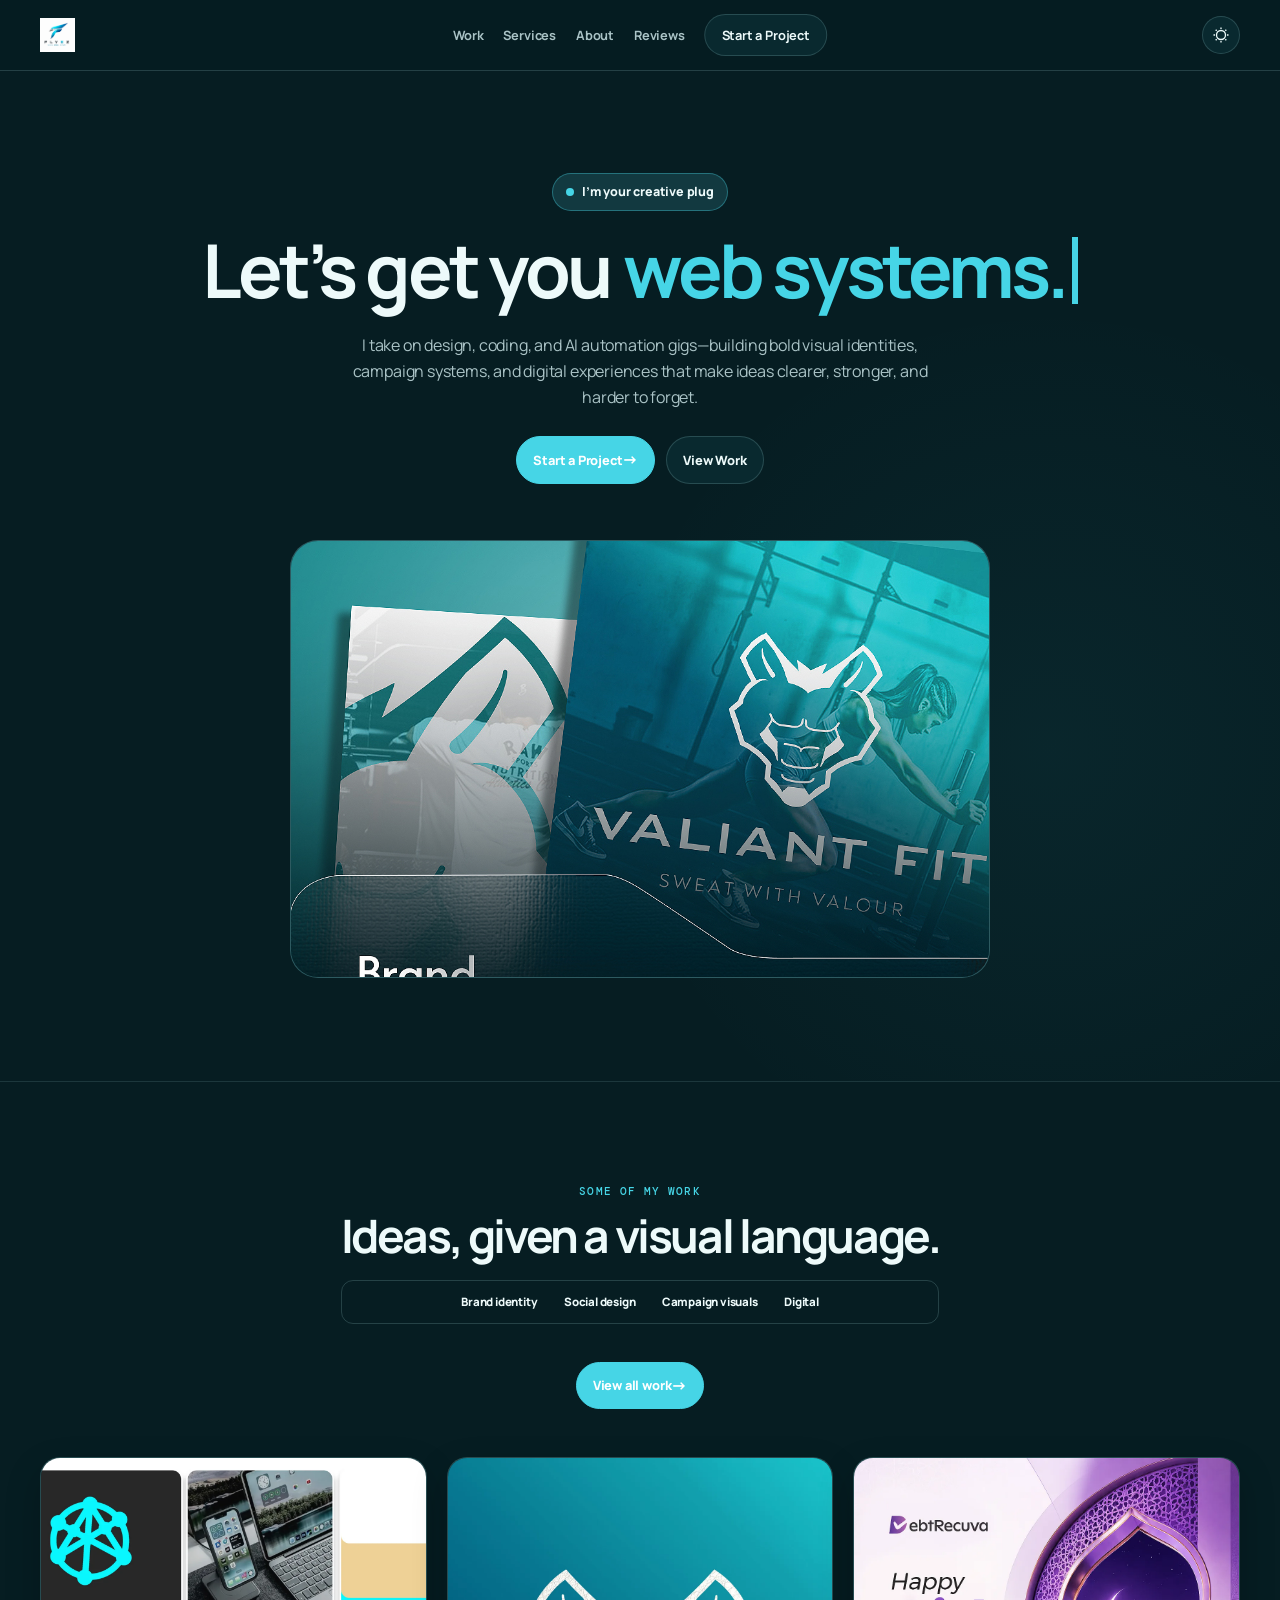
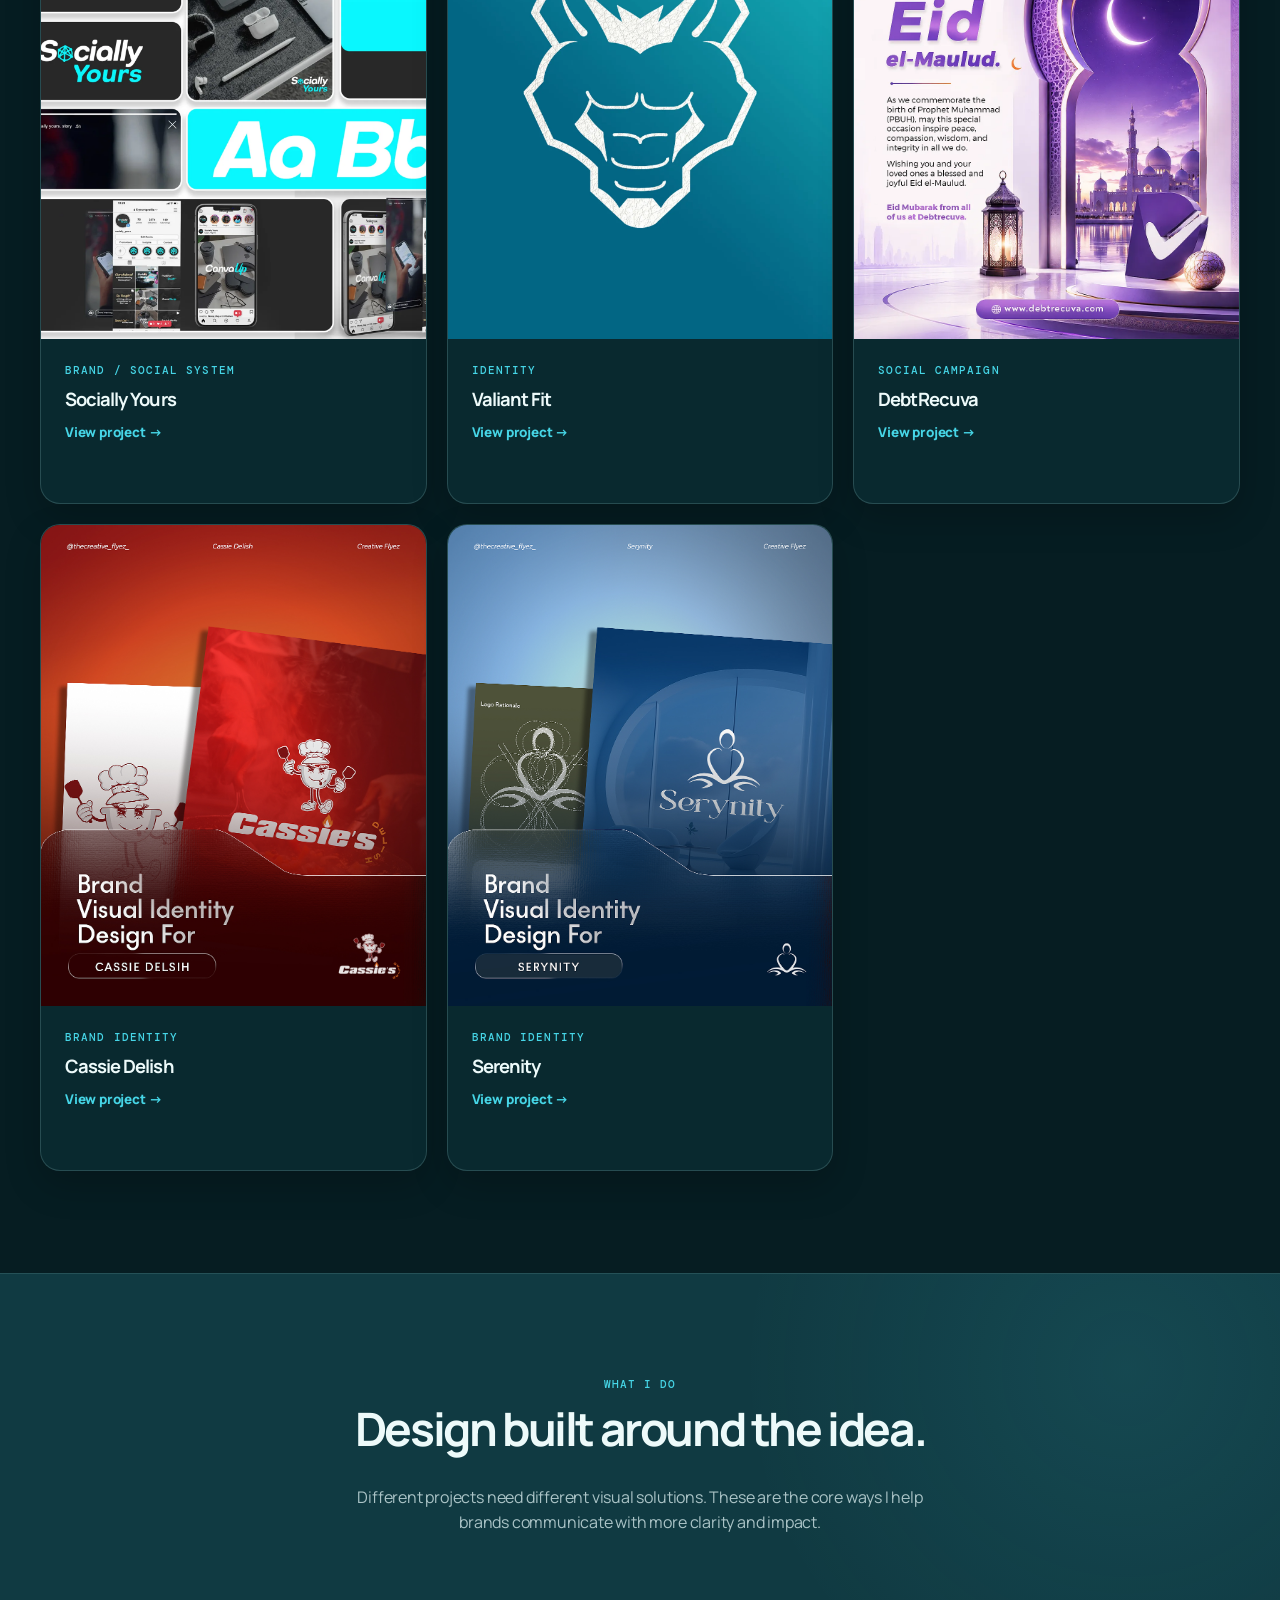
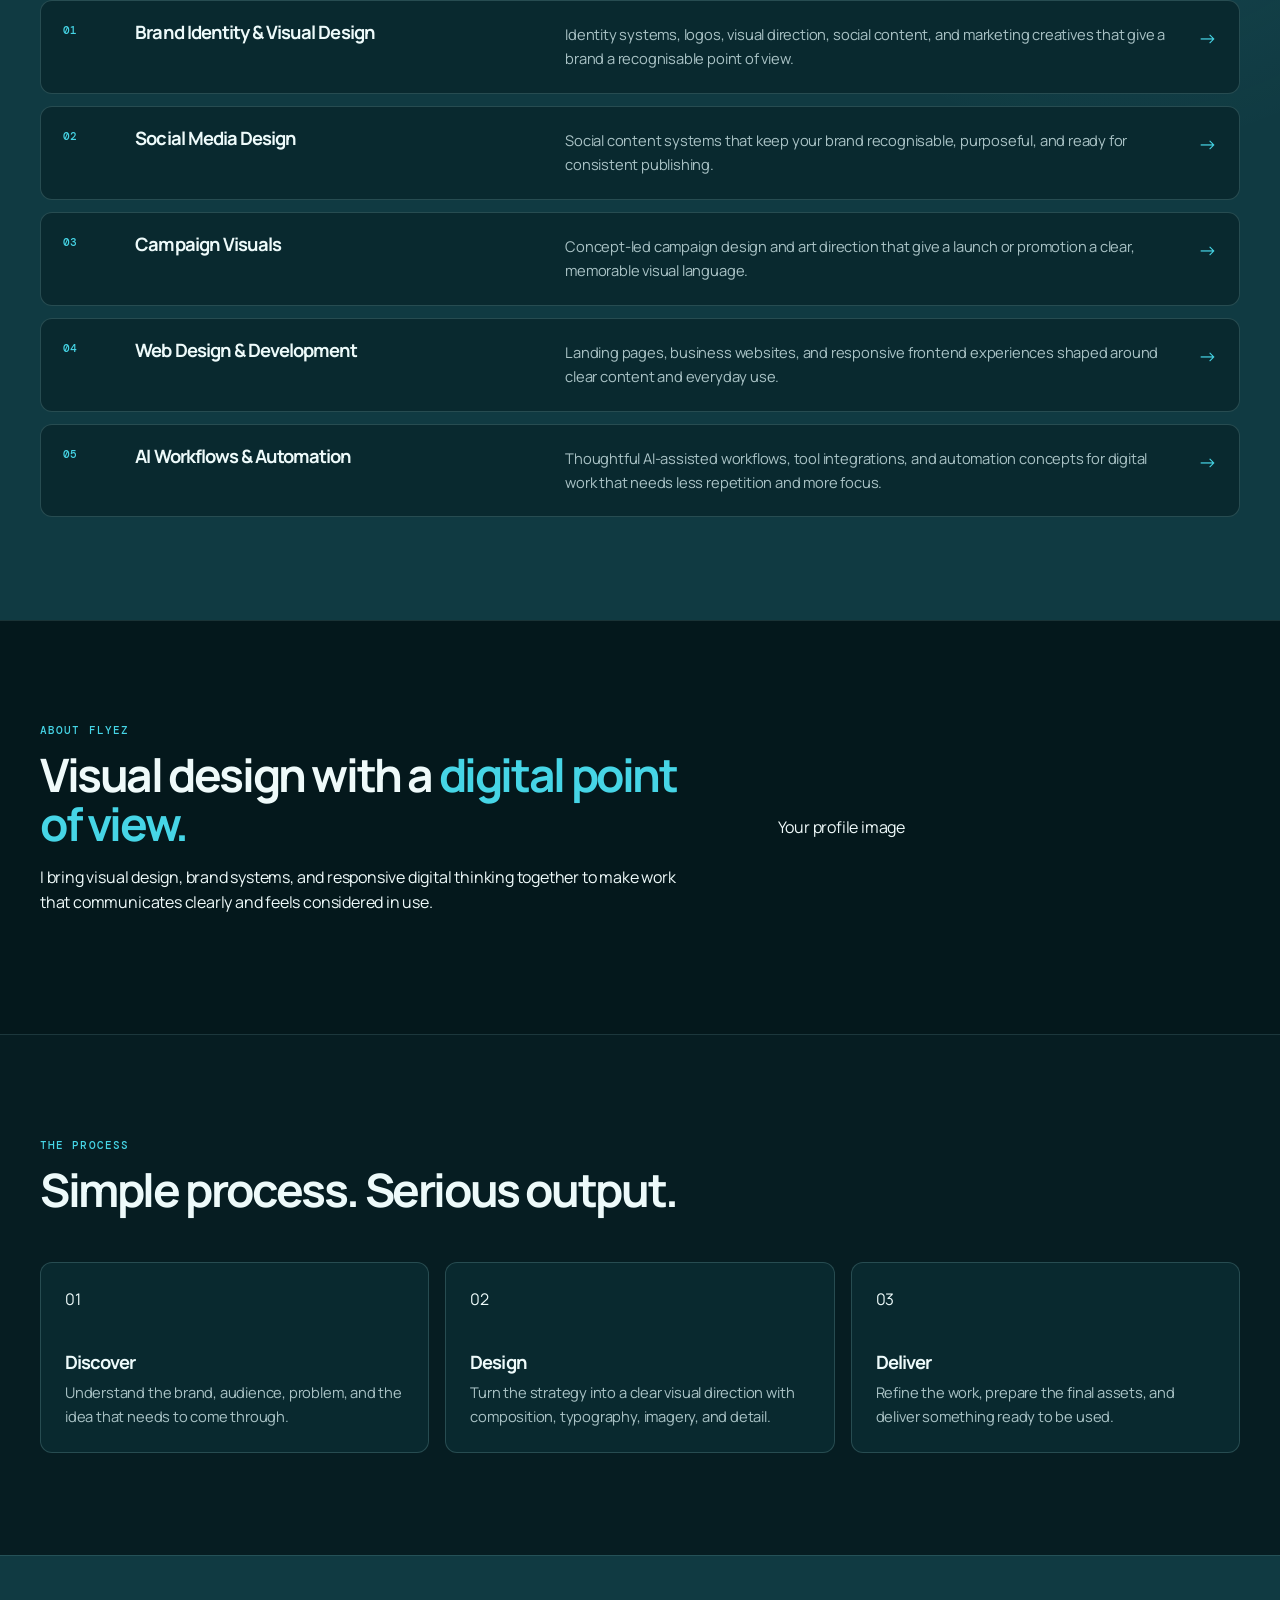
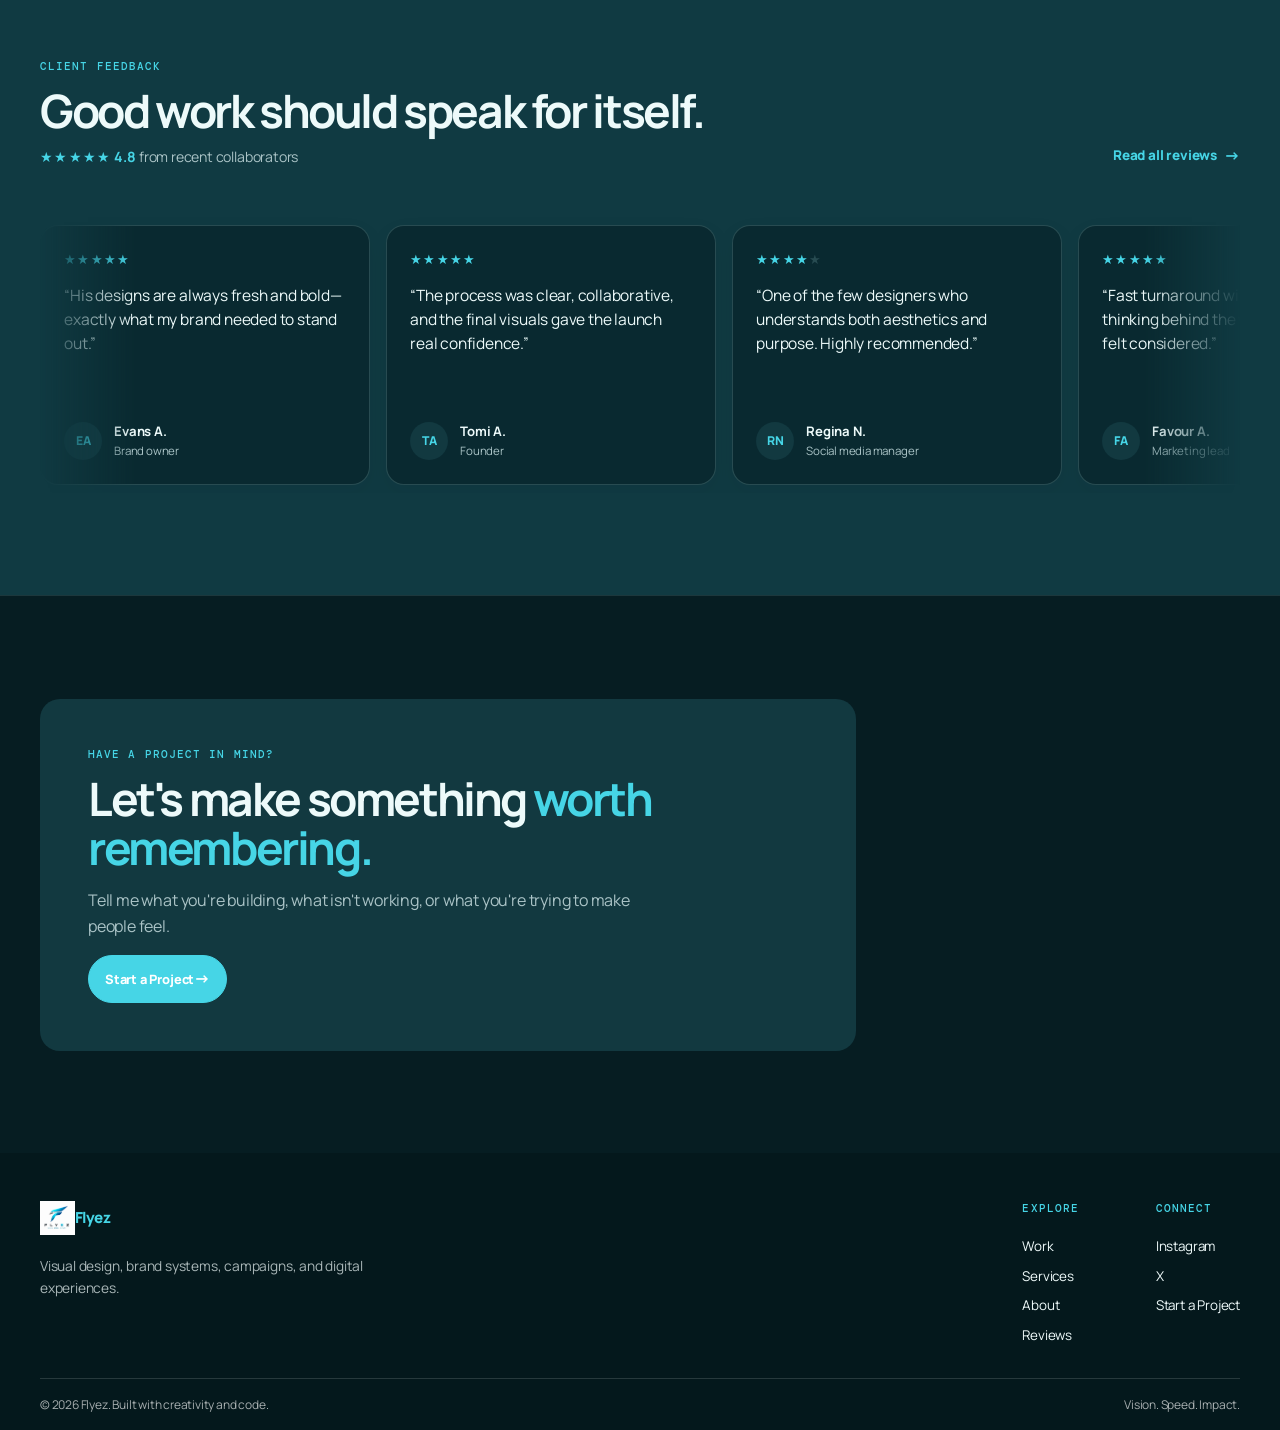
<file: index.html>
<!DOCTYPE html>
<html lang="en">
<head>
  <meta charset="UTF-8">
  <meta name="viewport" content="width=device-width, initial-scale=1.0">

  <title>Flyez | Creative Designer & Digital Creative</title>
  <meta name="description" content="Flyez creates bold brand identities, social media designs, campaign visuals, and digital experiences for brands that want to stand out.">
  <link rel="canonical" href="https://ace-flyez.github.io/my-portfolio/">
  <link rel="icon" href="site-assets/favicon.png" type="image/png">

  <meta property="og:type" content="website">
  <meta property="og:url" content="https://ace-flyez.github.io/my-portfolio/">
  <meta property="og:title" content="Flyez | Creative Designer & Digital Creative">
  <meta property="og:description" content="Bold visual identities, campaigns, social content, and digital experiences by Flyez.">
  <meta property="og:image" content="https://ace-flyez.github.io/my-portfolio/site-assets/social-preview.png">
  <meta name="twitter:card" content="summary_large_image">

  <link rel="stylesheet" href="styles.css">
  <script src="script.js" defer></script>
</head>

<body>

  <!--o NAVIGATION -->
  <nav class="navbar">
    <div class="container nav-content">

      <a class="brand" href="index.html" aria-label="Flyez home">
        <img src="optimized-images/Flyez New Logo.png" alt="">
      </a>

      <button
        class="nav-toggle"
        type="button"
        aria-expanded="false"
        aria-controls="primary-navigation"
      >
        <span class="visually-hidden">Toggle navigation</span>
        <span class="nav-toggle-bar"></span>
        <span class="nav-toggle-bar"></span>
        <span class="nav-toggle-bar"></span>
      </button>

      <button
        class="theme-toggle"
        type="button"
        aria-label="Switch to dark theme"
        aria-pressed="false"
      >
        <svg class="theme-icon icon-moon" aria-hidden="true" viewBox="0 0 24 24">
          <path d="M20.8 15.6A9 9 0 0 1 8.4 3.2 9 9 0 1 0 20.8 15.6Z"/>
        </svg>

        <svg class="theme-icon icon-sun" aria-hidden="true" viewBox="0 0 24 24">
          <path d="M12 18a6 6 0 1 0 0-12 6 6 0 0 0 0 12Zm0-16v2m0 16v2m10-10h-2M4 12H2m17.1-7.1-1.4 1.4M6.3 17.7l-1.4 1.4m14.2 0-1.4-1.4M6.3 6.3 4.9 4.9"/>
        </svg>
      </button>

      <ul class="nav-links" id="primary-navigation">
        <li><a href="work.html">Work</a></li>
        <li><a href="services.html">Services</a></li>
        <li><a href="about.html">About</a></li>
        <li><a href="testimonials.html">Reviews</a></li>
        <li><a class="nav-cta" href="contact.html">Start a Project</a></li>
      </ul>

    </div>
  </nav>


  <main>

    <!-- HERO -->
    <section class="hero">
      <div class="container hero-grid">

        <div class="hero-copy">

          <p class="hero-plug"><span aria-hidden="true"></span>I’m your creative plug</p>

          <h1><span class="hero-static">Let’s get you</span> <span class="hero-rotator" aria-live="polite">branded.</span></h1>

          <p class="hero-description">
            I take on design, coding, and AI automation gigs—building bold
            visual identities, campaign systems, and digital experiences that
            make ideas clearer, stronger, and harder to forget.
          </p>

          <div class="button-group hero-actions">
            <a href="contact.html" class="btn btn-primary">Start a Project <span aria-hidden="true">→</span></a>
            <a href="#work" class="btn btn-secondary">View Work</a>
          </div>

        </div>

        <div class="hero-visual">

          <div class="hero-image-frame">
            <img
              src="optimized-images/Valiant Fit Folder.jpg"
              alt="Socially Yours visual design project"
            >
          </div>

        </div>

      </div>
    </section>


    <!-- SELECTED WORK -->
    <section class="section work-section" id="work">

      <div class="container">

        <div class="section-heading">
          <div>
            <p class="eyebrow">SOME OF MY WORK</p>
            <h2>Ideas, given a visual language.</h2>
            <div class="work-filters" aria-label="Browse work by category">
              <a href="work.html#brand-identity">Brand identity</a>
              <a href="work.html#social-design">Social design</a>
              <a href="work.html#campaign-visuals">Campaign visuals</a>
              <a href="work.html#digital">Digital</a>
            </div>
          </div>

          <a class="btn view-all-work" href="work.html">
            View all work <span aria-hidden="true">↗</span>
          </a>
        </div>


        <div class="work-grid">

          <article class="project project-square">
            <a href="socially-yours.html" class="project-image">
              <img
                src="optimized-images/Presentatiion (Socially Yours).webp"
                alt="Socially Yours branding project"
                loading="lazy"
                decoding="async"
              >
            </a>

            <div class="project-info">
              <div>
                <p class="project-category">BRAND / SOCIAL SYSTEM</p>
                <h3>Socially Yours</h3>
              </div>

              <a href="socially-yours.html" class="project-arrow" aria-label="View Socially Yours project">
                ↗
              </a>
            </div>
          </article>


          <article class="project project-square">
            <a href="valiant-fit.html" class="project-image">
              <img
                src="optimized-images/Leather Print (Valinat Fit).webp"
                alt="Valiant Fit logo design"
                loading="lazy"
                decoding="async"
              >
            </a>

            <div class="project-info">
              <div>
                <p class="project-category">IDENTITY</p>
                <h3>Valiant Fit</h3>
              </div>

              <a href="valiant-fit.html" class="project-arrow" aria-label="View Valiant Fit project">
                ↗
              </a>
            </div>
          </article>


          <article class="project project-square">
            <a href="debtrecuva.html" class="project-image">
              <img
                src="optimized-images/Debtrecuva Wednesday, 26th August-Graphic.webp"
                alt="DebtRecuva social campaign design"
                loading="lazy"
                decoding="async"
              >
            </a>

            <div class="project-info">
              <div>
                <p class="project-category">SOCIAL CAMPAIGN</p>
                <h3>DebtRecuva</h3>
              </div>

              <a href="debtrecuva.html" class="project-arrow" aria-label="View DebtRecuva project">
                ↗
              </a>
            </div>
          </article>


          <article class="project project-portrait">
            <a href="cassie-delish.html" class="project-image">
              <img
                src="optimized-images/Cassie Folder.jpg"
                alt="Cassie Delish brand design"
                loading="lazy"
                decoding="async"
              >
            </a>

            <div class="project-info">
              <div>
                <p class="project-category">BRAND IDENTITY</p>
                <h3>Cassie Delish</h3>
              </div>

              <a href="cassie-delish.html" class="project-arrow" aria-label="View Cassie Delish project">
                ↗
              </a>
            </div>
          </article>

          <article class="project project-portrait">
            <a href="serenity.html" class="project-image">
              <img src="optimized-images/Serenity Folder.jpg" alt="Serenity brand identity project" loading="lazy" decoding="async">
            </a>
            <div class="project-info">
              <div>
                <p class="project-category">BRAND IDENTITY</p>
                <h3>Serenity</h3>
              </div>
              <a href="serenity.html" class="project-arrow" aria-label="View Serenity project">&#8599;</a>
            </div>
          </article>

        </div>

      </div>
    </section>


    <!-- SERVICES -->
    <section class="section services-section" id="services">

      <div class="container">

        <div class="section-heading">
          <div>
            <p class="eyebrow">WHAT I DO</p>
            <h2>Design built around the idea.</h2>
          </div>

          <p class="section-intro">
            Different projects need different visual solutions. These are the
            core ways I help brands communicate with more clarity and impact.
          </p>
        </div>


        <div class="services-list">

          <a class="service-row" href="services.html#brand-identity">
            <span class="service-number">01</span>

            <div class="service-main">
              <h3>Brand Identity &amp; Visual Design</h3>
              <p>Identity systems, logos, visual direction, social content, and marketing creatives that give a brand a recognisable point of view.</p>
            </div>

            <span class="service-arrow" aria-hidden="true">↗</span>
          </a>


          <a class="service-row" href="services.html#social-design">
            <span class="service-number">02</span>

            <div class="service-main">
              <h3>Social Media Design</h3>
              <p>Social content systems that keep your brand recognisable, purposeful, and ready for consistent publishing.</p>
            </div>

            <span class="service-arrow" aria-hidden="true">↗</span>
          </a>


          <a class="service-row" href="services.html#campaign-visuals">
            <span class="service-number">03</span>

            <div class="service-main">
              <h3>Campaign Visuals</h3>
              <p>Concept-led campaign design and art direction that give a launch or promotion a clear, memorable visual language.</p>
            </div>

            <span class="service-arrow" aria-hidden="true">↗</span>
          </a>


          <a class="service-row" href="services.html#web-design">
            <span class="service-number">04</span>

            <div class="service-main">
              <h3>Web Design &amp; Development</h3>
              <p>Landing pages, business websites, and responsive frontend experiences shaped around clear content and everyday use.</p>
            </div>

            <span class="service-arrow" aria-hidden="true">↗</span>
          </a>

          <a class="service-row" href="services.html#ai-automation">
            <span class="service-number">05</span>

            <div class="service-main">
              <h3>AI Workflows &amp; Automation</h3>
              <p>Thoughtful AI-assisted workflows, tool integrations, and automation concepts for digital work that needs less repetition and more focus.</p>
            </div>

            <span class="service-arrow" aria-hidden="true">â†—</span>
          </a>

        </div>

      </div>
    </section>


    <!-- ABOUT -->
    <section class="section philosophy-section">

      <div class="container">

        <div class="philosophy">

          <div class="about-home-copy">
            <p class="eyebrow">ABOUT FLYEZ</p>
            <h2>Visual design with a <span>digital point of view.</span></h2>
            <p>I bring visual design, brand systems, and responsive digital thinking together to make work that communicates clearly and feels considered in use.</p>
          </div>
          <div class="profile-placeholder" role="img" aria-label="Profile photo placeholder"><span>Your profile image</span></div>

        </div>

      </div>
    </section>


    <!-- PROCESS -->
    <section class="section process-section">

      <div class="container">

        <div class="section-heading">
          <div>
            <p class="eyebrow">THE PROCESS</p>
            <h2>Simple process. Serious output.</h2>
          </div>
        </div>


        <div class="process-grid">

          <article class="process-step">
            <span>01</span>
            <h3>Discover</h3>
            <p>
              Understand the brand, audience, problem, and the idea that
              needs to come through.
            </p>
          </article>


          <article class="process-step">
            <span>02</span>
            <h3>Design</h3>
            <p>
              Turn the strategy into a clear visual direction with
              composition, typography, imagery, and detail.
            </p>
          </article>


          <article class="process-step">
            <span>03</span>
            <h3>Deliver</h3>
            <p>
              Refine the work, prepare the final assets, and deliver
              something ready to be used.
            </p>
          </article>

        </div>

      </div>
    </section>


    <!-- PROOF -->
    <section class="section proof-section">

      <div class="container">

        <div class="section-heading">
          <div>
            <p class="eyebrow">CLIENT FEEDBACK</p>
            <h2>Good work should speak for itself.</h2>
            <p class="review-average"><span aria-hidden="true">★★★★★</span> <strong>4.8</strong> from recent collaborators</p>
          </div>

          <a class="text-link" href="testimonials.html">
            Read all reviews <span aria-hidden="true">↗</span>
          </a>
        </div>


        <div class="reviews-marquee" aria-label="Client feedback">
          <div class="reviews-track">
            <article class="review-card">
              <p class="review-stars" aria-label="Five out of five stars">★★★★★</p>
              <p>“His designs are always fresh and bold—exactly what my brand needed to stand out.”</p>
              <div class="review-card-author"><span>EA</span><div><strong>Evans A.</strong><small>Brand owner</small></div></div>
            </article>
            <article class="review-card">
              <p class="review-stars" aria-label="Five out of five stars">★★★★★</p>
              <p>“The process was clear, collaborative, and the final visuals gave the launch real confidence.”</p>
              <div class="review-card-author"><span>TA</span><div><strong>Tomi A.</strong><small>Founder</small></div></div>
            </article>
            <article class="review-card">
              <p class="review-stars" aria-label="Four out of five stars">★★★★<span>★</span></p>
              <p>“One of the few designers who understands both aesthetics and purpose. Highly recommended.”</p>
              <div class="review-card-author"><span>RN</span><div><strong>Regina N.</strong><small>Social media manager</small></div></div>
            </article>
            <article class="review-card">
              <p class="review-stars" aria-label="Five out of five stars">★★★★★</p>
              <p>“Fast turnaround without losing the thinking behind the work. Every detail felt considered.”</p>
              <div class="review-card-author"><span>FA</span><div><strong>Favour A.</strong><small>Marketing lead</small></div></div>
            </article>
            <article class="review-card" aria-hidden="true">
              <p class="review-stars">★★★★★</p>
              <p>“His designs are always fresh and bold—exactly what my brand needed to stand out.”</p>
              <div class="review-card-author"><span>EA</span><div><strong>Evans A.</strong><small>Brand owner</small></div></div>
            </article>
            <article class="review-card" aria-hidden="true">
              <p class="review-stars">★★★★★</p>
              <p>“The process was clear, collaborative, and the final visuals gave the launch real confidence.”</p>
              <div class="review-card-author"><span>TA</span><div><strong>Tomi A.</strong><small>Founder</small></div></div>
            </article>
            <article class="review-card" aria-hidden="true">
              <p class="review-stars">★★★★<span>★</span></p>
              <p>“One of the few designers who understands both aesthetics and purpose. Highly recommended.”</p>
              <div class="review-card-author"><span>RN</span><div><strong>Regina N.</strong><small>Social media manager</small></div></div>
            </article>
            <article class="review-card" aria-hidden="true">
              <p class="review-stars">★★★★★</p>
              <p>“Fast turnaround without losing the thinking behind the work. Every detail felt considered.”</p>
              <div class="review-card-author"><span>FA</span><div><strong>Favour A.</strong><small>Marketing lead</small></div></div>
            </article>
          </div>
        </div>

        <div class="featured-testimonial featured-testimonial-note">

          <div class="quote-mark" aria-hidden="true">“</div>

          <blockquote>
            His designs are always fresh and bold, exactly what my brand
            needed to stand out!
          </blockquote>

          <div class="testimonial-source">
            <strong>Evans A.</strong>
            <span>Brand Owner</span>
          </div>

        </div>

      </div>
    </section>


    <!-- FINAL CTA -->
    <section class="section final-cta-section">

      <div class="container">

        <div class="final-cta">

          <p class="eyebrow">HAVE A PROJECT IN MIND?</p>

          <h2>
            Let's make something
            <span>worth remembering.</span>
          </h2>

          <p>
            Tell me what you're building, what isn't working, or what
            you're trying to make people feel.
          </p>

          <a href="contact.html" class="btn">
            Start a Project <span aria-hidden="true">↗</span>
          </a>

        </div>

      </div>
    </section>

  </main>


  <!-- FOOTER -->
  <footer class="site-footer">
    <div class="container footer-inner">

      <div class="footer-brand">
        <a class="brand" href="index.html" aria-label="Flyez home">
          <img src="optimized-images/Flyez New Logo.png" alt="">
          <span>Flyez</span>
        </a>

        <p>
          Visual design, brand systems, campaigns, and digital experiences.
        </p>
      </div>


      <div class="footer-links">

        <div>
          <span class="footer-heading">Explore</span>
          <a href="services.html">Work</a>
          <a href="services.html#services">Services</a>
          <a href="about.html">About</a>
          <a href="testimonials.html">Reviews</a>
        </div>

        <div>
          <span class="footer-heading">Connect</span>
          <a href="https://www.instagram.com/flyez_designs/" target="_blank" rel="noopener noreferrer">
            Instagram
          </a>
          <a href="https://x.com/ace_flyezzz" target="_blank" rel="noopener noreferrer">
            X
          </a>
          <a href="contact.html">Start a Project</a>
        </div>

      </div>

    </div>


    <div class="container footer-bottom">
      <p>&copy; 2026 Flyez. Built with creativity and code.</p>
      <span>Vision. Speed. Impact.</span>
    </div>
  </footer>

</body>
</html>
</file>
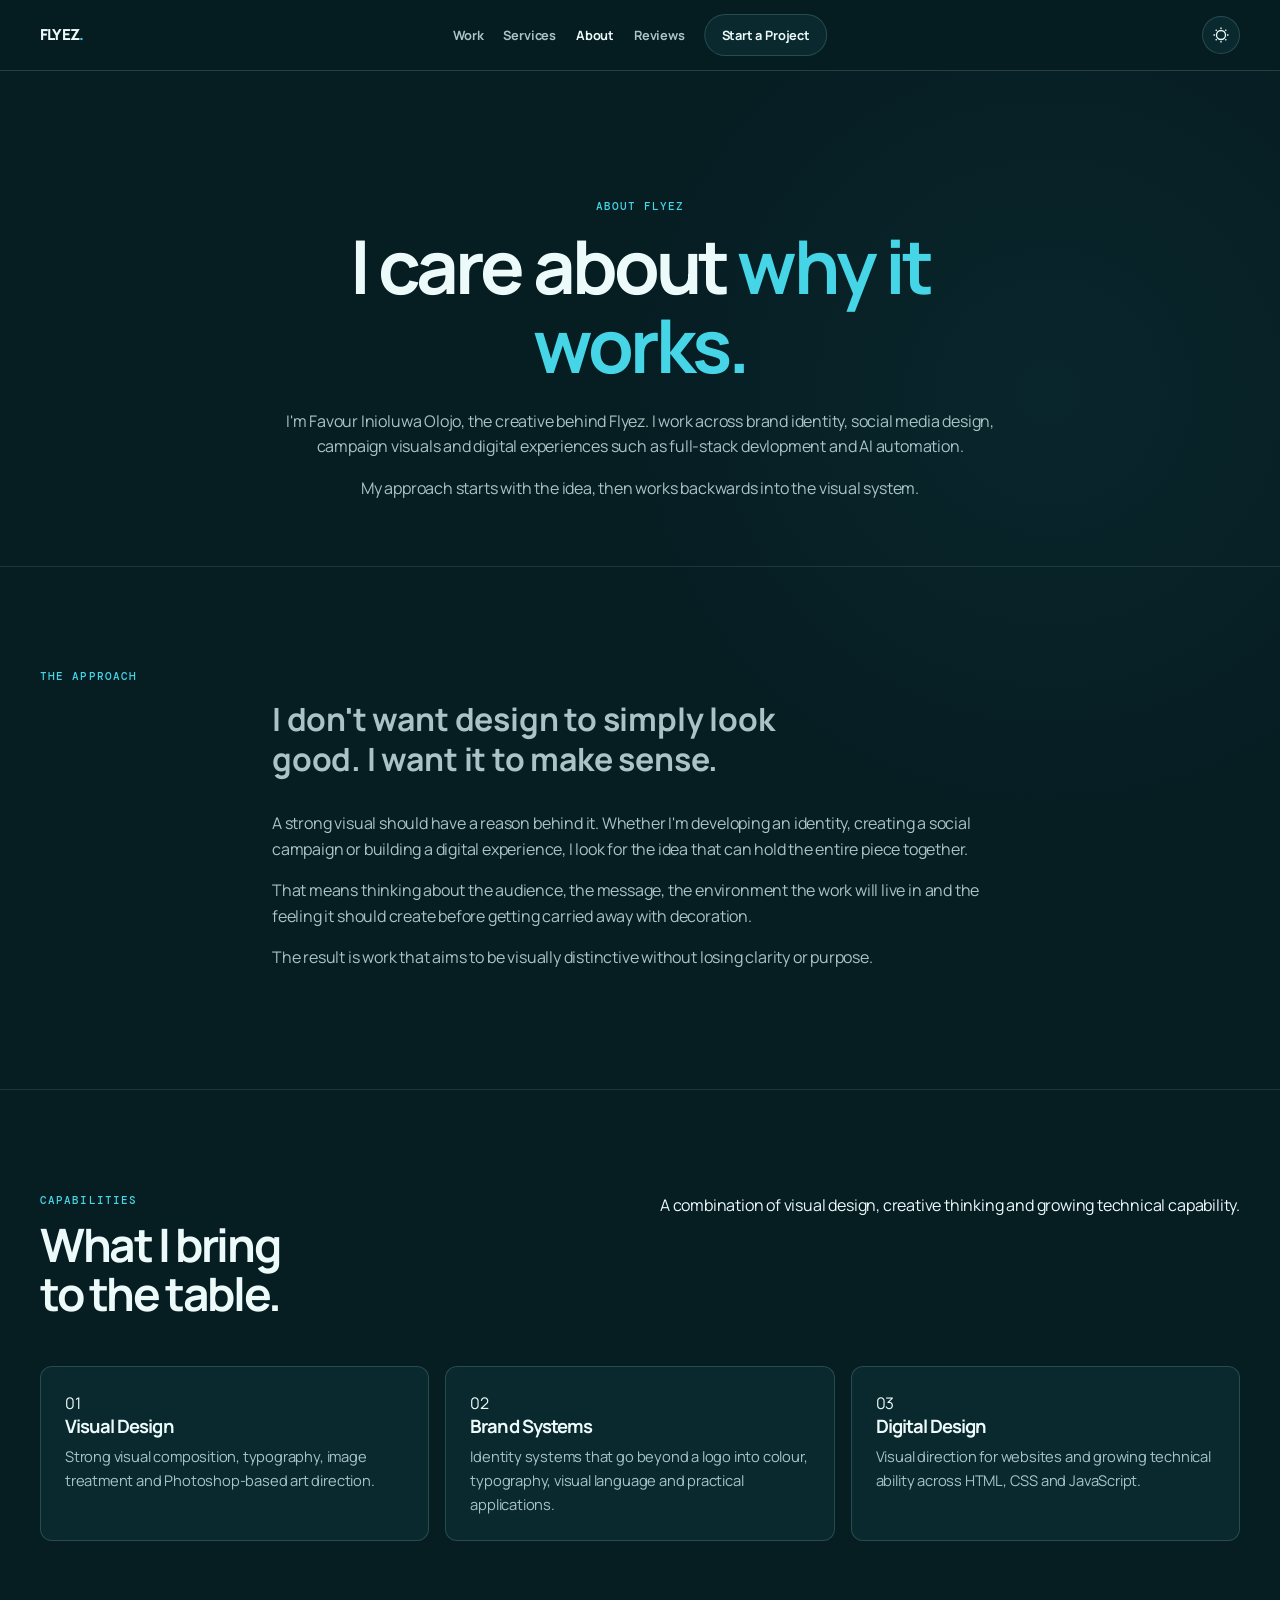
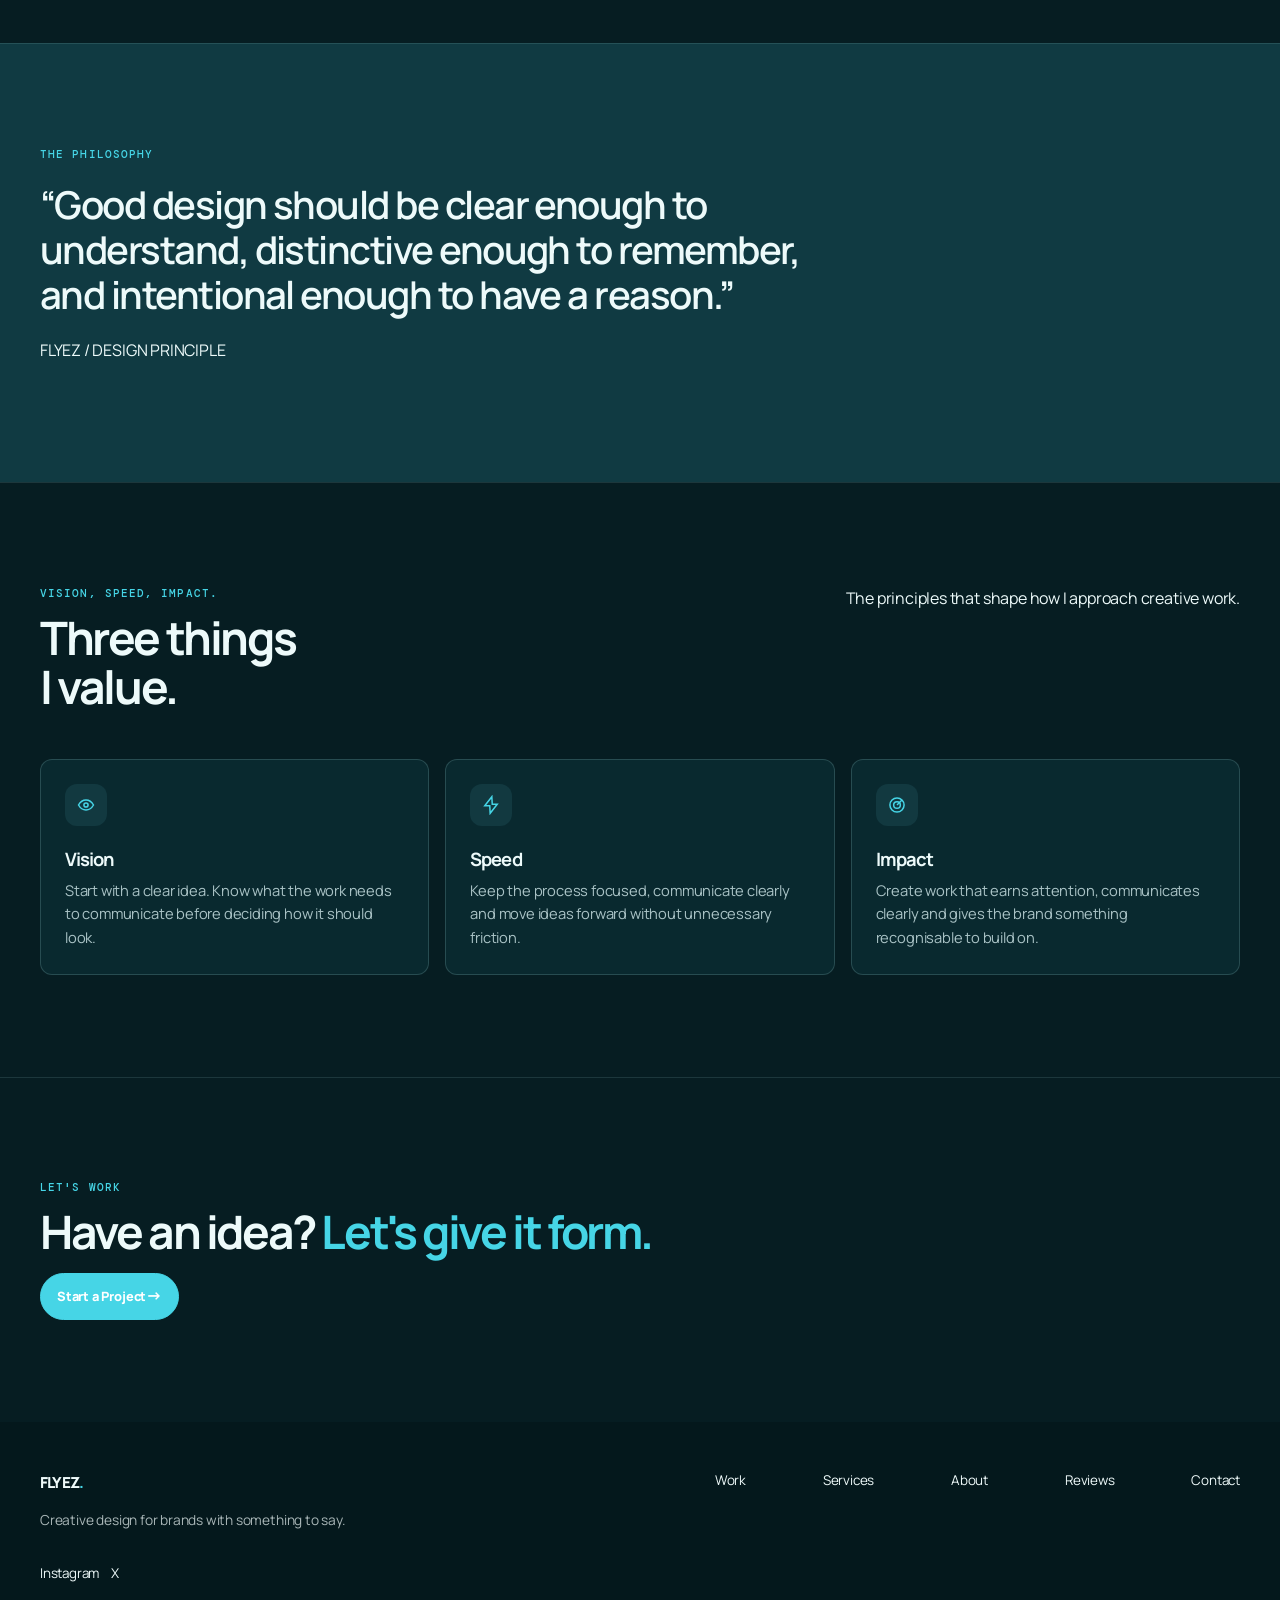
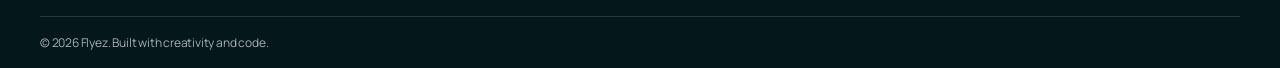
<file: about.html>
<!DOCTYPE html>
<html lang="en">
<head>
  <meta charset="UTF-8">
  <meta name="viewport" content="width=device-width, initial-scale=1.0">

  <title>About | Flyez</title>
  <meta
    name="description"
    content="Learn about Flyez, a creative designer focused on brand identity, social media design, campaign visuals and digital experiences."
  >

  <link rel="canonical" href="https://ace-flyez.github.io/my-portfolio/about.html">
  <link rel="icon" href="site-assets/favicon.png" type="image/png">

  <meta property="og:title" content="About Flyez">
  <meta
    property="og:description"
    content="The creative thinking, capabilities and approach behind Flyez."
  >
  <meta property="og:type" content="website">
  <meta property="og:url" content="https://ace-flyez.github.io/my-portfolio/about.html">
  <meta property="og:image" content="https://ace-flyez.github.io/my-portfolio/site-assets/social-preview.png">

  <link rel="stylesheet" href="styles.css">
  <script src="script.js" defer></script>
</head>

<body>

  <header class="navbar">
    <div class="container nav-content">

      <a href="index.html" class="brand" aria-label="Flyez home">
        FLYEZ<span>.</span>
      </a>

      <button
        class="nav-toggle"
        type="button"
        aria-label="Open navigation"
        aria-expanded="false"
      >
        <span></span>
        <span></span>
      </button>

      <nav class="nav-links" aria-label="Main navigation">
        <a href="work.html">Work</a>
        <a href="services.html">Services</a>
        <a href="about.html" class="active" aria-current="page">About</a>
        <a href="testimonials.html">Reviews</a>
        <a href="contact.html" class="nav-cta">Start a Project</a>
      </nav>

      <button
        class="theme-toggle"
        type="button"
        aria-label="Switch theme"
        aria-pressed="false"
      >
        <svg class="theme-icon icon-moon" aria-hidden="true" viewBox="0 0 24 24">
          <path d="M20.8 15.6A9 9 0 0 1 8.4 3.2 9 9 0 1 0 20.8 15.6Z"/>
        </svg>
        <svg class="theme-icon icon-sun" aria-hidden="true" viewBox="0 0 24 24">
          <path d="M12 18a6 6 0 1 0 0-12 6 6 0 0 0 0 12Zm0-16v2m0 16v2m10-10h-2M4 12H2m17.1-7.1-1.4 1.4M6.3 17.7l-1.4 1.4m14.2 0-1.4-1.4M6.3 6.3 4.9 4.9"/>
        </svg>
      </button>

    </div>
  </header>


  <main>

    <!-- INTRO -->
    <section class="about-hero">

      <div class="container about-intro-layout">

        <p class="eyebrow">ABOUT FLYEZ</p>

        <div class="about-hero-grid">

          <h1>
            I care about
            <span>why it works.</span>
          </h1>

          <div class="about-intro">
            <p>
              I'm Favour Inioluwa Olojo, the creative behind Flyez.
              I work across brand identity, social media design,
              campaign visuals and digital experiences such as full-stack devlopment and AI automation.
            </p>

            <p>
              My approach starts with the idea, then works backwards
              into the visual system.
            </p>
          </div>

        </div>

      </div>

    </section>


    <!-- STORY -->
    <section class="about-story">

      <div class="container about-approach-layout">

        <div class="about-story-grid">

          <div class="about-story-label">
            <p class="eyebrow">THE APPROACH</p>
          </div>

          <div class="about-story-content">

            <p class="about-lead">
              I don't want design to simply look good.
              I want it to make sense.
            </p>

            <p>
              A strong visual should have a reason behind it. Whether I'm
              developing an identity, creating a social campaign or building
              a digital experience, I look for the idea that can hold the
              entire piece together.
            </p>

            <p>
              That means thinking about the audience, the message, the
              environment the work will live in and the feeling it should
              create before getting carried away with decoration.
            </p>

            <p>
              The result is work that aims to be visually distinctive without
              losing clarity or purpose.
            </p>

          </div>

        </div>

      </div>

    </section>


    <!-- CAPABILITIES -->
    <section class="about-capabilities">

      <div class="container about-capabilities-layout">

        <div class="section-heading-row">

          <div>
            <p class="eyebrow">CAPABILITIES</p>
            <h2>What I bring<br>to the table.</h2>
          </div>

          <p>
            A combination of visual design, creative thinking and growing
            technical capability.
          </p>

        </div>


        <div class="capability-grid">

          <div class="capability-item">
            <span>01</span>
            <h3>Visual Design</h3>
            <p>
              Strong visual composition, typography, image treatment and
              Photoshop-based art direction.
            </p>
          </div>

          <div class="capability-item">
            <span>02</span>
            <h3>Brand Systems</h3>
            <p>
              Identity systems that go beyond a logo into colour, typography,
              visual language and practical applications.
            </p>
          </div>

          <div class="capability-item">
            <span>03</span>
            <h3>Digital Design</h3>
            <p>
              Visual direction for websites and growing technical ability
              across HTML, CSS and JavaScript.
            </p>
          </div>

        </div>

      </div>

    </section>


    <!-- PHILOSOPHY -->
    <section class="about-statement">

      <div class="container">

        <p class="eyebrow">THE PHILOSOPHY</p>

        <blockquote>
          “Good design should be clear enough to understand,
          distinctive enough to remember,
          and intentional enough to have a reason.”
        </blockquote>

        <p class="statement-credit">
          FLYEZ / DESIGN PRINCIPLE
        </p>

      </div>

    </section>


    <!-- VISION SPEED IMPACT -->
    <section class="about-values">

      <div class="container about-values-layout">

        <div class="section-heading-row">

          <div>
            <p class="eyebrow">VISION, SPEED, IMPACT.</p>
            <h2>Three things<br>I value.</h2>
          </div>

          <p>
            The principles that shape how I approach creative work.
          </p>

        </div>


        <div class="values-grid">

          <div class="value-item">
            <span class="value-icon" aria-hidden="true"><svg viewBox="0 0 24 24"><path d="M3 12s3.4-6 9-6 9 6 9 6-3.4 6-9 6-9-6-9-6Z"/><circle cx="12" cy="12" r="2.5"/></svg></span>
            <h3>Vision</h3>
            <p>
              Start with a clear idea. Know what the work needs to communicate
              before deciding how it should look.
            </p>
          </div>

          <div class="value-item">
            <span class="value-icon" aria-hidden="true"><svg viewBox="0 0 24 24"><path d="M13 2 4.5 13h6L11 22l8.5-11h-6L13 2Z"/></svg></span>
            <h3>Speed</h3>
            <p>
              Keep the process focused, communicate clearly and move ideas
              forward without unnecessary friction.
            </p>
          </div>

          <div class="value-item">
            <span class="value-icon" aria-hidden="true"><svg viewBox="0 0 24 24"><circle cx="12" cy="12" r="8.5"/><circle cx="12" cy="12" r="4"/><path d="m12 12 6-6"/></svg></span>
            <h3>Impact</h3>
            <p>
              Create work that earns attention, communicates clearly and gives
              the brand something recognisable to build on.
            </p>
          </div>

        </div>

      </div>

    </section>


    <!-- CTA -->
    <section class="about-cta">

      <div class="container">

        <p class="eyebrow">LET'S WORK</p>

        <h2>
          Have an idea?
          <span>Let's give it form.</span>
        </h2>

        <a href="contact.html" class="button button-primary">
          Start a Project <span>↗</span>
        </a>

      </div>

    </section>

  </main>


  <footer class="site-footer">

    <div class="container footer-inner">

      <div>
        <a href="index.html" class="brand">
          FLYEZ<span>.</span>
        </a>

        <p>
          Creative design for brands with something to say.
        </p>
      </div>

      <div class="footer-links">
        <a href="work.html">Work</a>
        <a href="services.html">Services</a>
        <a href="about.html">About</a>
        <a href="testimonials.html">Reviews</a>
        <a href="contact.html">Contact</a>
      </div>

      <div class="footer-socials">
        <a href="https://www.instagram.com/flyez_designs/" target="_blank" rel="noopener noreferrer">Instagram</a>
        <a href="https://x.com/ace_flyezzz" target="_blank" rel="noopener noreferrer">X</a>
      </div>

    </div>

    <div class="container footer-bottom">
      <p>© 2026 Flyez. Built with creativity and code.</p>
    </div>

  </footer>

</body>
</html>
</file>
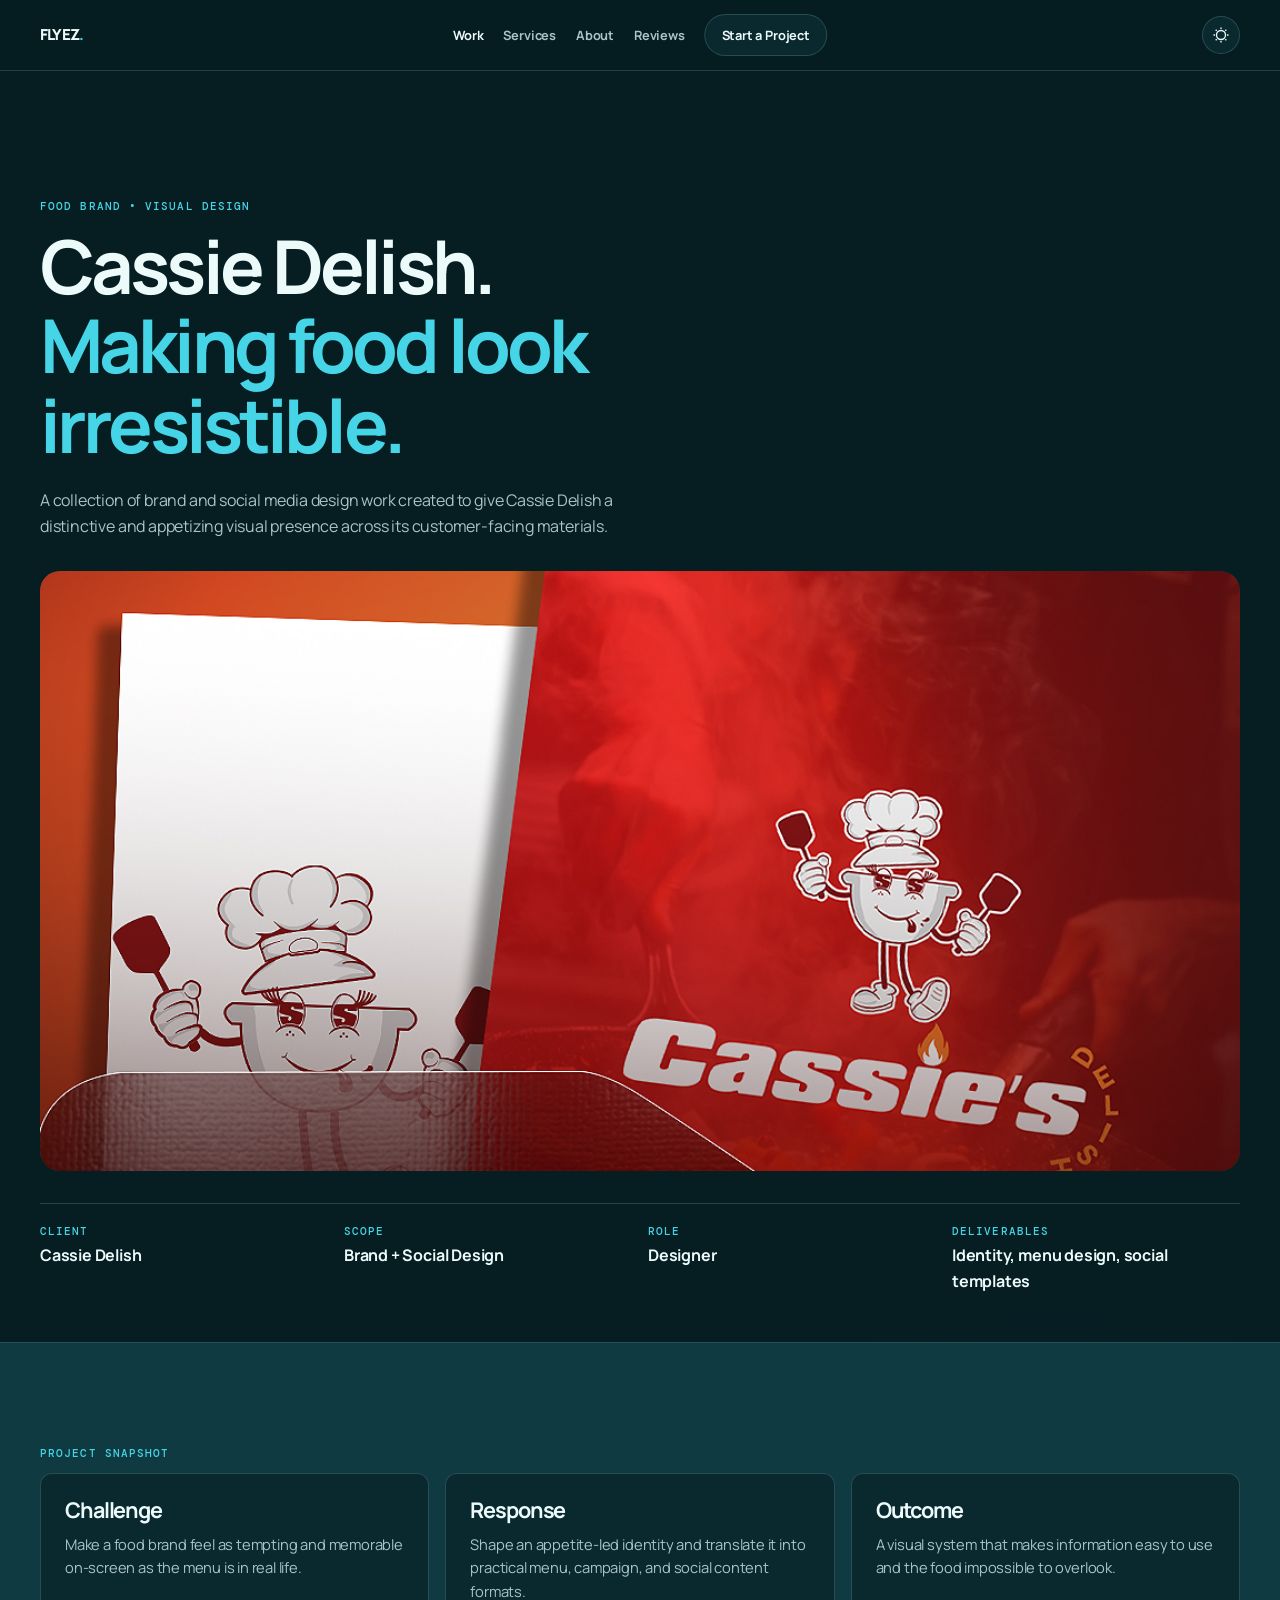
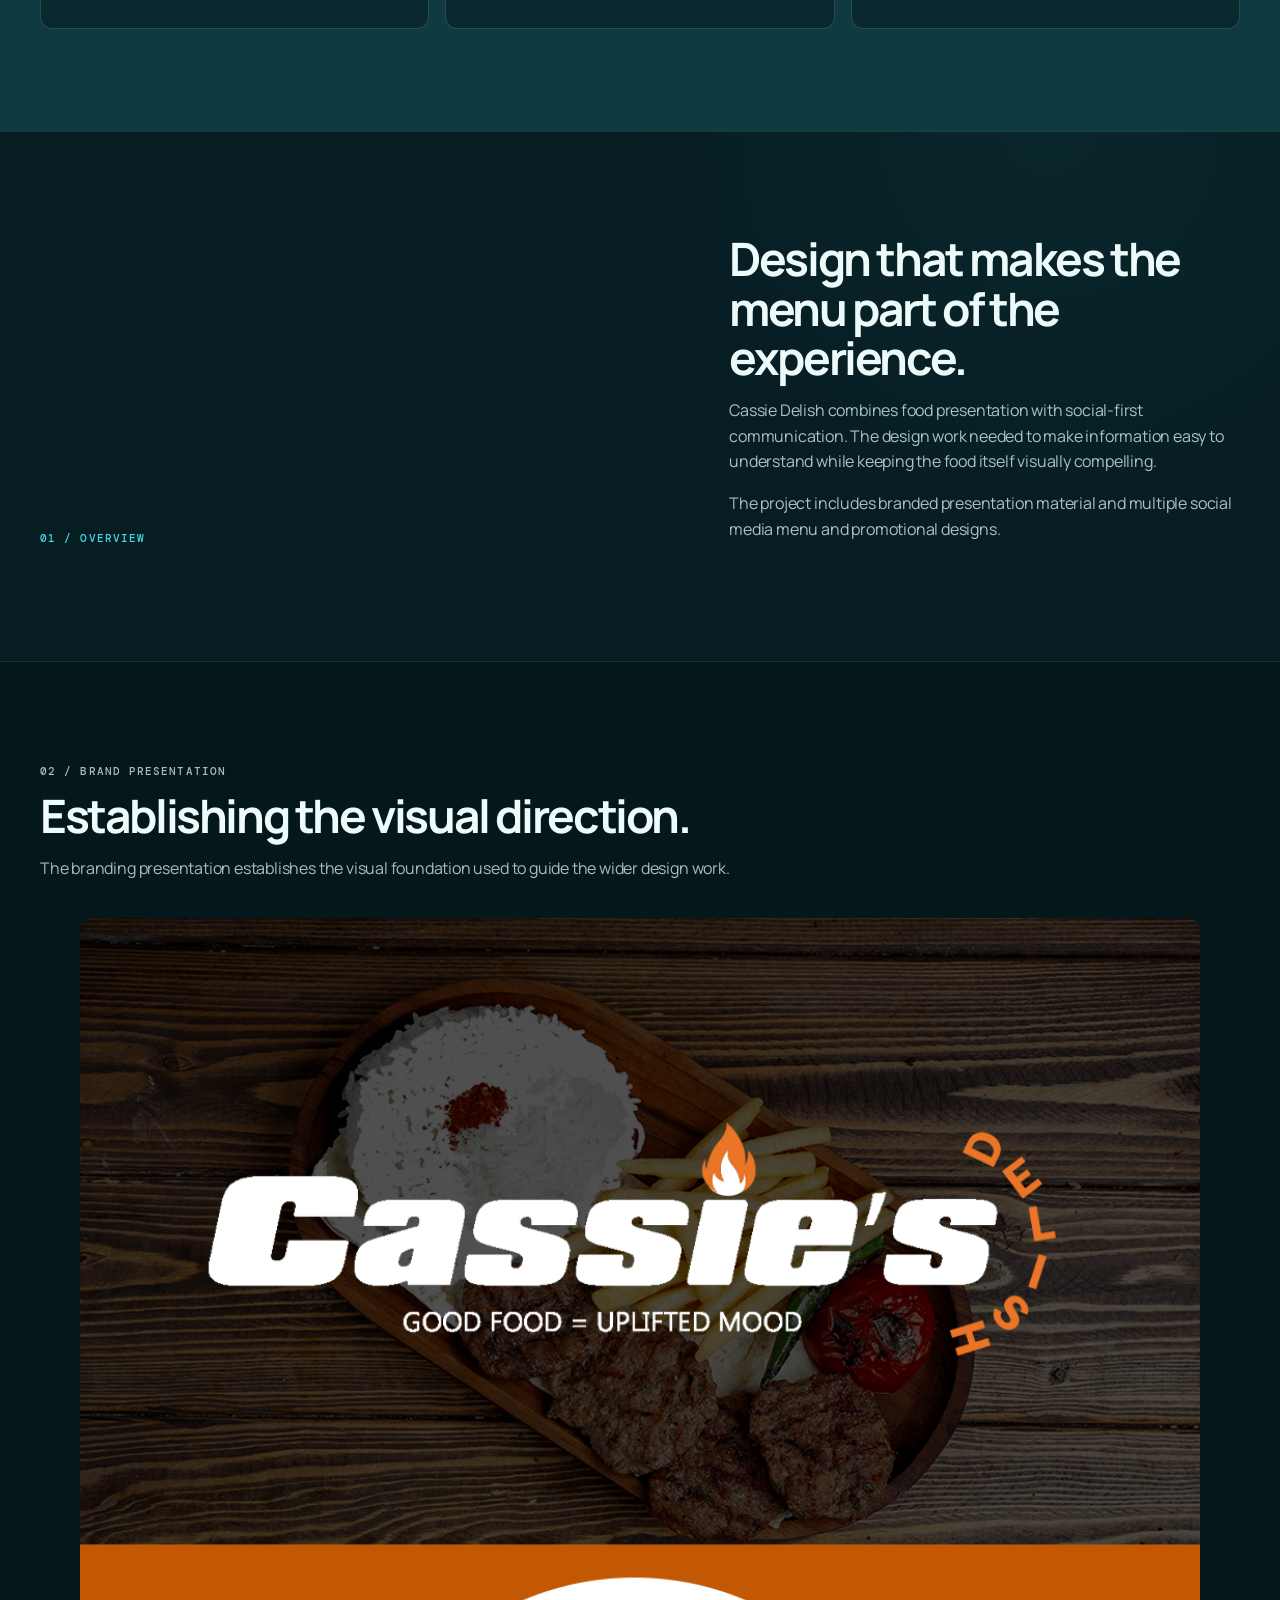
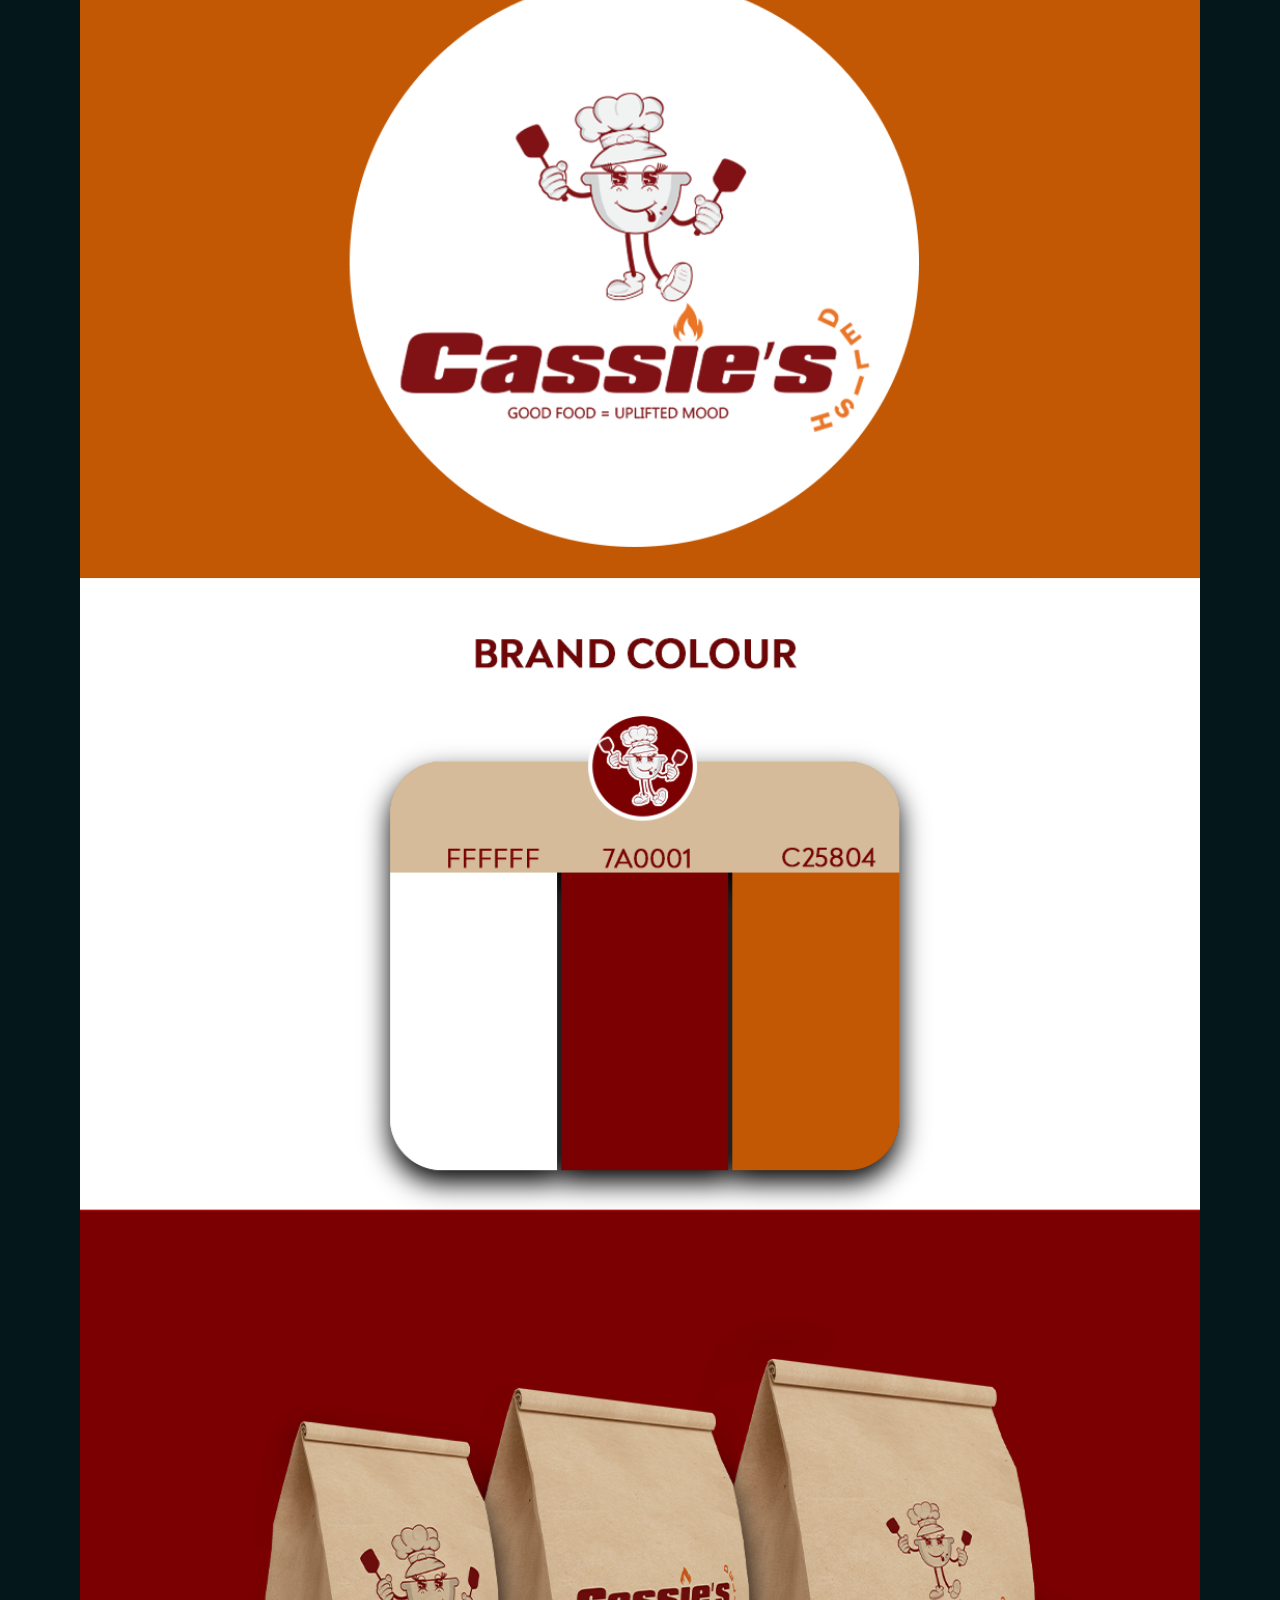
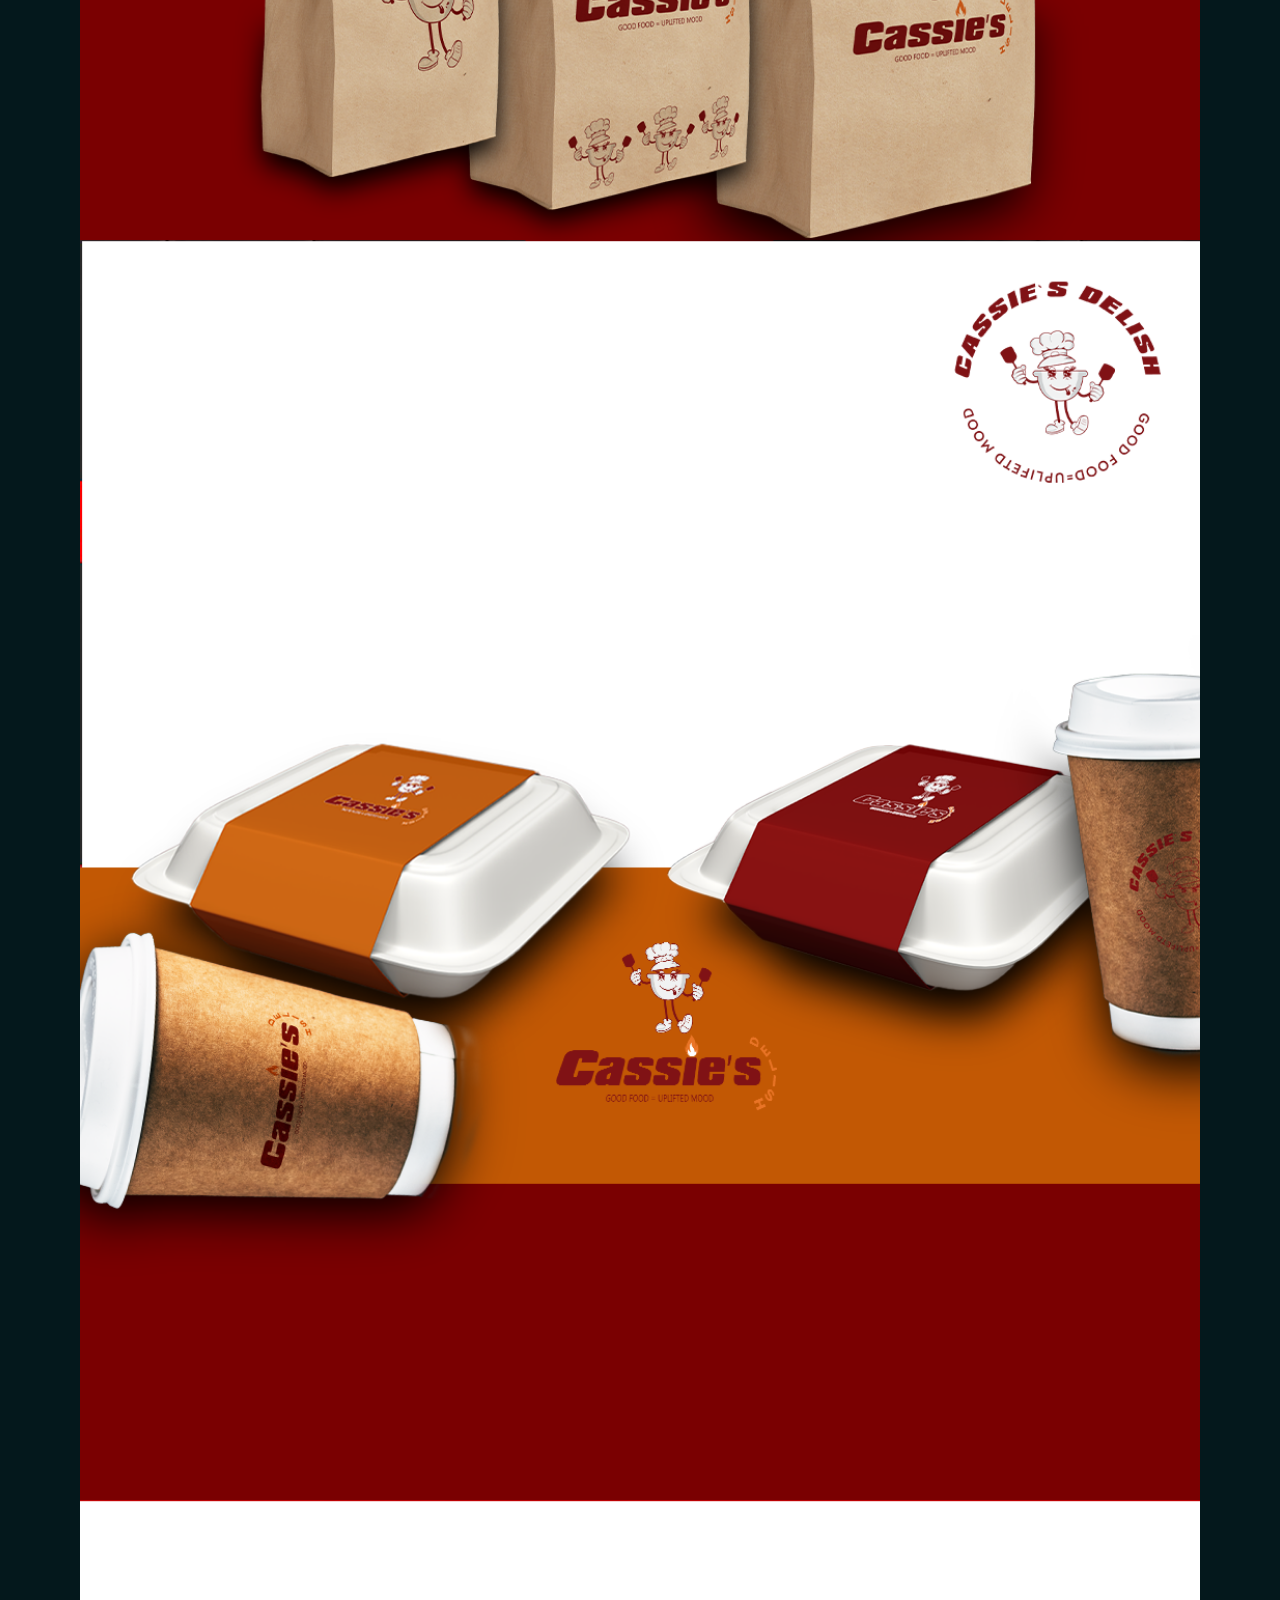
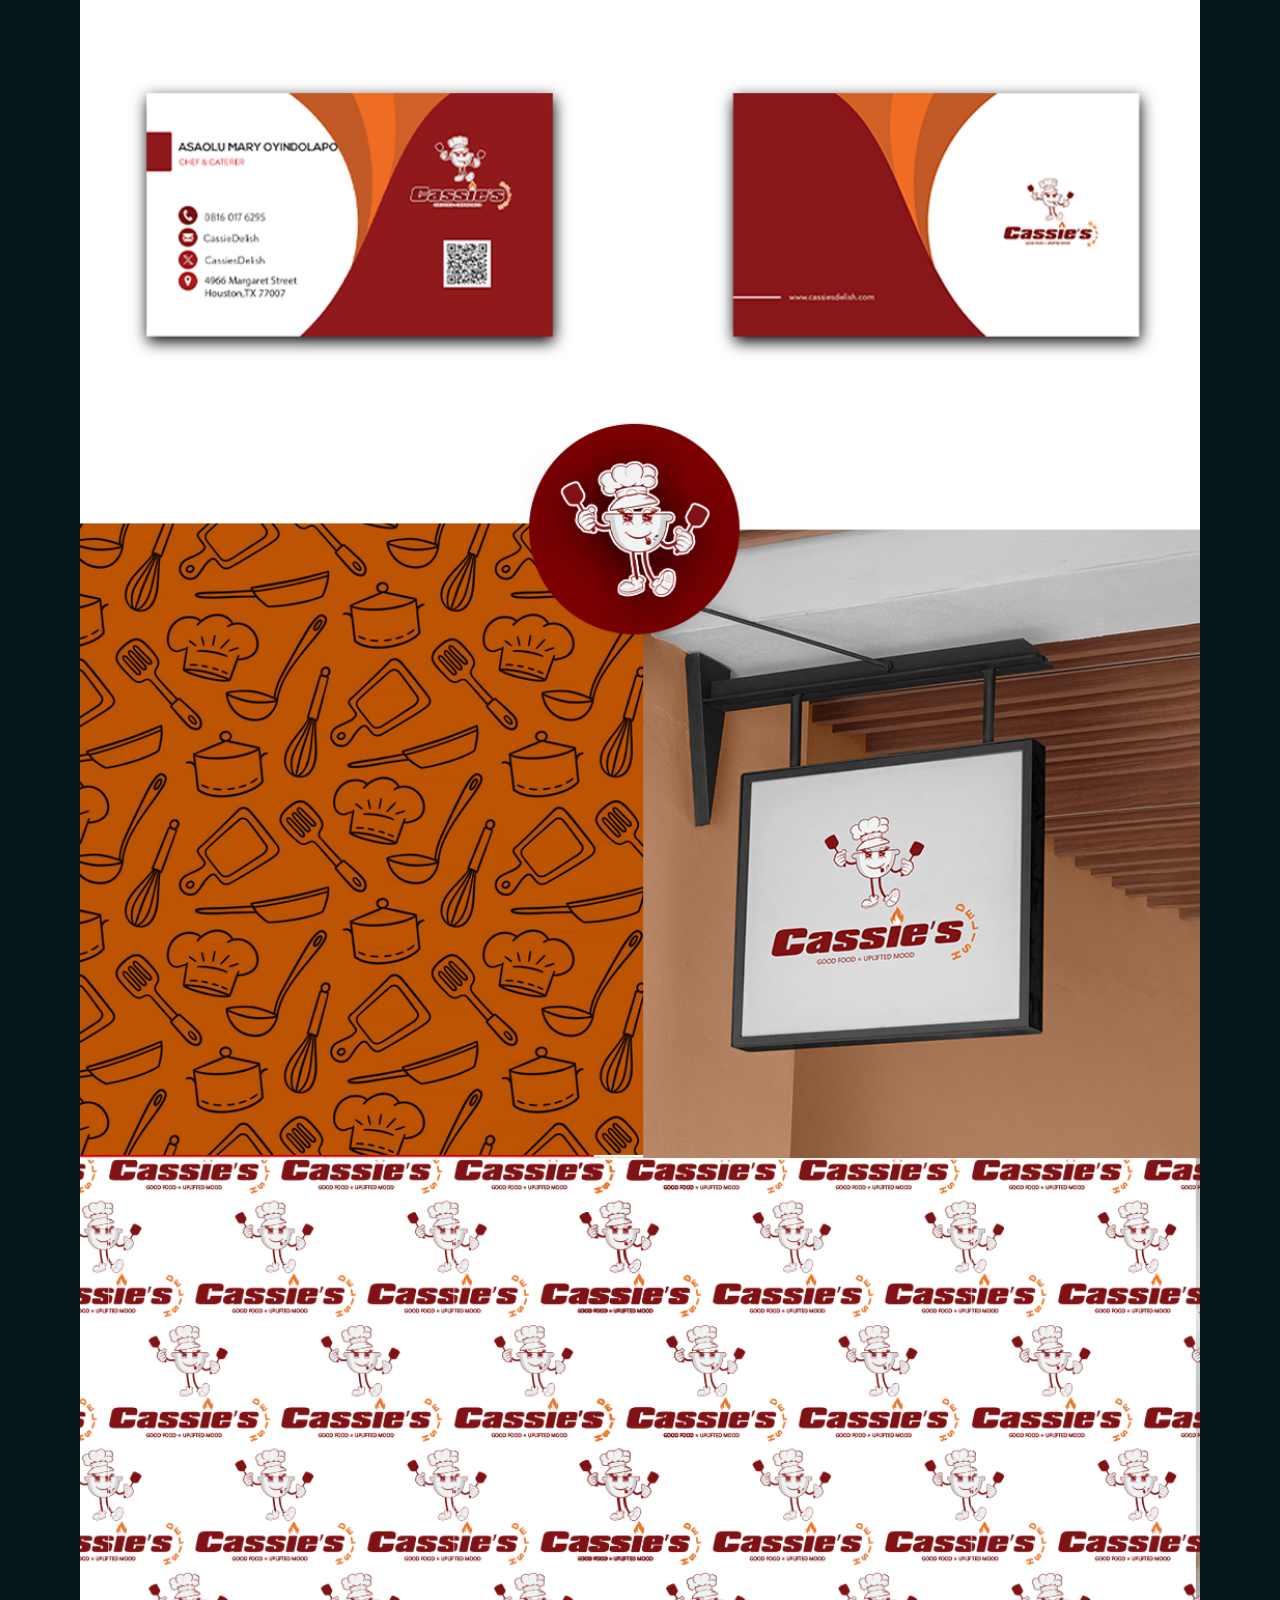
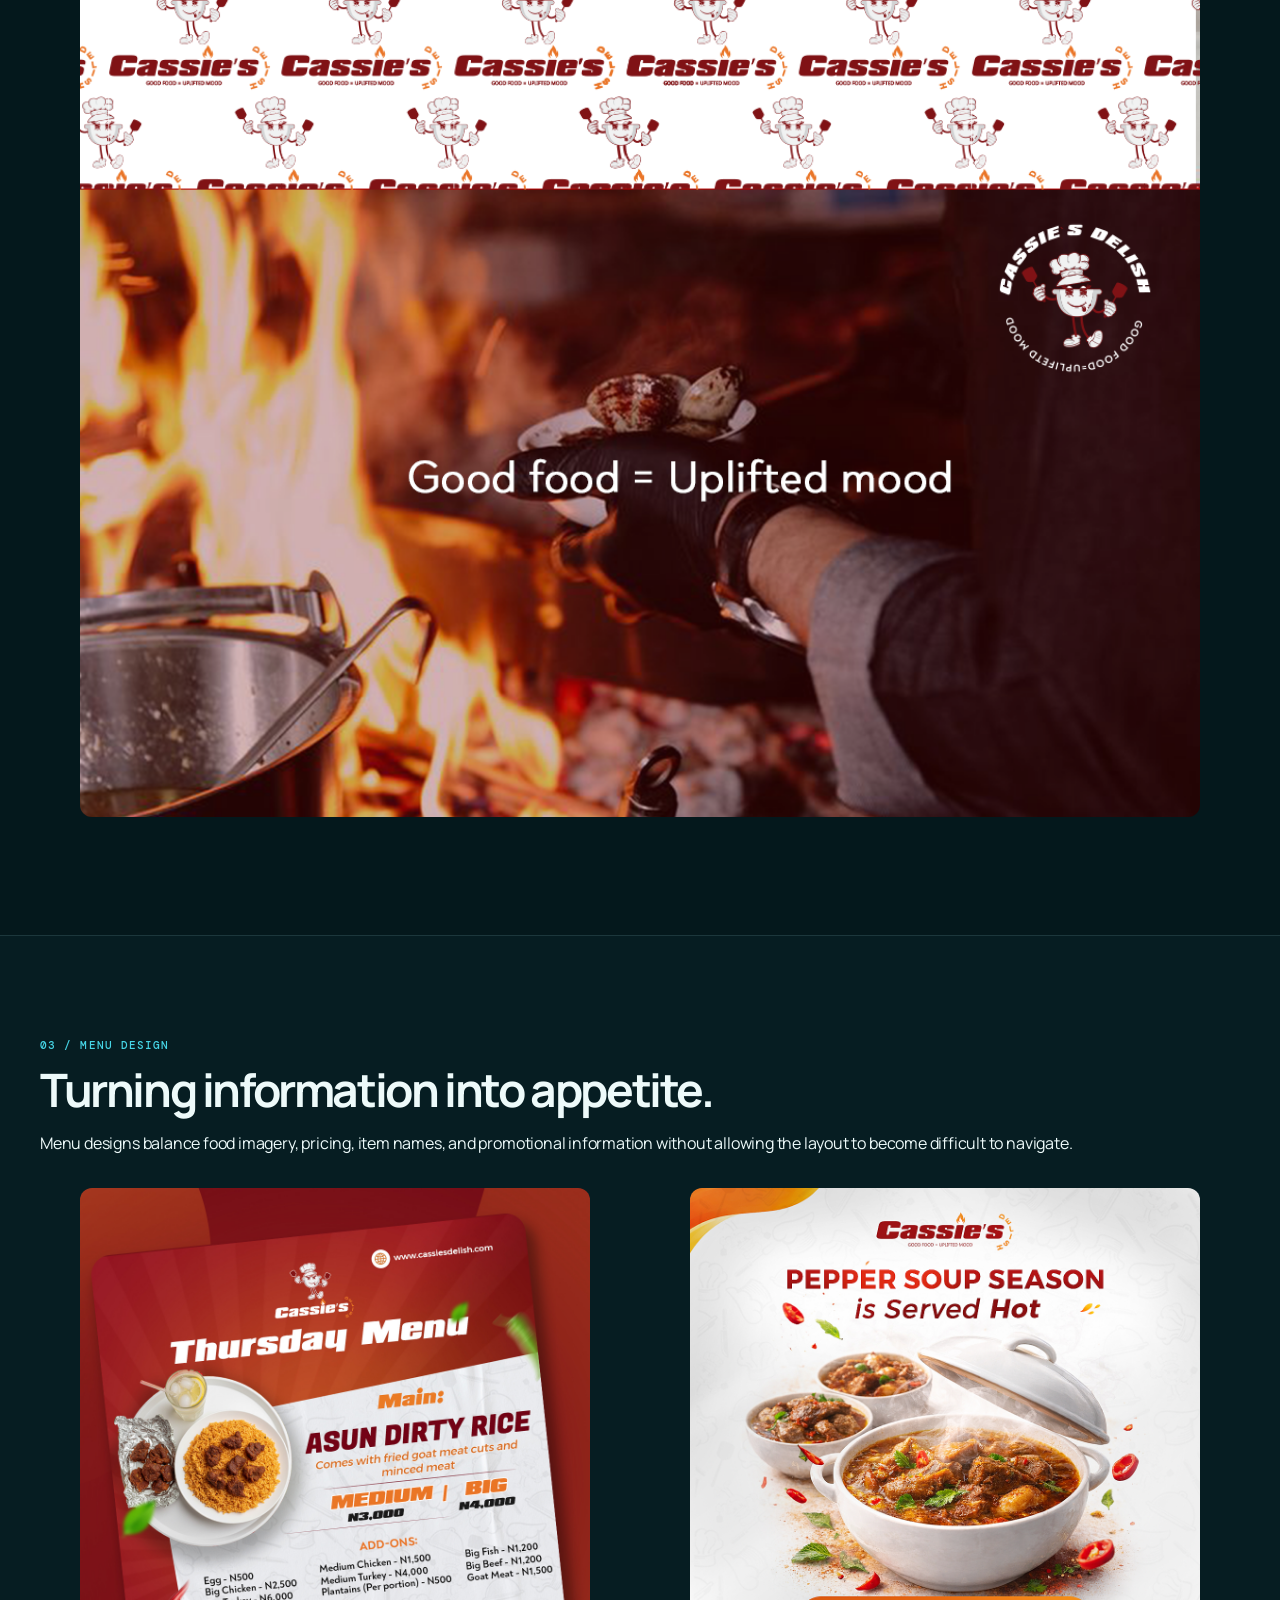
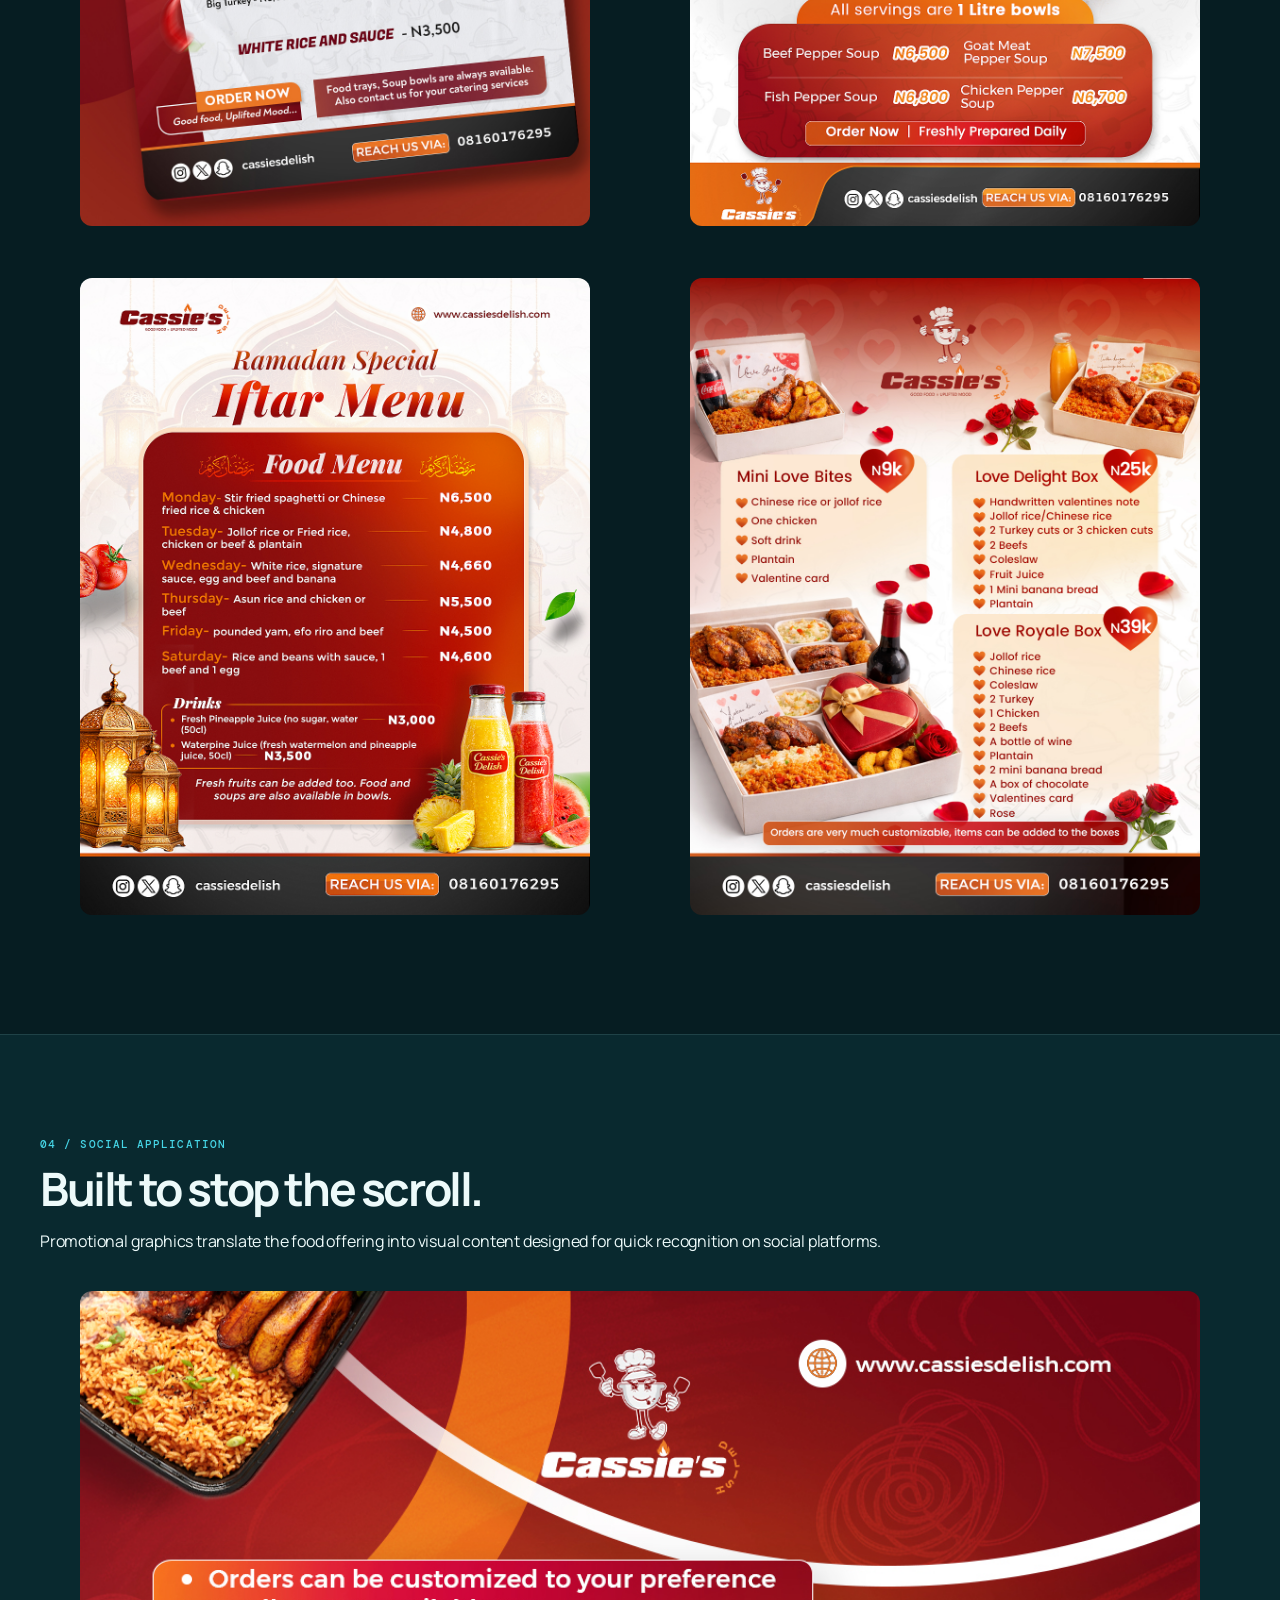
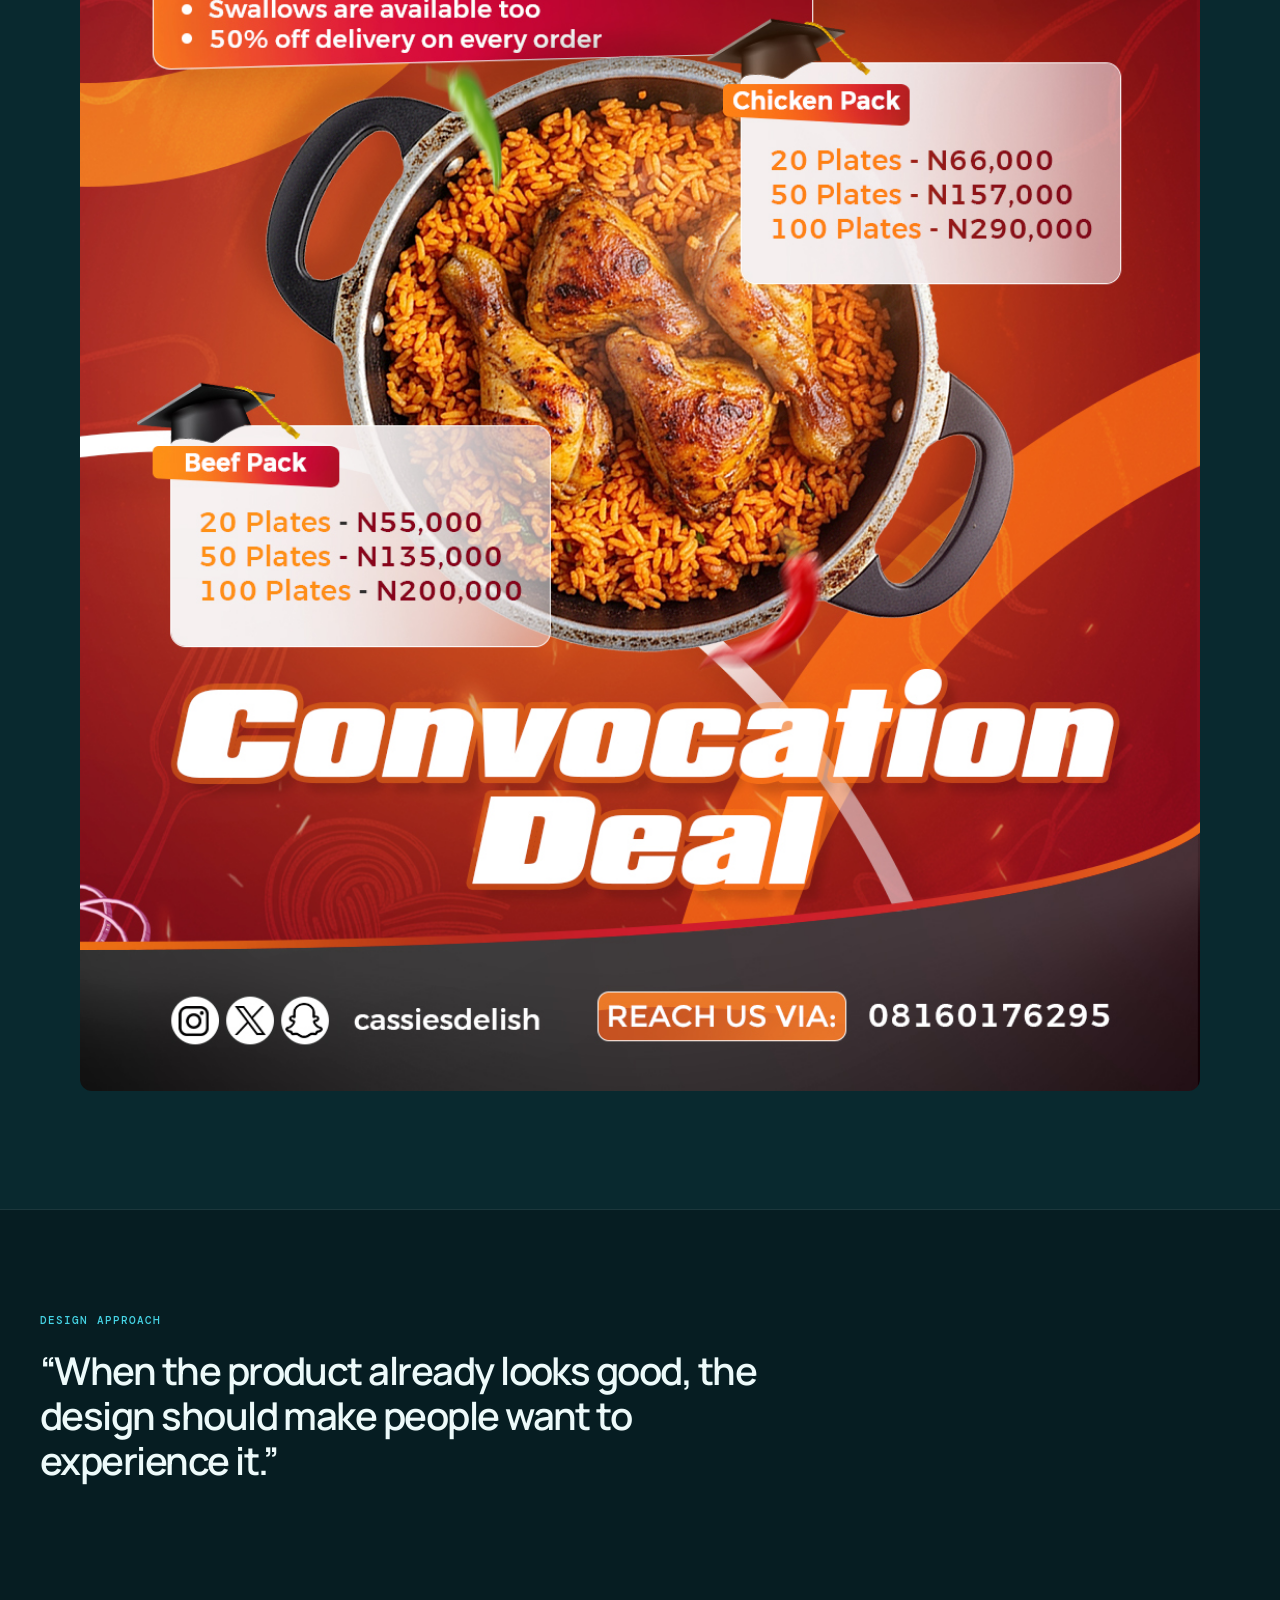
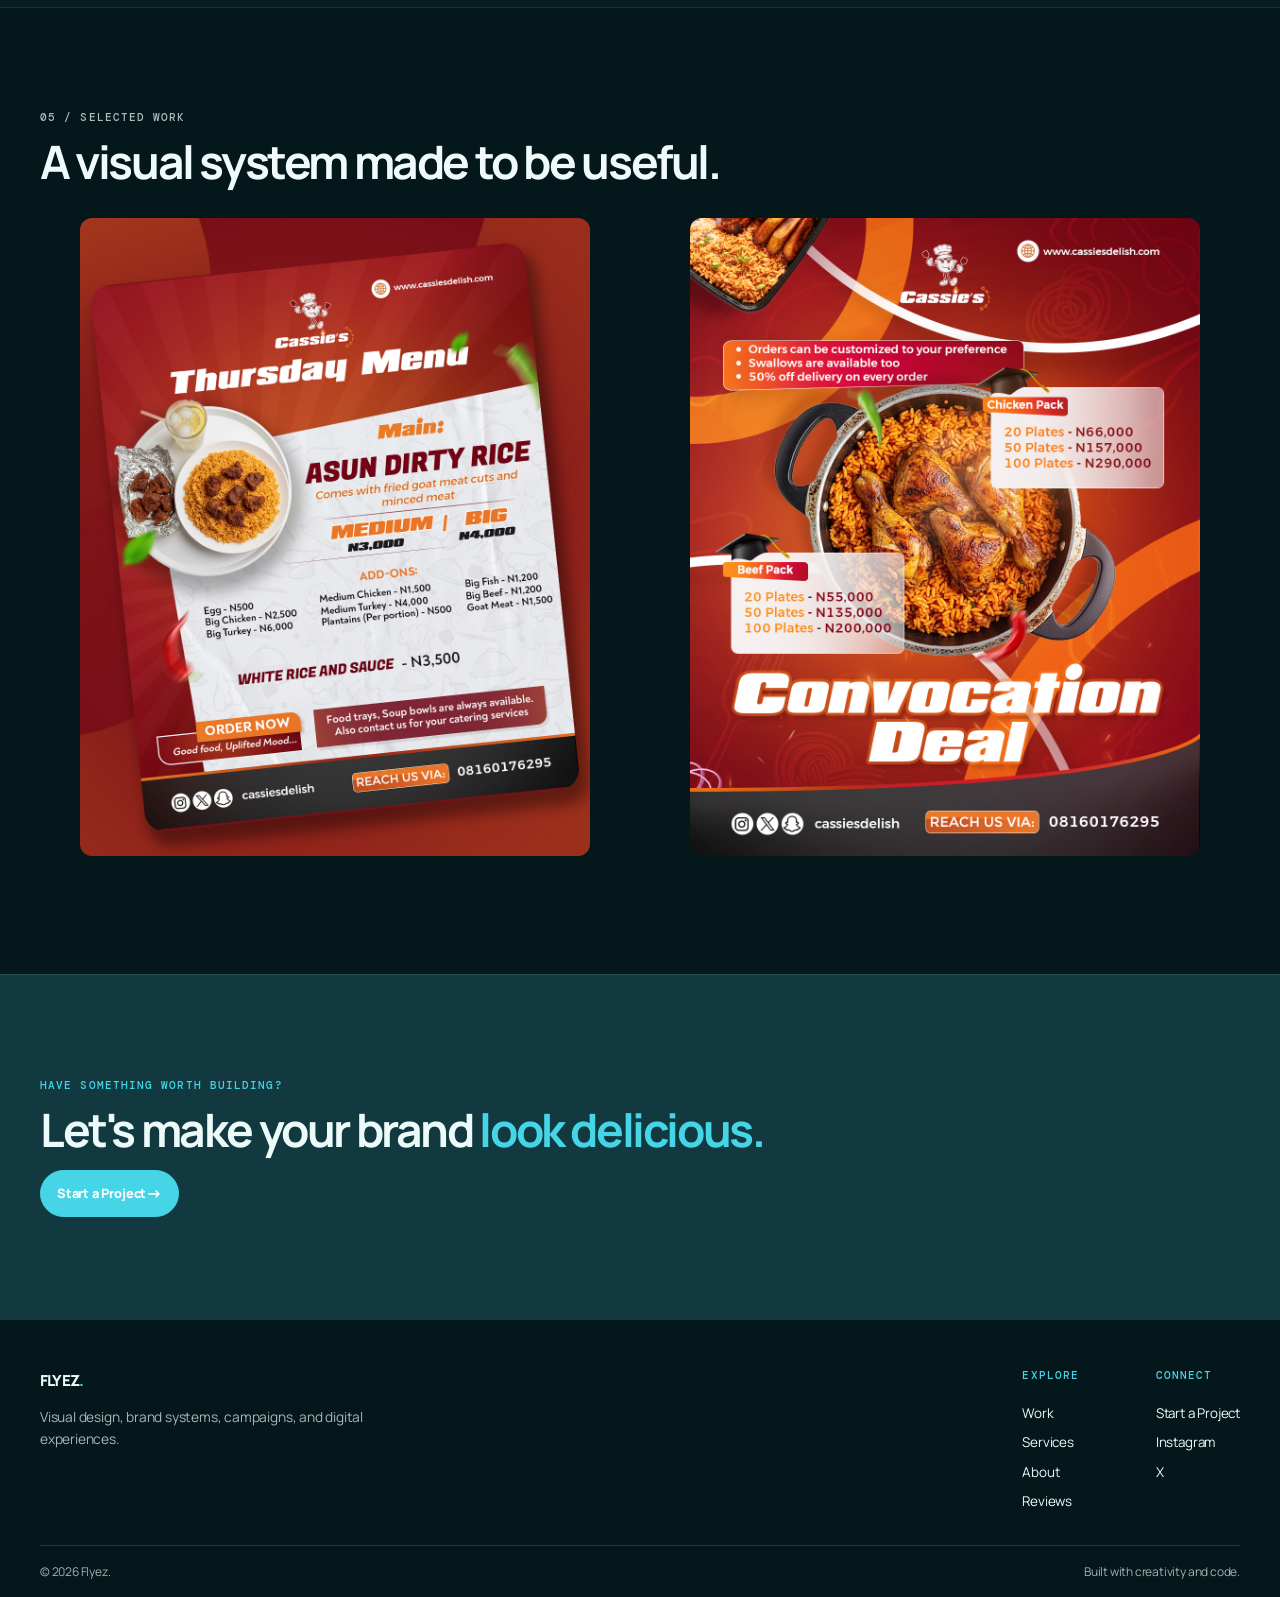
<file: cassie-delish.html>
<!DOCTYPE html>
<html lang="en">
<head>
  <meta charset="UTF-8">
  <meta name="viewport" content="width=device-width, initial-scale=1.0">

  <title>Cassie Delish | Flyez</title>

  <meta
    name="description"
    content="Brand identity and social media design work created by Flyez for Cassie Delish."
  >

  <link
    rel="canonical"
    href="https://ace-flyez.github.io/my-portfolio/cassie-delish.html"
  >

  <link rel="icon" href="site-assets/favicon.png" type="image/png">

  <meta property="og:title" content="Cassie Delish | Flyez">
  <meta
    property="og:description"
    content="Brand identity and social media design work created by Flyez for Cassie Delish."
  >
  <meta
    property="og:image"
    content="https://ace-flyez.github.io/my-portfolio/optimized-images/Cassie%20Delish%20Branding.png"
  >
  <meta
    property="og:url"
    content="https://ace-flyez.github.io/my-portfolio/cassie-delish.html"
  >
  <meta property="og:type" content="website">

  <link rel="stylesheet" href="styles.css">
  <script src="script.js" defer></script>
</head>

<body>

  <!-- HEADER -->
  <header class="site-header">
    <nav class="navbar container" aria-label="Main navigation">

      <a class="brand" href="index.html" aria-label="Flyez home">
        FLYEZ<span>.</span>
      </a>

      <button
        class="nav-toggle"
        type="button"
        aria-expanded="false"
        aria-controls="primary-navigation"
        aria-label="Open navigation"
      >
        <span></span>
        <span></span>
      </button>

      <div class="nav-links" id="primary-navigation">
        <a href="work.html" aria-current="page">Work</a>
        <a href="services.html">Services</a>
        <a href="about.html">About</a>
        <a href="testimonials.html">Reviews</a>
        <a class="nav-cta" href="contact.html">Start a Project</a>
      </div>

      <button
        class="theme-toggle"
        type="button"
        aria-pressed="false"
        aria-label="Switch theme"
      >
        <svg class="theme-icon icon-moon" aria-hidden="true" viewBox="0 0 24 24">
          <path d="M20.8 15.6A9 9 0 0 1 8.4 3.2 9 9 0 1 0 20.8 15.6Z"/>
        </svg>
        <svg class="theme-icon icon-sun" aria-hidden="true" viewBox="0 0 24 24">
          <path d="M12 18a6 6 0 1 0 0-12 6 6 0 0 0 0 12Zm0-16v2m0 16v2m10-10h-2M4 12H2m17.1-7.1-1.4 1.4M6.3 17.7l-1.4 1.4m14.2 0-1.4-1.4M6.3 6.3 4.9 4.9"/>
        </svg>
      </button>

    </nav>
  </header>


  <main>

    <!-- HERO -->
    <section class="case-study-hero section">

      <div class="container">

        <div class="case-study-hero-copy">

          <p class="eyebrow">
            FOOD BRAND • VISUAL DESIGN
          </p>

          <h1>
            Cassie Delish.
            <span>Making food look irresistible.</span>
          </h1>

          <p class="case-study-lead">
            A collection of brand and social media design work created
            to give Cassie Delish a distinctive and appetizing visual
            presence across its customer-facing materials.
          </p>

        </div>


        <div class="case-study-hero-image">

          <img
            src="optimized-images/Cassie Folder.jpg"
            alt="Cassie Delish brand presentation"
          >

        </div>


        <div class="case-study-meta">

          <div>
            <span class="case-meta-label">CLIENT</span>
            <strong>Cassie Delish</strong>
          </div>

          <div>
            <span class="case-meta-label">SCOPE</span>
            <strong>Brand + Social Design</strong>
          </div>

          <div>
            <span class="case-meta-label">ROLE</span>
            <strong>Designer</strong>
          </div>

          <div>
            <span class="case-meta-label">DELIVERABLES</span>
            <strong>Identity, menu design, social templates</strong>
          </div>

        </div>

      </div>

    </section>


    <section class="case-section case-snapshot">
      <div class="container">
        <p class="eyebrow">PROJECT SNAPSHOT</p>
        <div class="snapshot-grid">
          <div><h2>Challenge</h2><p>Make a food brand feel as tempting and memorable on-screen as the menu is in real life.</p></div>
          <div><h2>Response</h2><p>Shape an appetite-led identity and translate it into practical menu, campaign, and social content formats.</p></div>
          <div><h2>Outcome</h2><p>A visual system that makes information easy to use and the food impossible to overlook.</p></div>
        </div>
      </div>
    </section>

    <!-- OVERVIEW -->
    <section class="case-section">

      <div class="container case-two-column">

        <div>
          <p class="eyebrow">01 / OVERVIEW</p>
        </div>

        <div class="case-section-content">

          <h2>
            Design that makes the menu part of the experience.
          </h2>

          <p>
            Cassie Delish combines food presentation with social-first
            communication. The design work needed to make information
            easy to understand while keeping the food itself visually
            compelling.
          </p>

          <p>
            The project includes branded presentation material and
            multiple social media menu and promotional designs.
          </p>

        </div>

      </div>

    </section>


    <!-- BRANDING -->
    <section class="case-section case-section-dark">

      <div class="container">

        <div class="case-section-heading">

          <p class="eyebrow">02 / BRAND PRESENTATION</p>

          <h2>
            Establishing the visual direction.
          </h2>

          <p>
            The branding presentation establishes the visual foundation
            used to guide the wider design work.
          </p>

        </div>


        <div class="case-gallery case-gallery-feature">

          <figure>

            <img
              src="optimized-images/Casiie Delish Branding.png"
              alt="Cassie Delish branding presentation"
              loading="lazy"
            >

          </figure>

        </div>

      </div>

    </section>


    <!-- MENU DESIGN -->
    <section class="case-section">

      <div class="container">

        <div class="case-section-heading">

          <p class="eyebrow">03 / MENU DESIGN</p>

          <h2>
            Turning information into appetite.
          </h2>

          <p>
            Menu designs balance food imagery, pricing, item names,
            and promotional information without allowing the layout
            to become difficult to navigate.
          </p>

        </div>


        <div class="case-gallery case-gallery-two">

          <figure>

            <img
              src="optimized-images/Cassie Delish Thursday Menu (Final).jpg"
              alt="Cassie Delish Thursday menu design"
              loading="lazy"
            >

          </figure>

          <figure>

            <img
              src="optimized-images/Cassie Delish Peppersoup Menu_Final.jpg"
              alt="Cassie Delish peppersoup menu design"
              loading="lazy"
            >

          </figure>

        </div>


        <div class="case-gallery case-gallery-two case-gallery-spaced">

          <figure>

            <img
              src="optimized-images/Cassie Delish Ramadan List.jpg"
              alt="Cassie Delish Ramadan menu design"
              loading="lazy"
            >

          </figure>

          <figure>

            <img
              src="optimized-images/Cassie Delish Valentine Package.jpg"
              alt="Cassie Delish Valentine package design"
              loading="lazy"
            >

          </figure>

        </div>

      </div>

    </section>


    <!-- SOCIAL APPLICATION -->
    <section class="case-section case-section-light">

      <div class="container">

        <div class="case-section-heading">

          <p class="eyebrow">04 / SOCIAL APPLICATION</p>

          <h2>
            Built to stop the scroll.
          </h2>

          <p>
            Promotional graphics translate the food offering into
            visual content designed for quick recognition on social
            platforms.
          </p>

        </div>


        <div class="case-gallery case-gallery-feature">

          <figure>

            <img
              src="optimized-images/Cassie Delish Convocation 1.jpg"
              alt="Cassie Delish convocation promotional design"
              loading="lazy"
            >

          </figure>

        </div>

      </div>

    </section>


    <!-- DESIGN THINKING -->
    <section class="case-section">

      <div class="container case-statement">

        <p class="eyebrow">DESIGN APPROACH</p>

        <blockquote>
          “When the product already looks good, the design should
          make people want to experience it.”
        </blockquote>

      </div>

    </section>


    <!-- FINAL GALLERY -->
    <section class="case-section case-section-dark">

      <div class="container">

        <div class="case-section-heading">

          <p class="eyebrow">05 / SELECTED WORK</p>

          <h2>
            A visual system made to be useful.
          </h2>

        </div>


        <div class="case-gallery case-gallery-two">

          <figure>

            <img
              src="optimized-images/Cassie Delish Thursday Menu (Final).jpg"
              alt="Cassie Delish menu design"
              loading="lazy"
            >

          </figure>

          <figure>

            <img
              src="optimized-images/Cassie Delish Convocation 1.jpg"
              alt="Cassie Delish promotional design"
              loading="lazy"
            >

          </figure>

        </div>

      </div>

    </section>


    <!-- CTA -->
    <section class="case-study-cta section">

      <div class="container">

        <p class="eyebrow">
          HAVE SOMETHING WORTH BUILDING?
        </p>

        <h2>
          Let's make your brand
          <span>look delicious.</span>
        </h2>

        <a class="button button-primary" href="contact.html">
          Start a Project
          <span aria-hidden="true">↗</span>
        </a>

      </div>

    </section>

  </main>


  <!-- FOOTER -->
  <footer class="site-footer">

    <div class="container footer-inner">

      <div class="footer-brand">

        <a class="brand" href="index.html" aria-label="Flyez home">
          FLYEZ<span>.</span>
        </a>

        <p>
          Visual design, brand systems, campaigns,
          and digital experiences.
        </p>

      </div>


      <div class="footer-links">

        <div class="footer-link-group">

          <span class="footer-label">EXPLORE</span>

          <a href="work.html">Work</a>
          <a href="services.html">Services</a>
          <a href="about.html">About</a>
          <a href="testimonials.html">Reviews</a>

        </div>


        <div class="footer-link-group">

          <span class="footer-label">CONNECT</span>

          <a href="contact.html">Start a Project</a>

          <a
            href="https://www.instagram.com/flyez_designs/"
            target="_blank"
            rel="noopener noreferrer"
          >
            Instagram
          </a>

          <a
            href="https://x.com/ace_flyezzz"
            target="_blank"
            rel="noopener noreferrer"
          >
            X
          </a>

        </div>

      </div>

    </div>


    <div class="container footer-bottom">

      <span>© 2026 Flyez.</span>

      <span>Built with creativity and code.</span>

    </div>

  </footer>

</body>
</html>
</file>
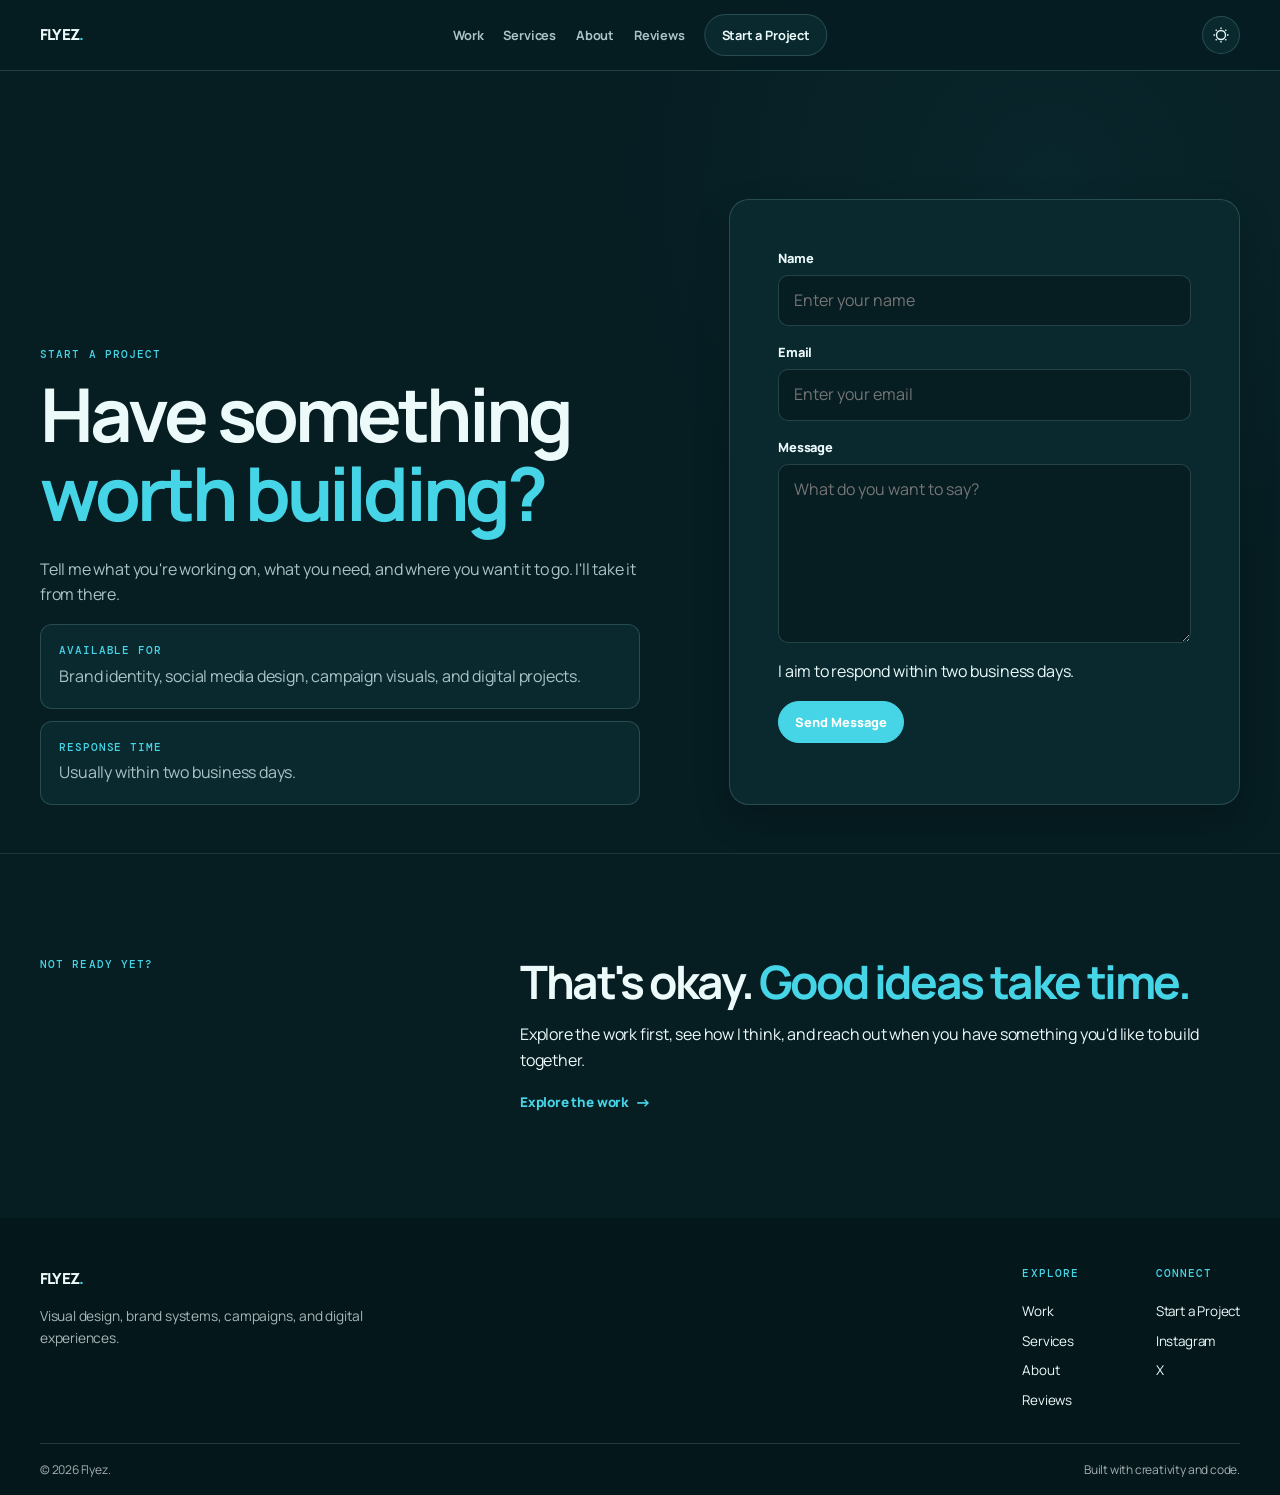
<file: contact.html>
<!DOCTYPE html>
<html lang="en">
<head>
  <meta charset="UTF-8">
  <meta name="viewport" content="width=device-width, initial-scale=1.0">

  <title>Start a Project | Flyez</title>
  <meta
    name="description"
    content="Start a design, branding, campaign, or digital project with Flyez."
  >

  <link rel="canonical" href="https://ace-flyez.github.io/my-portfolio/contact.html">
  <link rel="icon" href="site-assets/favicon.png" type="image/png">

  <meta property="og:title" content="Start a Project | Flyez">
  <meta
    property="og:description"
    content="Have a project in mind? Tell Flyez what you're building."
  >
  <meta property="og:type" content="website">
  <meta property="og:url" content="https://ace-flyez.github.io/my-portfolio/contact.html">
  <meta property="og:image" content="https://ace-flyez.github.io/my-portfolio/site-assets/social-preview.png">
  <meta property="og:url" content="https://ace-flyez.github.io/my-portfolio/contact.html">

  <link rel="stylesheet" href="styles.css">
  <script src="script.js" defer></script>
</head>

<body>

  <header class="site-header">
    <nav class="navbar container" aria-label="Main navigation">

      <a class="brand" href="index.html" aria-label="Flyez home">
        FLYEZ<span>.</span>
      </a>

      <button
        class="nav-toggle"
        type="button"
        aria-expanded="false"
        aria-controls="primary-navigation"
        aria-label="Open navigation"
      >
        <span></span>
        <span></span>
      </button>

      <div class="nav-links" id="primary-navigation">
        <a href="work.html">Work</a>
        <a href="services.html">Services</a>
        <a href="about.html">About</a>
        <a href="testimonials.html">Reviews</a>
        <a class="nav-cta active" href="contact.html" aria-current="page">Start a Project</a>
      </div>

      <button
        class="theme-toggle"
        type="button"
        aria-pressed="false"
        aria-label="Switch theme"
      >
        <svg class="theme-icon icon-moon" aria-hidden="true" viewBox="0 0 24 24">
          <path d="M20.8 15.6A9 9 0 0 1 8.4 3.2 9 9 0 1 0 20.8 15.6Z"/>
        </svg>
        <svg class="theme-icon icon-sun" aria-hidden="true" viewBox="0 0 24 24">
          <path d="M12 18a6 6 0 1 0 0-12 6 6 0 0 0 0 12Zm0-16v2m0 16v2m10-10h-2M4 12H2m17.1-7.1-1.4 1.4M6.3 17.7l-1.4 1.4m14.2 0-1.4-1.4M6.3 6.3 4.9 4.9"/>
        </svg>
      </button>

    </nav>
  </header>


  <main>

    <section class="contact-hero section">
      <div class="container contact-hero-grid">

        <div class="contact-intro">

          <p class="eyebrow">START A PROJECT</p>

          <h1>
            Have something
            <span>worth building?</span>
          </h1>

          <p class="contact-lead">
            Tell me what you're working on, what you need, and where
            you want it to go. I'll take it from there.
          </p>

          <div class="contact-details">

            <div class="contact-detail">
              <span>AVAILABLE FOR</span>
              <p>
                Brand identity, social media design,
                campaign visuals, and digital projects.
              </p>
            </div>

            <div class="contact-detail">
              <span>RESPONSE TIME</span>
              <p>Usually within two business days.</p>
            </div>

          </div>

        </div>


        <div class="contact-form-wrap">

          <form
            class="contact-form"
            action="https://formspree.io/f/xqpkvgad"
            method="POST"
          >

            <input
              type="hidden"
              name="_subject"
              value="New Flyez portfolio enquiry"
            >

            <div class="form-field">
              <label for="name">Name</label>
              <input
                id="name"
                name="name"
                type="text"
                autocomplete="name"
                placeholder="Enter your name"
                required
              >
            </div>

            <div class="form-field">
              <label for="email">Email</label>
              <input
                id="email"
                name="email"
                type="email"
                autocomplete="email"
                placeholder="Enter your email"
                required
              >
            </div>

            <div class="form-field">
              <label for="message">Message</label>
              <textarea
                id="message"
                name="message"
                rows="6"
                placeholder="What do you want to say?"
                required
              ></textarea>
            </div>

            <p class="form-response-note">I aim to respond within two business days.</p>

            <button class="button button-primary form-submit" type="submit">
              Send Message
            </button>

            <p class="form-status" role="status" aria-live="polite"></p>

          </form>

        </div>

      </div>
    </section>


    <section class="contact-bottom section">
      <div class="container">

        <div class="contact-bottom-grid">

          <p class="eyebrow">NOT READY YET?</p>

          <div>
            <h2>
              That's okay.
              <span>Good ideas take time.</span>
            </h2>

            <p>
              Explore the work first, see how I think, and reach out
              when you have something you'd like to build together.
            </p>

            <a class="text-link" href="work.html">
              Explore the work <span aria-hidden="true">↗</span>
            </a>
          </div>

        </div>

      </div>
    </section>

  </main>


  <footer class="site-footer">
    <div class="container footer-inner">

      <div>
        <a class="brand" href="index.html">
          FLYEZ<span>.</span>
        </a>

        <p>
          Visual design, brand systems, campaigns,
          and digital experiences.
        </p>
      </div>

      <div class="footer-links">

        <div>
          <span class="footer-label">EXPLORE</span>
          <a href="work.html">Work</a>
          <a href="services.html">Services</a>
          <a href="about.html">About</a>
          <a href="testimonials.html">Reviews</a>
        </div>

        <div>
          <span class="footer-label">CONNECT</span>
          <a href="contact.html">Start a Project</a>
          <a
            href="https://www.instagram.com/flyez_designs/"
            target="_blank"
            rel="noopener noreferrer"
          >
            Instagram
          </a>
          <a
            href="https://x.com/ace_flyezzz"
            target="_blank"
            rel="noopener noreferrer"
          >
            X
          </a>
        </div>

      </div>

    </div>

    <div class="container footer-bottom">
      <span>© 2026 Flyez.</span>
      <span>Built with creativity and code.</span>
    </div>
  </footer>

</body>
</html>
</file>
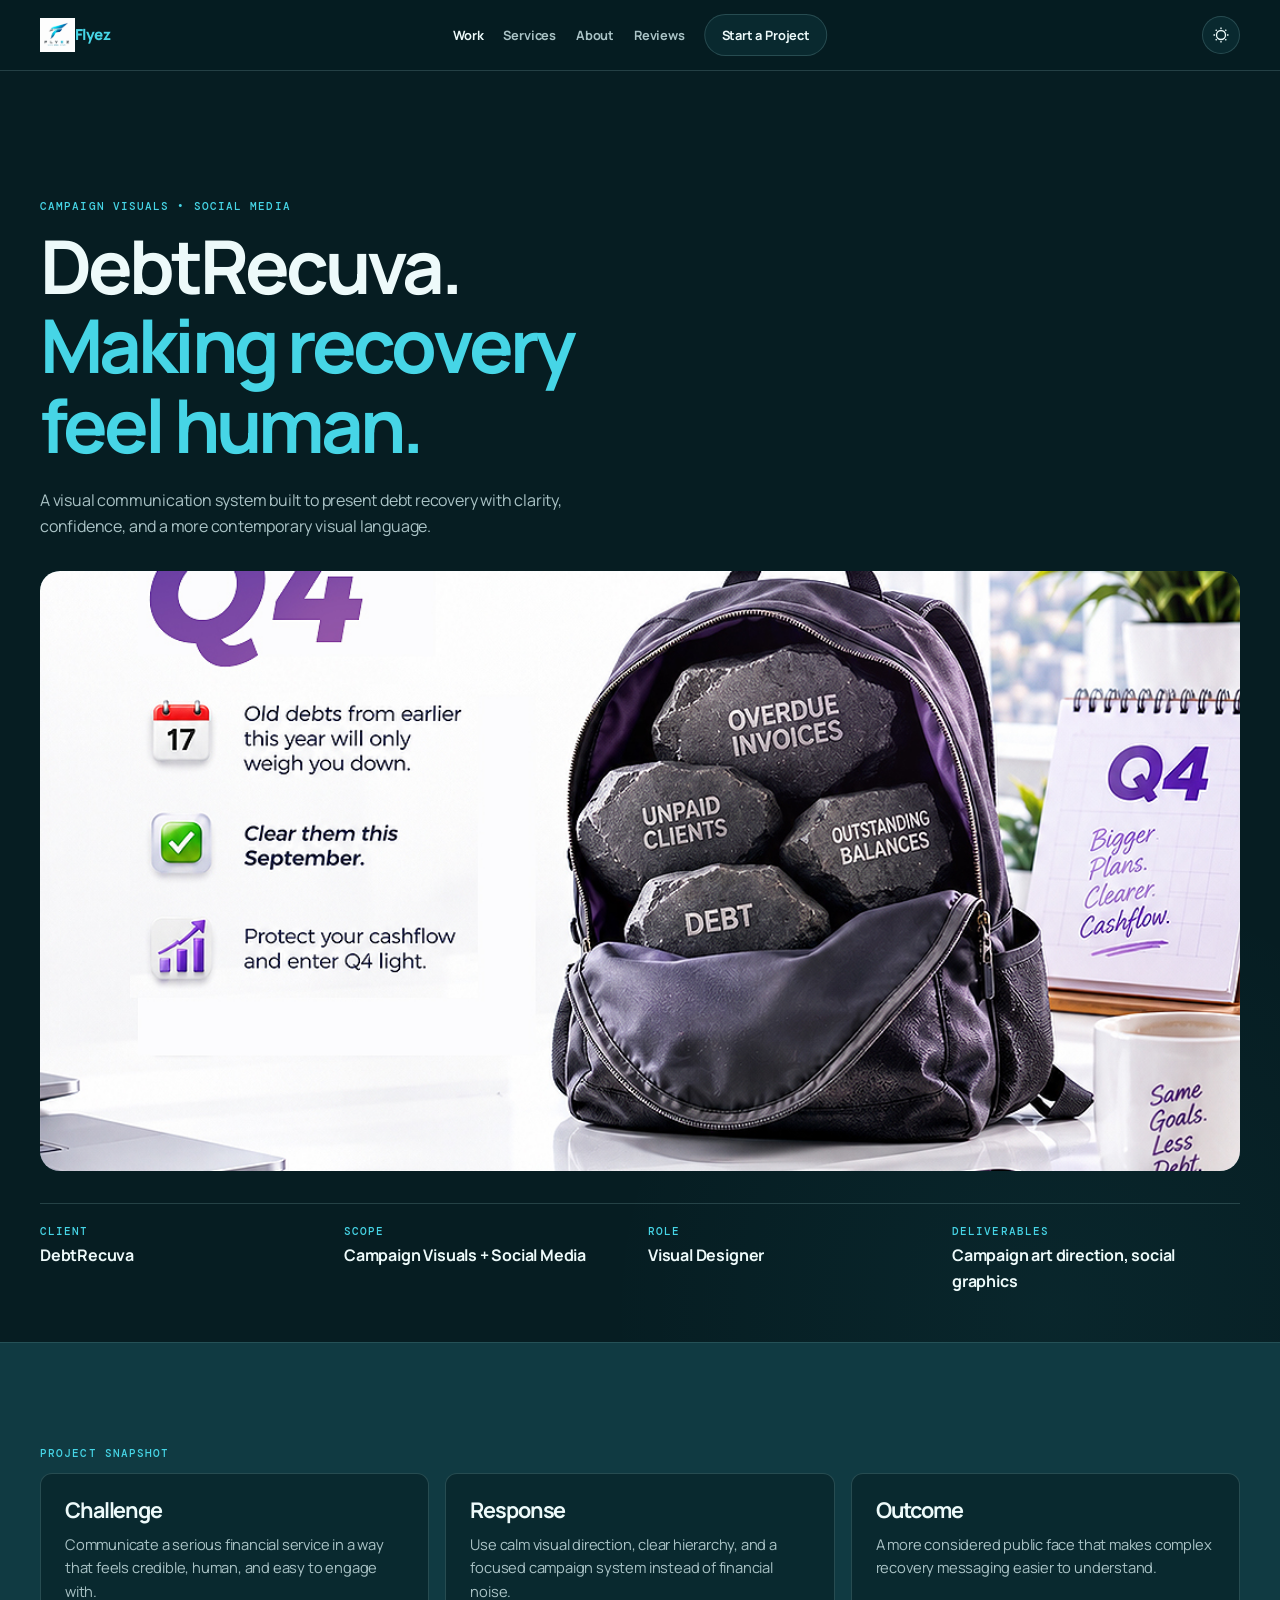
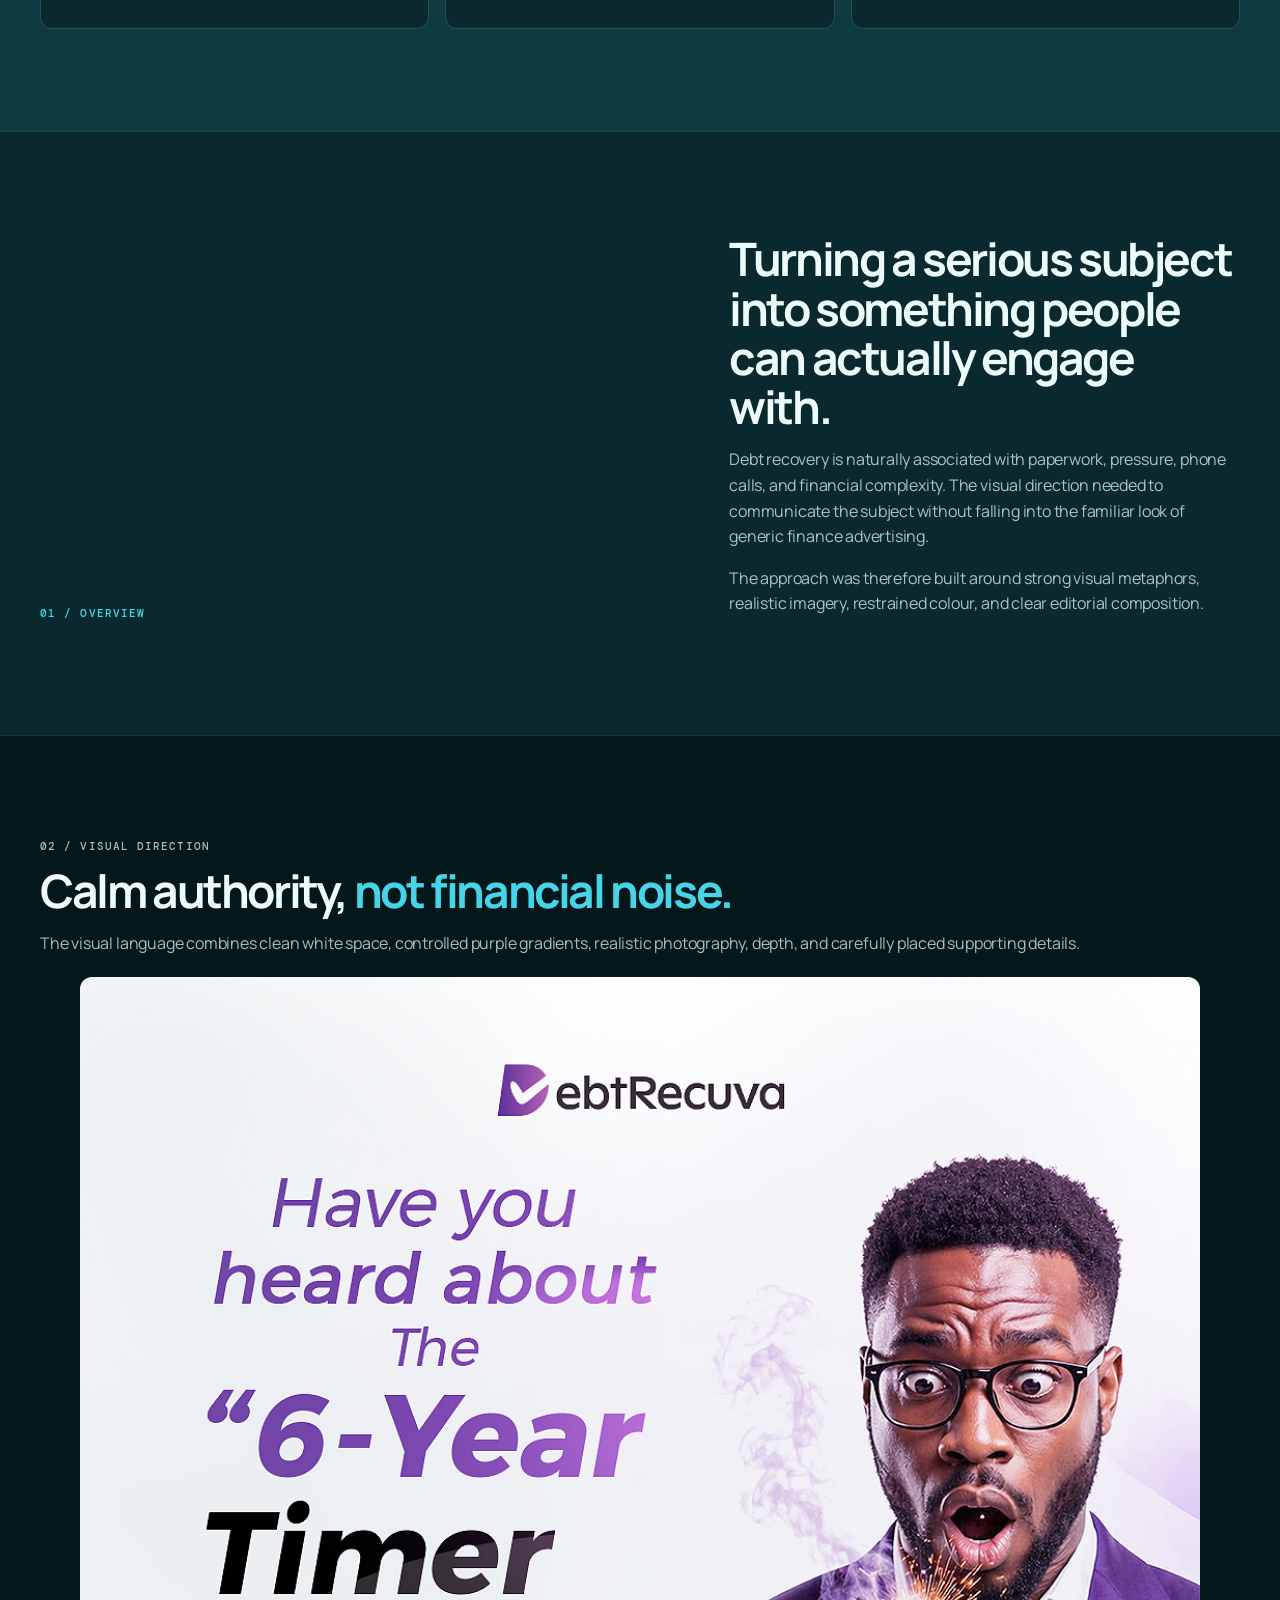
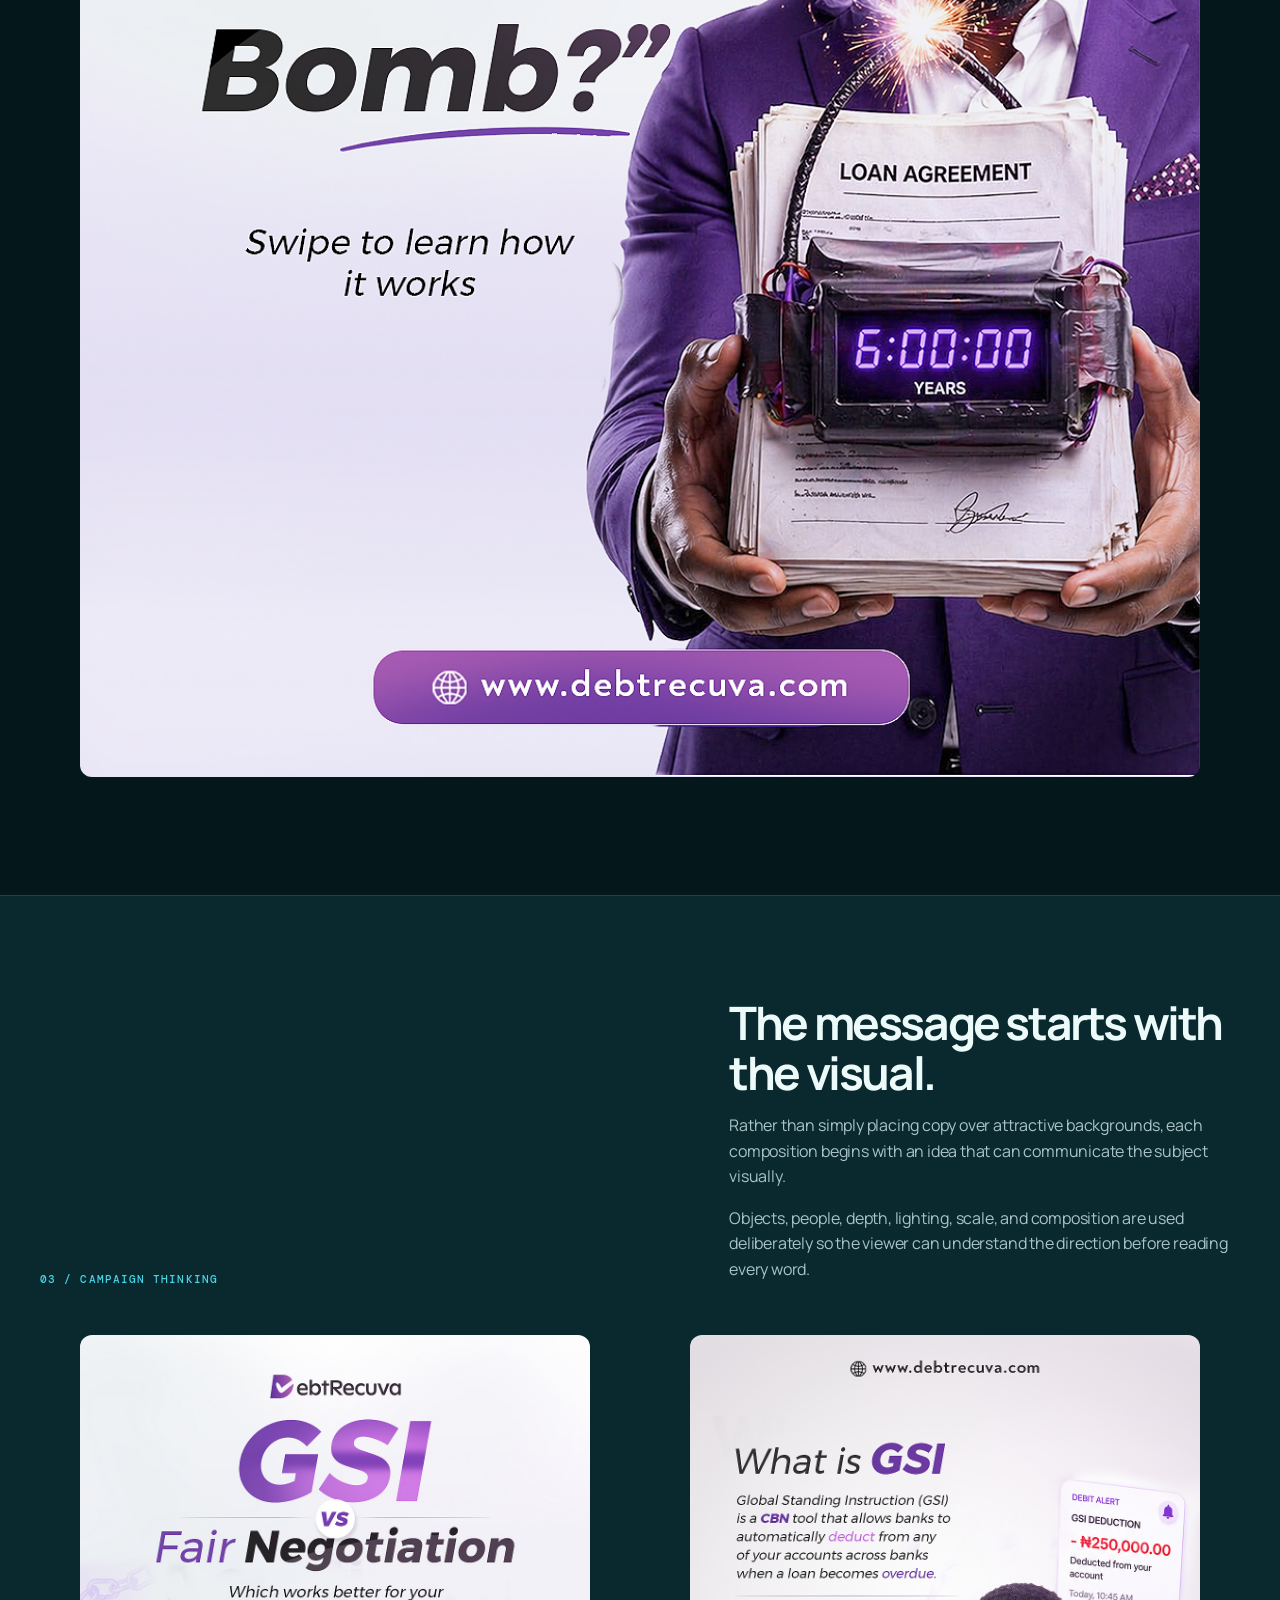
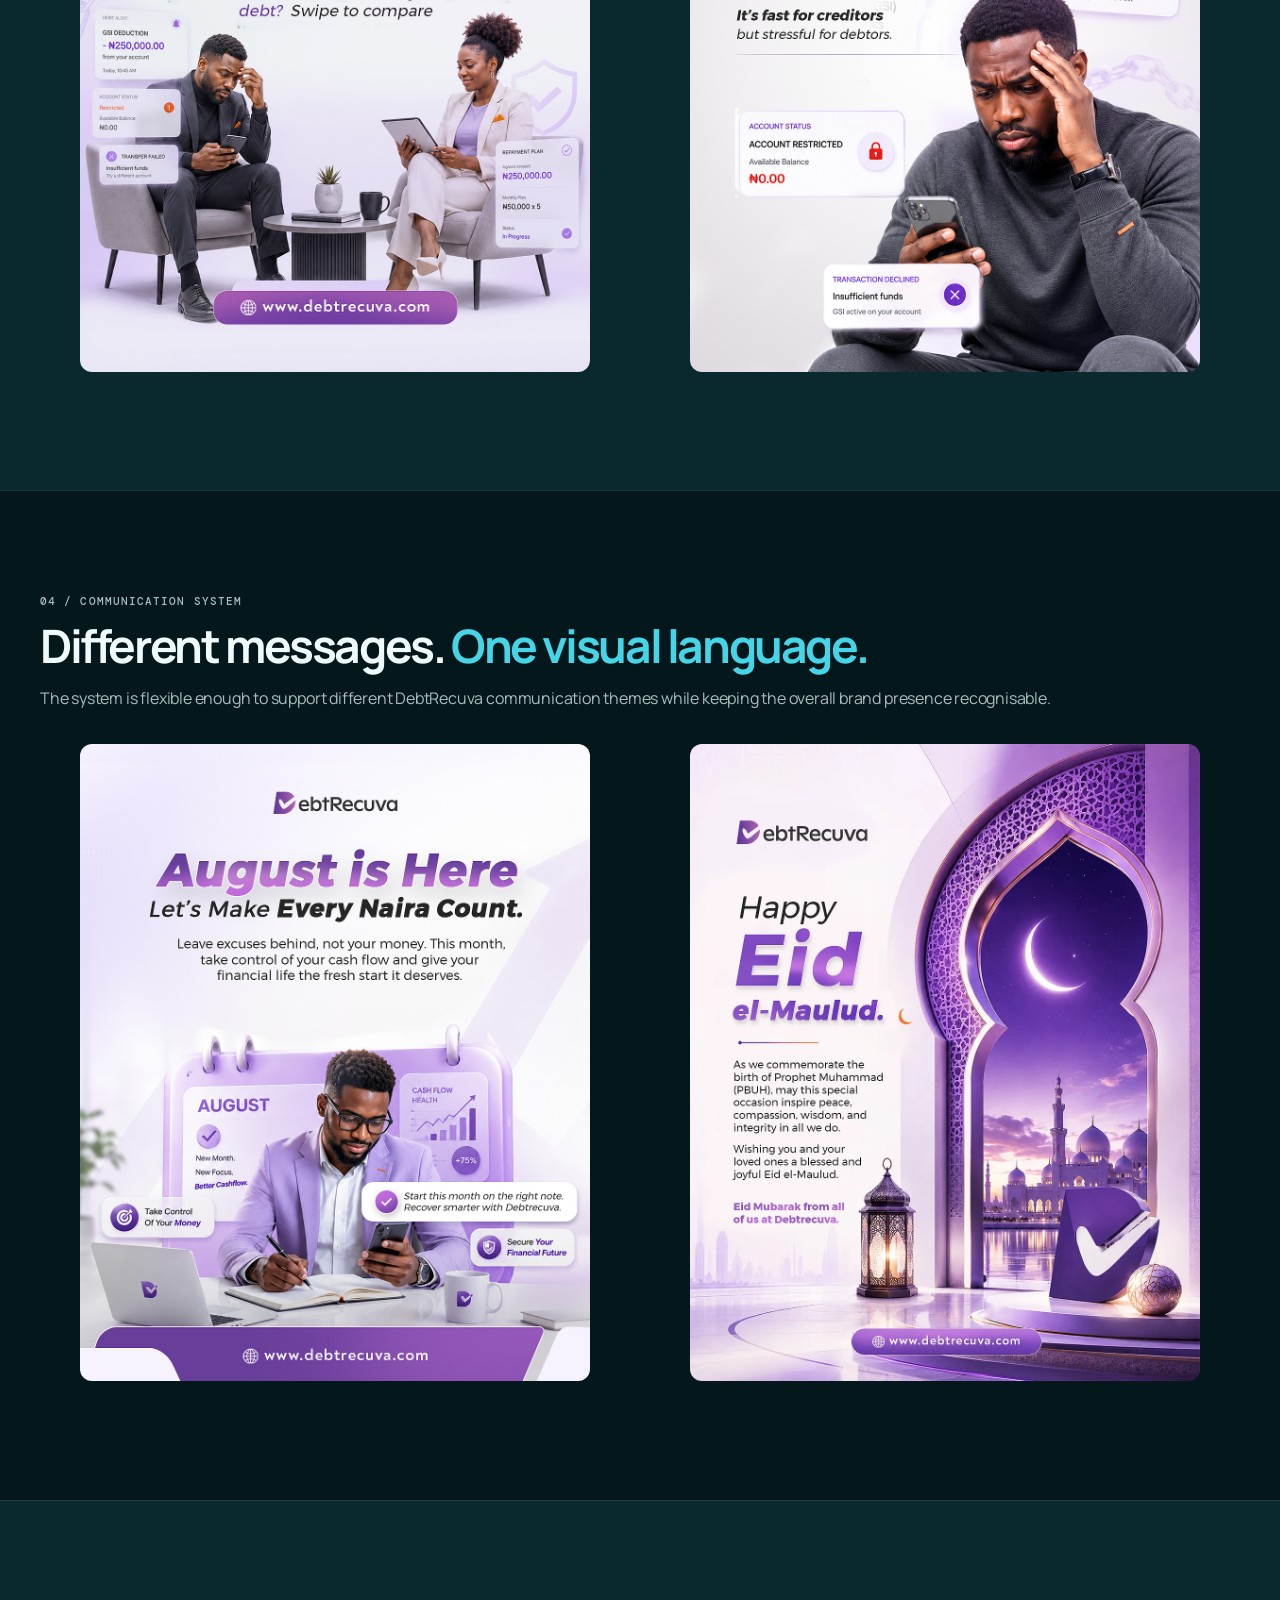
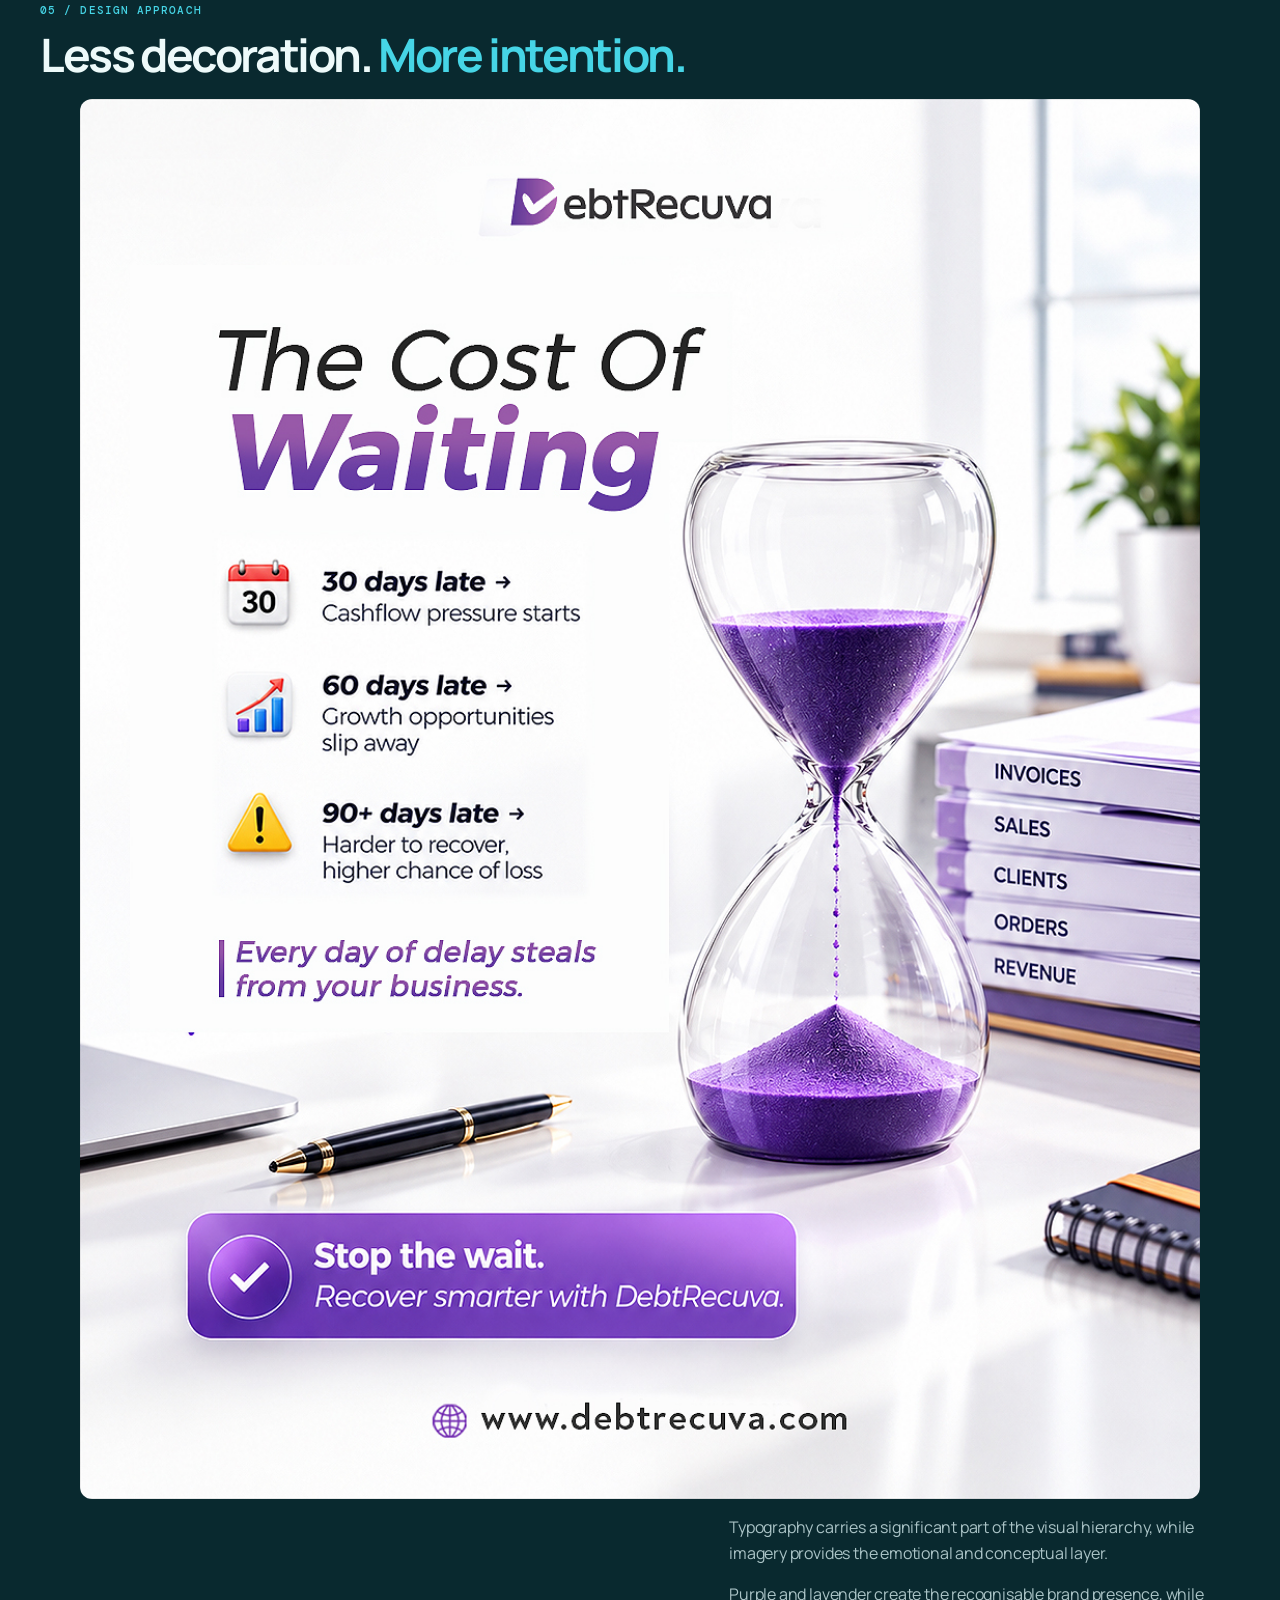
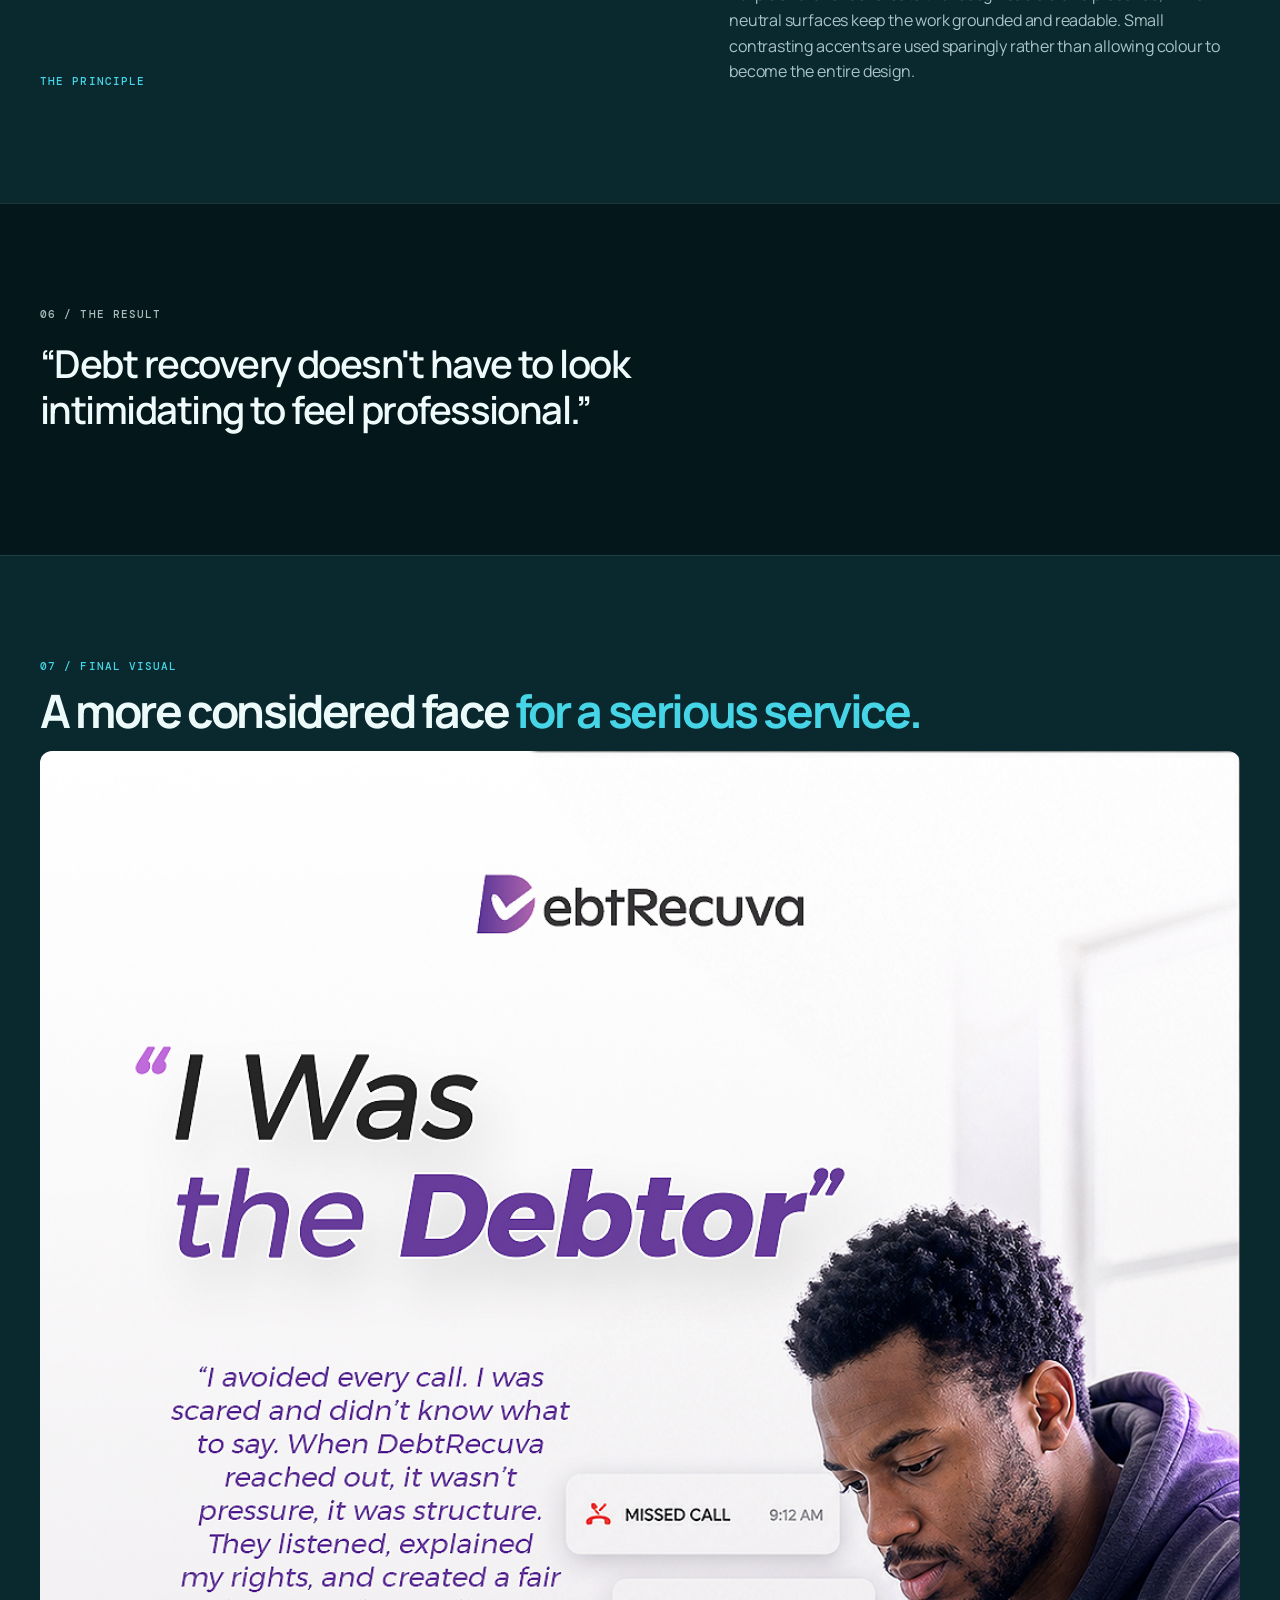
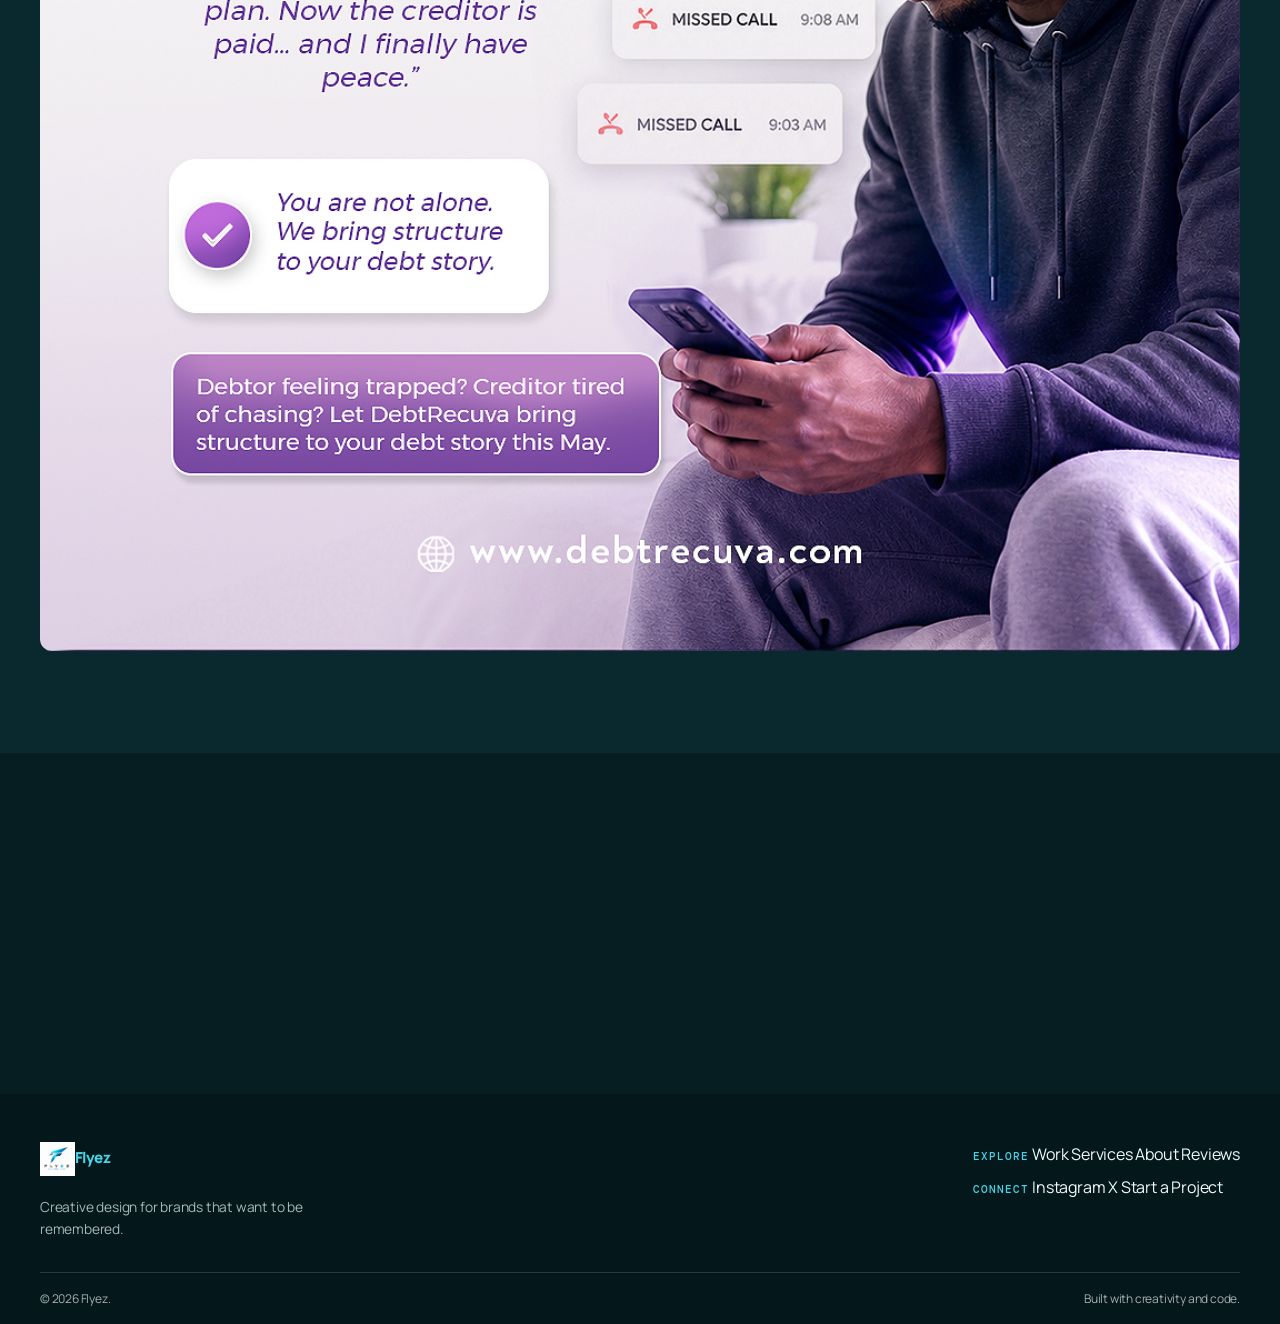
<file: debtrecuva.html>
<!DOCTYPE html>
<html lang="en">
<head>
  <meta charset="UTF-8">
  <meta name="viewport" content="width=device-width, initial-scale=1.0">

  <title>DebtRecuva | Flyez</title>
  <meta
    name="description"
    content="A visual campaign and brand communication project for DebtRecuva, focused on making debt recovery feel clear, human, and credible."
  >

  <link rel="canonical" href="https://ace-flyez.github.io/my-portfolio/debtrecuva.html">
  <link rel="icon" href="site-assets/favicon.png">

  <meta property="og:title" content="DebtRecuva | Flyez">
  <meta
    property="og:description"
    content="A visual campaign and communication project created for DebtRecuva."
  >
  <meta property="og:type" content="website">
  <meta
    property="og:url"
    content="https://ace-flyez.github.io/my-portfolio/debtrecuva.html"
  >
  <meta
    property="og:image"
    content="https://ace-flyez.github.io/my-portfolio/optimized-images/Debtrecuva%20Friday%2C%2025th%20September-Graphic.jpg"
  >

  <link rel="stylesheet" href="styles.css">
</head>

<body>

  <header class="site-header">
    <nav class="navbar container" aria-label="Main navigation">

      <a href="index.html" class="brand" aria-label="Flyez home">
        <img
          src="optimized-images/Flyez New Logo.png"
          alt="Flyez"
        >
        <span>Flyez</span>
      </a>

      <button
        class="nav-toggle"
        type="button"
        aria-label="Open navigation"
        aria-expanded="false"
        aria-controls="main-navigation"
      >
        <span></span>
        <span></span>
      </button>

      <div class="nav-links" id="main-navigation">
        <a href="work.html" aria-current="page">Work</a>
        <a href="services.html">Services</a>
        <a href="about.html">About</a>
        <a href="testimonials.html">Reviews</a>
        <a href="contact.html" class="nav-cta">Start a Project</a>
      </div>

      <button
        class="theme-toggle"
        type="button"
        aria-label="Switch theme"
        aria-pressed="false"
      >
        <svg class="theme-icon icon-moon" aria-hidden="true" viewBox="0 0 24 24">
          <path d="M20.8 15.6A9 9 0 0 1 8.4 3.2 9 9 0 1 0 20.8 15.6Z"/>
        </svg>
        <svg class="theme-icon icon-sun" aria-hidden="true" viewBox="0 0 24 24">
          <path d="M12 18a6 6 0 1 0 0-12 6 6 0 0 0 0 12Zm0-16v2m0 16v2m10-10h-2M4 12H2m17.1-7.1-1.4 1.4M6.3 17.7l-1.4 1.4m14.2 0-1.4-1.4M6.3 6.3 4.9 4.9"/>
        </svg>
      </button>

    </nav>
  </header>


  <main>

    <!-- HERO -->
    <section class="case-study-hero">
      <div class="container">

        <div class="case-study-hero-copy">

          <p class="eyebrow">
            CAMPAIGN VISUALS • SOCIAL MEDIA
          </p>

          <h1>
            DebtRecuva.
            <span>Making recovery feel human.</span>
          </h1>

          <p class="case-study-lead">
            A visual communication system built to present debt recovery
            with clarity, confidence, and a more contemporary visual language.
          </p>

        </div>


        <div class="case-study-hero-image">
          <img
            src="optimized-images/Debtrecuva Friday, 25th September-Graphic.jpg"
            alt="DebtRecuva debt recovery campaign graphic"
          >
        </div>


        <div class="case-study-meta">

          <div>
            <span class="case-meta-label">CLIENT</span>
            <strong>DebtRecuva</strong>
          </div>

          <div>
            <span class="case-meta-label">SCOPE</span>
            <strong>Campaign Visuals + Social Media</strong>
          </div>

          <div>
            <span class="case-meta-label">ROLE</span>
            <strong>Visual Designer</strong>
          </div>

          <div>
            <span class="case-meta-label">DELIVERABLES</span>
            <strong>Campaign art direction, social graphics</strong>
          </div>

        </div>

      </div>
    </section>


    <section class="case-section case-snapshot">
      <div class="container">
        <p class="eyebrow">PROJECT SNAPSHOT</p>
        <div class="snapshot-grid">
          <div><h2>Challenge</h2><p>Communicate a serious financial service in a way that feels credible, human, and easy to engage with.</p></div>
          <div><h2>Response</h2><p>Use calm visual direction, clear hierarchy, and a focused campaign system instead of financial noise.</p></div>
          <div><h2>Outcome</h2><p>A more considered public face that makes complex recovery messaging easier to understand.</p></div>
        </div>
      </div>
    </section>

    <!-- OVERVIEW -->
    <section class="case-section case-section-light">
      <div class="container">

        <div class="case-two-column">

          <div class="case-section-heading">
            <p class="eyebrow">01 / OVERVIEW</p>
          </div>

          <div class="case-section-content">

            <h2>
              Turning a serious subject into something people can actually
              engage with.
            </h2>

            <p>
              Debt recovery is naturally associated with paperwork, pressure,
              phone calls, and financial complexity. The visual direction
              needed to communicate the subject without falling into the
              familiar look of generic finance advertising.
            </p>

            <p>
              The approach was therefore built around strong visual metaphors,
              realistic imagery, restrained colour, and clear editorial
              composition.
            </p>

          </div>

        </div>

      </div>
    </section>


    <!-- VISUAL DIRECTION -->
    <section class="case-section case-section-dark">
      <div class="container">

        <div class="case-section-heading">

          <p class="eyebrow">02 / VISUAL DIRECTION</p>

          <h2>
            Calm authority,
            <span>not financial noise.</span>
          </h2>

          <p>
            The visual language combines clean white space, controlled purple
            gradients, realistic photography, depth, and carefully placed
            supporting details.
          </p>

        </div>


        <div class="case-gallery-feature">
          <figure>
            <img
              src="optimized-images/Debtrecuva Monday, 27th April- Carousel 1.jpg"
              alt="DebtRecuva visual campaign composition"
              loading="lazy"
            >
          </figure>
        </div>

      </div>
    </section>


    <!-- CAMPAIGN THINKING -->
    <section class="case-section case-section-light">
      <div class="container">

        <div class="case-two-column">

          <div class="case-section-heading">
            <p class="eyebrow">03 / CAMPAIGN THINKING</p>
          </div>

          <div class="case-section-content">

            <h2>
              The message starts with the visual.
            </h2>

            <p>
              Rather than simply placing copy over attractive backgrounds,
              each composition begins with an idea that can communicate the
              subject visually.
            </p>

            <p>
              Objects, people, depth, lighting, scale, and composition are
              used deliberately so the viewer can understand the direction
              before reading every word.
            </p>

          </div>

        </div>


        <div class="case-gallery case-gallery-two case-gallery-spaced">

          <figure>
            <img
              src="optimized-images/Debtrecuva Monday, 11th May-Carousel 1.jpg"
              alt="DebtRecuva campaign carousel design"
              loading="lazy"
            >
          </figure>

          <figure>
            <img
              src="optimized-images/Debtrecuva Monday, 11th May-Carousel  2.jpg"
              alt="DebtRecuva campaign carousel design"
              loading="lazy"
            >
          </figure>

        </div>

      </div>
    </section>


    <!-- SERVICES -->
    <section class="case-section case-section-dark">
      <div class="container">

        <div class="case-section-heading">

          <p class="eyebrow">04 / COMMUNICATION SYSTEM</p>

          <h2>
            Different messages.
            <span>One visual language.</span>
          </h2>

          <p>
            The system is flexible enough to support different DebtRecuva
            communication themes while keeping the overall brand presence
            recognisable.
          </p>

        </div>


        <div class="case-gallery case-gallery-two">

          <figure>
            <img
              src="optimized-images/Debtrecuva Monday, 3rd August- Graphic.jpg"
              alt="DebtRecuva campaign communication"
              loading="lazy"
            >
          </figure>

          <figure>
            <img
              src="optimized-images/Debtrecuva Wednesday, 26th August-Graphic.webp"
              alt="DebtRecuva visual communication"
              loading="lazy"
            >
          </figure>

        </div>

      </div>
    </section>


    <!-- DESIGN APPROACH -->
    <section class="case-section case-section-light">
      <div class="container">

        <div class="case-section-heading">

          <p class="eyebrow">05 / DESIGN APPROACH</p>

          <h2>
            Less decoration.
            <span>More intention.</span>
          </h2>

        </div>


        <div class="case-gallery-feature">
          <figure>
            <img
              src="optimized-images/Debtrecuva Monday, 21st September- Infographic_.jpg"
              alt="DebtRecuva advertising composition"
              loading="lazy"
            >
          </figure>
        </div>


        <div class="case-two-column">

          <div class="case-section-heading">
            <p class="eyebrow">THE PRINCIPLE</p>
          </div>

          <div class="case-section-content">

            <p>
              Typography carries a significant part of the visual hierarchy,
              while imagery provides the emotional and conceptual layer.
            </p>

            <p>
              Purple and lavender create the recognisable brand presence,
              while neutral surfaces keep the work grounded and readable.
              Small contrasting accents are used sparingly rather than
              allowing colour to become the entire design.
            </p>

          </div>

        </div>

      </div>
    </section>


    <!-- STATEMENT -->
    <section class="case-section case-section-dark">
      <div class="container">

        <div class="case-statement">

          <p class="eyebrow">06 / THE RESULT</p>

          <blockquote>
            “Debt recovery doesn't have to look intimidating to feel
            professional.”
          </blockquote>

        </div>

      </div>
    </section>


    <!-- FINAL SHOWCASE -->
    <section class="case-section case-final-showcase case-section-light">
      <div class="container">

        <div class="case-section-heading">

          <p class="eyebrow">07 / FINAL VISUAL</p>

          <h2>
            A more considered face
            <span>for a serious service.</span>
          </h2>

        </div>


        <div class="case-final-image">

          <img
            src="optimized-images/Debtrecuva Friday, 10th April-Friday, 8th May-Graphic Graphic.jpg"
            alt="DebtRecuva final campaign visual"
            loading="lazy"
          >

        </div>

      </div>
    </section>


    <!-- CTA -->
    <section class="case-section case-study-cta">

      <div class="container">

        <p class="eyebrow">NEXT PROJECT</p>

        <h2>
          Have a brand
          <span>worth building?</span>
        </h2>

        <a href="contact.html" class="button button-primary">
          Start a Project
        </a>

      </div>

    </section>

  </main>


  <footer class="site-footer">

    <div class="container footer-inner">

      <div class="footer-brand">
        <a href="index.html" class="brand">
          <img
            src="optimized-images/Flyez New Logo.png"
            alt="Flyez"
          >
          <span>Flyez</span>
        </a>

        <p>
          Creative design for brands that want to be remembered.
        </p>
      </div>


      <div class="footer-link-group">

        <div>
          <span class="footer-label">EXPLORE</span>
          <a href="work.html">Work</a>
          <a href="services.html">Services</a>
          <a href="about.html">About</a>
          <a href="testimonials.html">Reviews</a>
        </div>

        <div>
          <span class="footer-label">CONNECT</span>

          <a href="https://www.instagram.com/flyez_designs/" target="_blank" rel="noopener noreferrer">
            Instagram
          </a>

          <a href="https://x.com/ace_flyezzz" target="_blank" rel="noopener noreferrer">
            X
          </a>

          <a href="contact.html">
            Start a Project
          </a>

        </div>

      </div>

    </div>


    <div class="container footer-bottom">
      <span>© 2026 Flyez.</span>
      <span>Built with creativity and code.</span>
    </div>

  </footer>


  <script src="script.js"></script>

</body>
</html>
</file>
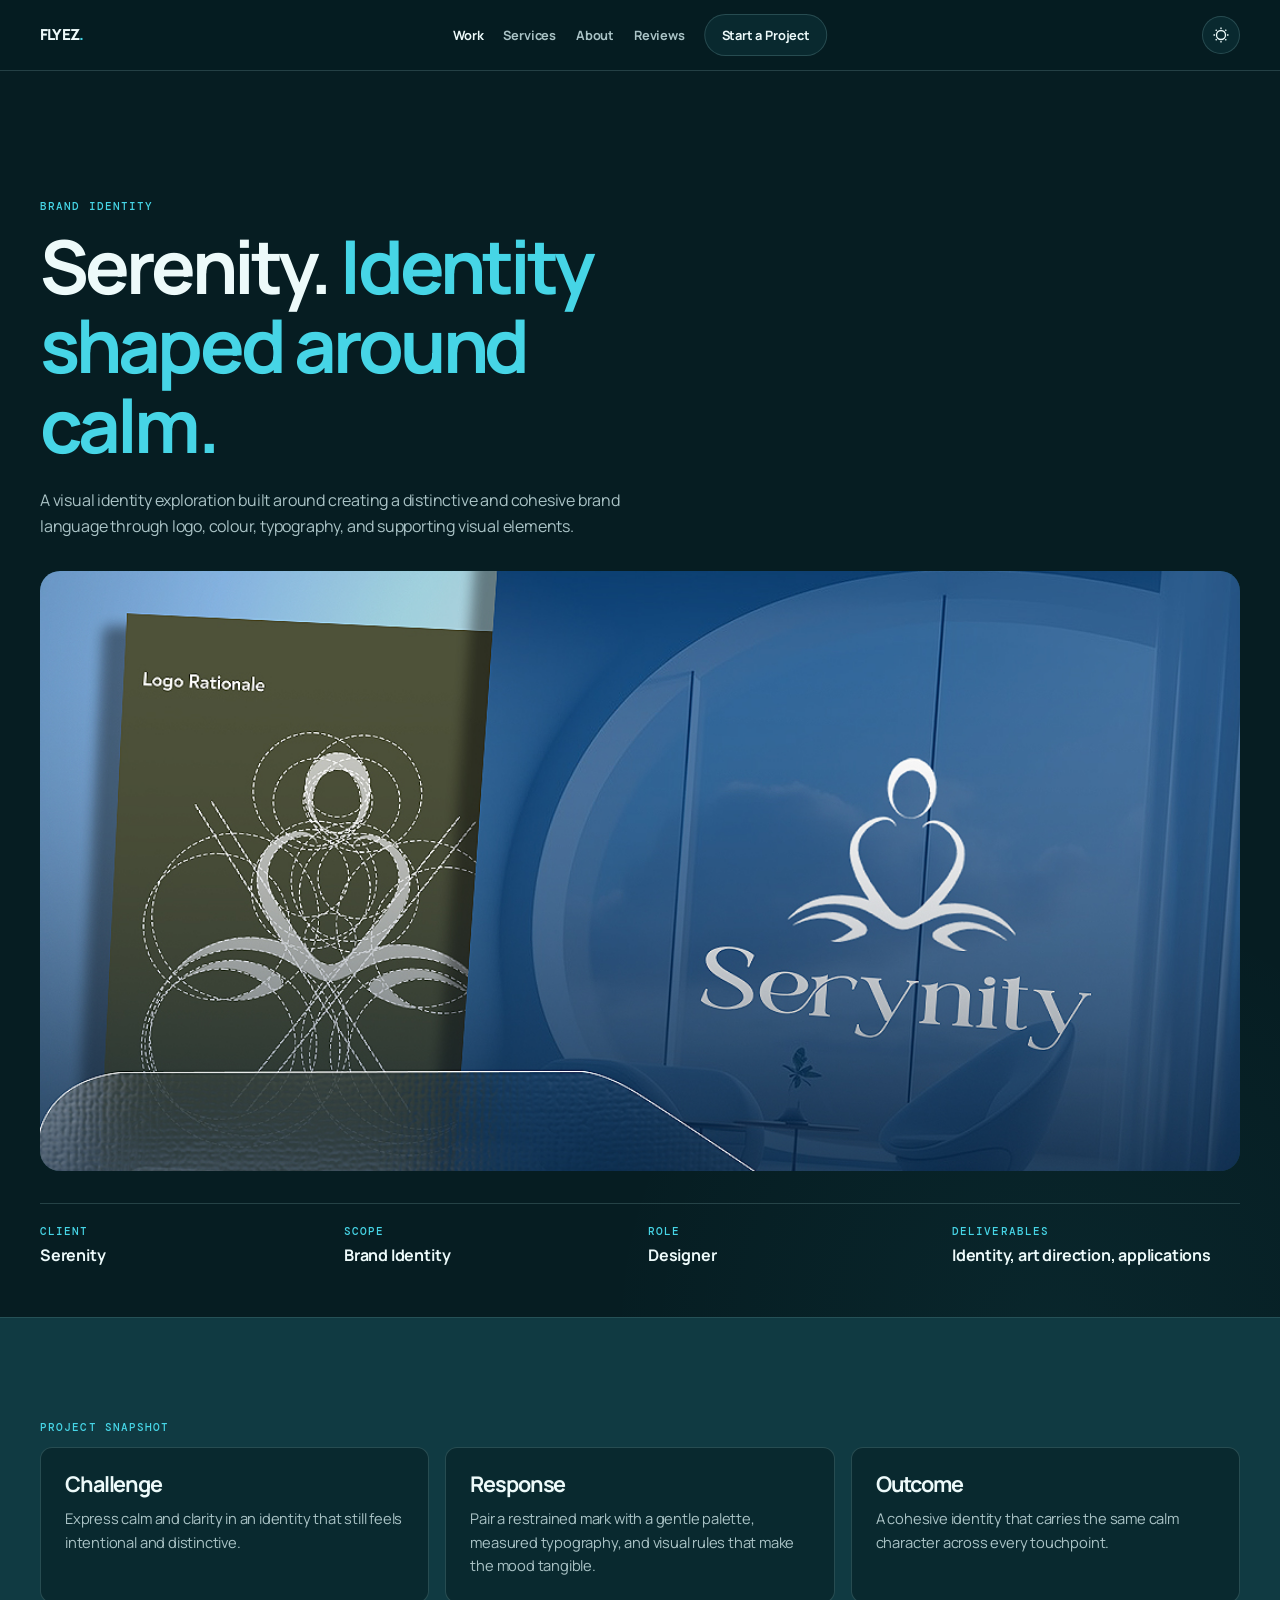
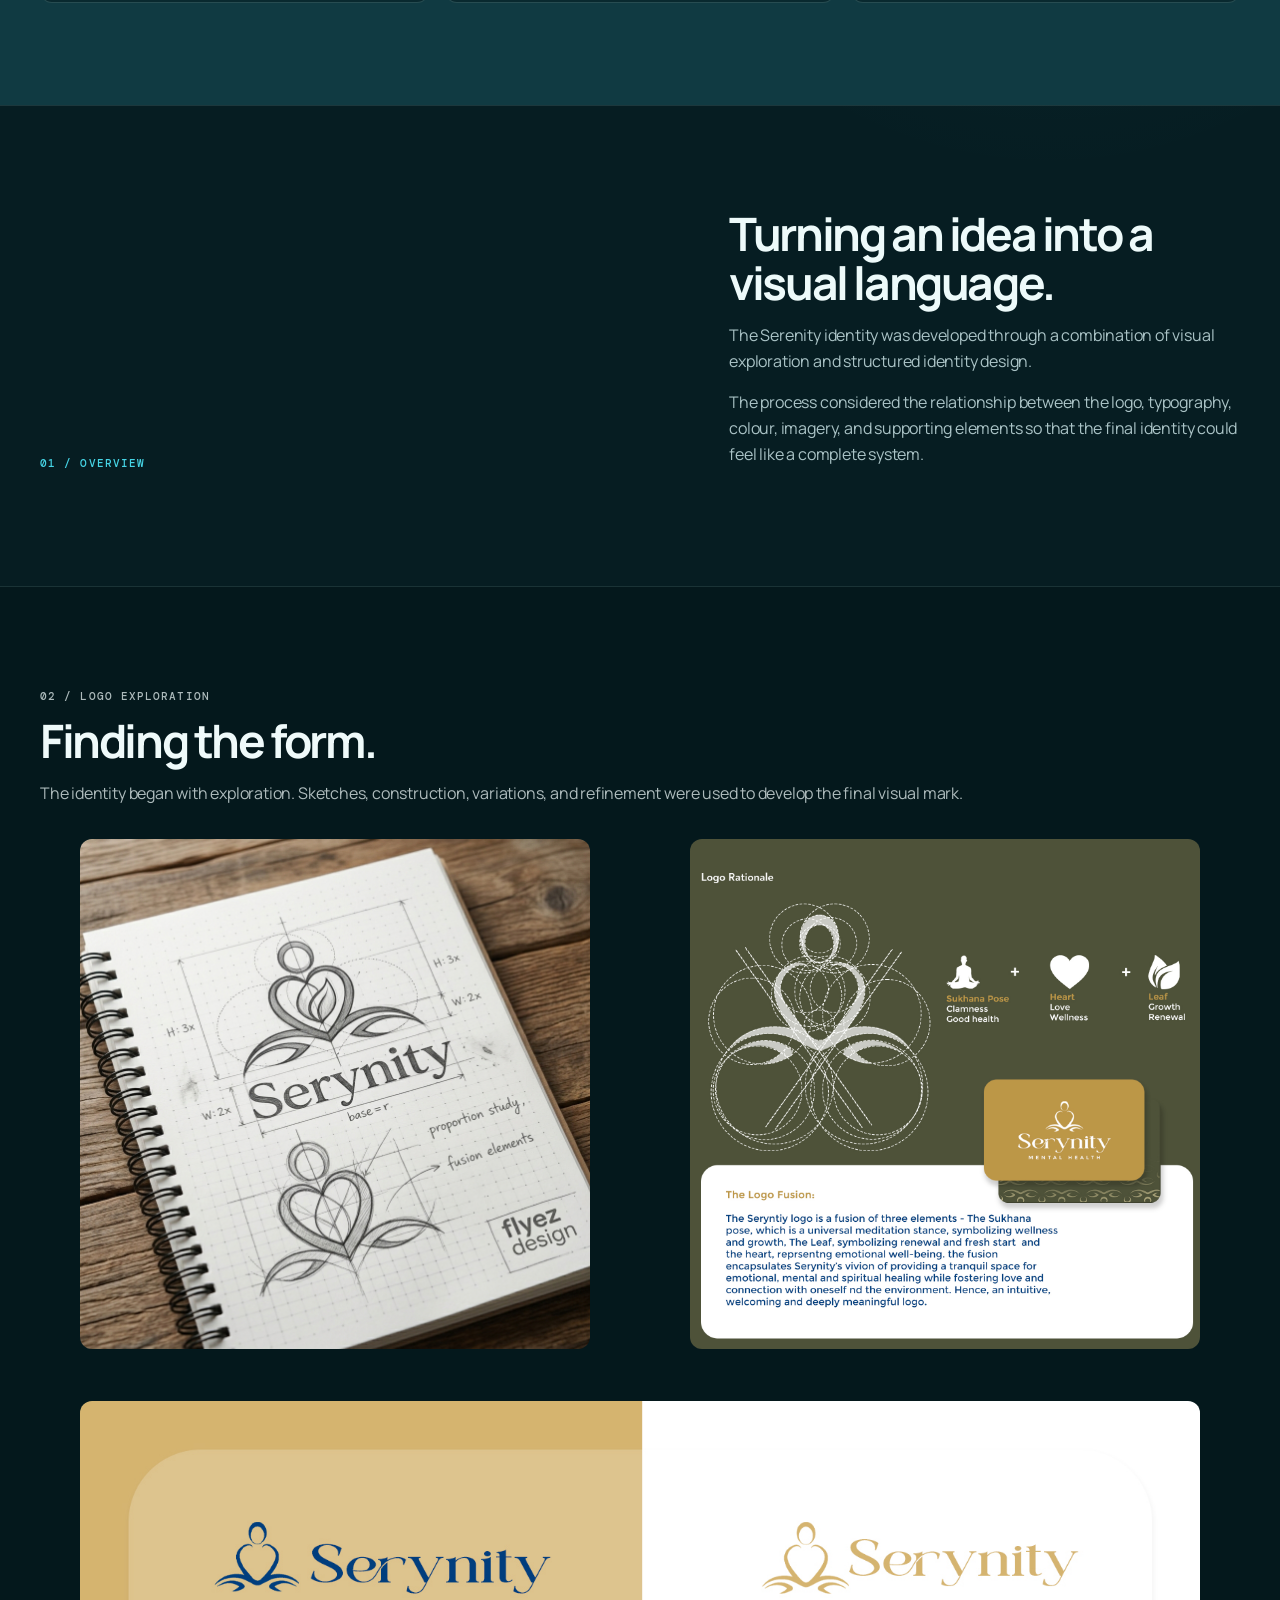
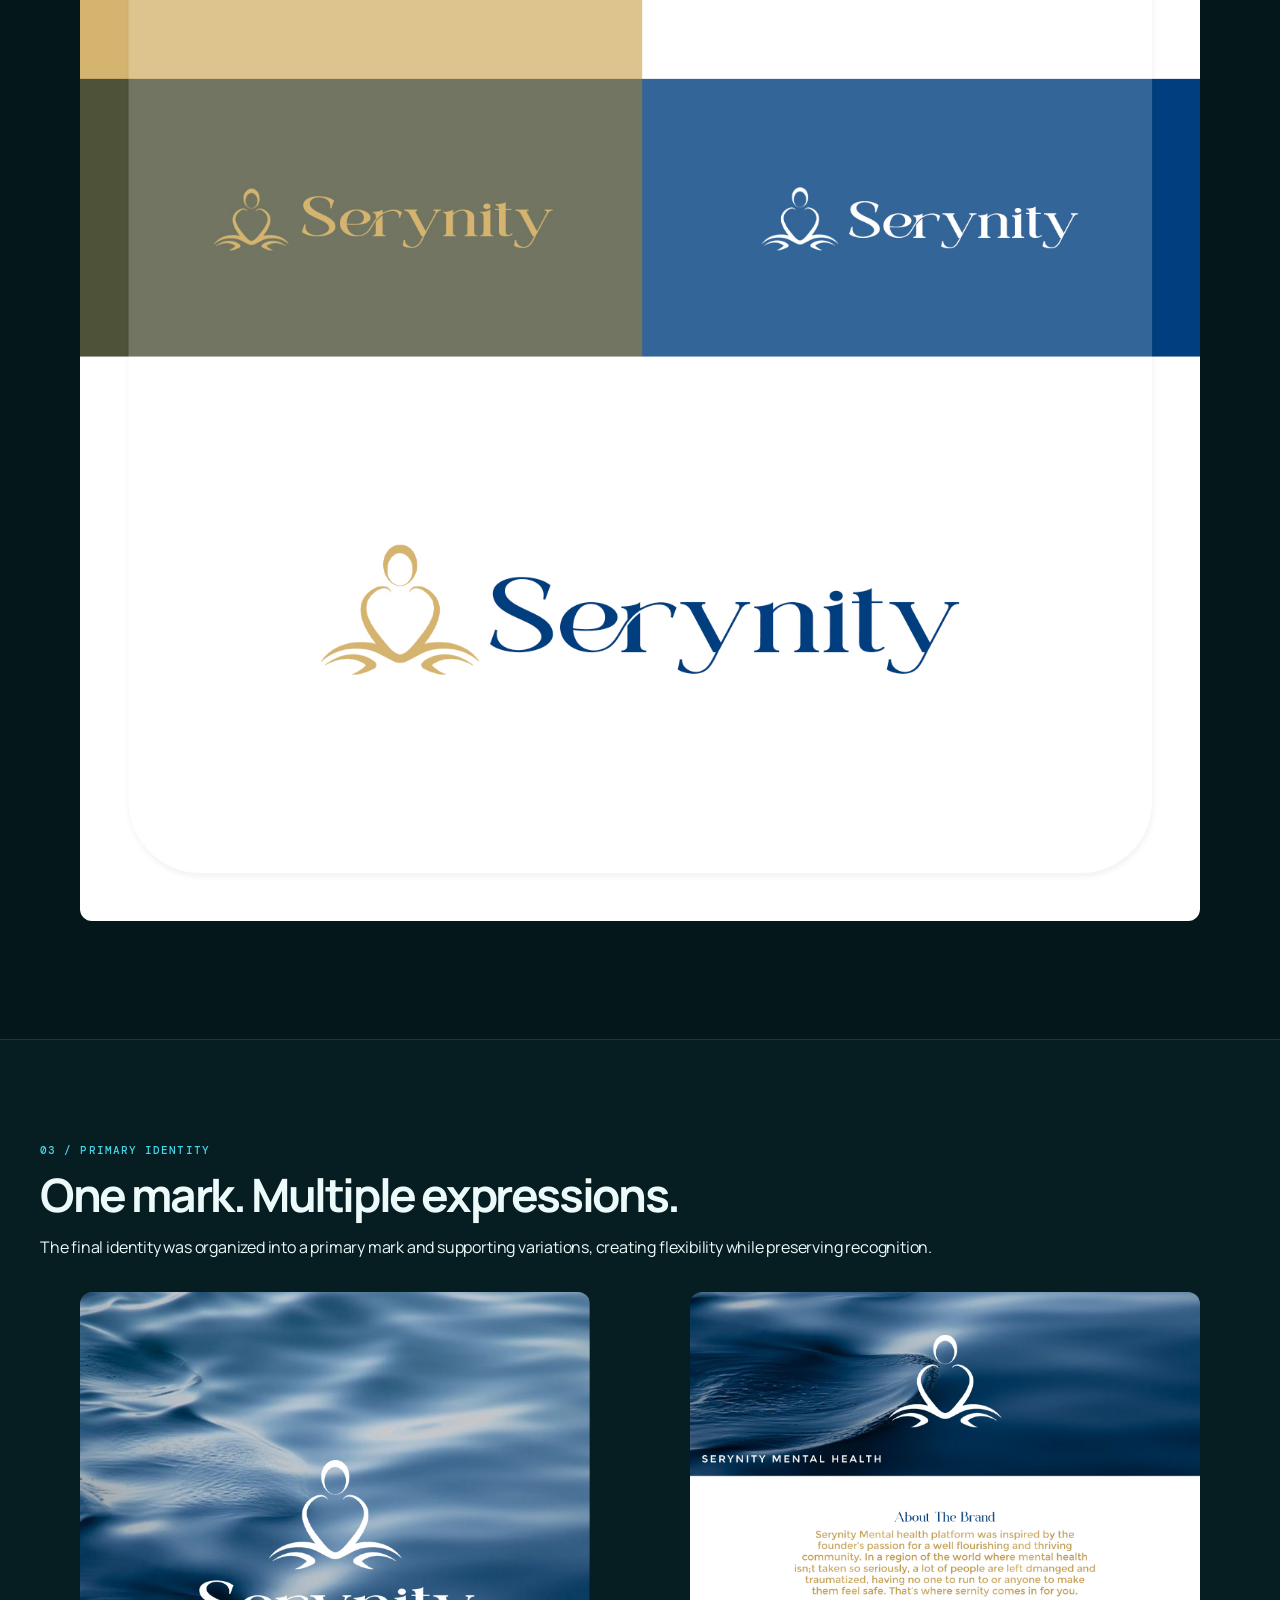
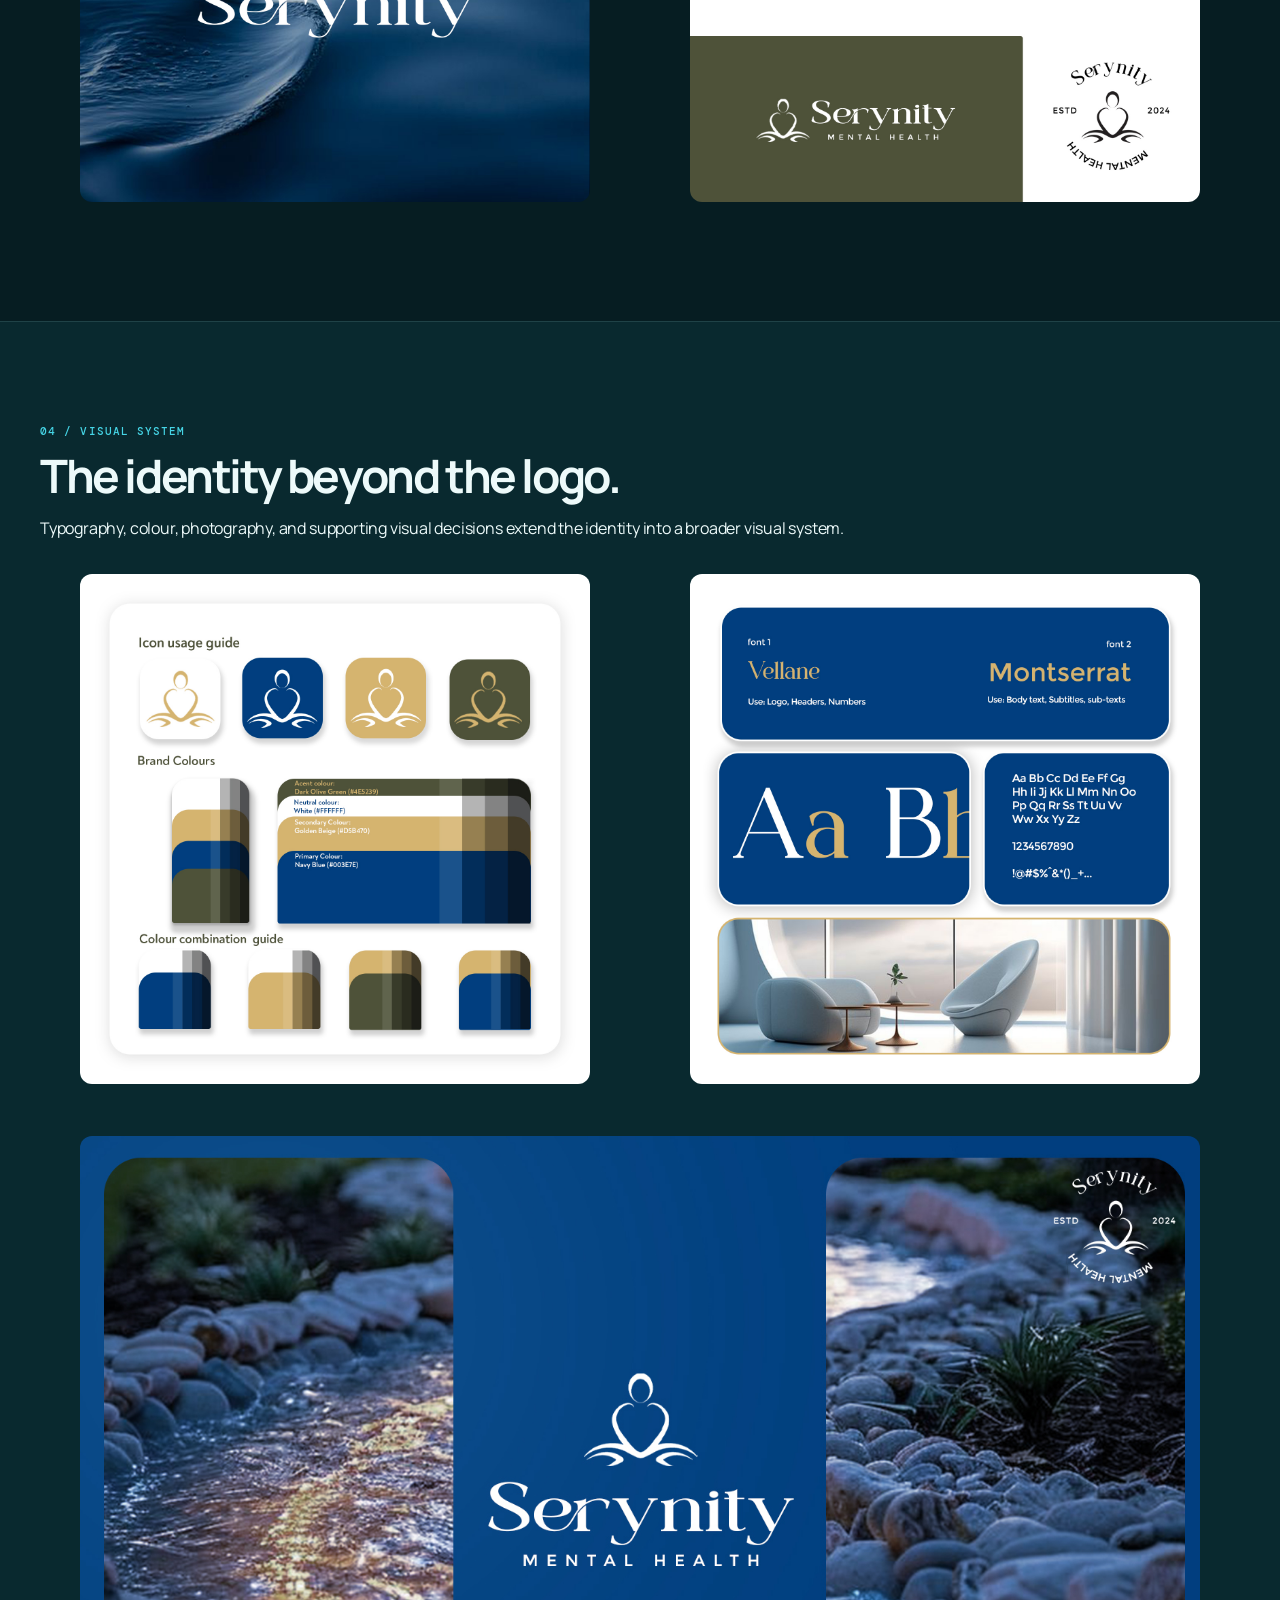
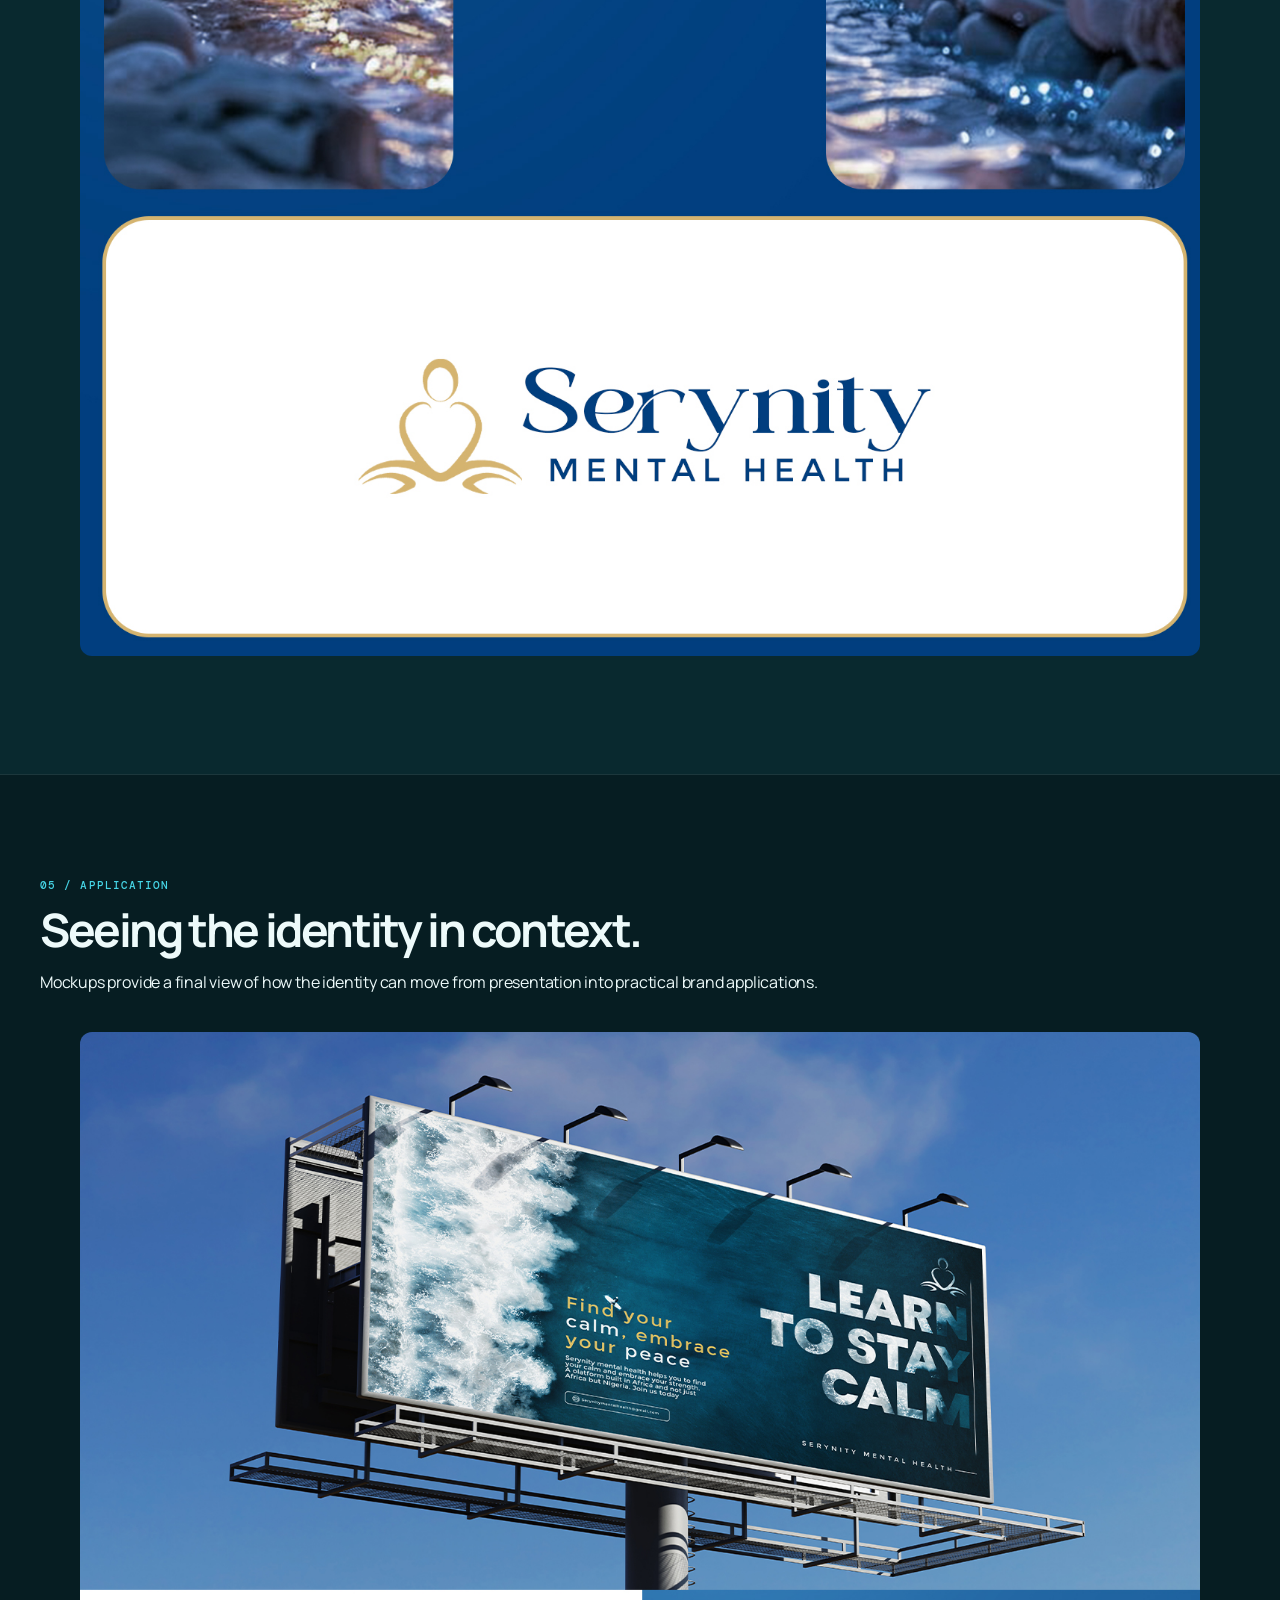
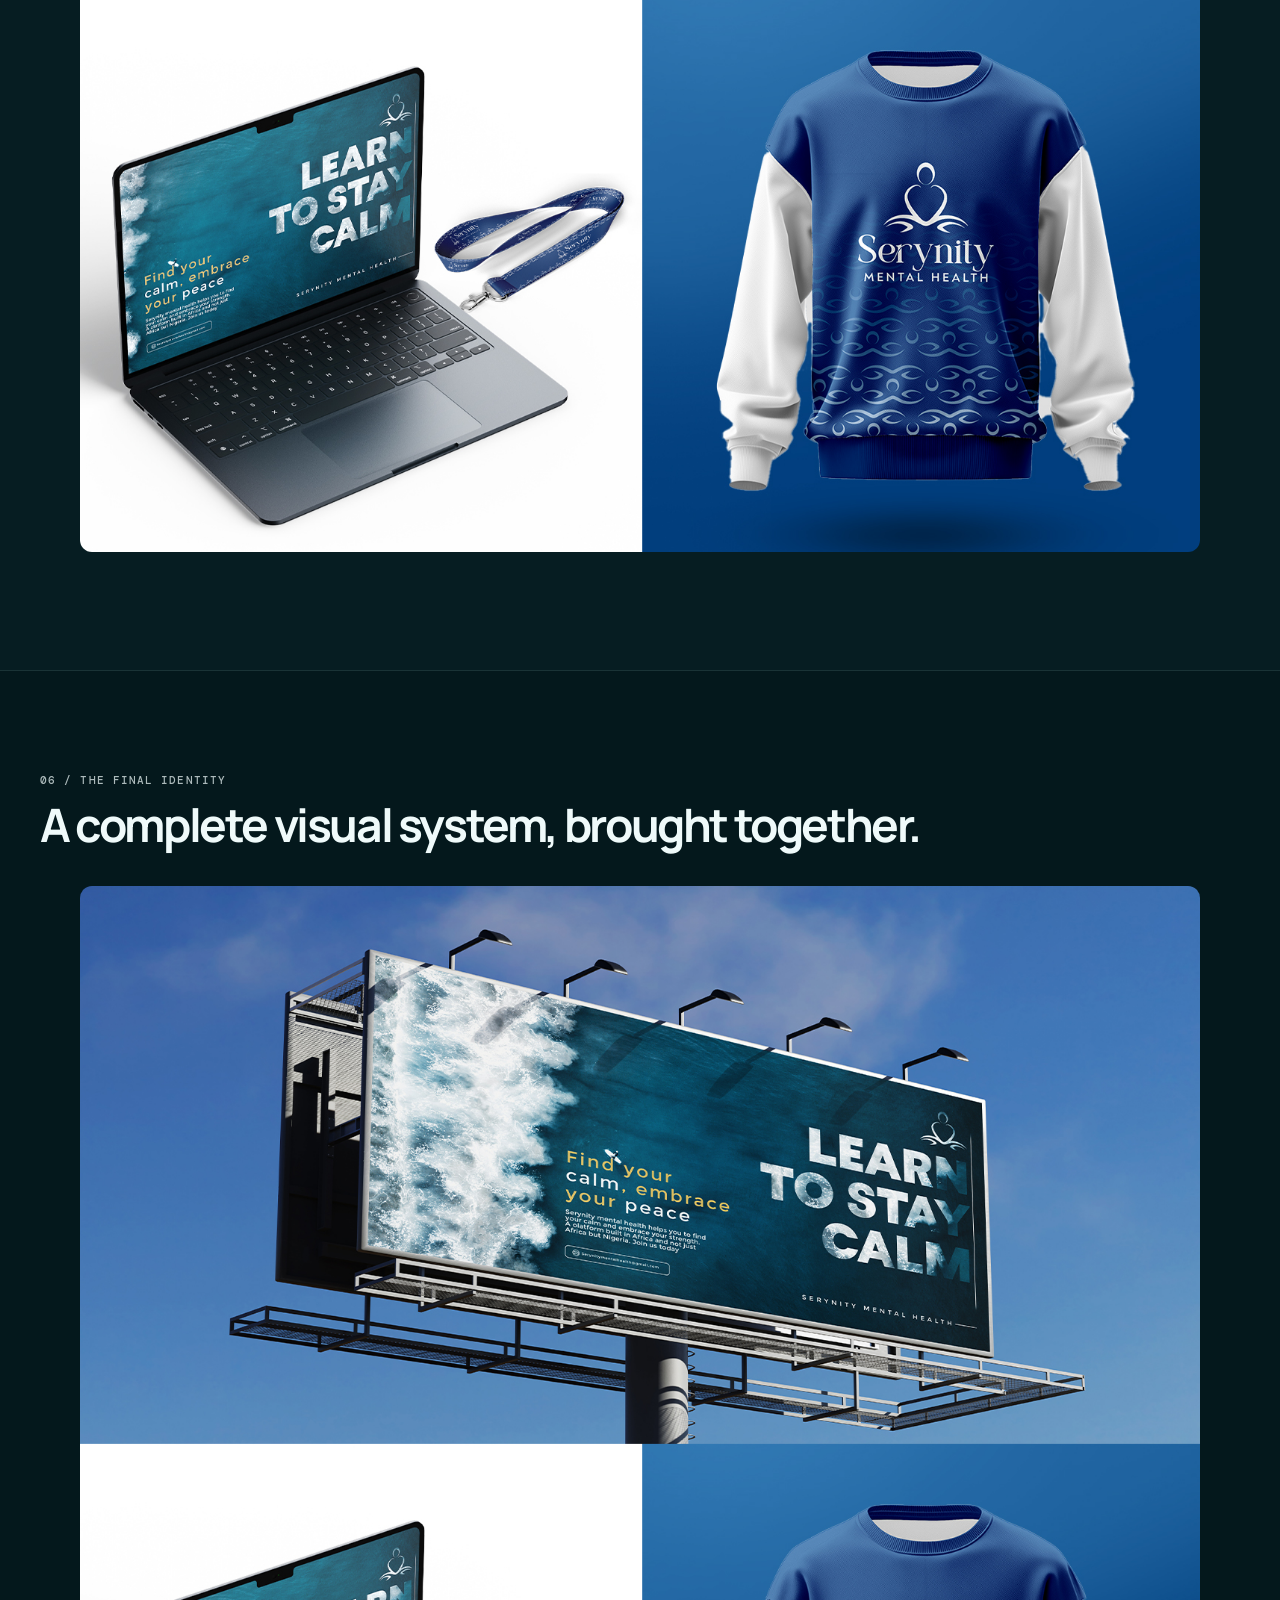
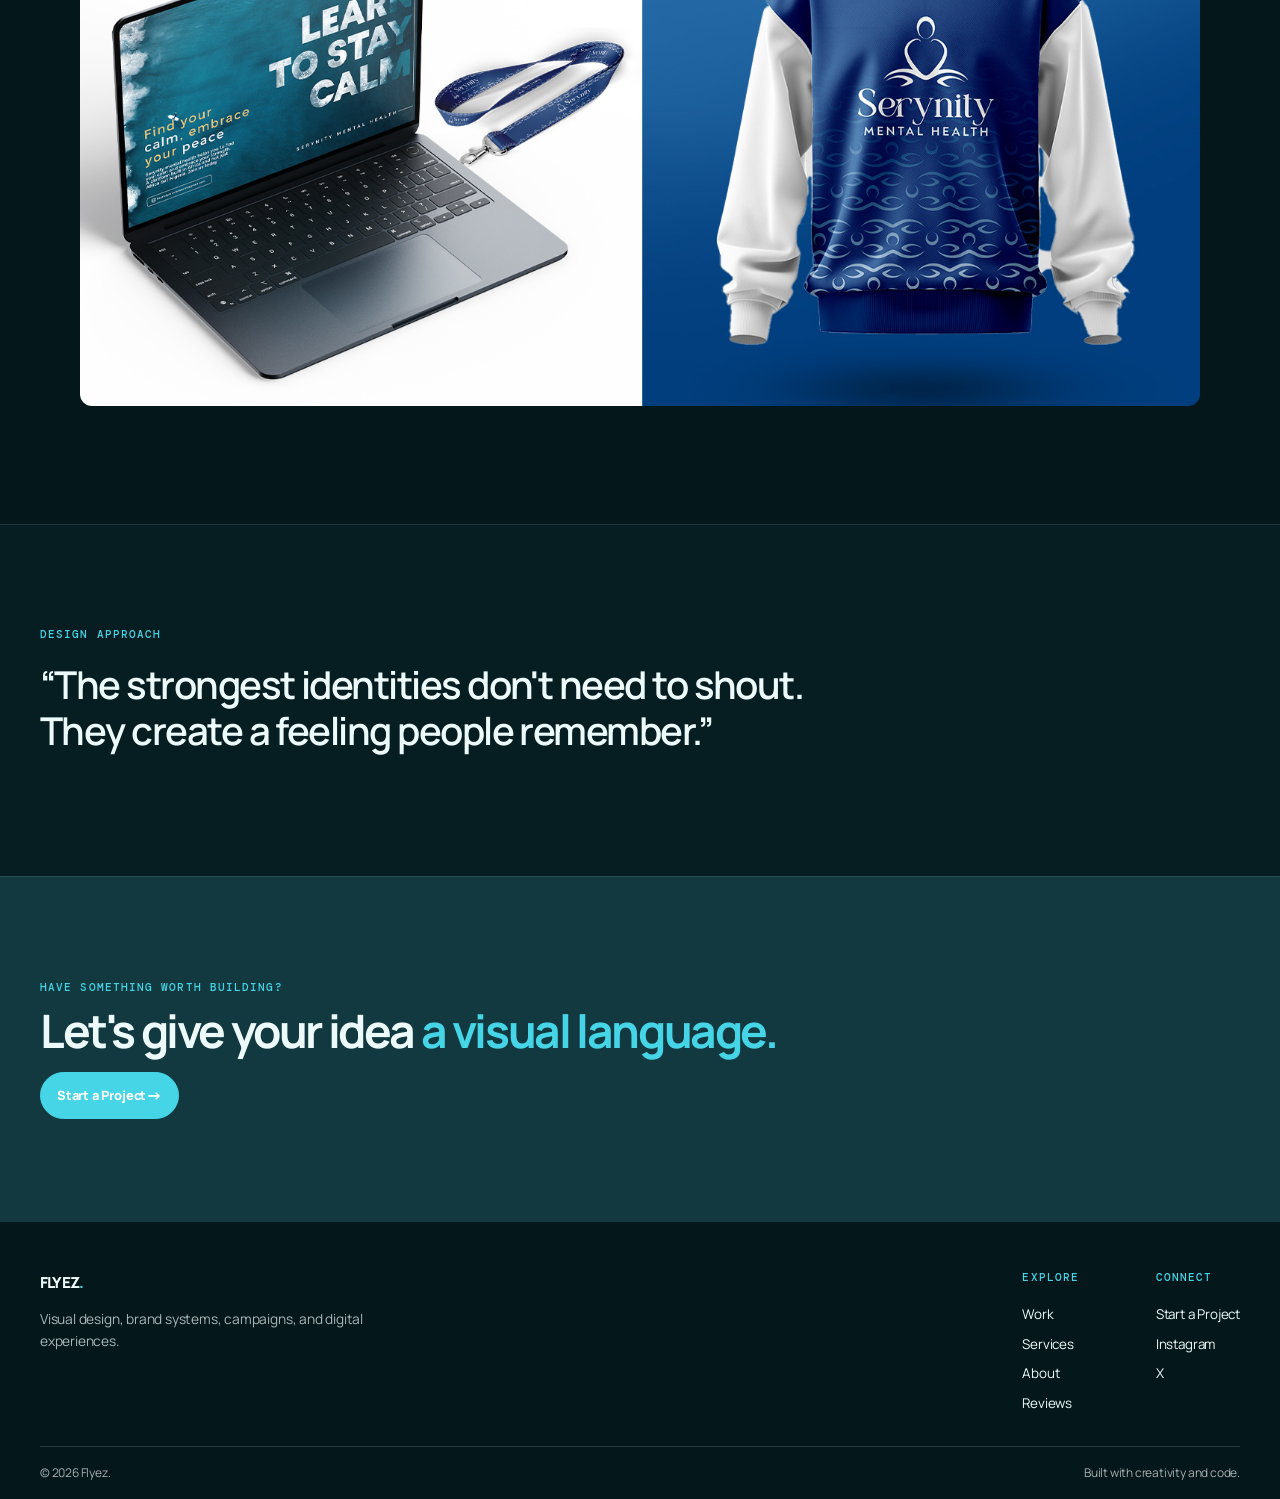
<file: serenity.html>
<!DOCTYPE html>
<html lang="en">
<head>
  <meta charset="UTF-8">
  <meta name="viewport" content="width=device-width, initial-scale=1.0">

  <title>Serenity | Flyez</title>

  <meta
    name="description"
    content="A brand identity project for Serenity by Flyez, exploring logo development, visual language, typography, colour, and brand applications."
  >

  <link
    rel="canonical"
    href="https://ace-flyez.github.io/my-portfolio/serenity.html"
  >

  <link rel="icon" href="site-assets/favicon.png" type="image/png">

  <meta property="og:title" content="Serenity | Flyez">
  <meta
    property="og:description"
    content="A brand identity project for Serenity by Flyez."
  >
  <meta
    property="og:image"
    content="https://ace-flyez.github.io/my-portfolio/optimized-images/(Serenity%20Deliverable)%20Front%20Page.jpg"
  >
  <meta
    property="og:url"
    content="https://ace-flyez.github.io/my-portfolio/serenity.html"
  >
  <meta property="og:type" content="website">

  <link rel="stylesheet" href="styles.css">
  <script src="script.js" defer></script>
</head>

<body>

  <!-- HEADER -->
  <header class="site-header">
    <nav class="navbar container" aria-label="Main navigation">

      <a class="brand" href="index.html" aria-label="Flyez home">
        FLYEZ<span>.</span>
      </a>

      <button
        class="nav-toggle"
        type="button"
        aria-expanded="false"
        aria-controls="primary-navigation"
        aria-label="Open navigation"
      >
        <span></span>
        <span></span>
      </button>

      <div class="nav-links" id="primary-navigation">
        <a href="work.html" aria-current="page">Work</a>
        <a href="services.html">Services</a>
        <a href="about.html">About</a>
        <a href="testimonials.html">Reviews</a>
        <a class="nav-cta" href="contact.html">Start a Project</a>
      </div>

      <button
        class="theme-toggle"
        type="button"
        aria-pressed="false"
        aria-label="Switch theme"
      >
        <svg class="theme-icon icon-moon" aria-hidden="true" viewBox="0 0 24 24"><path d="M20.8 15.6A9 9 0 0 1 8.4 3.2 9 9 0 1 0 20.8 15.6Z"/></svg>
        <svg class="theme-icon icon-sun" aria-hidden="true" viewBox="0 0 24 24"><path d="M12 18a6 6 0 1 0 0-12 6 6 0 0 0 0 12Zm0-16v2m0 16v2m10-10h-2M4 12H2m17.1-7.1-1.4 1.4M6.3 17.7l-1.4 1.4m14.2 0-1.4-1.4M6.3 6.3 4.9 4.9"/></svg>
      </button>

    </nav>
  </header>


  <main>

    <!-- HERO -->
    <section class="case-study-hero section">

      <div class="container">

        <div class="case-study-hero-copy">

          <p class="eyebrow">
            BRAND IDENTITY
          </p>

          <h1>
            Serenity.
            <span>Identity shaped around calm.</span>
          </h1>

          <p class="case-study-lead">
            A visual identity exploration built around creating a
            distinctive and cohesive brand language through logo,
            colour, typography, and supporting visual elements.
          </p>

        </div>


        <div class="case-study-hero-image">

          <img
            src="optimized-images/Serenity Folder.jpg"
            alt="Serenity brand identity presentation cover"
          >

        </div>


        <div class="case-study-meta">

          <div>
            <span class="case-meta-label">CLIENT</span>
            <strong>Serenity</strong>
          </div>

          <div>
            <span class="case-meta-label">SCOPE</span>
            <strong>Brand Identity</strong>
          </div>

          <div>
            <span class="case-meta-label">ROLE</span>
            <strong>Designer</strong>
          </div>

          <div>
            <span class="case-meta-label">DELIVERABLES</span>
            <strong>Identity, art direction, applications</strong>
          </div>

        </div>

      </div>

    </section>


    <section class="case-section case-snapshot">
      <div class="container">
        <p class="eyebrow">PROJECT SNAPSHOT</p>
        <div class="snapshot-grid">
          <div><h2>Challenge</h2><p>Express calm and clarity in an identity that still feels intentional and distinctive.</p></div>
          <div><h2>Response</h2><p>Pair a restrained mark with a gentle palette, measured typography, and visual rules that make the mood tangible.</p></div>
          <div><h2>Outcome</h2><p>A cohesive identity that carries the same calm character across every touchpoint.</p></div>
        </div>
      </div>
    </section>

    <!-- OVERVIEW -->
    <section class="case-section">

      <div class="container case-two-column">

        <div>
          <p class="eyebrow">01 / OVERVIEW</p>
        </div>

        <div class="case-section-content">

          <h2>
            Turning an idea into a visual language.
          </h2>

          <p>
            The Serenity identity was developed through a combination
            of visual exploration and structured identity design.
          </p>

          <p>
            The process considered the relationship between the logo,
            typography, colour, imagery, and supporting elements so
            that the final identity could feel like a complete system.
          </p>

        </div>

      </div>

    </section>


    <!-- LOGO EXPLORATION -->
    <section class="case-section case-section-dark">

      <div class="container">

        <div class="case-section-heading">

          <p class="eyebrow">02 / LOGO EXPLORATION</p>

          <h2>
            Finding the form.
          </h2>

          <p>
            The identity began with exploration. Sketches, construction,
            variations, and refinement were used to develop the final
            visual mark.
          </p>

        </div>


        <div class="case-gallery case-gallery-two">

          <figure>

            <img
              src="optimized-images/(Serynity Deliverable) Hand drawing.jpg"
              alt="Serenity hand drawn logo exploration"
              loading="lazy"
            >

          </figure>

          <figure>

            <img
              src="optimized-images/(Serynity Deliverable) Logo ratonale.jpg"
              alt="Serenity logo rationale"
              loading="lazy"
            >

          </figure>

        </div>


        <div class="case-gallery case-gallery-feature case-gallery-spaced">

          <figure>

            <img
              src="optimized-images/(Serynity Deliverable) Logo Variatins.jpg"
              alt="Serenity logo variations"
              loading="lazy"
            >

          </figure>

        </div>

      </div>

    </section>


    <!-- PRIMARY IDENTITY -->
    <section class="case-section">

      <div class="container">

        <div class="case-section-heading">

          <p class="eyebrow">03 / PRIMARY IDENTITY</p>

          <h2>
            One mark. Multiple expressions.
          </h2>

          <p>
            The final identity was organized into a primary mark and
            supporting variations, creating flexibility while preserving
            recognition.
          </p>

        </div>


        <div class="case-gallery case-gallery-two">

          <figure>

            <img
              src="optimized-images/(Serynity Deliverable) Primary logo.jpg"
              alt="Serenity primary logo"
              loading="lazy"
            >

          </figure>

          <figure>

            <img
              src="optimized-images/(Serynity Deliverable) About Logo.jpg"
              alt="Serenity logo presentation"
              loading="lazy"
            >

          </figure>

        </div>

      </div>

    </section>


    <!-- VISUAL SYSTEM -->
    <section class="case-section case-section-light">

      <div class="container">

        <div class="case-section-heading">

          <p class="eyebrow">04 / VISUAL SYSTEM</p>

          <h2>
            The identity beyond the logo.
          </h2>

          <p>
            Typography, colour, photography, and supporting visual
            decisions extend the identity into a broader visual system.
          </p>

        </div>


        <div class="case-gallery case-gallery-two">

          <figure>

            <img
              src="optimized-images/(Serynity Deliverable) Colour pallete.jpg"
              alt="Serenity colour palette"
              loading="lazy"
            >

          </figure>

          <figure>

            <img
              src="optimized-images/(Serynity Deliverable) Typography_.jpg"
              alt="Serenity typography system"
              loading="lazy"
            >

          </figure>

        </div>


        <div class="case-gallery case-gallery-feature case-gallery-spaced">

          <figure>

            <img
              src="optimized-images/(Serynity Deliverable) Photography.jpg"
              alt="Serenity photography direction"
              loading="lazy"
            >

          </figure>

        </div>

      </div>

    </section>


    <!-- MOCKUPS -->
    <section class="case-section">

      <div class="container">

        <div class="case-section-heading">

          <p class="eyebrow">05 / APPLICATION</p>

          <h2>
            Seeing the identity in context.
          </h2>

          <p>
            Mockups provide a final view of how the identity can move
            from presentation into practical brand applications.
          </p>

        </div>


        <div class="case-gallery case-gallery-feature">

          <figure>

            <img
              src="optimized-images/(Serynity Deliverable) Mockups.jpg"
              alt="Serenity brand identity mockups"
              loading="lazy"
            >

          </figure>

        </div>

      </div>

    </section>


    <!-- FULL PRESENTATION -->
    <section class="case-section case-section-dark">

      <div class="container">

        <div class="case-section-heading">

          <p class="eyebrow">06 / THE FINAL IDENTITY</p>

          <h2>
            A complete visual system, brought together.
          </h2>

        </div>


        <div class="case-gallery case-gallery-feature">

          <figure>

            <img
            src="optimized-images/(Serynity Deliverable) Mockups.jpg"
              alt="Serenity complete identity presentation"
              loading="lazy"
            >

          </figure>

        </div>

      </div>

    </section>


    <!-- STATEMENT -->
    <section class="case-section">

      <div class="container case-statement">

        <p class="eyebrow">DESIGN APPROACH</p>

        <blockquote>
          “The strongest identities don't need to shout.
          They create a feeling people remember.”
        </blockquote>

      </div>

    </section>


    <!-- CTA -->
    <section class="case-study-cta section">

      <div class="container">

        <p class="eyebrow">
          HAVE SOMETHING WORTH BUILDING?
        </p>

        <h2>
          Let's give your idea
          <span>a visual language.</span>
        </h2>

        <a class="button button-primary" href="contact.html">
          Start a Project
          <span aria-hidden="true">↗</span>
        </a>

      </div>

    </section>

  </main>


  <!-- FOOTER -->
  <footer class="site-footer">

    <div class="container footer-inner">

      <div class="footer-brand">

        <a class="brand" href="index.html" aria-label="Flyez home">
          FLYEZ<span>.</span>
        </a>

        <p>
          Visual design, brand systems, campaigns,
          and digital experiences.
        </p>

      </div>


      <div class="footer-links">

        <div class="footer-link-group">

          <span class="footer-label">EXPLORE</span>

          <a href="work.html">Work</a>
          <a href="services.html">Services</a>
          <a href="about.html">About</a>
          <a href="testimonials.html">Reviews</a>

        </div>


        <div class="footer-link-group">

          <span class="footer-label">CONNECT</span>

          <a href="contact.html">Start a Project</a>

          <a
            href="https://www.instagram.com/flyez_designs/"
            target="_blank"
            rel="noopener noreferrer"
          >
            Instagram
          </a>

          <a
            href="https://x.com/ace_flyezzz"
            target="_blank"
            rel="noopener noreferrer"
          >
            X
          </a>

        </div>

      </div>

    </div>


    <div class="container footer-bottom">

      <span>© 2026 Flyez.</span>

      <span>Built with creativity and code.</span>

    </div>

  </footer>

</body>
</html>
</file>
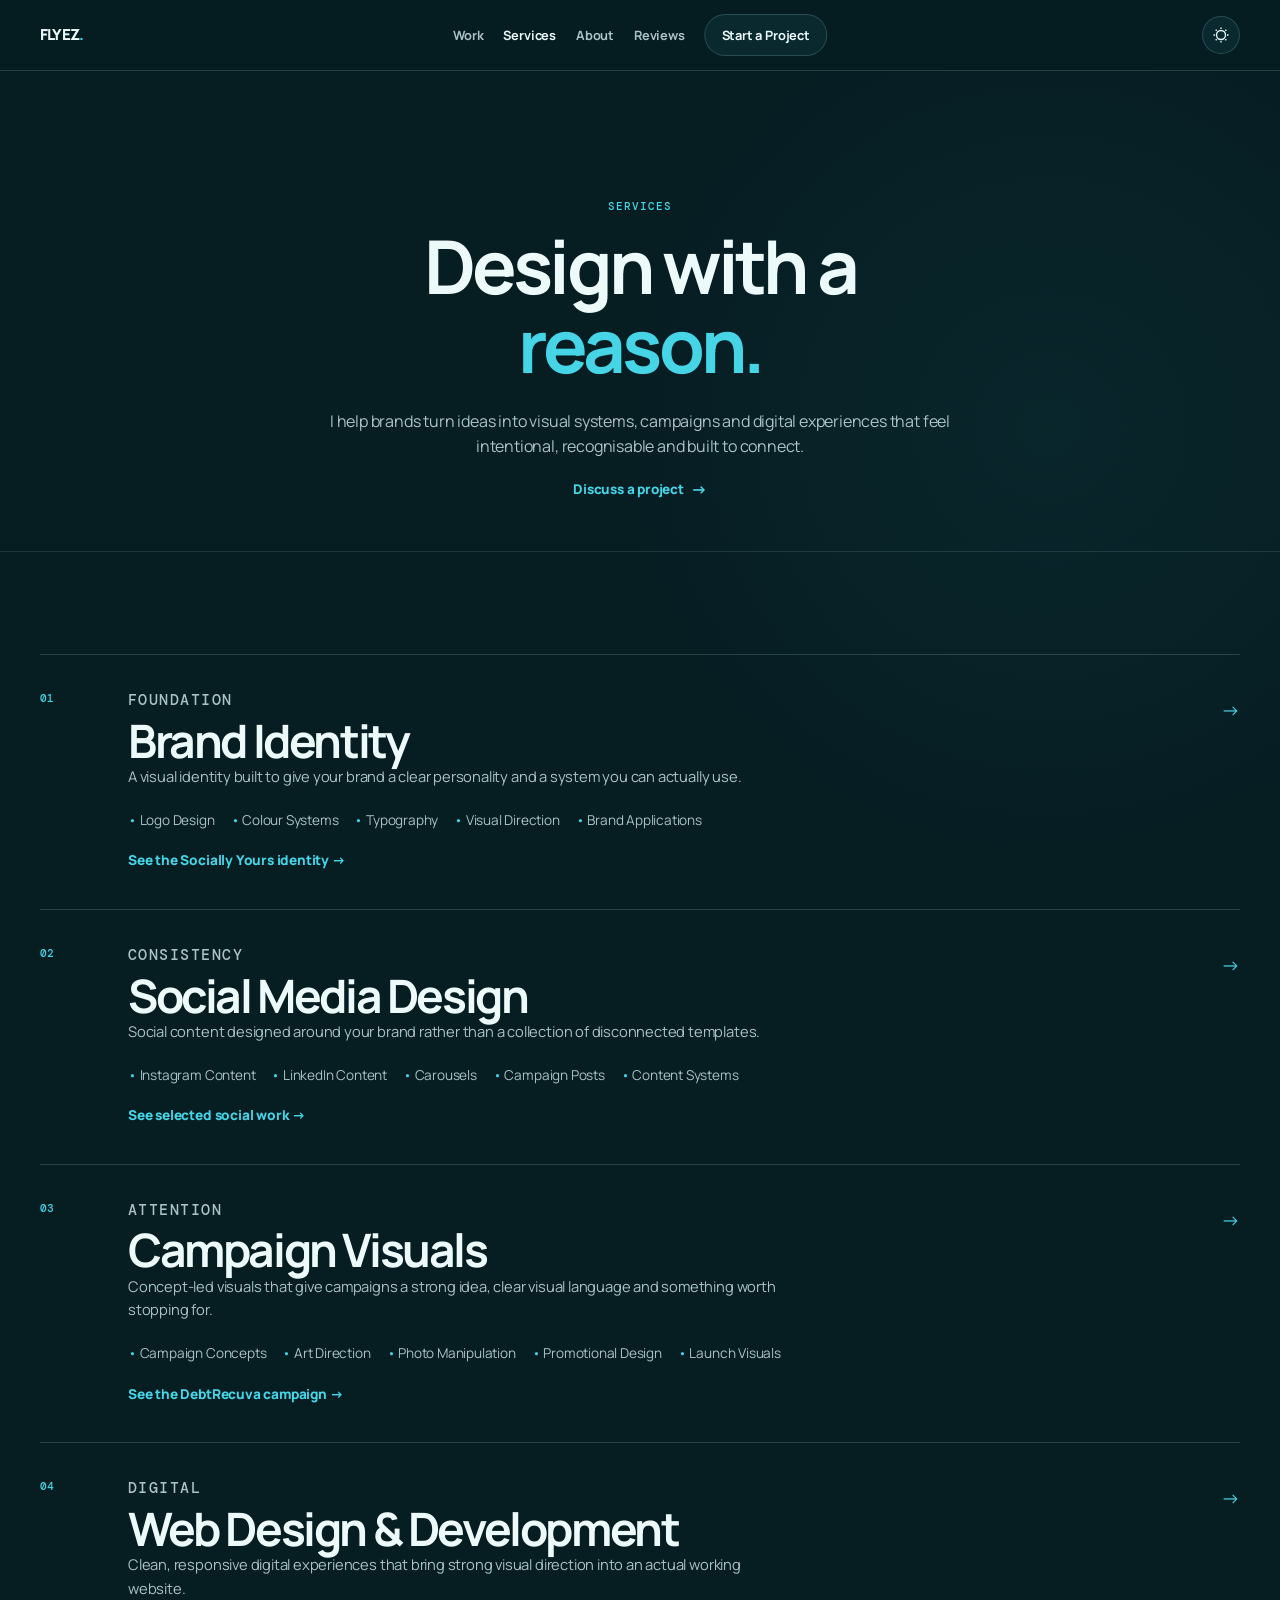
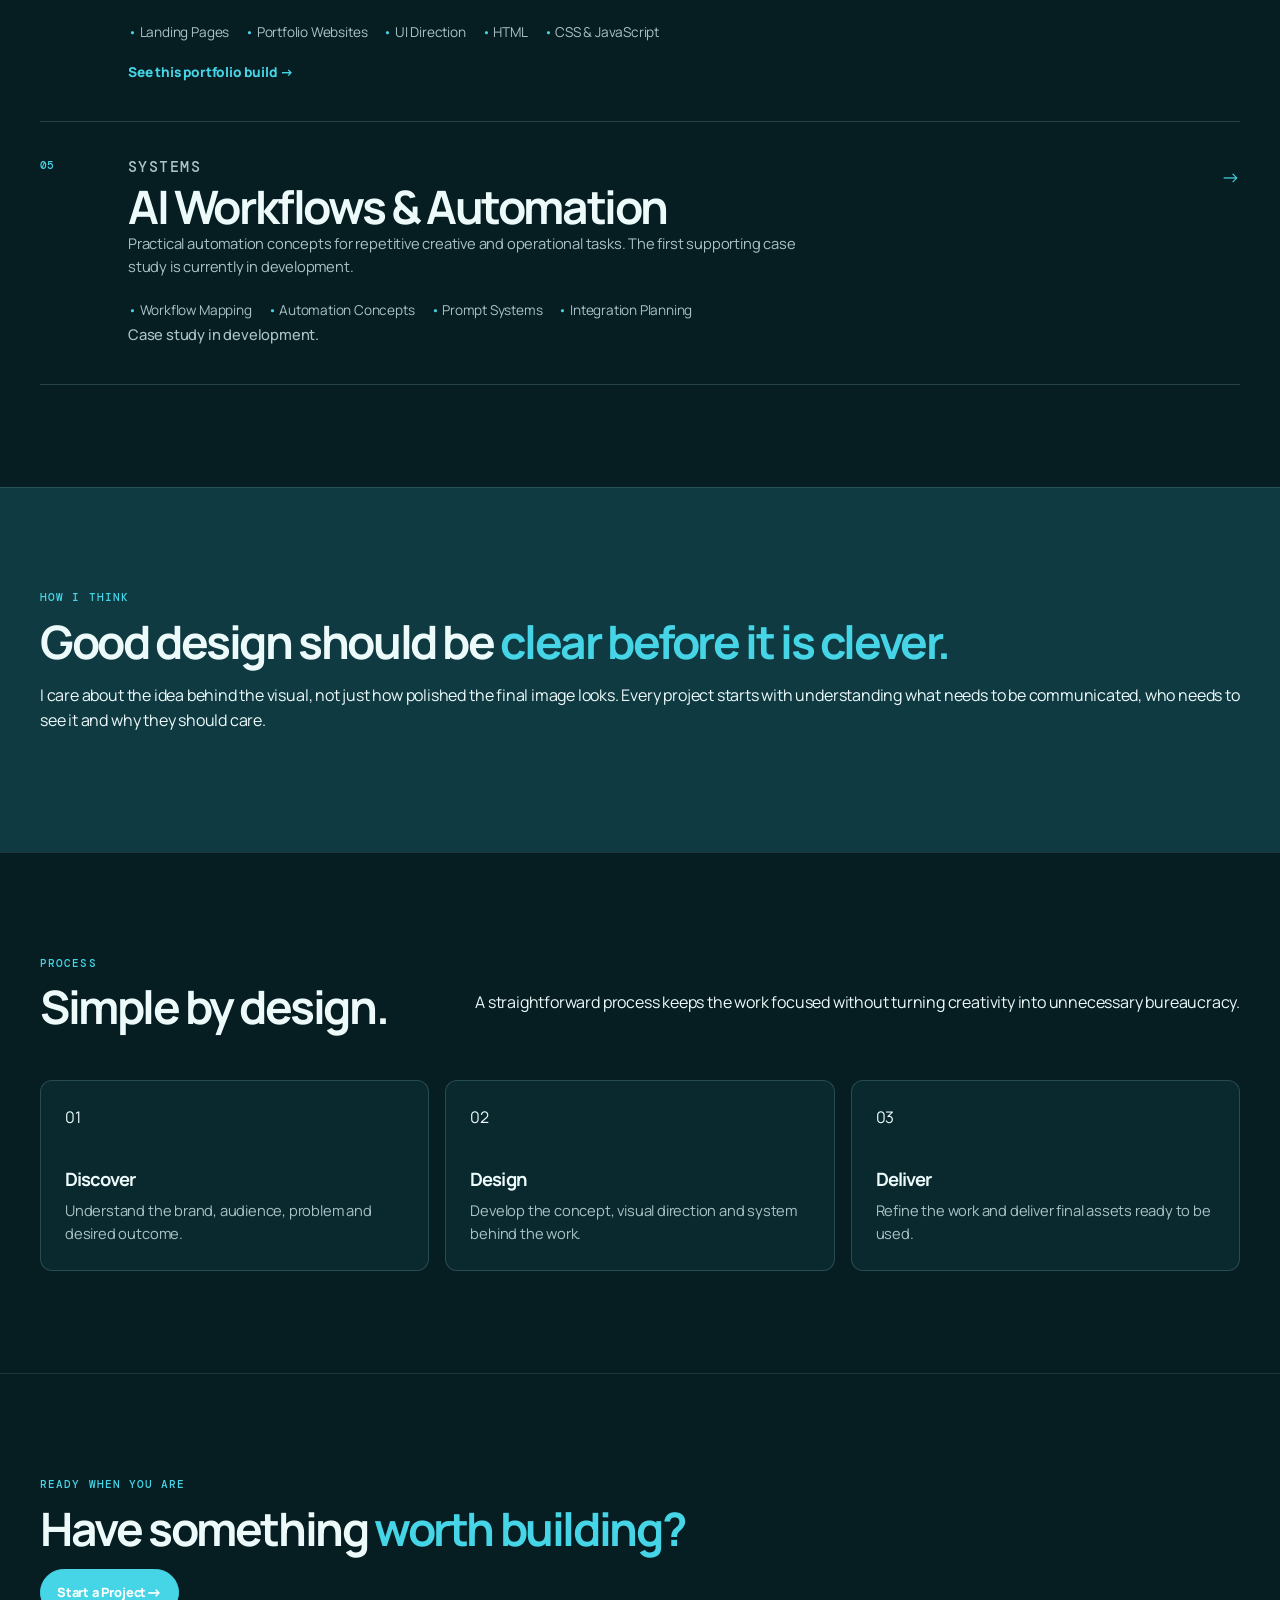
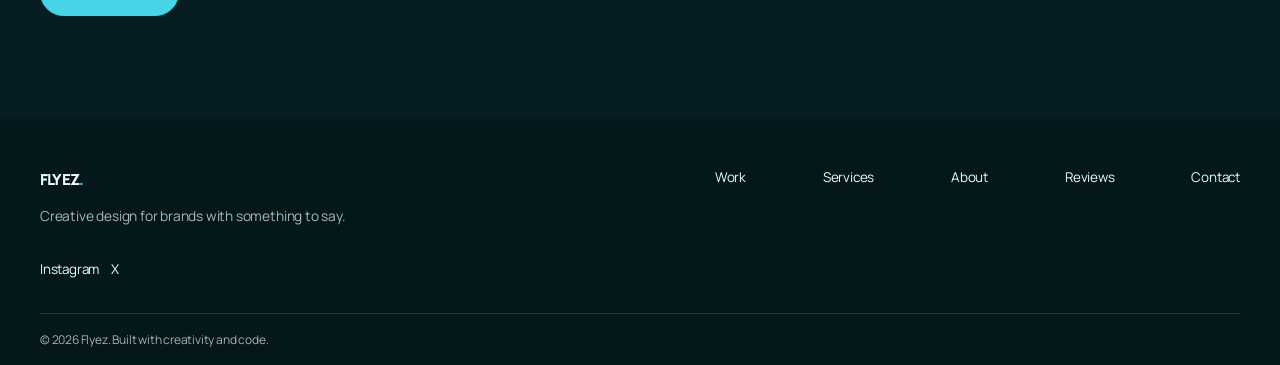
<file: services.html>
<!DOCTYPE html>
<html lang="en">
<head>
  <meta charset="UTF-8">
  <meta name="viewport" content="width=device-width, initial-scale=1.0">

  <title>Services | Flyez</title>
  <meta
    name="description"
    content="Explore Flyez's creative services across brand identity, social media design, campaign visuals and digital experiences."
  >

  <link rel="canonical" href="https://ace-flyez.github.io/my-portfolio/services.html">
  <link rel="icon" href="site-assets/favicon.png" type="image/png">

  <meta property="og:title" content="Services | Flyez">
  <meta
    property="og:description"
    content="Brand identity, social media design, campaign visuals and digital experiences by Flyez."
  >
  <meta property="og:type" content="website">
  <meta property="og:url" content="https://ace-flyez.github.io/my-portfolio/services.html">
  <meta property="og:image" content="https://ace-flyez.github.io/my-portfolio/site-assets/social-preview.png">

  <link rel="stylesheet" href="styles.css">
  <script src="script.js" defer></script>
</head>

<body>

  <header class="navbar">
    <div class="container nav-content">

      <a href="index.html" class="brand" aria-label="Flyez home">
        FLYEZ<span>.</span>
      </a>

      <button
        class="nav-toggle"
        type="button"
        aria-label="Open navigation"
        aria-expanded="false"
      >
        <span></span>
        <span></span>
      </button>

      <nav class="nav-links" aria-label="Main navigation">
        <a href="work.html">Work</a>
        <a href="services.html" class="active" aria-current="page">Services</a>
        <a href="about.html">About</a>
        <a href="testimonials.html">Reviews</a>
        <a href="contact.html" class="nav-cta">Start a Project</a>
      </nav>

      <button
        class="theme-toggle"
        type="button"
        aria-label="Switch theme"
        aria-pressed="false"
      >
        <svg class="theme-icon icon-moon" aria-hidden="true" viewBox="0 0 24 24">
          <path d="M20.8 15.6A9 9 0 0 1 8.4 3.2 9 9 0 1 0 20.8 15.6Z"/>
        </svg>
        <svg class="theme-icon icon-sun" aria-hidden="true" viewBox="0 0 24 24">
          <path d="M12 18a6 6 0 1 0 0-12 6 6 0 0 0 0 12Zm0-16v2m0 16v2m10-10h-2M4 12H2m17.1-7.1-1.4 1.4M6.3 17.7l-1.4 1.4m14.2 0-1.4-1.4M6.3 6.3 4.9 4.9"/>
        </svg>
      </button>

    </div>
  </header>


  <main>

    <!-- INTRO -->
    <section class="services-hero">
      <div class="container">

        <p class="eyebrow">SERVICES</p>

        <div class="services-hero-grid">

          <h1>
            Design with a
            <span>reason.</span>
          </h1>

          <div class="services-hero-copy">
            <p>
              I help brands turn ideas into visual systems, campaigns and
              digital experiences that feel intentional, recognisable and
              built to connect.
            </p>

            <a href="contact.html" class="text-link">
              Discuss a project <span>↗</span>
            </a>
          </div>

        </div>

      </div>
    </section>


    <!-- SERVICES -->
    <section class="services-list" id="services">
      <div class="container">


        <!-- SERVICE 01 -->
        <article class="service-item" id="brand-identity">

          <div class="service-number">01</div>

          <div class="service-main">

            <div class="service-heading">
              <p class="service-label">FOUNDATION</p>
              <h2>Brand Identity</h2>
            </div>

            <p class="service-description">
              A visual identity built to give your brand a clear personality
              and a system you can actually use.
            </p>

            <div class="service-includes">
              <span>Logo Design</span>
              <span>Colour Systems</span>
              <span>Typography</span>
              <span>Visual Direction</span>
              <span>Brand Applications</span>
            </div>

            <a class="service-example" href="socially-yours.html">See the Socially Yours identity →</a>

          </div>

          <div class="service-arrow">↗</div>

        </article>


        <!-- SERVICE 02 -->
        <article class="service-item" id="social-design">

          <div class="service-number">02</div>

          <div class="service-main">

            <div class="service-heading">
              <p class="service-label">CONSISTENCY</p>
              <h2>Social Media Design</h2>
            </div>

            <p class="service-description">
              Social content designed around your brand rather than a collection
              of disconnected templates.
            </p>

            <div class="service-includes">
              <span>Instagram Content</span>
              <span>LinkedIn Content</span>
              <span>Carousels</span>
              <span>Campaign Posts</span>
              <span>Content Systems</span>
            </div>

            <a class="service-example" href="work.html#social-design">See selected social work →</a>

          </div>

          <div class="service-arrow">↗</div>

        </article>


        <!-- SERVICE 03 -->
        <article class="service-item" id="campaign-visuals">

          <div class="service-number">03</div>

          <div class="service-main">

            <div class="service-heading">
              <p class="service-label">ATTENTION</p>
              <h2>Campaign Visuals</h2>
            </div>

            <p class="service-description">
              Concept-led visuals that give campaigns a strong idea, clear
              visual language and something worth stopping for.
            </p>

            <div class="service-includes">
              <span>Campaign Concepts</span>
              <span>Art Direction</span>
              <span>Photo Manipulation</span>
              <span>Promotional Design</span>
              <span>Launch Visuals</span>
            </div>

            <a class="service-example" href="debtrecuva.html">See the DebtRecuva campaign →</a>

          </div>

          <div class="service-arrow">↗</div>

        </article>


        <!-- SERVICE 04 -->
        <article class="service-item" id="web-design">

          <div class="service-number">04</div>

          <div class="service-main">

            <div class="service-heading">
              <p class="service-label">DIGITAL</p>
              <h2>Web Design &amp; Development</h2>
            </div>

            <p class="service-description">
              Clean, responsive digital experiences that bring strong visual
              direction into an actual working website.
            </p>

            <div class="service-includes">
              <span>Landing Pages</span>
              <span>Portfolio Websites</span>
              <span>UI Direction</span>
              <span>HTML</span>
              <span>CSS &amp; JavaScript</span>
            </div>

            <a class="service-example" href="index.html">See this portfolio build →</a>

          </div>

          <div class="service-arrow">↗</div>

        </article>

        <!-- SERVICE 05 -->
        <article class="service-item" id="ai-automation">
          <div class="service-number">05</div>
          <div class="service-main">
            <div class="service-heading">
              <p class="service-label">SYSTEMS</p>
              <h2>AI Workflows &amp; Automation</h2>
            </div>
            <p class="service-description">Practical automation concepts for repetitive creative and operational tasks. The first supporting case study is currently in development.</p>
            <div class="service-includes">
              <span>Workflow Mapping</span><span>Automation Concepts</span><span>Prompt Systems</span><span>Integration Planning</span>
            </div>
            <p class="service-example service-example-note">Case study in development.</p>
          </div>
          <div class="service-arrow">↗</div>
        </article>

      </div>
    </section>


    <!-- PHILOSOPHY -->
    <section class="services-philosophy">

      <div class="container">

        <p class="eyebrow">HOW I THINK</p>

        <h2>
          Good design should be
          <span>clear before it is clever.</span>
        </h2>

        <p class="philosophy-copy">
          I care about the idea behind the visual, not just how polished the
          final image looks. Every project starts with understanding what needs
          to be communicated, who needs to see it and why they should care.
        </p>

      </div>

    </section>


    <!-- PROCESS -->
    <section class="services-process">

      <div class="container">

        <div class="section-heading-row">

          <div>
            <p class="eyebrow">PROCESS</p>
            <h2>Simple by design.</h2>
          </div>

          <p>
            A straightforward process keeps the work focused without turning
            creativity into unnecessary bureaucracy.
          </p>

        </div>


        <div class="process-grid">

          <div class="process-step">
            <span>01</span>
            <h3>Discover</h3>
            <p>
              Understand the brand, audience, problem and desired outcome.
            </p>
          </div>

          <div class="process-step">
            <span>02</span>
            <h3>Design</h3>
            <p>
              Develop the concept, visual direction and system behind the work.
            </p>
          </div>

          <div class="process-step">
            <span>03</span>
            <h3>Deliver</h3>
            <p>
              Refine the work and deliver final assets ready to be used.
            </p>
          </div>

        </div>

      </div>

    </section>


    <!-- CTA -->
    <section class="services-cta">

      <div class="container">

        <p class="eyebrow">READY WHEN YOU ARE</p>

        <h2>
          Have something
          <span>worth building?</span>
        </h2>

        <a href="contact.html" class="button button-primary">
          Start a Project <span>↗</span>
        </a>

      </div>

    </section>

  </main>


  <footer class="site-footer">

    <div class="container footer-inner">

      <div>
        <a href="index.html" class="brand">
          FLYEZ<span>.</span>
        </a>

        <p>
          Creative design for brands with something to say.
        </p>
      </div>

      <div class="footer-links">
        <a href="work.html">Work</a>
        <a href="services.html">Services</a>
        <a href="about.html">About</a>
        <a href="testimonials.html">Reviews</a>
        <a href="contact.html">Contact</a>
      </div>

      <div class="footer-socials">
        <a href="https://www.instagram.com/flyez_designs/" target="_blank" rel="noopener noreferrer">Instagram</a>
        <a href="https://x.com/ace_flyezzz" target="_blank" rel="noopener noreferrer">X</a>
      </div>

    </div>

    <div class="container footer-bottom">
      <p>© 2026 Flyez. Built with creativity and code.</p>
    </div>

  </footer>

</body>
</html>
</file>
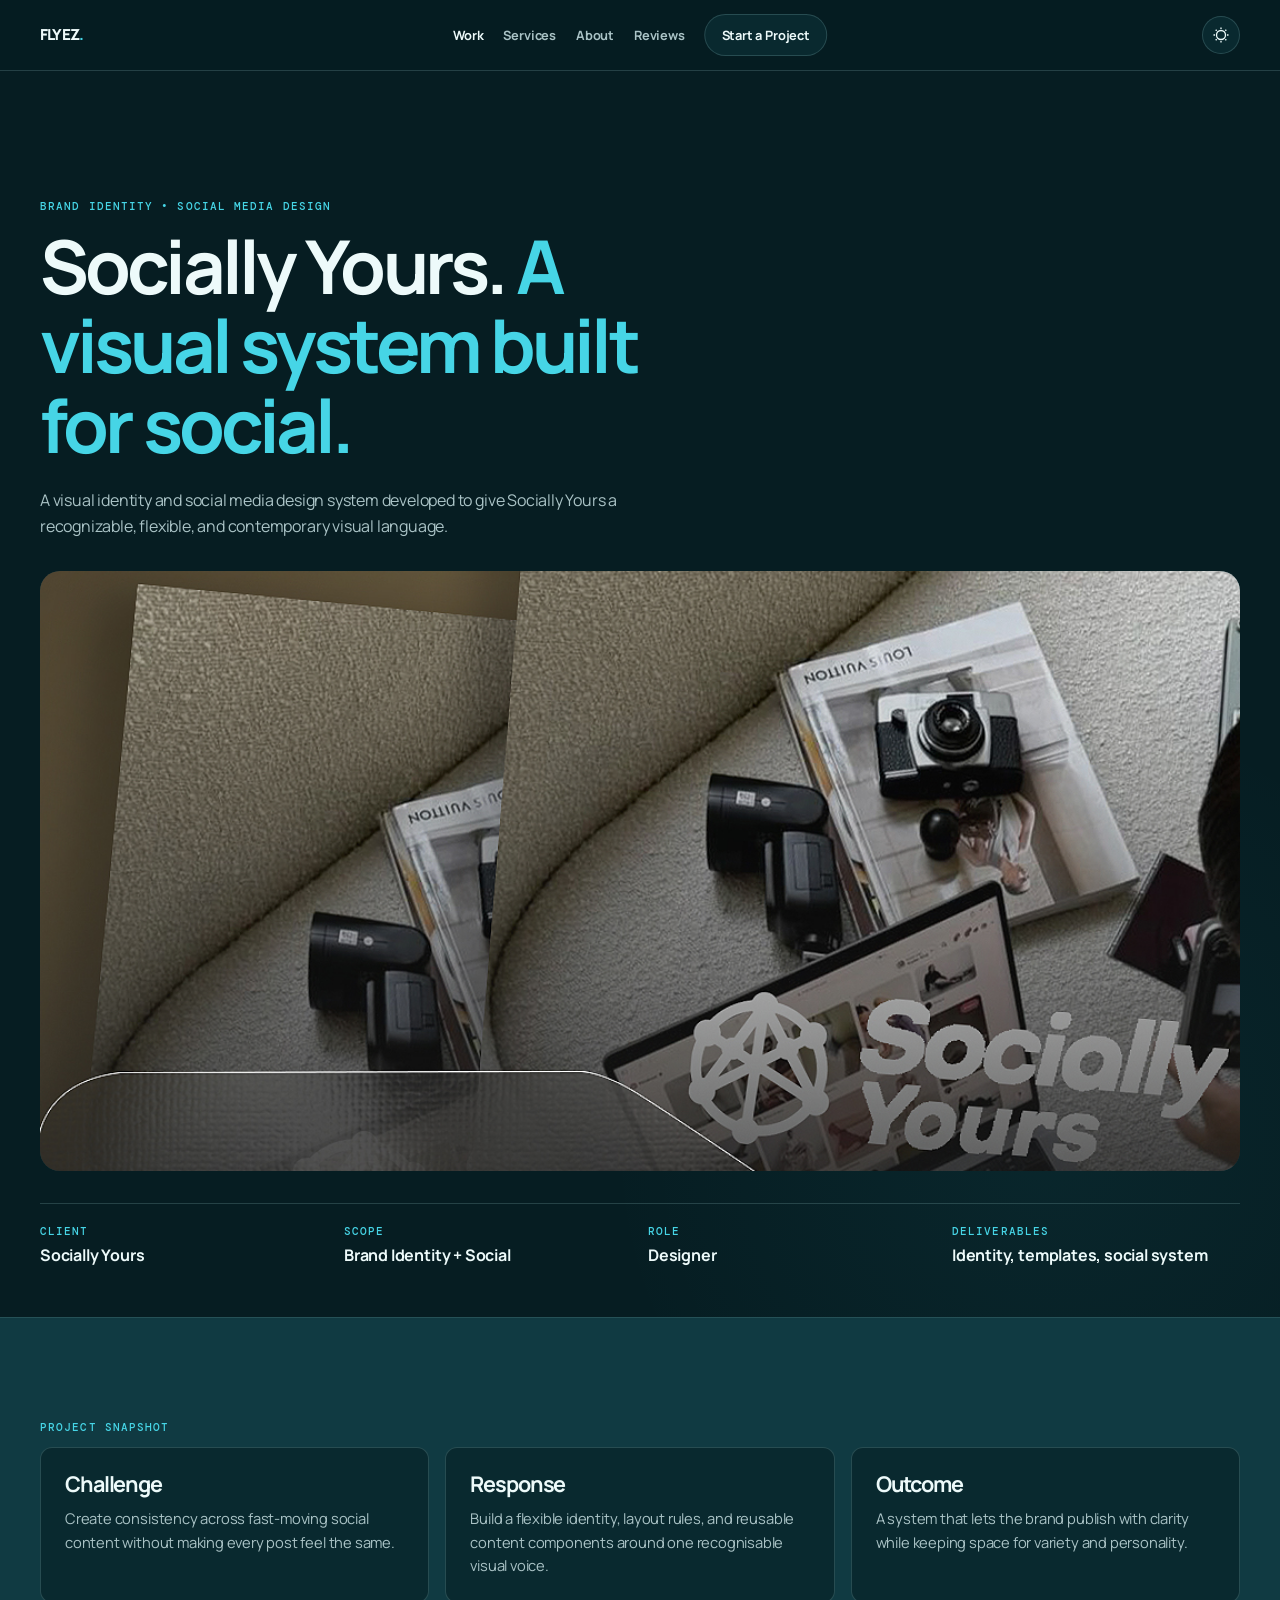
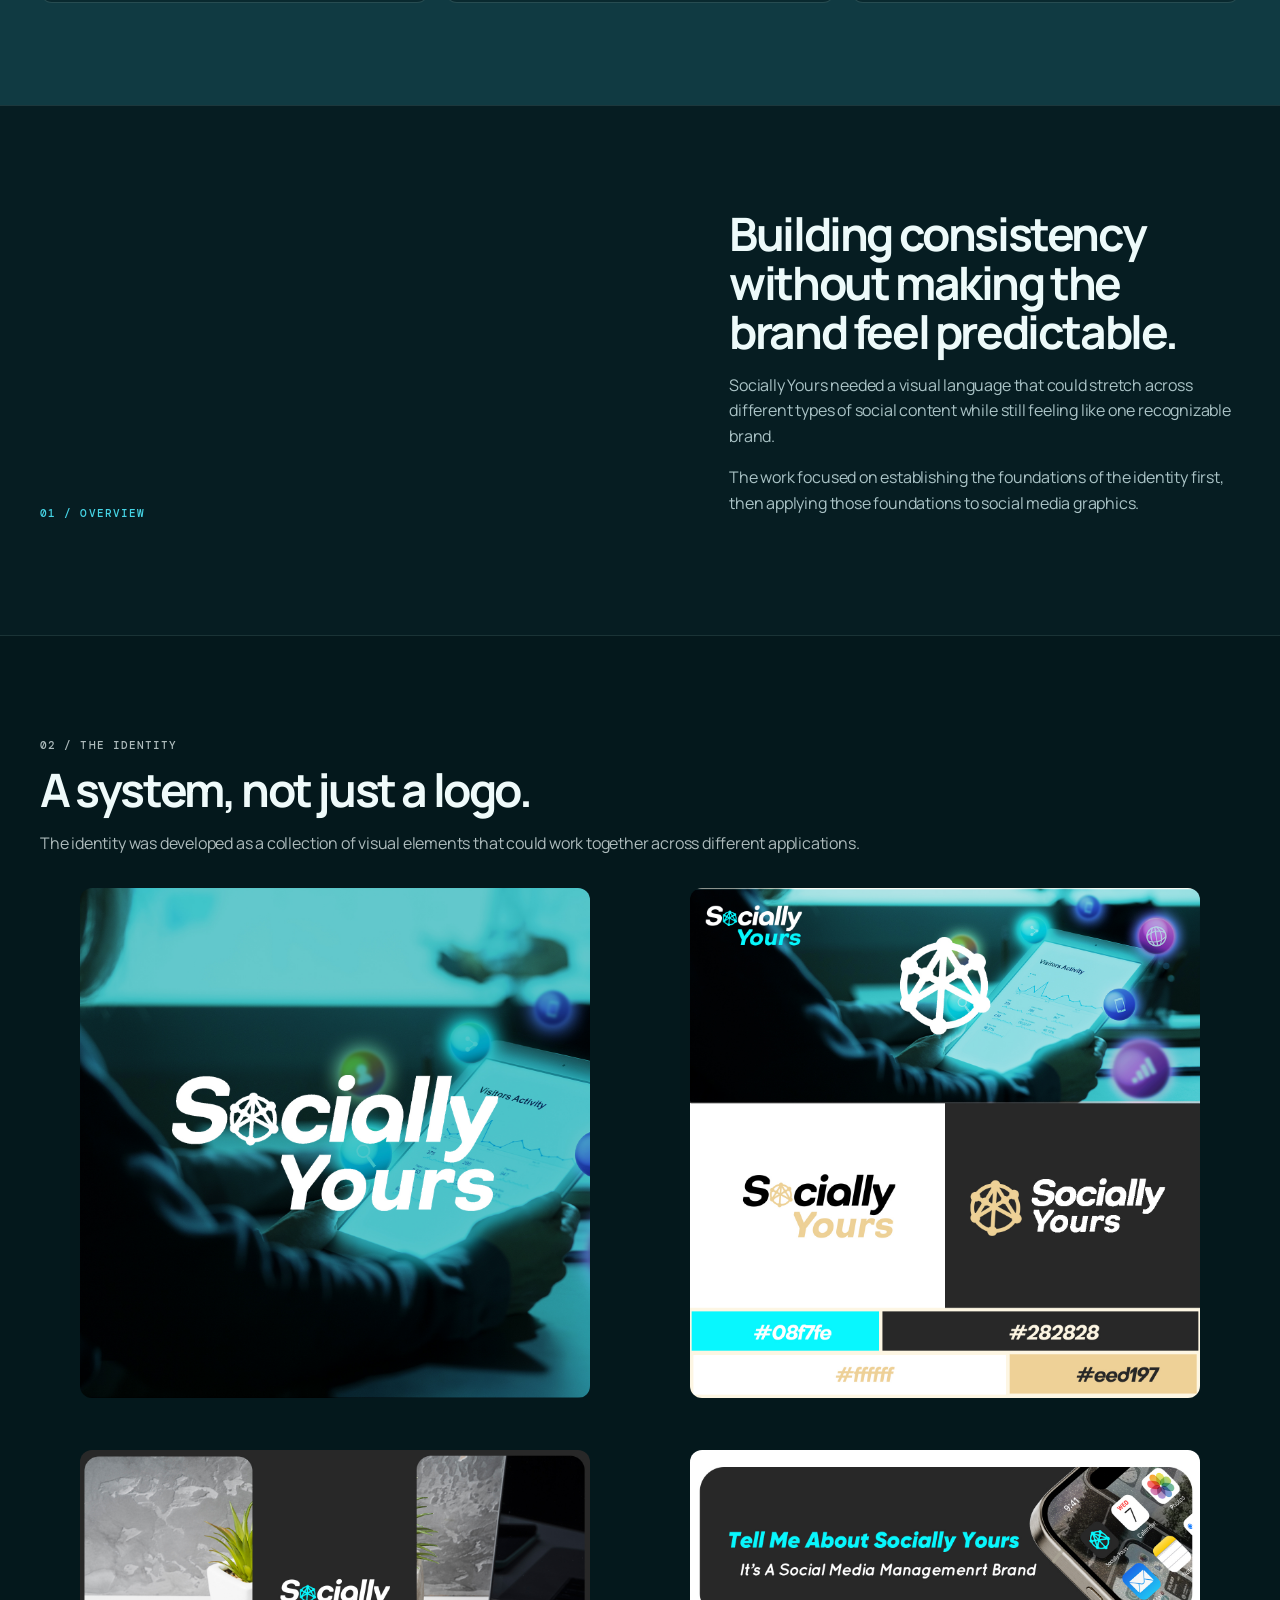
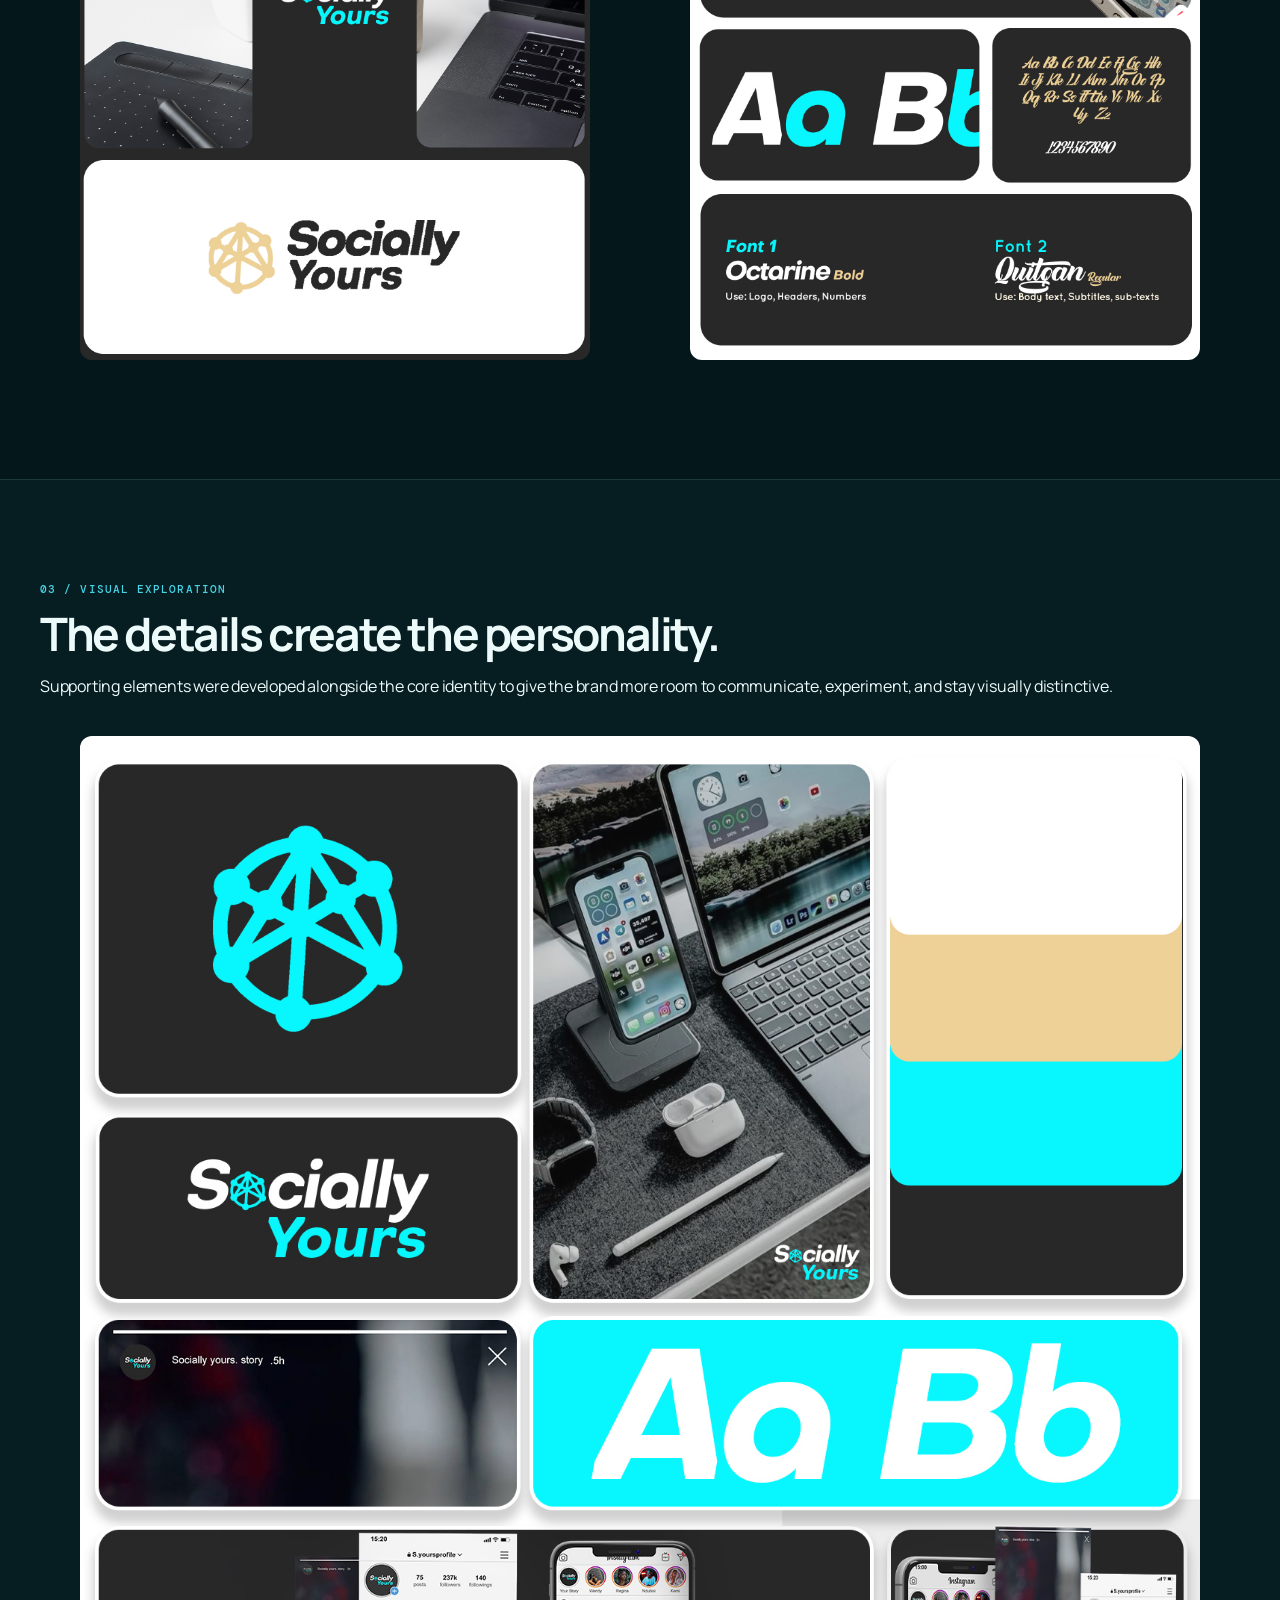
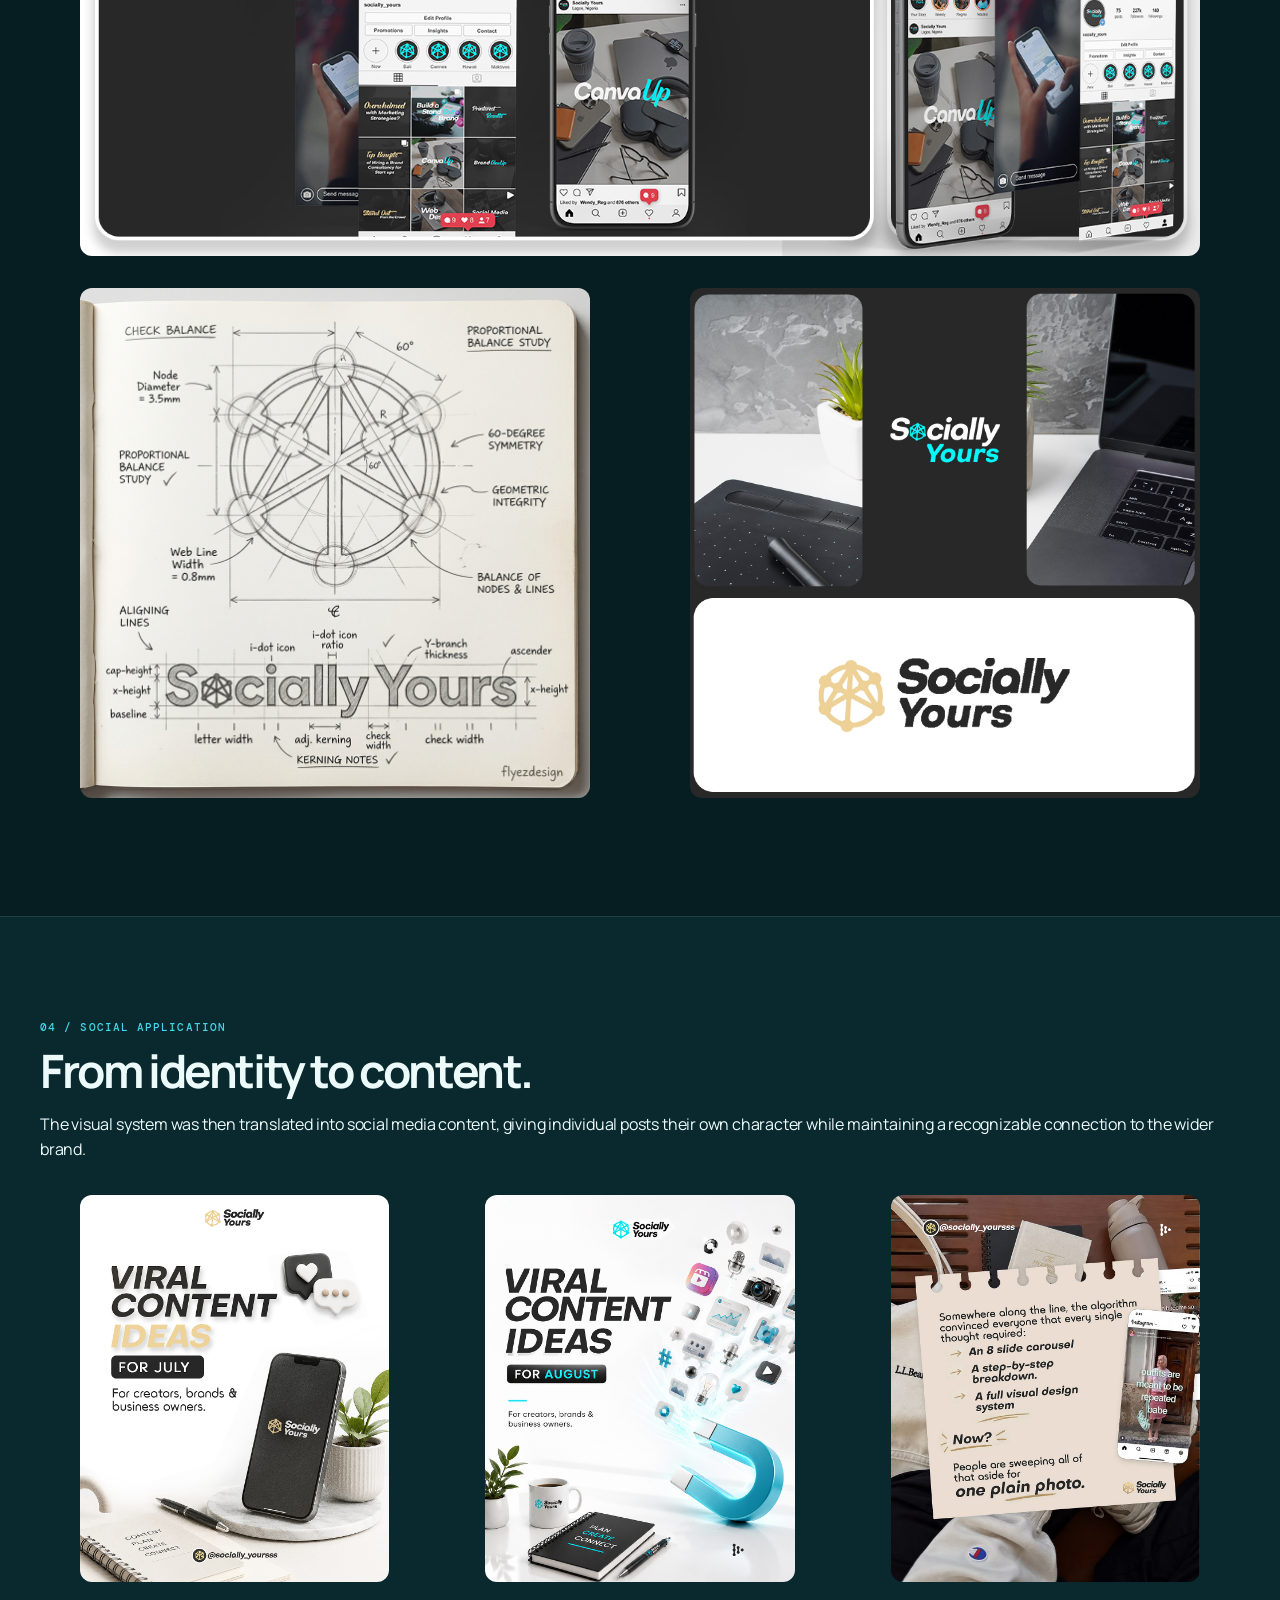
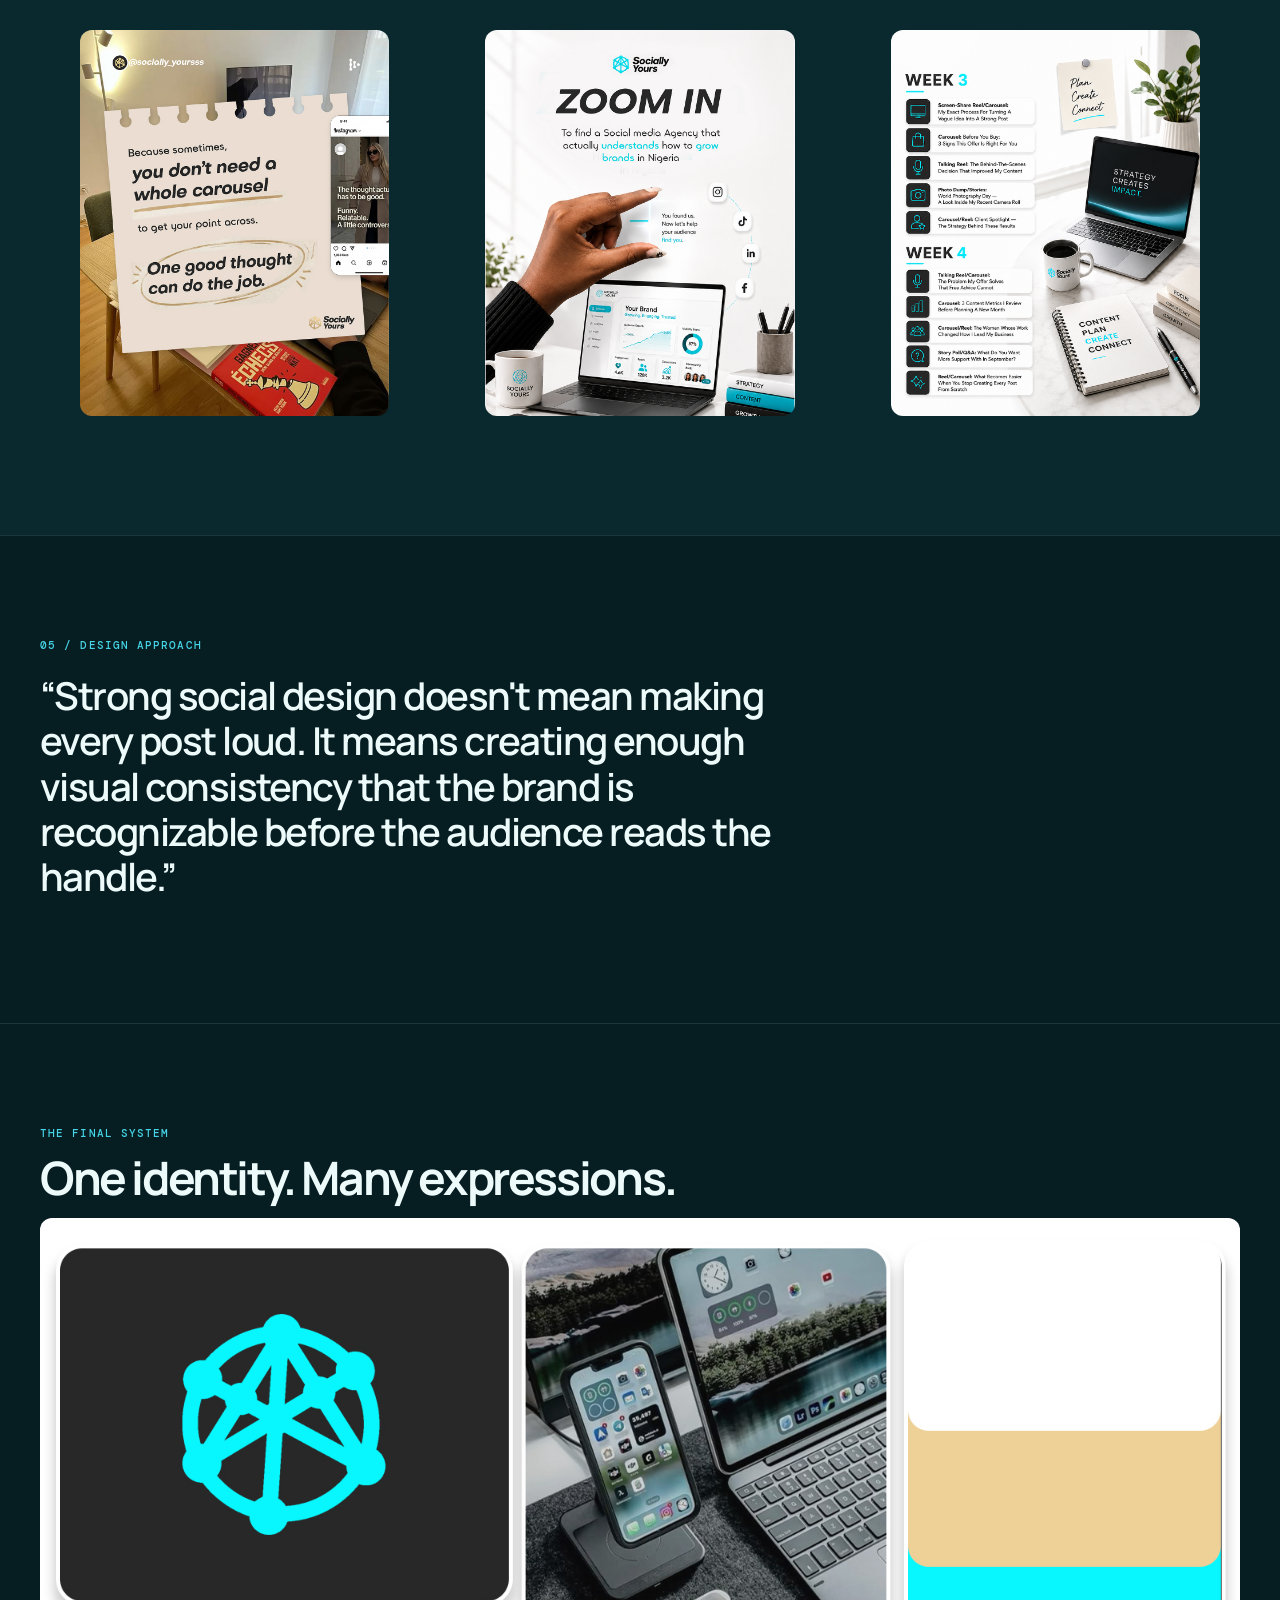
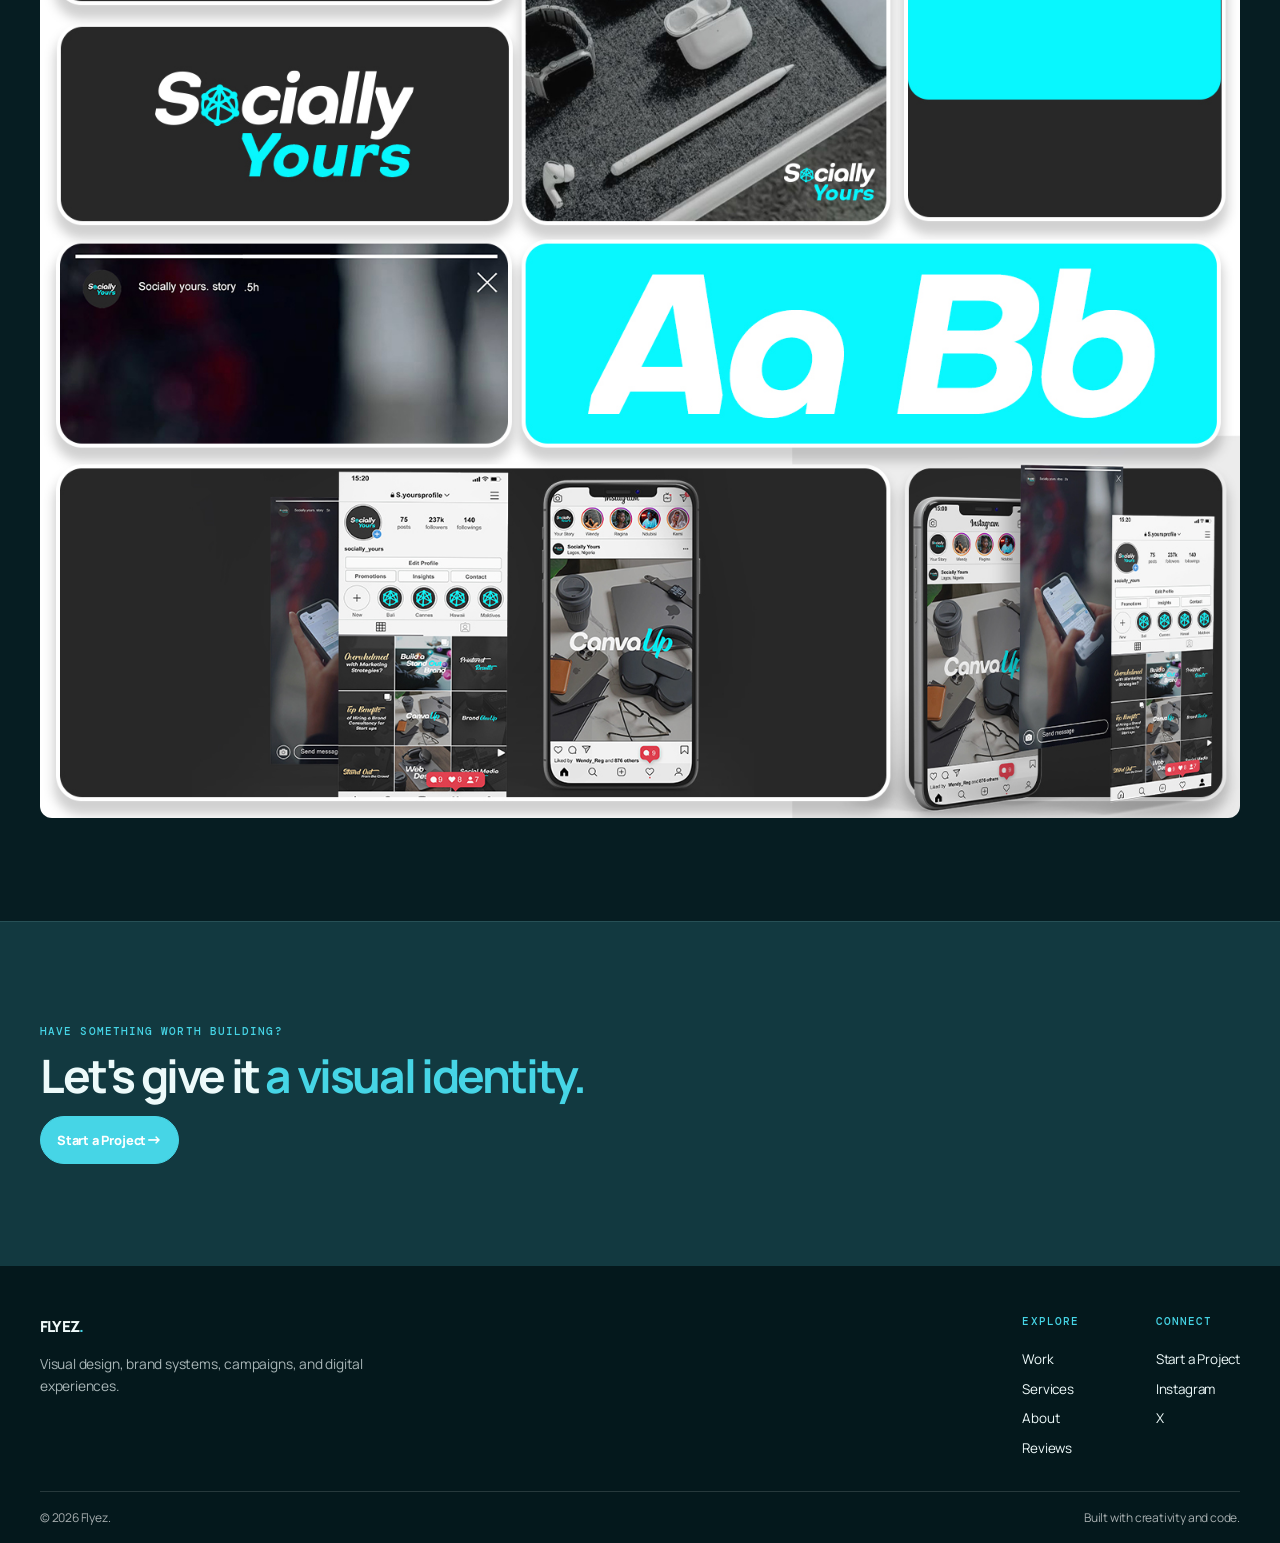
<file: socially-yours.html>
<!DOCTYPE html>
<html lang="en">
<head>
  <meta charset="UTF-8">
  <meta name="viewport" content="width=device-width, initial-scale=1.0">

  <title>Socially Yours | Flyez</title>

  <meta
    name="description"
    content="A visual identity and social media design system created by Flyez for Socially Yours."
  >

  <link
    rel="canonical"
    href="https://ace-flyez.github.io/my-portfolio/socially-yours.html"
  >

  <link rel="icon" href="site-assets/favicon.png" type="image/png">

  <meta property="og:title" content="Socially Yours | Flyez">
  <meta
    property="og:description"
    content="A visual identity and social media design system created by Flyez for Socially Yours."
  >
  <meta
    property="og:image"
    content="https://ace-flyez.github.io/my-portfolio/optimized-images/Socially%20yours%20Deliverable%20Presentation%20(Socially%20Yours).jpg"
  >
  <meta
    property="og:url"
    content="https://ace-flyez.github.io/my-portfolio/socially-yours.html"
  >
  <meta property="og:type" content="website">

  <link rel="stylesheet" href="styles.css">
  <script src="script.js" defer></script>
</head>

<body>

  <!-- HEADER -->
  <header class="site-header">
    <nav class="navbar container" aria-label="Main navigation">

      <a class="brand" href="index.html" aria-label="Flyez home">
        FLYEZ<span>.</span>
      </a>

      <button
        class="nav-toggle"
        type="button"
        aria-expanded="false"
        aria-controls="primary-navigation"
        aria-label="Open navigation"
      >
        <span></span>
        <span></span>
      </button>

      <div class="nav-links" id="primary-navigation">
        <a href="work.html" aria-current="page">Work</a>
        <a href="services.html">Services</a>
        <a href="about.html">About</a>
        <a href="testimonials.html">Reviews</a>
        <a class="nav-cta" href="contact.html">Start a Project</a>
      </div>

      <button
        class="theme-toggle"
        type="button"
        aria-pressed="false"
        aria-label="Switch theme"
      >
        <svg class="theme-icon icon-moon" aria-hidden="true" viewBox="0 0 24 24"><path d="M20.8 15.6A9 9 0 0 1 8.4 3.2 9 9 0 1 0 20.8 15.6Z"/></svg>
        <svg class="theme-icon icon-sun" aria-hidden="true" viewBox="0 0 24 24"><path d="M12 18a6 6 0 1 0 0-12 6 6 0 0 0 0 12Zm0-16v2m0 16v2m10-10h-2M4 12H2m17.1-7.1-1.4 1.4M6.3 17.7l-1.4 1.4m14.2 0-1.4-1.4M6.3 6.3 4.9 4.9"/></svg>
      </button>

    </nav>
  </header>


  <main>

    <!-- CASE STUDY HERO -->
    <section class="case-study-hero section">

      <div class="container">

        <div class="case-study-hero-copy">

          <p class="eyebrow">
            BRAND IDENTITY • SOCIAL MEDIA DESIGN
          </p>

          <h1>
            Socially Yours.
            <span>A visual system built for social.</span>
          </h1>

          <p class="case-study-lead">
            A visual identity and social media design system developed
            to give Socially Yours a recognizable, flexible, and
            contemporary visual language.
          </p>

        </div>


        <div class="case-study-hero-image">
          <img
            src="optimized-images/SY Folder.jpg"
            alt="Socially Yours brand presentation"
          >
        </div>


        <div class="case-study-meta">

          <div>
            <span class="case-meta-label">CLIENT</span>
            <strong>Socially Yours</strong>
          </div>

          <div>
            <span class="case-meta-label">SCOPE</span>
            <strong>Brand Identity + Social</strong>
          </div>

          <div>
            <span class="case-meta-label">ROLE</span>
            <strong>Designer</strong>
          </div>

          <div>
            <span class="case-meta-label">DELIVERABLES</span>
            <strong>Identity, templates, social system</strong>
          </div>

        </div>

      </div>

    </section>


    <section class="case-section case-snapshot">
      <div class="container">
        <p class="eyebrow">PROJECT SNAPSHOT</p>
        <div class="snapshot-grid">
          <div><h2>Challenge</h2><p>Create consistency across fast-moving social content without making every post feel the same.</p></div>
          <div><h2>Response</h2><p>Build a flexible identity, layout rules, and reusable content components around one recognisable visual voice.</p></div>
          <div><h2>Outcome</h2><p>A system that lets the brand publish with clarity while keeping space for variety and personality.</p></div>
        </div>
      </div>
    </section>

    <!-- OVERVIEW -->
    <section class="case-section">

      <div class="container case-two-column">

        <div>
          <p class="eyebrow">01 / OVERVIEW</p>
        </div>

        <div class="case-section-content">

          <h2>
            Building consistency without making the brand feel predictable.
          </h2>

          <p>
            Socially Yours needed a visual language that could stretch
            across different types of social content while still feeling
            like one recognizable brand.
          </p>

          <p>
            The work focused on establishing the foundations of the
            identity first, then applying those foundations to social
            media graphics.
          </p>

        </div>

      </div>

    </section>


    <!-- IDENTITY SYSTEM -->
    <section class="case-section case-section-dark">

      <div class="container">

        <div class="case-section-heading">

          <p class="eyebrow">02 / THE IDENTITY</p>

          <h2>
            A system, not just a logo.
          </h2>

          <p>
            The identity was developed as a collection of visual
            elements that could work together across different
            applications.
          </p>

        </div>


        <div class="case-gallery case-gallery-two">

          <figure>
            <img
              src="optimized-images/Socially yours Deliverable Main Logo.jpg"
              alt="Socially Yours main logo"
              loading="lazy"
            >
          </figure>

          <figure>
            <img
              src="optimized-images/Socially yours Deliverable Logo Suite & Colour Pallete.jpg"
              alt="Socially Yours logo suite and colour palette"
              loading="lazy"
            >
          </figure>

        </div>


        <div class="case-gallery case-gallery-two case-gallery-spaced">

          <figure>
            <img
              src="optimized-images/Socially yours Deliverable Colour Palette.jpg"
              alt="Socially Yours colour palette"
              loading="lazy"
            >
          </figure>

          <figure>
            <img
              src="optimized-images/Typography.jpg"
              alt="Socially Yours typography system"
              loading="lazy"
            >
          </figure>

        </div>

      </div>

    </section>


    <!-- VISUAL EXPLORATION -->
    <section class="case-section">

      <div class="container">

        <div class="case-section-heading">

          <p class="eyebrow">03 / VISUAL EXPLORATION</p>

          <h2>
            The details create the personality.
          </h2>

          <p>
            Supporting elements were developed alongside the core
            identity to give the brand more room to communicate,
            experiment, and stay visually distinctive.
          </p>

        </div>


        <div class="case-gallery case-gallery-feature">

          <figure>
            <img
              src="optimized-images/Socially yours Deliverable Presentatiion (Socially Yours).jpg"
              alt="Socially Yours identity presentation"
              loading="lazy"
            >
          </figure>

        </div>


        <div class="case-gallery case-gallery-two">

          <figure>
            <img
              src="optimized-images/Socially Yours Deliverables (Hand drawn).jpg"
              alt="Socially Yours hand drawn visual elements"
              loading="lazy"
            >
          </figure>

          <figure>
            <img
              src="optimized-images/Socially yours Deliverable Colour Palette.jpg"
              alt="Socially Yours colour system"
              loading="lazy"
            >
          </figure>

        </div>

      </div>

    </section>


    <!-- SOCIAL APPLICATION -->
    <section class="case-section case-section-light">

      <div class="container">

        <div class="case-section-heading">

          <p class="eyebrow">04 / SOCIAL APPLICATION</p>

          <h2>
            From identity to content.
          </h2>

          <p>
            The visual system was then translated into social media
            content, giving individual posts their own character while
            maintaining a recognizable connection to the wider brand.
          </p>

        </div>


        <div class="case-social-grid">

          <figure>
            <img
              src="optimized-images/Socially Yours Monday 6th July -  (beige) 1-1.jpg"
              alt="Socially Yours social media design"
              loading="lazy"
            >
          </figure>

          <figure>
            <img
              src="optimized-images/Socially Yours Saturday 8th July -  (Cyan) 1.jpg"
              alt="Socially Yours social media design"
              loading="lazy"
            >
          </figure>

          <figure>
            <img
              src="optimized-images/Socially Yours Monday 7th September (2).jpg"
              alt="Socially Yours social media design"
              loading="lazy"
            >
          </figure>

          <figure>
            <img
              src="optimized-images/Socially Yours Monday 7th September (4).jpg"
              alt="Socially Yours social media design"
              loading="lazy"
            >
          </figure>

          <figure>
            <img
              src="optimized-images/Socially Yours Saturday 22nd August - (Cyan).jpg"
              alt="Socially Yours social media design"
              loading="lazy"
            >
          </figure>

          <figure>
            <img
              src="optimized-images/Socially Yours Saturday 8th July -  (Cyan) 3.jpg"
              alt="Socially Yours social media design"
              loading="lazy"
            >
          </figure>

        </div>

      </div>

    </section>


    <!-- DESIGN APPROACH -->
    <section class="case-section">

      <div class="container case-statement">

        <p class="eyebrow">05 / DESIGN APPROACH</p>

        <blockquote>
          “Strong social design doesn't mean making every post loud.
          It means creating enough visual consistency that the brand
          is recognizable before the audience reads the handle.”
        </blockquote>

      </div>

    </section>


    <!-- FINAL SHOWCASE -->
    <section class="case-section case-final-showcase">

      <div class="container">

        <div class="case-section-heading">

          <p class="eyebrow">THE FINAL SYSTEM</p>

          <h2>
            One identity. Many expressions.
          </h2>

        </div>


        <div class="case-final-image">

          <img
            src="optimized-images/Socially yours Deliverable Presentatiion (Socially Yours).jpg"
            alt="Socially Yours complete visual identity presentation"
            loading="lazy"
          >

        </div>

      </div>

    </section>


    <!-- CTA -->
    <section class="case-study-cta section">

      <div class="container">

        <p class="eyebrow">HAVE SOMETHING WORTH BUILDING?</p>

        <h2>
          Let's give it
          <span>a visual identity.</span>
        </h2>

        <a class="button button-primary" href="contact.html">
          Start a Project
          <span aria-hidden="true">↗</span>
        </a>

      </div>

    </section>

  </main>


  <!-- FOOTER -->
  <footer class="site-footer">

    <div class="container footer-inner">

      <div class="footer-brand">

        <a class="brand" href="index.html" aria-label="Flyez home">
          FLYEZ<span>.</span>
        </a>

        <p>
          Visual design, brand systems, campaigns,
          and digital experiences.
        </p>

      </div>


      <div class="footer-links">

        <div class="footer-link-group">

          <span class="footer-label">EXPLORE</span>

          <a href="work.html">Work</a>
          <a href="services.html">Services</a>
          <a href="about.html">About</a>
          <a href="testimonials.html">Reviews</a>

        </div>


        <div class="footer-link-group">

          <span class="footer-label">CONNECT</span>

          <a href="contact.html">Start a Project</a>

          <a
            href="https://www.instagram.com/flyez_designs/"
            target="_blank"
            rel="noopener noreferrer"
          >
            Instagram
          </a>

          <a
            href="https://x.com/ace_flyezzz"
            target="_blank"
            rel="noopener noreferrer"
          >
            X
          </a>

        </div>

      </div>

    </div>


    <div class="container footer-bottom">

      <span>© 2026 Flyez.</span>

      <span>Built with creativity and code.</span>

    </div>

  </footer>

</body>
</html>
</file>
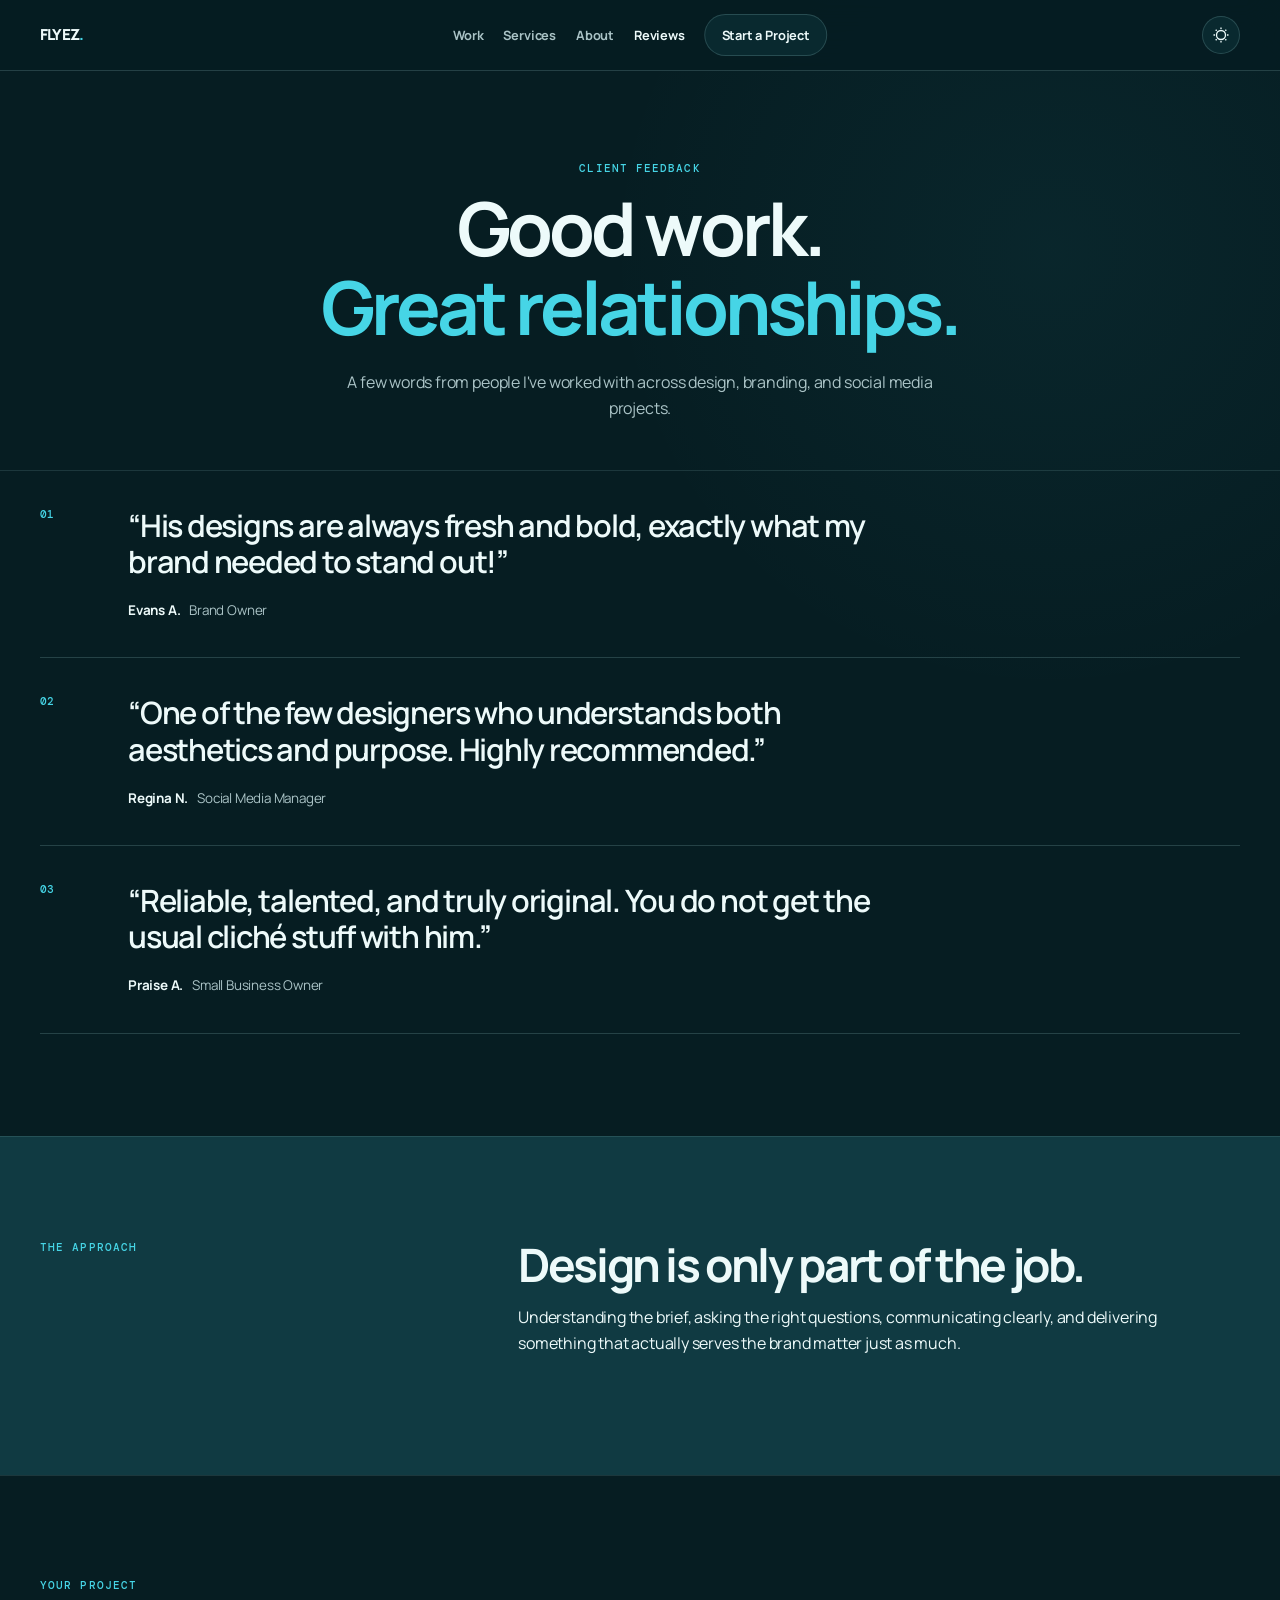
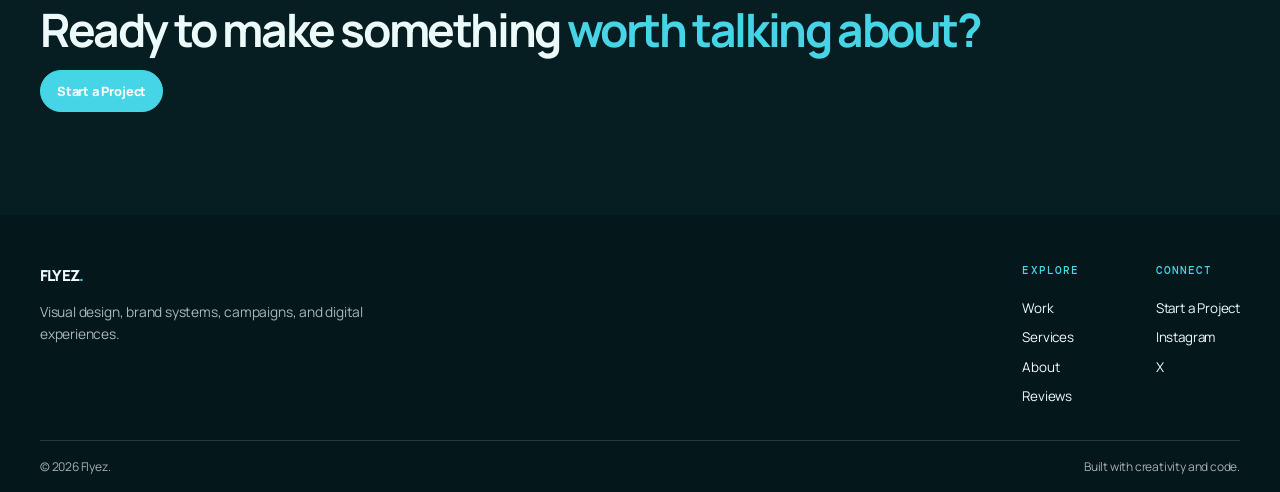
<file: testimonials.html>
<!DOCTYPE html>
<html lang="en">
<head>
  <meta charset="UTF-8">
  <meta name="viewport" content="width=device-width, initial-scale=1.0">

  <title>Reviews | Flyez</title>
  <meta
    name="description"
    content="What clients and collaborators say about working with Flyez on creative design projects."
  >

  <link rel="canonical" href="https://ace-flyez.github.io/my-portfolio/testimonials.html">
  <link rel="icon" href="site-assets/favicon.png" type="image/png">

  <meta property="og:title" content="Reviews | Flyez">
  <meta
    property="og:description"
    content="What clients and collaborators say about working with Flyez."
  >
  <meta property="og:type" content="website">
  <meta property="og:url" content="https://ace-flyez.github.io/my-portfolio/testimonials.html">
  <meta property="og:image" content="https://ace-flyez.github.io/my-portfolio/site-assets/social-preview.png">
  <link rel="stylesheet" href="styles.css">
  <script src="script.js" defer></script>
</head>

<body>

  <header class="site-header">
    <nav class="navbar container" aria-label="Main navigation">

      <a class="brand" href="index.html" aria-label="Flyez home">
        FLYEZ<span>.</span>
      </a>

      <button
        class="nav-toggle"
        type="button"
        aria-expanded="false"
        aria-controls="primary-navigation"
        aria-label="Open navigation"
      >
        <span></span>
        <span></span>
      </button>

      <div class="nav-links" id="primary-navigation">
        <a href="work.html">Work</a>
        <a href="services.html">Services</a>
        <a href="about.html">About</a>
        <a class="active" href="testimonials.html" aria-current="page">Reviews</a>
        <a class="nav-cta" href="contact.html">Start a Project</a>
      </div>

      <button
        class="theme-toggle"
        type="button"
        aria-pressed="false"
        aria-label="Switch theme"
      >
        <svg class="theme-icon icon-moon" aria-hidden="true" viewBox="0 0 24 24"><path d="M20.8 15.6A9 9 0 0 1 8.4 3.2 9 9 0 1 0 20.8 15.6Z"/></svg>
        <svg class="theme-icon icon-sun" aria-hidden="true" viewBox="0 0 24 24"><path d="M12 18a6 6 0 1 0 0-12 6 6 0 0 0 0 12Zm0-16v2m0 16v2m10-10h-2M4 12H2m17.1-7.1-1.4 1.4M6.3 17.7l-1.4 1.4m14.2 0-1.4-1.4M6.3 6.3 4.9 4.9"/></svg>
      </button>

    </nav>
  </header>

  <main>

    <!-- PAGE INTRO -->
    <section class="reviews-hero section">
      <div class="container reviews-intro-layout">

        <p class="eyebrow">CLIENT FEEDBACK</p>

        <h1>
          Good work.
          <span>Great relationships.</span>
        </h1>

        <p class="reviews-hero-copy">
          A few words from people I've worked with across design,
          branding, and social media projects.
        </p>

      </div>
    </section>


    <!-- TESTIMONIALS -->
    <section class="reviews-list section">
      <div class="container">

        <article class="review-item">

          <div class="review-number">01</div>

          <div class="review-content">

            <blockquote>
              “His designs are always fresh and bold, exactly what my
              brand needed to stand out!”
            </blockquote>

            <div class="review-author">
              <strong>Evans A.</strong>
              <span>Brand Owner</span>
            </div>

          </div>

        </article>


        <article class="review-item">

          <div class="review-number">02</div>

          <div class="review-content">

            <blockquote>
              “One of the few designers who understands both aesthetics
              and purpose. Highly recommended.”
            </blockquote>

            <div class="review-author">
              <strong>Regina N.</strong>
              <span>Social Media Manager</span>
            </div>

          </div>

        </article>


        <article class="review-item">

          <div class="review-number">03</div>

          <div class="review-content">

            <blockquote>
              “Reliable, talented, and truly original. You do not get
              the usual cliché stuff with him.”
            </blockquote>

            <div class="review-author">
              <strong>Praise A.</strong>
              <span>Small Business Owner</span>
            </div>

          </div>

        </article>

      </div>
    </section>


    <!-- REASSURANCE -->
    <section class="reviews-note section">
      <div class="container">

        <div class="reviews-note-grid">

          <p class="eyebrow">THE APPROACH</p>

          <div>
            <h2>
              Design is only part of the job.
            </h2>

            <p>
              Understanding the brief, asking the right questions,
              communicating clearly, and delivering something that
              actually serves the brand matter just as much.
            </p>
          </div>

        </div>

      </div>
    </section>


    <!-- CTA -->
    <section class="reviews-cta section">
      <div class="container">

        <p class="eyebrow">YOUR PROJECT</p>

        <h2>
          Ready to make something
          <span>worth talking about?</span>
        </h2>

        <a class="button button-primary" href="contact.html">
          Start a Project
        </a>

      </div>
    </section>

  </main>


  <footer class="site-footer">
    <div class="container footer-inner">

      <div>
        <a class="brand" href="index.html">
          FLYEZ<span>.</span>
        </a>

        <p>
          Visual design, brand systems, campaigns,
          and digital experiences.
        </p>
      </div>

      <div class="footer-links">
        <div>
          <span class="footer-label">EXPLORE</span>
          <a href="work.html">Work</a>
          <a href="services.html">Services</a>
          <a href="about.html">About</a>
          <a href="testimonials.html">Reviews</a>
        </div>

        <div>
          <span class="footer-label">CONNECT</span>
          <a href="contact.html">Start a Project</a>
          <a
            href="https://www.instagram.com/flyez_designs/"
            target="_blank"
            rel="noopener noreferrer"
          >
            Instagram
          </a>
          <a
            href="https://x.com/ace_flyezzz"
            target="_blank"
            rel="noopener noreferrer"
          >
            X
          </a>
        </div>
      </div>

    </div>

    <div class="container footer-bottom">
      <span>© 2026 Flyez.</span>
      <span>Built with creativity and code.</span>
    </div>
  </footer>

</body>
</html>
</file>
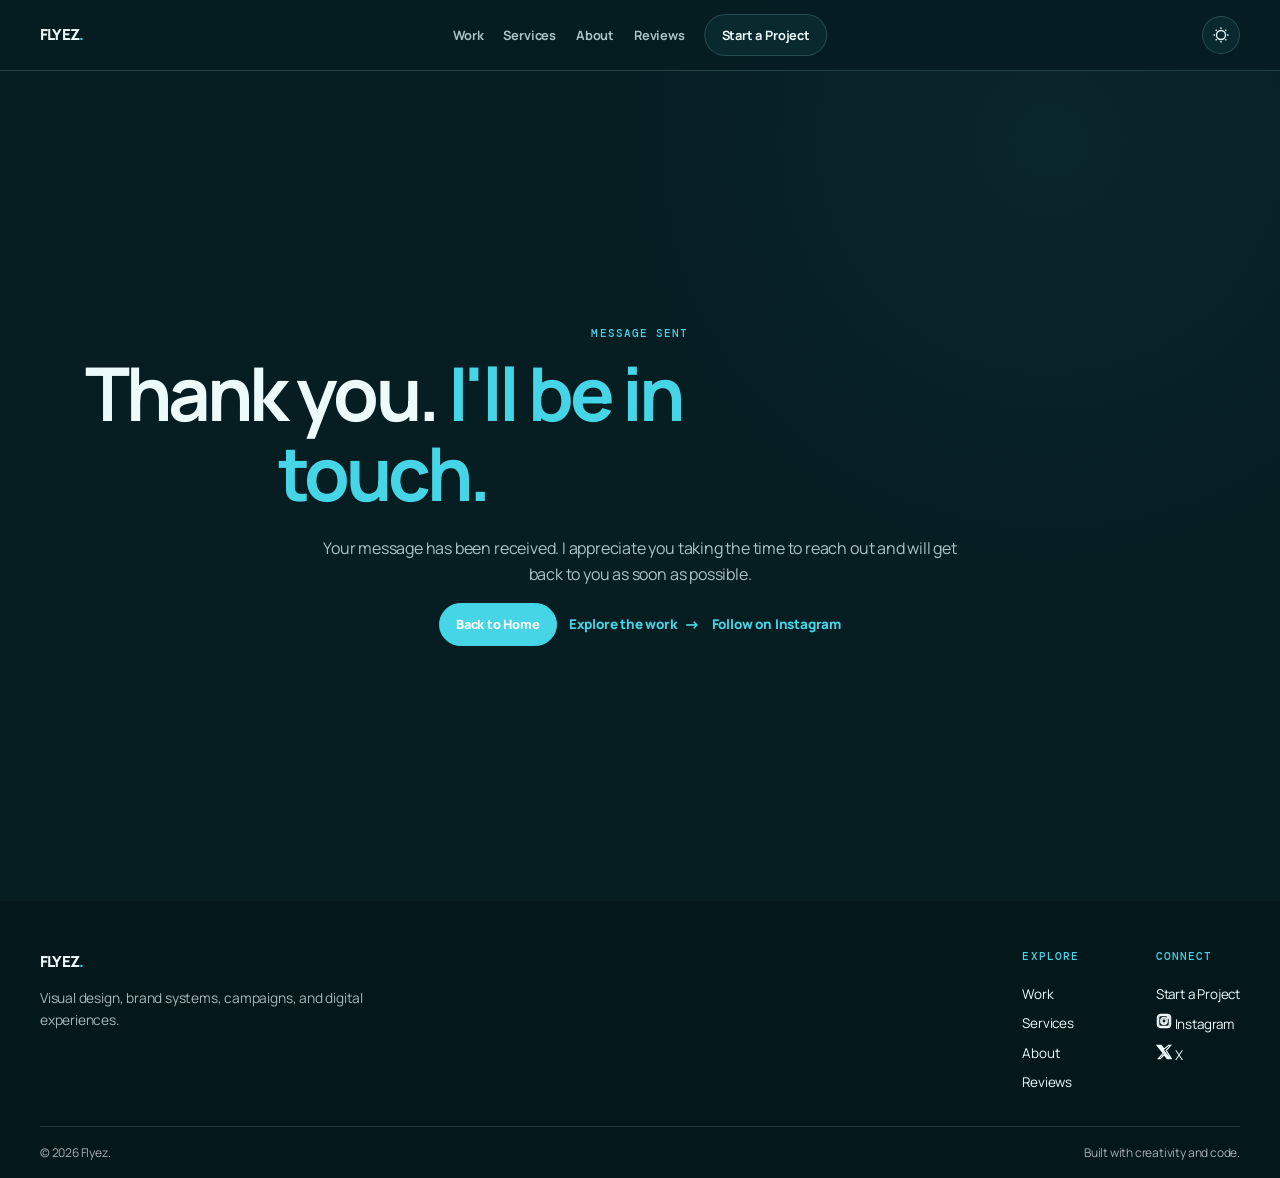
<file: thankyou.html>
<!DOCTYPE html>
<html lang="en">
<head>
  <meta charset="UTF-8">
  <meta name="viewport" content="width=device-width, initial-scale=1.0">

  <title>Thank You | Flyez</title>
  <meta
    name="description"
    content="Thank you for contacting Flyez."
  >
  <meta name="robots" content="noindex, nofollow">

  <link
    rel="canonical"
    href="https://ace-flyez.github.io/my-portfolio/thankyou.html"
  >

  <link rel="icon" href="site-assets/favicon.png" type="image/png">

  <meta property="og:title" content="Thank You | Flyez">
  <meta property="og:description" content="Thank you for contacting Flyez.">
  <meta property="og:type" content="website">
  <meta property="og:url" content="https://ace-flyez.github.io/my-portfolio/thankyou.html">
  <meta property="og:image" content="https://ace-flyez.github.io/my-portfolio/site-assets/social-preview.png">

  <link rel="stylesheet" href="styles.css">
  <script src="script.js" defer></script>
</head>

<body>

  <!-- HEADER -->
  <header class="site-header">
    <nav class="navbar container" aria-label="Main navigation">

      <a class="brand" href="index.html" aria-label="Flyez home">
        FLYEZ<span>.</span>
      </a>

      <button
        class="nav-toggle"
        type="button"
        aria-expanded="false"
        aria-controls="primary-navigation"
        aria-label="Open navigation"
      >
        <span></span>
        <span></span>
      </button>

      <div class="nav-links" id="primary-navigation">
        <a href="work.html">Work</a>
        <a href="services.html">Services</a>
        <a href="about.html">About</a>
        <a href="testimonials.html">Reviews</a>
        <a class="nav-cta" href="contact.html">Start a Project</a>
      </div>

      <button
        class="theme-toggle"
        type="button"
        aria-pressed="false"
        aria-label="Switch theme"
      >
        <svg class="theme-icon icon-moon" aria-hidden="true" viewBox="0 0 24 24"><path d="M20.8 15.6A9 9 0 0 1 8.4 3.2 9 9 0 1 0 20.8 15.6Z"/></svg>
        <svg class="theme-icon icon-sun" aria-hidden="true" viewBox="0 0 24 24"><path d="M12 18a6 6 0 1 0 0-12 6 6 0 0 0 0 12Zm0-16v2m0 16v2m10-10h-2M4 12H2m17.1-7.1-1.4 1.4M6.3 17.7l-1.4 1.4m14.2 0-1.4-1.4M6.3 6.3 4.9 4.9"/></svg>
      </button>

    </nav>
  </header>


  <!-- MAIN -->
  <main>

    <section class="thankyou-page section">
      <div class="container">

        <p class="eyebrow">MESSAGE SENT</p>

        <h1>
          Thank you.
          <span>I'll be in touch.</span>
        </h1>

        <p class="thankyou-copy">
          Your message has been received. I appreciate you taking the
          time to reach out and will get back to you as soon as possible.
        </p>

        <div class="thankyou-actions">

          <a class="button button-primary" href="index.html">
            Back to Home
          </a>

          <a class="text-link" href="work.html">
            Explore the work <span aria-hidden="true">↗</span>
          </a>

          <a
            class="text-link"
            href="https://www.instagram.com/flyez_designs/"
            target="_blank"
            rel="noopener noreferrer"
          >
            Follow on Instagram
          </a>

        </div>

      </div>
    </section>

  </main>


  <!-- FOOTER -->
  <footer class="site-footer">

    <div class="container footer-inner">

      <div class="footer-brand">

        <a class="brand" href="index.html" aria-label="Flyez home">
          FLYEZ<span>.</span>
        </a>

        <p>
          Visual design, brand systems, campaigns,
          and digital experiences.
        </p>

      </div>


      <div class="footer-links">

        <div class="footer-link-group">

          <span class="footer-label">EXPLORE</span>

          <a href="work.html">Work</a>
          <a href="services.html">Services</a>
          <a href="about.html">About</a>
          <a href="testimonials.html">Reviews</a>

        </div>


        <div class="footer-link-group">

          <span class="footer-label">CONNECT</span>

          <a href="contact.html">Start a Project</a>

          <a
            href="https://www.instagram.com/flyez_designs/"
            target="_blank"
            rel="noopener noreferrer"
          >
            <svg
              aria-hidden="true"
              viewBox="0 0 24 24"
              class="footer-social-icon"
            >
              <path d="M7 2h10a5 5 0 0 1 5 5v10a5 5 0 0 1-5 5H7a5 5 0 0 1-5-5V7a5 5 0 0 1 5-5Zm0 2a3 3 0 0 0-3 3v10a3 3 0 0 0 3 3h10a3 3 0 0 0 3-3V7a3 3 0 0 0-3-3H7Zm11 1.5a1.25 1.25 0 1 1 0 2.5 1.25 1.25 0 0 1 0-2.5ZM12 7a5 5 0 1 1 0 10 5 5 0 0 1 0-10Zm0 2a3 3 0 1 0 0 6 3 3 0 0 0 0-6Z"/>
            </svg>
            <span>Instagram</span>
          </a>

          <a
            href="https://x.com/ace_flyezzz"
            target="_blank"
            rel="noopener noreferrer"
          >
            <svg
              aria-hidden="true"
              viewBox="0 0 24 24"
              class="footer-social-icon"
            >
              <path d="M18.9 2H22l-6.8 7.8L23 22h-6.1l-4.8-6.2L6.7 22H3.6l7.3-8.4L1.5 2h6.2l4.3 5.7L18.9 2Zm-1.1 18h1.7L6.8 3.9H5L17.8 20Z"/>
            </svg>
            <span>X</span>
          </a>

        </div>

      </div>

    </div>


    <div class="container footer-bottom">

      <span>© 2026 Flyez.</span>

      <span>Built with creativity and code.</span>

    </div>

  </footer>


</body>
</html>
</file>
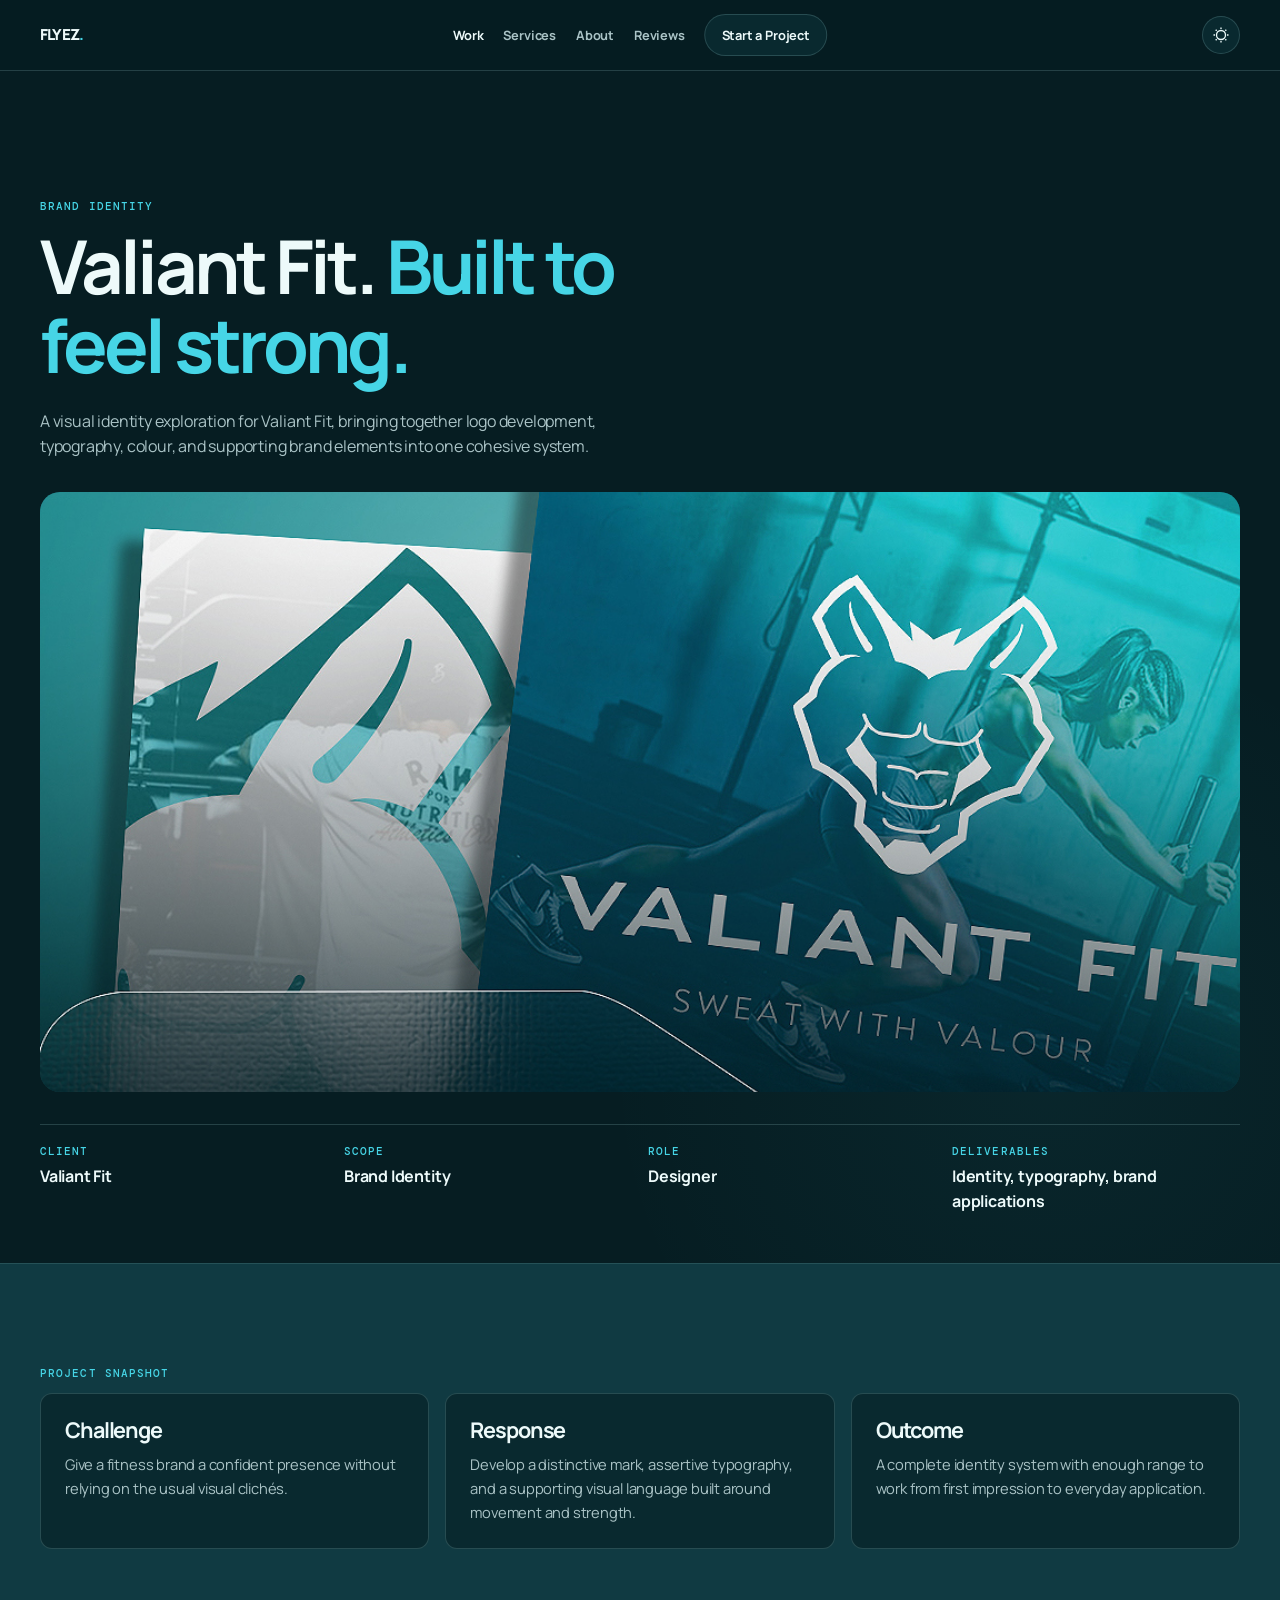
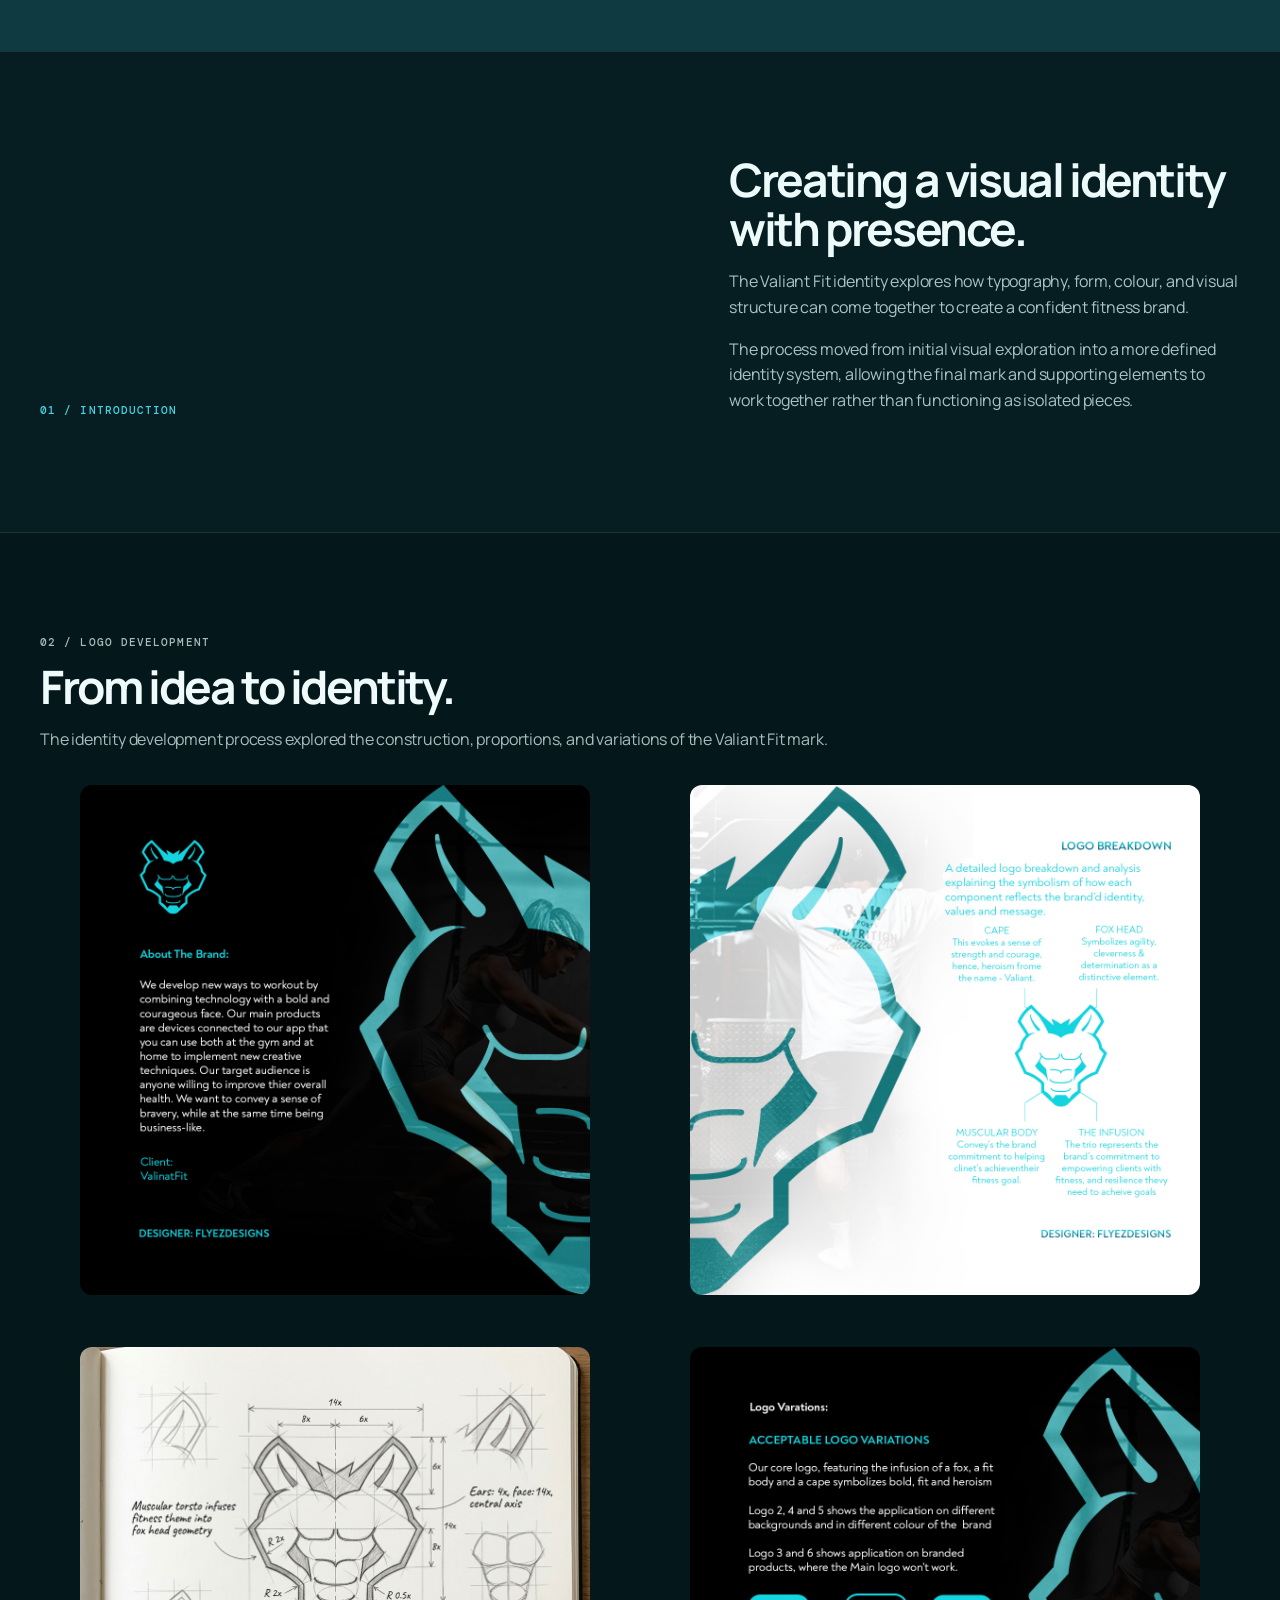
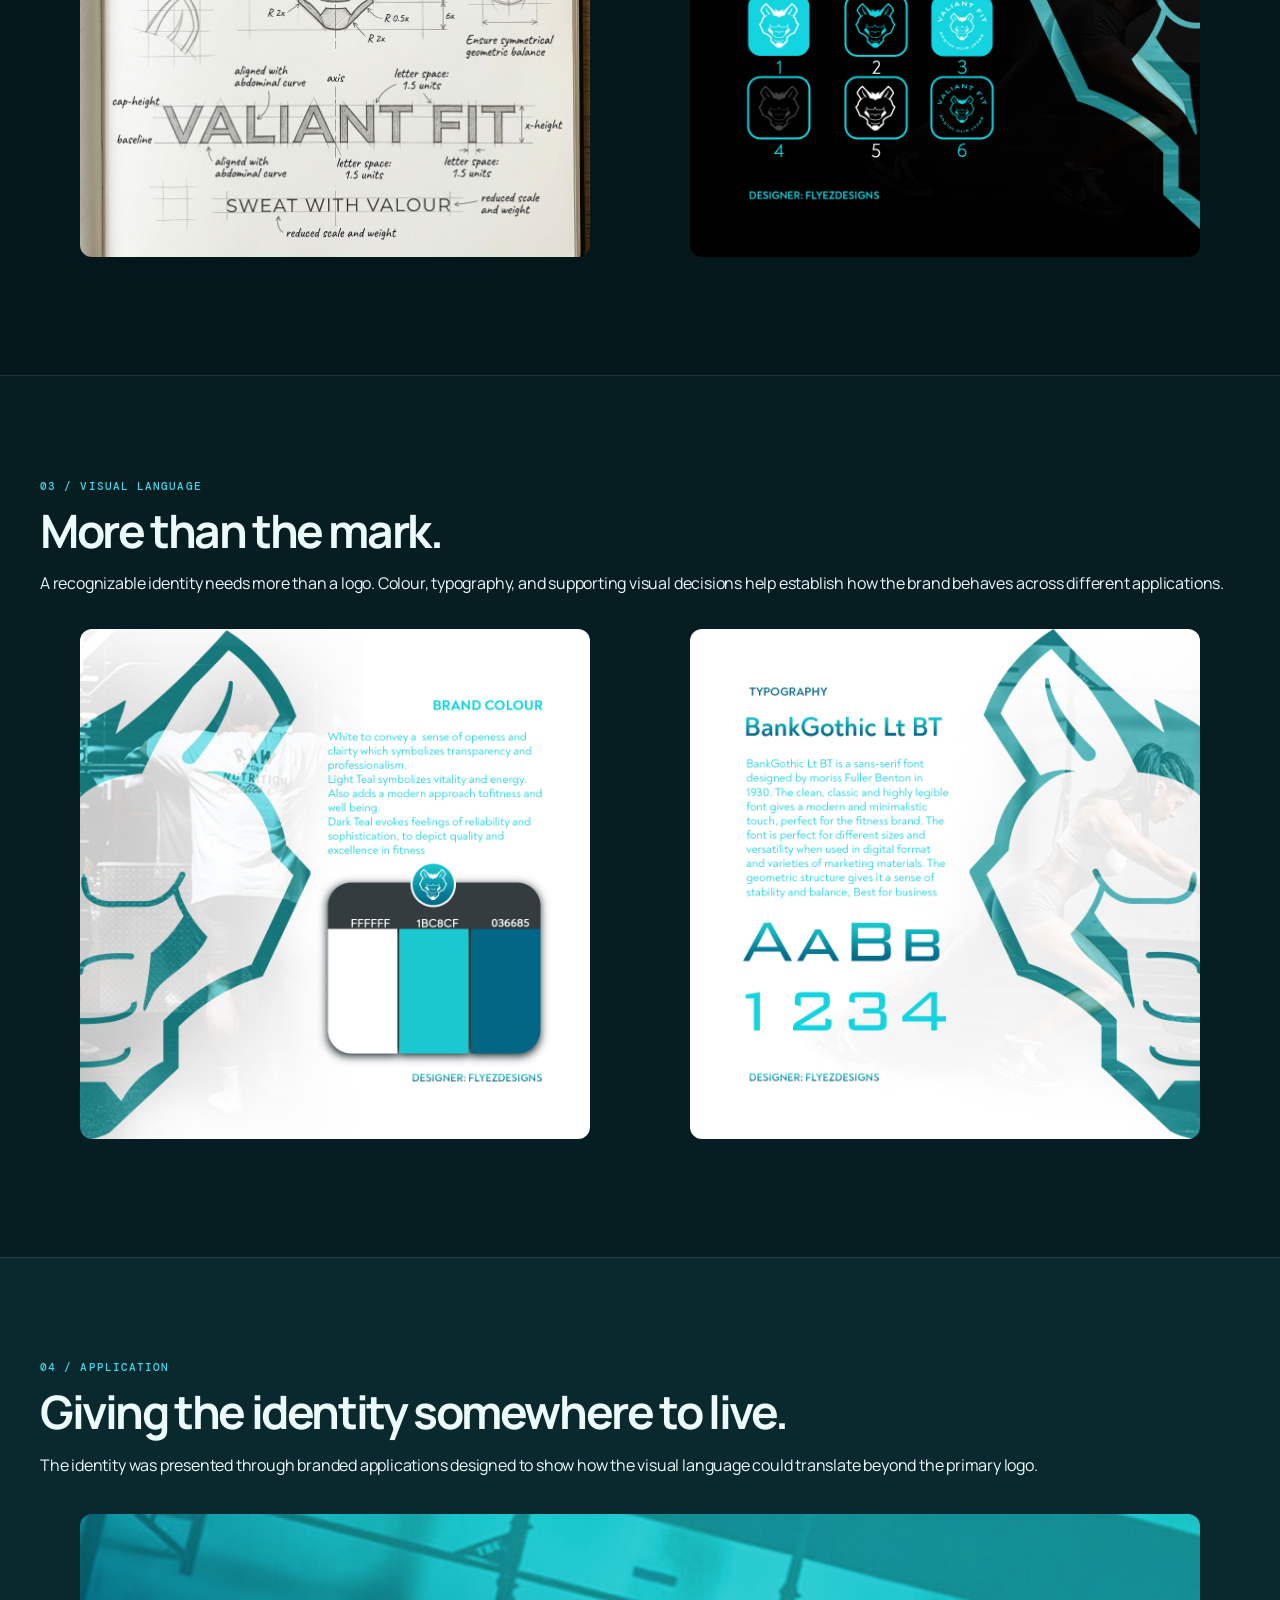
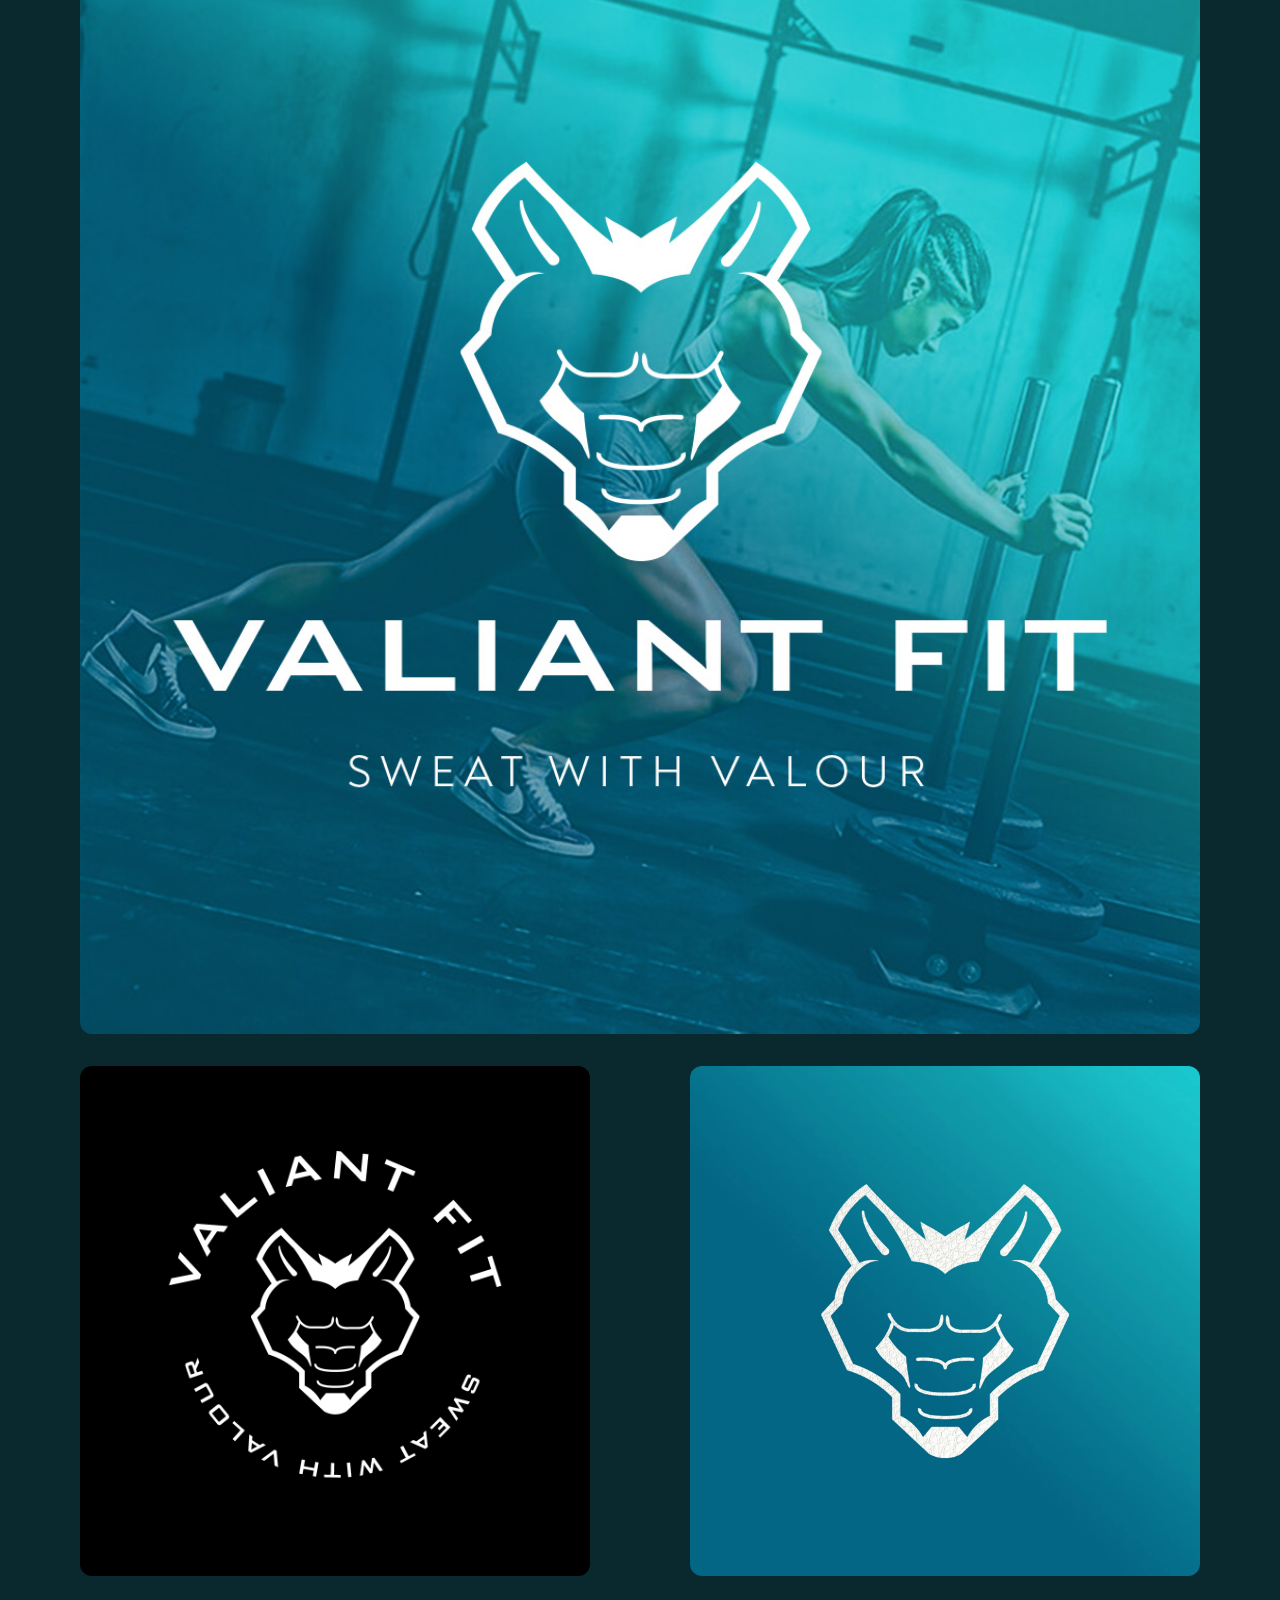
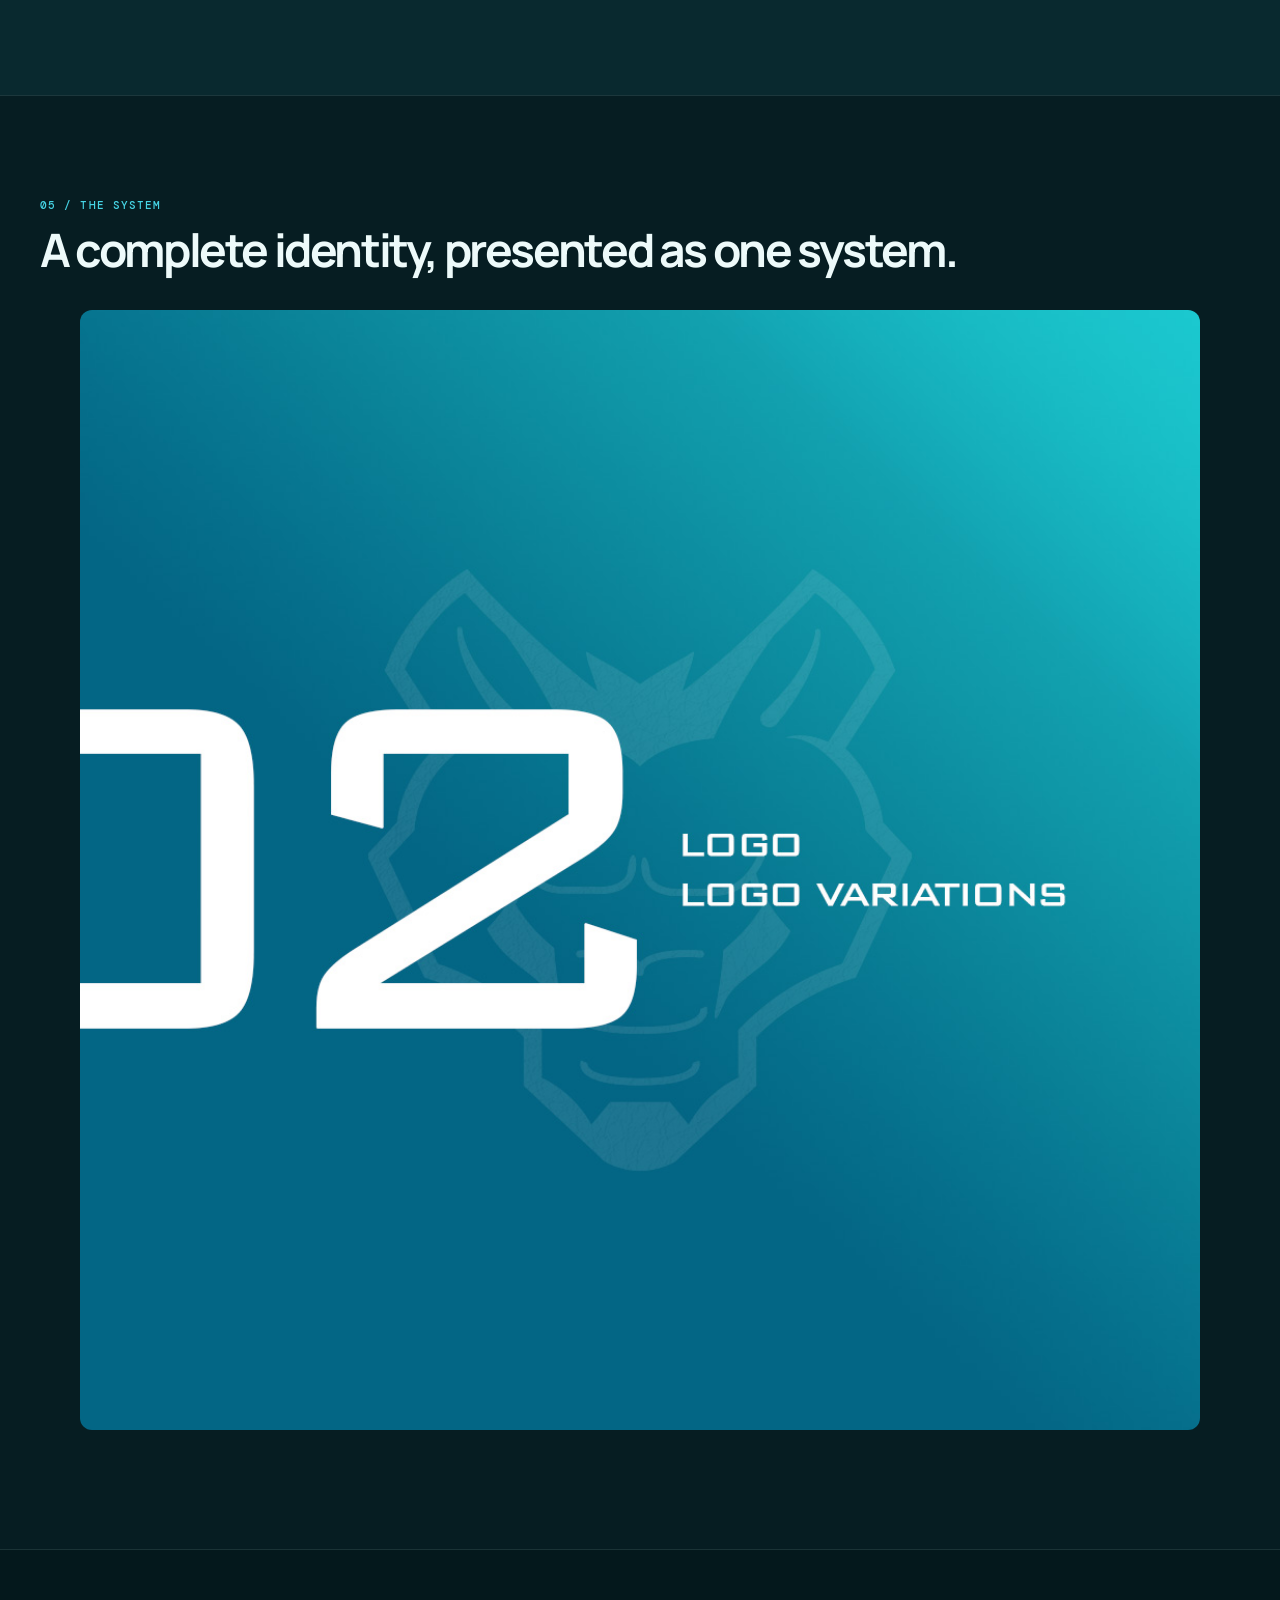
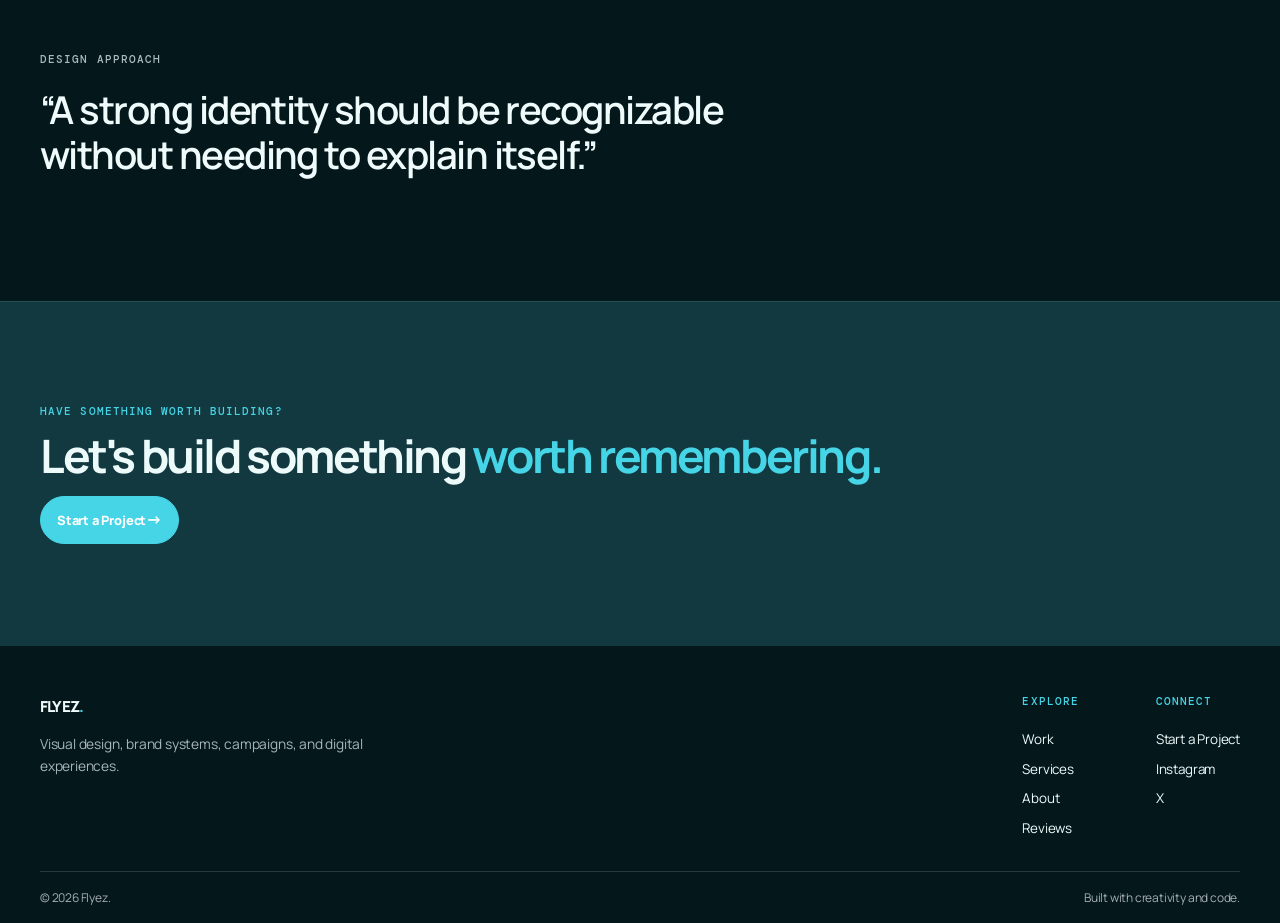
<file: valiant-fit.html>
<!DOCTYPE html>
<html lang="en">
<head>
  <meta charset="UTF-8">
  <meta name="viewport" content="width=device-width, initial-scale=1.0">

  <title>Valiant Fit | Flyez</title>

  <meta
    name="description"
    content="A brand identity project for Valiant Fit by Flyez, exploring visual identity, typography, colour, and brand applications."
  >

  <link
    rel="canonical"
    href="https://ace-flyez.github.io/my-portfolio/valiant-fit.html"
  >

  <link rel="icon" href="site-assets/favicon.png" type="image/png">

  <meta property="og:title" content="Valiant Fit | Flyez">
  <meta
    property="og:description"
    content="A brand identity project for Valiant Fit by Flyez."
  >
  <meta
    property="og:image"
    content="https://ace-flyez.github.io/my-portfolio/optimized-images/(Valiant%20Fit)%20Presentation%20Cover.jpg"
  >
  <meta
    property="og:url"
    content="https://ace-flyez.github.io/my-portfolio/valiant-fit.html"
  >
  <meta property="og:type" content="website">

  <link rel="stylesheet" href="styles.css">
  <script src="script.js" defer></script>
</head>

<body>

  <!-- HEADER -->
  <header class="site-header">
    <nav class="navbar container" aria-label="Main navigation">

      <a class="brand" href="index.html" aria-label="Flyez home">
        FLYEZ<span>.</span>
      </a>

      <button
        class="nav-toggle"
        type="button"
        aria-expanded="false"
        aria-controls="primary-navigation"
        aria-label="Open navigation"
      >
        <span></span>
        <span></span>
      </button>

      <div class="nav-links" id="primary-navigation">
        <a href="work.html" aria-current="page">Work</a>
        <a href="services.html">Services</a>
        <a href="about.html">About</a>
        <a href="testimonials.html">Reviews</a>
        <a class="nav-cta" href="contact.html">Start a Project</a>
      </div>

      <button
        class="theme-toggle"
        type="button"
        aria-pressed="false"
        aria-label="Switch theme"
      >
        <svg class="theme-icon icon-moon" aria-hidden="true" viewBox="0 0 24 24"><path d="M20.8 15.6A9 9 0 0 1 8.4 3.2 9 9 0 1 0 20.8 15.6Z"/></svg>
        <svg class="theme-icon icon-sun" aria-hidden="true" viewBox="0 0 24 24"><path d="M12 18a6 6 0 1 0 0-12 6 6 0 0 0 0 12Zm0-16v2m0 16v2m10-10h-2M4 12H2m17.1-7.1-1.4 1.4M6.3 17.7l-1.4 1.4m14.2 0-1.4-1.4M6.3 6.3 4.9 4.9"/></svg>
      </button>

    </nav>
  </header>


  <main>

    <!-- HERO -->
    <section class="case-study-hero section">

      <div class="container">

        <div class="case-study-hero-copy">

          <p class="eyebrow">
            BRAND IDENTITY
          </p>

          <h1>
            Valiant Fit.
            <span>Built to feel strong.</span>
          </h1>

          <p class="case-study-lead">
            A visual identity exploration for Valiant Fit, bringing
            together logo development, typography, colour, and supporting
            brand elements into one cohesive system.
          </p>

        </div>


        <div class="case-study-hero-image">

          <img
            src="optimized-images/Valiant Fit Folder.jpg"
            alt="Valiant Fit brand identity presentation cover"
          >

        </div>


        <div class="case-study-meta">

          <div>
            <span class="case-meta-label">CLIENT</span>
            <strong>Valiant Fit</strong>
          </div>

          <div>
            <span class="case-meta-label">SCOPE</span>
            <strong>Brand Identity</strong>
          </div>

          <div>
            <span class="case-meta-label">ROLE</span>
            <strong>Designer</strong>
          </div>

          <div>
            <span class="case-meta-label">DELIVERABLES</span>
            <strong>Identity, typography, brand applications</strong>
          </div>

        </div>

      </div>

    </section>


    <section class="case-section case-snapshot">
      <div class="container">
        <p class="eyebrow">PROJECT SNAPSHOT</p>
        <div class="snapshot-grid">
          <div><h2>Challenge</h2><p>Give a fitness brand a confident presence without relying on the usual visual clichés.</p></div>
          <div><h2>Response</h2><p>Develop a distinctive mark, assertive typography, and a supporting visual language built around movement and strength.</p></div>
          <div><h2>Outcome</h2><p>A complete identity system with enough range to work from first impression to everyday application.</p></div>
        </div>
      </div>
    </section>

    <!-- INTRODUCTION -->
    <section class="case-section">

      <div class="container case-two-column">

        <div>
          <p class="eyebrow">01 / INTRODUCTION</p>
        </div>

        <div class="case-section-content">

          <h2>
            Creating a visual identity with presence.
          </h2>

          <p>
            The Valiant Fit identity explores how typography, form,
            colour, and visual structure can come together to create
            a confident fitness brand.
          </p>

          <p>
            The process moved from initial visual exploration into
            a more defined identity system, allowing the final mark
            and supporting elements to work together rather than
            functioning as isolated pieces.
          </p>

        </div>

      </div>

    </section>


    <!-- LOGO DEVELOPMENT -->
    <section class="case-section case-section-dark">

      <div class="container">

        <div class="case-section-heading">

          <p class="eyebrow">02 / LOGO DEVELOPMENT</p>

          <h2>
            From idea to identity.
          </h2>

          <p>
            The identity development process explored the construction,
            proportions, and variations of the Valiant Fit mark.
          </p>

        </div>


        <div class="case-gallery case-gallery-two">

          <figure>

            <img
              src="optimized-images/(Valiant Fit) Introduction.jpg"
              alt="Valiant Fit brand identity introduction"
              loading="lazy"
            >

          </figure>

          <figure>

            <img
              src="optimized-images/(Valiant Fit) Logo Breakdown.jpg"
              alt="Valiant Fit logo breakdown"
              loading="lazy"
            >

          </figure>

        </div>


        <div class="case-gallery case-gallery-two case-gallery-spaced">

          <figure>

            <img
              src="optimized-images/(Valiant Fit) Hand drawn.jpg"
              alt="Valiant Fit hand drawn logo exploration"
              loading="lazy"
            >

          </figure>

          <figure>

            <img
              src="optimized-images/(Valiant Fit) Logo Variation.jpg"
              alt="Valiant Fit logo variations"
              loading="lazy"
            >

          </figure>

        </div>

      </div>

    </section>


    <!-- COLOUR AND TYPOGRAPHY -->
    <section class="case-section">

      <div class="container">

        <div class="case-section-heading">

          <p class="eyebrow">03 / VISUAL LANGUAGE</p>

          <h2>
            More than the mark.
          </h2>

          <p>
            A recognizable identity needs more than a logo. Colour,
            typography, and supporting visual decisions help establish
            how the brand behaves across different applications.
          </p>

        </div>


        <div class="case-gallery case-gallery-two">

          <figure>

            <img
              src="optimized-images/(Valiant Fit) Brand Colour.jpg"
              alt="Valiant Fit brand colour system"
              loading="lazy"
            >

          </figure>

          <figure>

            <img
              src="optimized-images/(Valiant Fit) Typography.jpg"
              alt="Valiant Fit typography system"
              loading="lazy"
            >

          </figure>

        </div>

      </div>

    </section>


    <!-- APPLICATION -->
    <section class="case-section case-section-light">

      <div class="container">

        <div class="case-section-heading">

          <p class="eyebrow">04 / APPLICATION</p>

          <h2>
            Giving the identity somewhere to live.
          </h2>

          <p>
            The identity was presented through branded applications
            designed to show how the visual language could translate
            beyond the primary logo.
          </p>

        </div>


        <div class="case-gallery case-gallery-feature">

          <figure>

            <img
              src="optimized-images/(Valiant Fit) Opening 1.jpg"
              alt="Valiant Fit brand identity opening presentation"
              loading="lazy"
            >

          </figure>

        </div>


        <div class="case-gallery case-gallery-two">

          <figure>

            <img
              src="optimized-images/(Valiant Fit) Black Logo background.jpg"
              alt="Valiant Fit logo on black background"
              loading="lazy"
            >

          </figure>

          <figure>

            <img
              src="optimized-images/Leather Print (Valinat Fit).webp"
              alt="Valiant Fit leather print brand application"
              loading="lazy"
            >

          </figure>

        </div>

      </div>

    </section>


    <!-- PRESENTATION -->
    <section class="case-section">

      <div class="container">

        <div class="case-section-heading">

          <p class="eyebrow">05 / THE SYSTEM</p>

          <h2>
            A complete identity, presented as one system.
          </h2>

        </div>


        <div class="case-gallery case-gallery-feature">

          <figure>

            <img
              src="optimized-images/(Valiant Fit) Presentation Cover.jpg"
              alt="Valiant Fit complete brand presentation"
              loading="lazy"
            >

          </figure>

        </div>

      </div>

    </section>


    <!-- STATEMENT -->
    <section class="case-section case-section-dark">

      <div class="container case-statement">

        <p class="eyebrow">DESIGN APPROACH</p>

        <blockquote>
          “A strong identity should be recognizable without needing
          to explain itself.”
        </blockquote>

      </div>

    </section>


    <!-- CTA -->
    <section class="case-study-cta section">

      <div class="container">

        <p class="eyebrow">
          HAVE SOMETHING WORTH BUILDING?
        </p>

        <h2>
          Let's build something
          <span>worth remembering.</span>
        </h2>

        <a class="button button-primary" href="contact.html">
          Start a Project
          <span aria-hidden="true">↗</span>
        </a>

      </div>

    </section>

  </main>


  <!-- FOOTER -->
  <footer class="site-footer">

    <div class="container footer-inner">

      <div class="footer-brand">

        <a class="brand" href="index.html" aria-label="Flyez home">
          FLYEZ<span>.</span>
        </a>

        <p>
          Visual design, brand systems, campaigns,
          and digital experiences.
        </p>

      </div>


      <div class="footer-links">

        <div class="footer-link-group">

          <span class="footer-label">EXPLORE</span>

          <a href="work.html">Work</a>
          <a href="services.html">Services</a>
          <a href="about.html">About</a>
          <a href="testimonials.html">Reviews</a>

        </div>


        <div class="footer-link-group">

          <span class="footer-label">CONNECT</span>

          <a href="contact.html">Start a Project</a>

          <a
            href="https://www.instagram.com/flyez_designs/"
            target="_blank"
            rel="noopener noreferrer"
          >
            Instagram
          </a>

          <a
            href="https://x.com/ace_flyezzz"
            target="_blank"
            rel="noopener noreferrer"
          >
            X
          </a>

        </div>

      </div>

    </div>


    <div class="container footer-bottom">

      <span>© 2026 Flyez.</span>

      <span>Built with creativity and code.</span>

    </div>

  </footer>

</body>
</html>
</file>
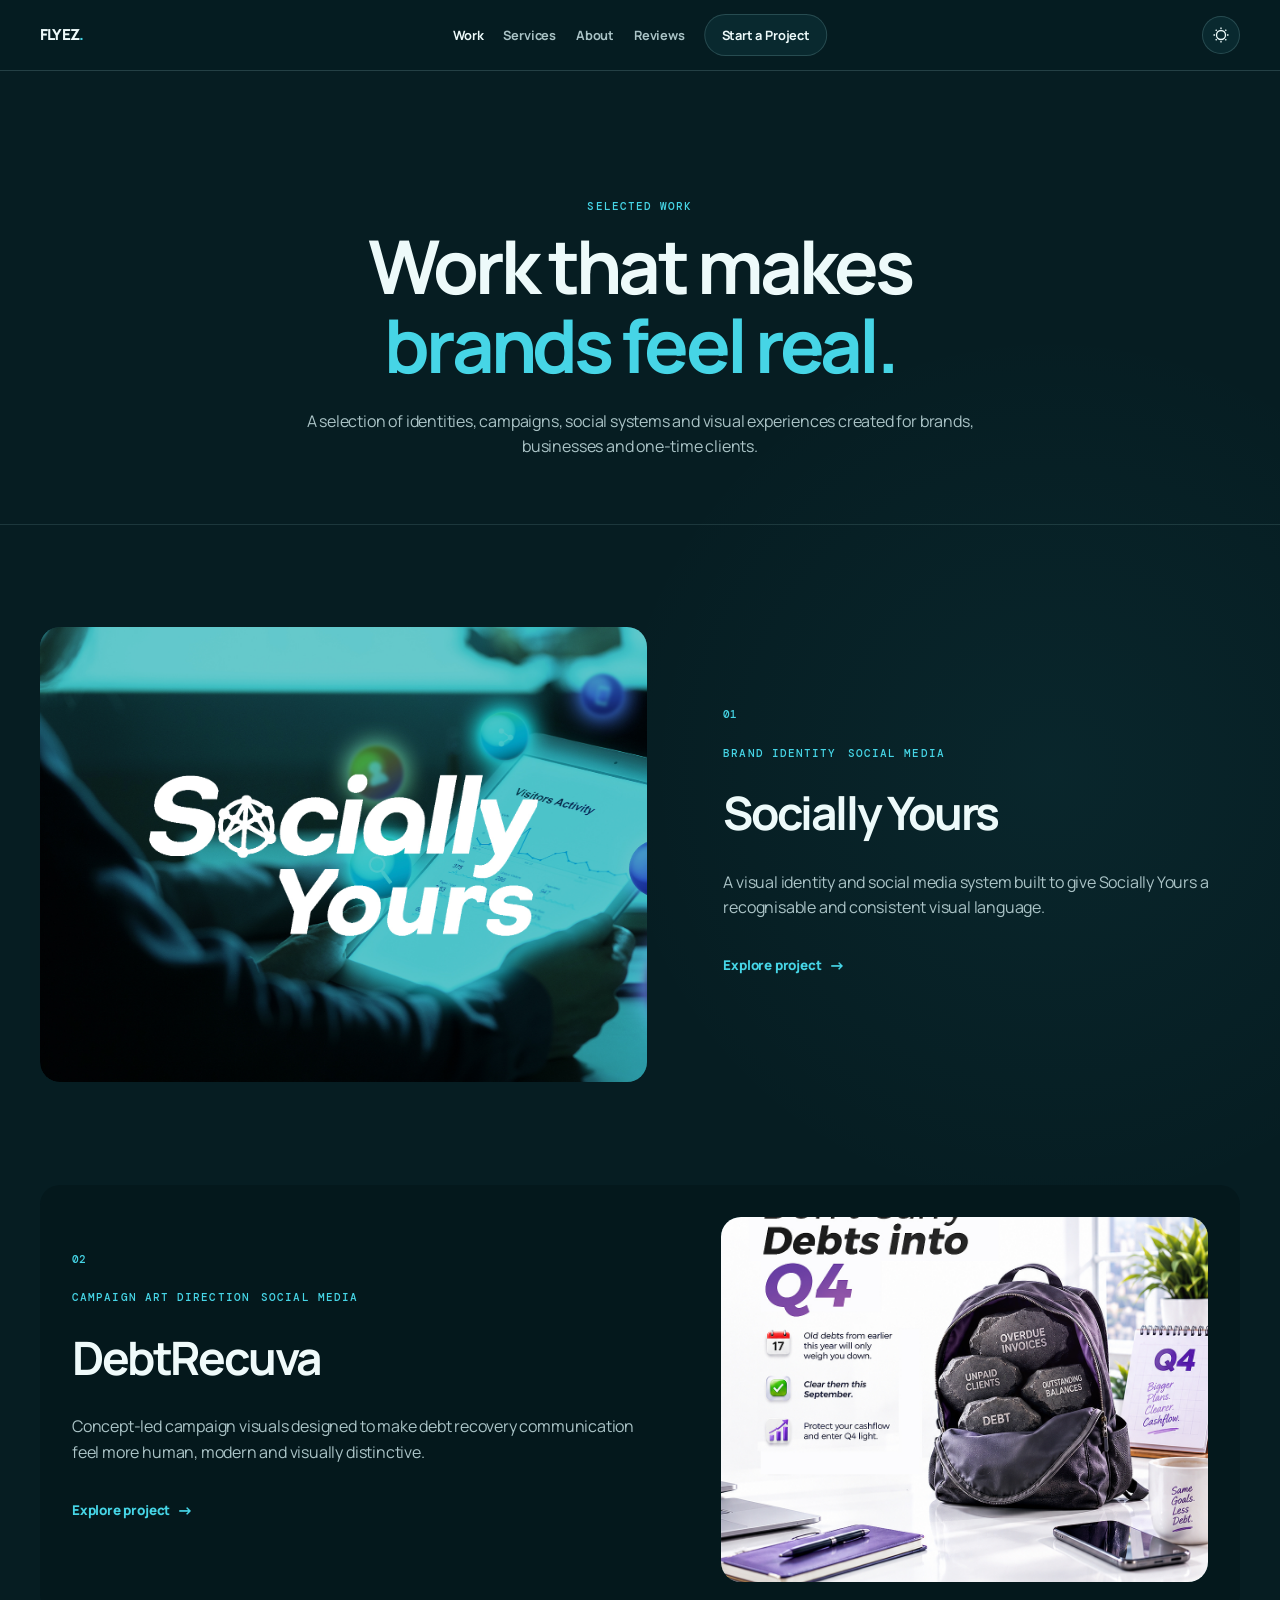
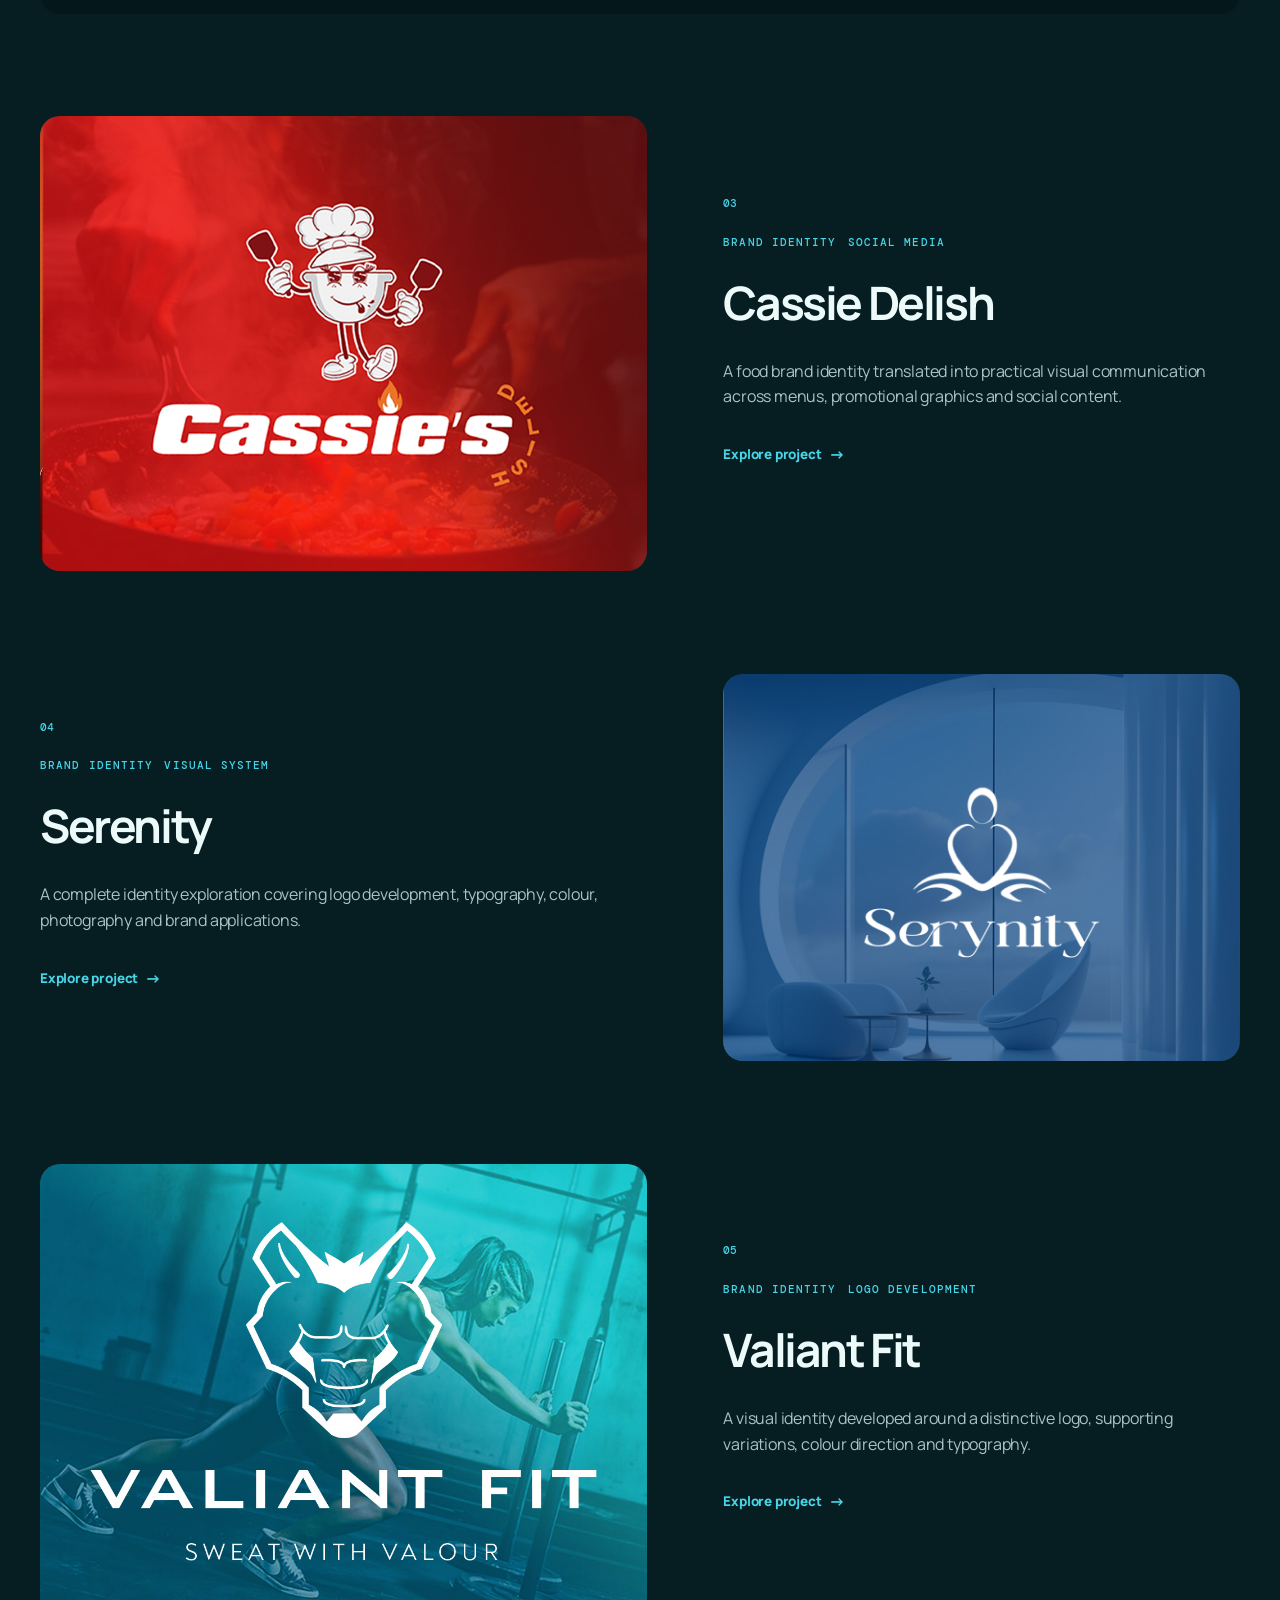
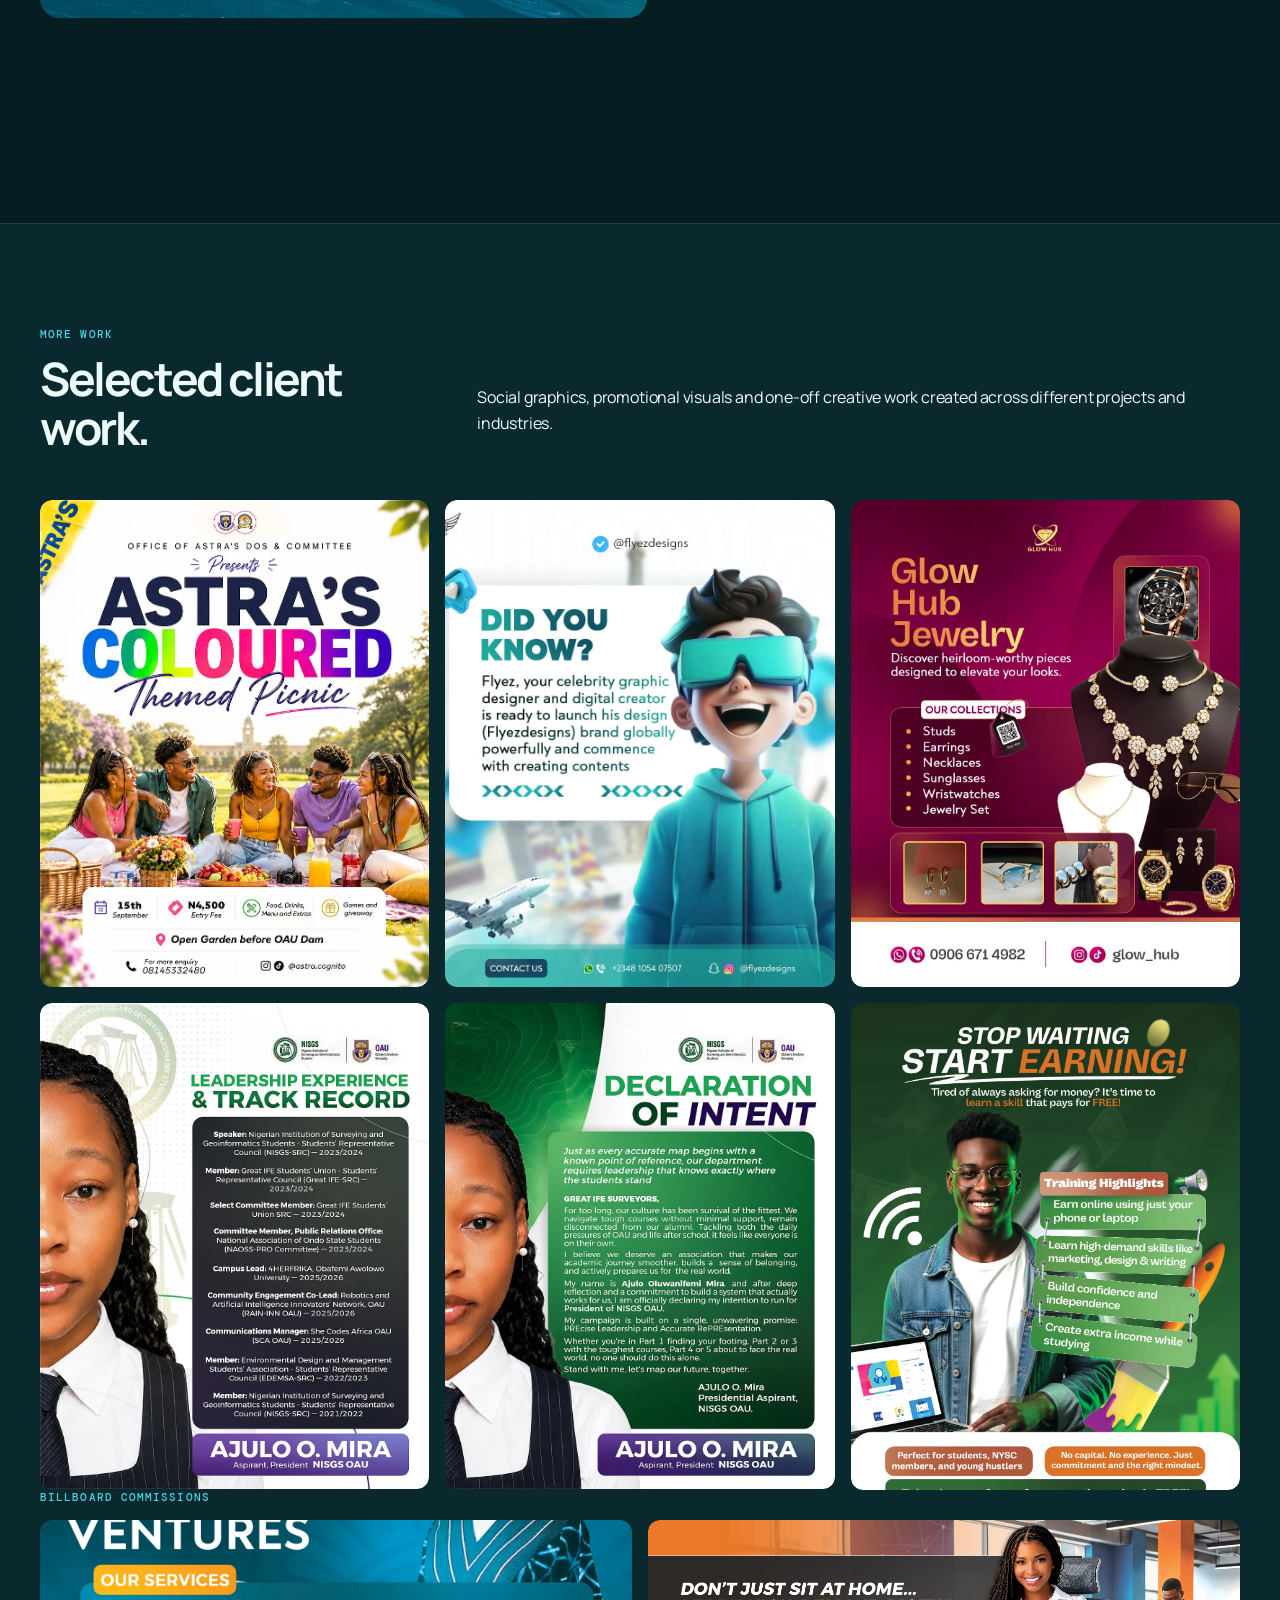
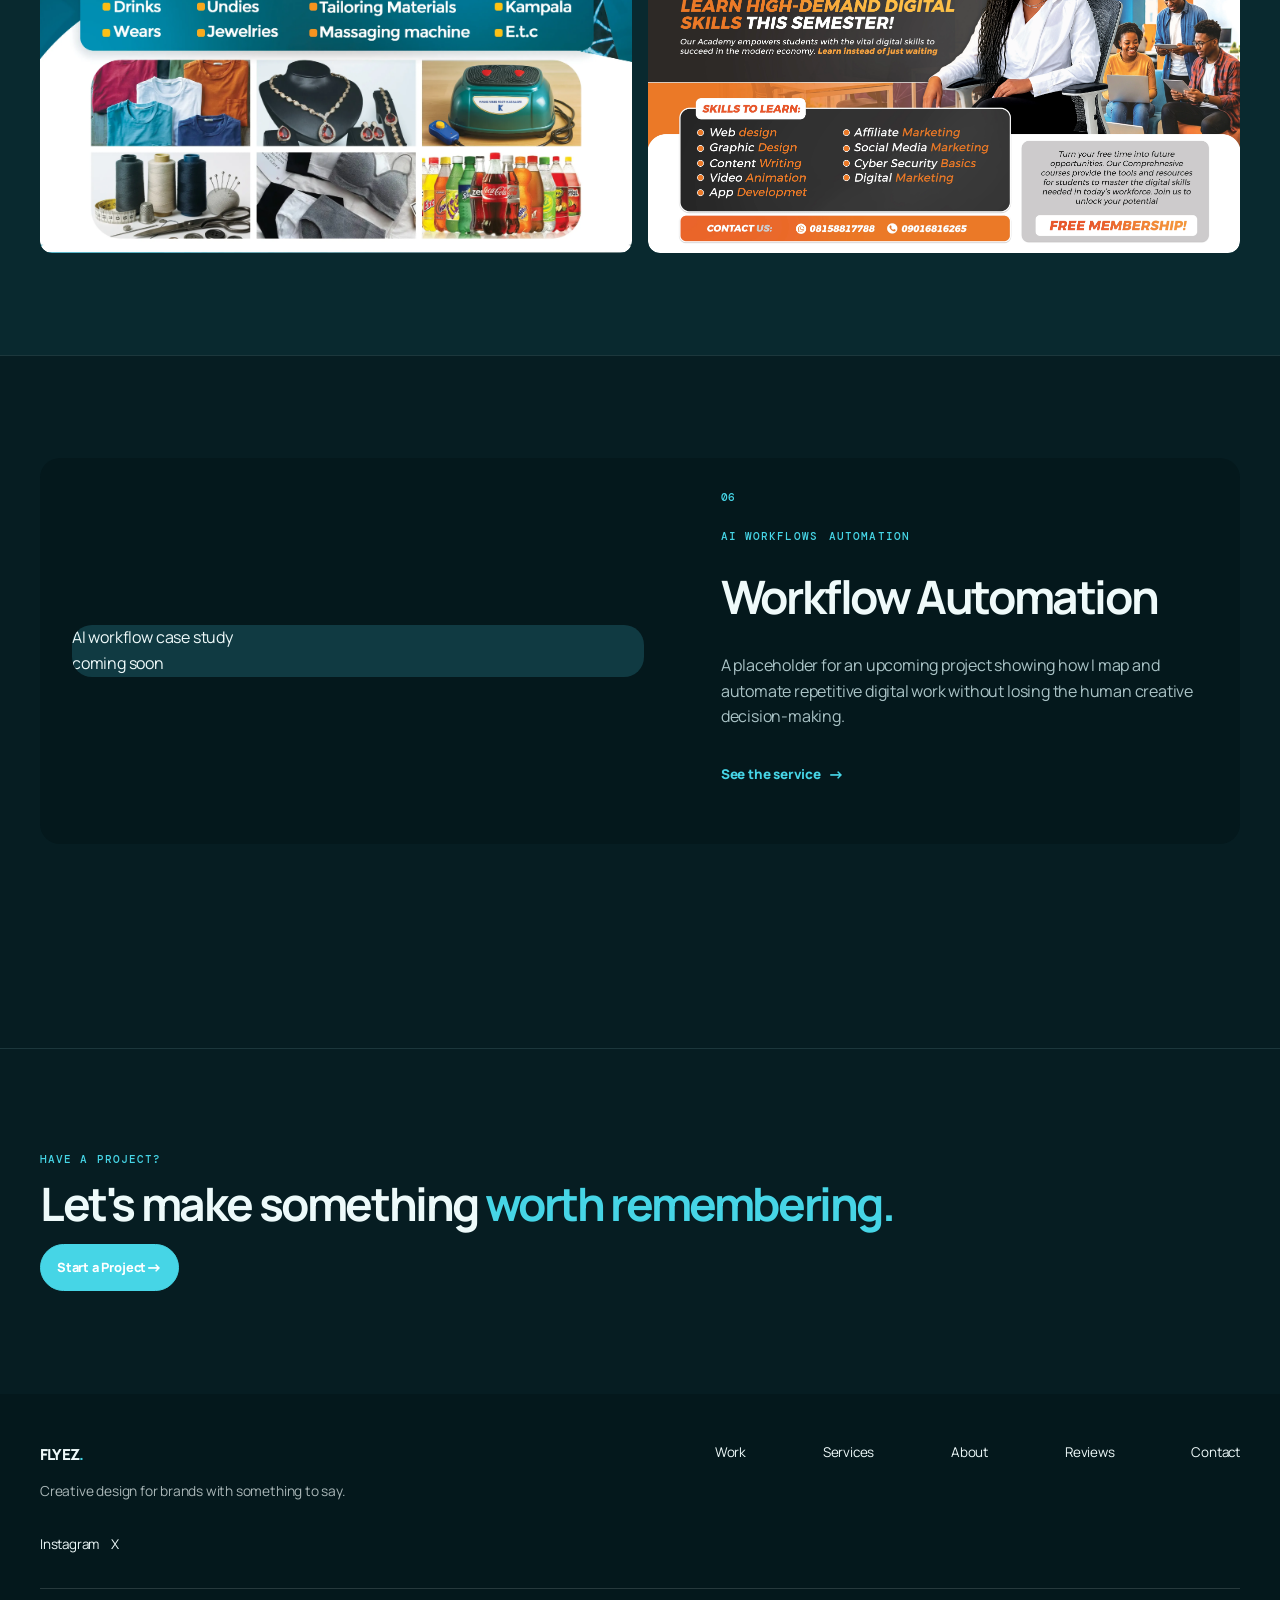
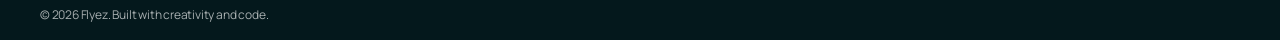
<file: work.html>
<!DOCTYPE html>
<html lang="en">
<head>
  <meta charset="UTF-8">
  <meta name="viewport" content="width=device-width, initial-scale=1.0">

  <title>Selected Work | Flyez</title>
  <meta
    name="description"
    content="Selected brand identities, social media systems, campaign visuals and creative work by Flyez."
  >

  <link rel="canonical" href="https://ace-flyez.github.io/my-portfolio/work.html">
  <link rel="icon" href="site-assets/favicon.png" type="image/png">

  <meta property="og:title" content="Selected Work | Flyez">
  <meta
    property="og:description"
    content="A selection of brand identities, campaigns, social media systems and creative work by Flyez."
  >
  <meta property="og:type" content="website">
  <meta property="og:url" content="https://ace-flyez.github.io/my-portfolio/work.html">
  <meta property="og:image" content="https://ace-flyez.github.io/my-portfolio/site-assets/social-preview.png">

  <link rel="stylesheet" href="styles.css">
  <script src="script.js" defer></script>
</head>

<body>

  <header class="navbar">
    <div class="container nav-content">

      <a href="index.html" class="brand" aria-label="Flyez home">
        FLYEZ<span>.</span>
      </a>

      <button
        class="nav-toggle"
        type="button"
        aria-label="Open navigation"
        aria-expanded="false"
      >
        <span></span>
        <span></span>
      </button>

      <nav class="nav-links" aria-label="Main navigation">
        <a href="work.html" class="active" aria-current="page">Work</a>
        <a href="services.html">Services</a>
        <a href="about.html">About</a>
        <a href="testimonials.html">Reviews</a>
        <a href="contact.html" class="nav-cta">Start a Project</a>
      </nav>

      <button
        class="theme-toggle"
        type="button"
        aria-label="Switch theme"
        aria-pressed="false"
      >
        <svg class="theme-icon icon-moon" aria-hidden="true" viewBox="0 0 24 24">
          <path d="M20.8 15.6A9 9 0 0 1 8.4 3.2 9 9 0 1 0 20.8 15.6Z"/>
        </svg>
        <svg class="theme-icon icon-sun" aria-hidden="true" viewBox="0 0 24 24">
          <path d="M12 18a6 6 0 1 0 0-12 6 6 0 0 0 0 12Zm0-16v2m0 16v2m10-10h-2M4 12H2m17.1-7.1-1.4 1.4M6.3 17.7l-1.4 1.4m14.2 0-1.4-1.4M6.3 6.3 4.9 4.9"/>
        </svg>
      </button>

    </div>
  </header>


  <main>

    <!-- PAGE INTRO -->
    <section class="work-hero">
      <div class="container">

        <p class="eyebrow">SELECTED WORK</p>

        <div class="work-hero-grid">

          <h1>
            Work that makes
            <span>brands feel real.</span>
          </h1>

          <div class="work-intro">
            <p>
              A selection of identities, campaigns, social systems and visual
              experiences created for brands, businesses and one-time clients.
            </p>
          </div>

        </div>

      </div>
    </section>


    <!-- FEATURED PROJECTS -->
    <section class="work-projects" id="brand-identity">
      <div class="container">

        <!-- PROJECT 01 -->
        <article class="work-project work-project-featured" id="social-design">

          <a href="socially-yours.html" class="work-project-image">
            <img
              src="optimized-images/Socially yours Deliverable Main Logo.jpg"
              alt="Socially Yours brand identity presentation"
              loading="eager"
            >

            <span class="project-view">View Project <span>↗</span></span>
          </a>

          <div class="work-project-info">

            <div class="project-number">01</div>

            <div class="project-details">

              <div class="project-meta">
                <span>Brand Identity</span>
                <span>Social Media</span>
              </div>

              <h2>Socially Yours</h2>

              <p>
                A visual identity and social media system built to give
                Socially Yours a recognisable and consistent visual language.
              </p>

              <a href="socially-yours.html" class="text-link">
                Explore project <span>↗</span>
              </a>

            </div>

          </div>

        </article>


        <!-- PROJECT 02 -->
        <article class="work-project work-project-dark" id="campaign-visuals">

          <a href="debtrecuva.html" class="work-project-image">
            <img
              src="optimized-images/Debtrecuva Friday, 25th September-Graphic.jpg"
              alt="DebtRecuva campaign visual"
              loading="lazy"
            >

            <span class="project-view">View Project <span>↗</span></span>
          </a>

          <div class="work-project-info">

            <div class="project-number">02</div>

            <div class="project-details">

              <div class="project-meta">
                <span>Campaign Art Direction</span>
                <span>Social Media</span>
              </div>

              <h2>DebtRecuva</h2>

              <p>
                Concept-led campaign visuals designed to make debt recovery
                communication feel more human, modern and visually distinctive.
              </p>

              <a href="debtrecuva.html" class="text-link">
                Explore project <span>↗</span>
              </a>

            </div>

          </div>

        </article>


        <!-- PROJECT 03 -->
        <article class="work-project work-project-offset">

          <a href="cassie-delish.html" class="work-project-image">
            <img
              src="optimized-images/Cassie (Logo).jpg"
              alt="Cassie Delish brand identity presentation"
              loading="lazy"
            >

            <span class="project-view">View Project <span>↗</span></span>
          </a>

          <div class="work-project-info">

            <div class="project-number">03</div>

            <div class="project-details">

              <div class="project-meta">
                <span>Brand Identity</span>
                <span>Social Media</span>
              </div>

              <h2>Cassie Delish</h2>

              <p>
                A food brand identity translated into practical visual
                communication across menus, promotional graphics and social
                content.
              </p>

              <a href="cassie-delish.html" class="text-link">
                Explore project <span>↗</span>
              </a>

            </div>

          </div>

        </article>


        <!-- PROJECT 04 -->
        <article class="work-project work-project-small">

          <a href="serenity.html" class="work-project-image">
            <img
              src="optimized-images/Serynity Cover.jpg"
              alt="Serenity brand identity presentation"
              loading="lazy"
            >

            <span class="project-view">View Project <span>↗</span></span>
          </a>

          <div class="work-project-info">

            <div class="project-number">04</div>

            <div class="project-details">

              <div class="project-meta">
                <span>Brand Identity</span>
                <span>Visual System</span>
              </div>

              <h2>Serenity</h2>

              <p>
                A complete identity exploration covering logo development,
                typography, colour, photography and brand applications.
              </p>

              <a href="serenity.html" class="text-link">
                Explore project <span>↗</span>
              </a>

            </div>

          </div>

        </article>


        <!-- PROJECT 05 -->
        <article class="work-project work-project-last">

          <a href="valiant-fit.html" class="work-project-image">
            <img
              src="optimized-images/(Valiant Fit) Opening 1.jpg"
              alt="Valiant Fit brand identity presentation"
              loading="lazy"
            >

            <span class="project-view">View Project <span>↗</span></span>
          </a>

          <div class="work-project-info">

            <div class="project-number">05</div>

            <div class="project-details">

              <div class="project-meta">
                <span>Brand Identity</span>
                <span>Logo Development</span>
              </div>

              <h2>Valiant Fit</h2>

              <p>
                A visual identity developed around a distinctive logo,
                supporting variations, colour direction and typography.
              </p>

              <a href="valiant-fit.html" class="text-link">
                Explore project <span>↗</span>
              </a>

            </div>

          </div>

        </article>

      </div>
    </section>


    <!-- SELECTED CLIENT WORK -->
    <section class="client-work">
      <div class="container">

        <div class="section-heading-row">

          <div>
            <p class="eyebrow">MORE WORK</p>
            <h2>Selected client work.</h2>
          </div>

          <p>
            Social graphics, promotional visuals and one-off creative work
            created across different projects and industries.
          </p>

        </div>


        <div class="client-work-grid">

          <figure>
            <img
              src="optimized-images/SM Astra's Picnic 02.webp"
              alt="Astra's Picnic social media design"
              loading="lazy"
            >
          </figure>

          <figure>
            <img
              src="optimized-images/SM Designs (Control).webp"
              alt="Control social media design"
              loading="lazy"
            >
          </figure>

          <figure>
            <img
              src="optimized-images/SM Glow Hub_1.webp"
              alt="Glow Hub social media design"
              loading="lazy"
            >
          </figure>

          <figure>
            <img
              src="optimized-images/SM Mira Declaration_.webp"
              alt="Mira Declaration social media design"
              loading="lazy"
            >
          </figure>

          <figure>
            <img
              src="optimized-images/SM Mira's Track Record.webp"
              alt="Mira's Track Record social media design"
              loading="lazy"
            >
          </figure>

          <figure>
            <img
              src="optimized-images/SM Olushola Design 2.webp"
              alt="Olushola social media design"
              loading="lazy"
            >
          </figure>
        </div>

        <div class="client-work-billboards">
          <p class="eyebrow">BILLBOARD COMMISSIONS</p>
          <div class="client-work-billboard-grid">
            <figure>
              <img src="optimized-images/SM Billboard Fematod Ventures.webp" alt="Fematod Ventures billboard design" loading="lazy">
            </figure>
            <figure>
              <img src="optimized-images/SM Quadri Bill board.webp" alt="Quadri billboard design" loading="lazy">
            </figure>
          </div>
        </div>

      </div>
    </section>


    <!-- AI AUTOMATION PLACEHOLDER -->
    <section class="section" id="automation-project">
      <div class="container">
        <article class="work-project work-project-dark" id="digital">
          <div class="work-project-image automation-placeholder" role="img" aria-label="AI automation case study placeholder"><span>AI workflow case study<br>coming soon</span></div>
          <div class="work-project-info">
            <div class="project-number">06</div>
            <div class="project-details">
              <div class="project-meta"><span>AI Workflows</span><span>Automation</span></div>
              <h2>Workflow Automation</h2>
              <p>A placeholder for an upcoming project showing how I map and automate repetitive digital work without losing the human creative decision-making.</p>
              <a href="services.html#ai-automation" class="text-link">See the service <span>↗</span></a>
            </div>
          </div>
        </article>
      </div>
    </section>

    <!-- CTA -->
    <section class="work-cta">
      <div class="container">

        <p class="eyebrow">HAVE A PROJECT?</p>

        <h2>
          Let's make something
          <span>worth remembering.</span>
        </h2>

        <a href="contact.html" class="button button-primary">
          Start a Project <span>↗</span>
        </a>

      </div>
    </section>

  </main>


  <footer class="site-footer">
    <div class="container footer-inner">

      <div>
        <a href="index.html" class="brand">FLYEZ<span>.</span></a>
        <p>Creative design for brands with something to say.</p>
      </div>

      <div class="footer-links">
        <a href="work.html">Work</a>
        <a href="services.html">Services</a>
        <a href="about.html">About</a>
        <a href="testimonials.html">Reviews</a>
        <a href="contact.html">Contact</a>
      </div>

      <div class="footer-socials">
        <a href="https://www.instagram.com/flyez_designs/" target="_blank" rel="noopener noreferrer">Instagram</a>
        <a href="https://x.com/ace_flyezzz" target="_blank" rel="noopener noreferrer">X</a>
      </div>

    </div>

    <div class="container footer-bottom">
      <p>© 2026 Flyez. Built with creativity and code.</p>
    </div>
  </footer>

</body>
</html>
</file>
<file: styles.css>
@import url("https://fonts.googleapis.com/css2?family=DM+Mono:wght@400;500&family=Manrope:wght@400;500;600;700;800&display=swap");

:root {
  --bg: #f5f7f6;
  --surface: #ffffff;
  --surface-soft: #edf3f2;
  --ink: #10272c;
  --muted: #587075;
  --line: #d4e1e0;
  --accent: #147e8e;
  --accent-soft: #e1f5f7;
  --dark: #061b20;
  --dark-ink: #effafa;
  --max-width: 1200px;
  --space-1: 0.5rem;
  --space-2: 1rem;
  --space-3: 1.5rem;
  --space-4: 2rem;
  --space-5: 3rem;
  --space-6: 4.5rem;
  --radius-sm: 12px;
  --radius: 20px;
  --radius-lg: 28px;
  --pill: 999px;
  --shadow: 0 14px 36px rgba(6, 27, 32, 0.08);
  --display: "Manrope", Arial, sans-serif;
  --mono: "DM Mono", monospace;
}

html[data-theme="dark"] {
  --bg: #061d22;
  --surface: #09292f;
  --surface-soft: #103a42;
  --ink: #edfafa;
  --muted: #aac3c6;
  --line: rgba(178, 229, 232, 0.18);
  --accent: #46d5e6;
  --accent-soft: #123940;
  --dark: #04181c;
  --dark-ink: #effafa;
  --shadow: 0 14px 36px rgba(0, 0, 0, 0.2);
}

* {
  box-sizing: border-box;
}
html {
  scroll-behavior: smooth;
  scroll-padding-top: 6rem;
}
body {
  min-width: 320px;
  margin: 0;
  background:
    radial-gradient(
      circle at 82% 12%,
      color-mix(in srgb, var(--accent) 5%, transparent),
      transparent 28rem
    ),
    var(--bg);
  color: var(--ink);
  font: 400 16px/1.6 var(--display);
  letter-spacing: -0.012em;
}
img {
  display: block;
  max-width: 100%;
}
a {
  color: inherit;
  text-decoration: none;
}
button,
input,
textarea,
select {
  font: inherit;
}
button {
  cursor: pointer;
}
::selection {
  background: var(--accent);
  color: #fff;
}
:focus-visible {
  outline: 2px solid var(--accent);
  outline-offset: 4px;
}

.container {
  width: min(calc(100% - 3rem), var(--max-width));
  margin-inline: auto;
}
.visually-hidden {
  position: absolute;
  width: 1px;
  height: 1px;
  overflow: hidden;
  clip: rect(0 0 0 0);
  white-space: nowrap;
}
.section,
.about-story,
.about-capabilities,
.about-statement,
.about-values,
.about-cta,
.work-projects,
.work-cta,
.services-list,
.services-process,
.services-philosophy,
.services-cta,
.reviews-list,
.reviews-note,
.reviews-cta,
.contact-bottom,
.client-work,
.case-section {
  padding-block: clamp(4rem, 8vw, 7.5rem);
}
main > section + section {
  border-top: 1px solid color-mix(in srgb, var(--line) 72%, transparent);
}

h1,
h2,
h3,
p {
  margin-top: 0;
}
h1,
h2,
h3 {
  color: var(--ink);
  font-family: var(--display);
  font-weight: 700;
  letter-spacing: -0.052em;
  line-height: 1.07;
}
h1 {
  max-width: 14ch;
  margin-bottom: var(--space-3);
  font-size: clamp(2.65rem, 5.8vw, 5.5rem);
}
h2 {
  margin-bottom: var(--space-2);
  font-size: clamp(1.9rem, 3.6vw, 3.5rem);
}
h3 {
  margin-bottom: 0.55rem;
  font-size: 1.15rem;
}
h1 span,
h2 span {
  color: var(--accent);
}

.eyebrow,
.footer-label,
.footer-heading,
.project-category,
.project-meta,
.service-label,
.case-meta-label {
  margin-bottom: 0.8rem;
  color: var(--accent);
  font: 500 0.68rem/1.3 var(--mono);
  letter-spacing: 0.1em;
  text-transform: uppercase;
}
.section-heading,
.section-heading-row {
  display: flex;
  align-items: end;
  justify-content: space-between;
  gap: var(--space-4);
  margin-bottom: var(--space-5);
}
.section-heading h2,
.section-heading-row h2 {
  margin: 0;
}
.section-intro,
.hero-description,
.work-intro,
.services-hero-copy,
.about-intro,
.reviews-hero-copy,
.contact-intro,
.case-study-lead {
  max-width: 38rem;
  color: var(--muted);
}

/* Shared header */
body > .navbar,
.site-header {
  position: sticky;
  top: 0;
  z-index: 20;
  border-bottom: 1px solid var(--line);
  background: color-mix(in srgb, var(--bg) 92%, transparent);
  backdrop-filter: blur(16px);
  transition:
    background 0.2s ease,
    box-shadow 0.2s ease;
}
body > .navbar.is-scrolled,
.site-header.is-scrolled {
  background: color-mix(in srgb, var(--bg) 82%, transparent);
  box-shadow: 0 8px 24px rgba(6, 27, 32, 0.1);
}
.nav-content,
.site-header > .navbar {
  position: relative;
  display: flex;
  align-items: center;
  min-height: 70px;
  gap: var(--space-2);
}
.site-header > .navbar {
  width: min(calc(100% - 3rem), var(--max-width));
  margin-inline: auto;
}
.brand {
  display: inline-flex;
  align-items: center;
  width: max-content;
  font-size: 0.95rem;
  font-weight: 800;
  letter-spacing: -0.05em;
}
.brand span {
  color: var(--accent);
}
.brand img {
  width: auto;
  height: 34px;
  max-width: 110px;
  object-fit: contain;
}
.nav-links {
  position: absolute;
  left: 50%;
  display: flex;
  align-items: center;
  gap: 1.25rem;
  margin: 0;
  padding: 0;
  list-style: none;
  transform: translateX(-50%);
}
.nav-links a {
  color: var(--muted);
  font-size: 0.8rem;
  font-weight: 700;
}
.nav-links a:hover,
.nav-links .active,
.nav-links [aria-current="page"] {
  color: var(--ink);
}
.nav-cta,
.btn,
.button {
  display: inline-flex;
  align-items: center;
  justify-content: center;
  min-height: 42px;
  padding: 0.62rem 1rem;
  border: 1px solid var(--accent);
  border-radius: var(--pill);
  background: var(--accent);
  color: #fff !important;
  font-size: 0.8rem;
  font-weight: 800;
  transition:
    transform 0.2s ease,
    background 0.2s ease,
    border-color 0.2s ease;
}
.nav-cta {
  min-height: 36px;
  border-color: var(--line);
  background: var(--surface);
  color: var(--ink) !important;
}
.btn:hover,
.button:hover {
  transform: translateY(-2px);
  background: var(--ink);
  border-color: var(--ink);
  color: var(--bg) !important;
}
.nav-cta:hover {
  border-color: var(--accent);
  color: var(--ink) !important;
}
.btn-secondary,
.button-secondary {
  border-color: var(--line);
  background: var(--surface);
  color: var(--ink) !important;
}
.theme-toggle,
.nav-toggle {
  display: grid;
  width: 38px;
  height: 38px;
  place-items: center;
  border: 1px solid var(--line);
  border-radius: 50%;
  background: var(--surface);
  color: var(--ink);
}
.theme-toggle {
  order: 3;
  margin-left: auto;
}
.theme-icon {
  width: 18px;
  fill: none;
  stroke: currentColor;
  stroke-width: 1.8;
}
.icon-sun,
html[data-theme="dark"] .icon-moon {
  display: none;
}
html[data-theme="dark"] .icon-sun {
  display: block;
}
.nav-toggle {
  display: none;
  border-radius: 10px;
}
.nav-toggle span:not(.visually-hidden) {
  display: block;
  width: 17px;
  height: 1.5px;
  margin: 3px auto;
  background: currentColor;
}

/* Home */
.hero {
  display: grid;
  min-height: calc(100vh - 70px);
  align-items: center;
  padding-block: clamp(4rem, 8vw, 7rem);
  text-align: center;
}
.hero-grid {
  display: flex;
  flex-direction: column;
  align-items: center;
  gap: clamp(2rem, 5vw, 3.5rem);
}
.hero-copy {
  width: 100%;
  margin-inline: auto;
}
.hero-plug {
  display: inline-flex;
  align-items: center;
  gap: 0.5rem;
  margin-bottom: 1.2rem;
  padding: 0.48rem 0.8rem;
  border: 1px solid color-mix(in srgb, var(--accent) 36%, transparent);
  border-radius: var(--pill);
  background: var(--accent-soft);
  font-size: 0.78rem;
  font-weight: 800;
}
.hero-plug span {
  width: 0.5rem;
  height: 0.5rem;
  border-radius: 50%;
  background: var(--accent);
}
.hero h1 {
  display: table;
  width: auto;
  margin-inline: auto;
  text-align: left;
  white-space: nowrap;
}
.hero-static {
  margin-right: 0.18em;
  color: var(--ink);
}
.hero-rotator {
  color: var(--accent);
}
.hero-rotator::after {
  display: inline-block;
  width: 0.08em;
  height: 0.9em;
  margin-left: 0.08em;
  background: currentColor;
  content: "";
  vertical-align: -0.08em;
  animation: cursor-blink 0.8s steps(1) infinite;
}
.hero-description {
  margin: 0 auto 1.65rem;
}
.button-group,
.hero-actions,
.hero-meta,
.project-meta {
  display: flex;
  flex-wrap: wrap;
  gap: 0.7rem;
}
.hero-actions {
  justify-content: center;
}
.hero-visual {
  width: min(100%, 700px);
  margin-inline: auto;
}
.hero-image-frame {
  overflow: hidden;
  border: 1px solid var(--line);
  border-radius: var(--radius-lg);
  background: var(--surface-soft);
}
.hero-image-frame img {
  width: 100%;
  aspect-ratio: 16 / 10;
  object-fit: cover;
}

.work-section {
  background: var(--bg);
}
.work-section .section-heading,
.services-section .section-heading {
  flex-direction: column;
  align-items: center;
  text-align: center;
}
.work-filters {
  display: flex;
  flex-wrap: wrap;
  justify-content: center;
  gap: 0.35rem;
  margin-top: 1.25rem;
  padding: 0.32rem;
  border: 1px solid var(--line);
  border-radius: var(--radius-sm);
}
.work-filters a {
  padding: 0.42rem 0.65rem;
  border-radius: 7px;
  font-size: 0.72rem;
  font-weight: 800;
}
.work-filters a:hover {
  background: var(--surface-soft);
}
.view-all-work {
  margin-top: 0.35rem;
}
.work-grid {
  display: grid;
  grid-template-columns: repeat(3, minmax(0, 1fr));
  gap: 1.25rem;
}
.project {
  display: flex;
  flex-direction: column;
  overflow: hidden;
  border: 1px solid var(--line);
  border-radius: var(--radius);
  background: var(--surface);
  box-shadow: var(--shadow);
  transition:
    transform 0.2s ease,
    box-shadow 0.2s ease;
}
.project:hover {
  transform: translateY(-4px);
  box-shadow: 0 20px 42px rgba(6, 27, 32, 0.14);
}
.project-image {
  display: block;
  overflow: hidden;
  background: var(--surface-soft);
}
.project-image img {
  width: 100%;
  aspect-ratio: 4 / 5;
  object-fit: cover;
  transition: transform 0.35s ease;
}
.project:hover .project-image img {
  transform: scale(1.03);
}
.project-info {
  display: flex;
  min-height: 164px;
  align-items: flex-start;
  justify-content: space-between;
  gap: var(--space-2);
  padding: var(--space-3);
}
.project-info h3 {
  margin: 0;
}
.project-info > div::after {
  display: block;
  margin-top: 0.8rem;
  color: var(--accent);
  content: "View project →";
  font-size: 0.84rem;
  font-weight: 800;
}
.project-arrow {
  display: none;
}
.text-link {
  display: inline-flex;
  align-items: center;
  gap: 0.45rem;
  color: var(--accent);
  font-size: 0.84rem;
  font-weight: 800;
}
.services-section {
  background:
    radial-gradient(
      circle at 88% 10%,
      color-mix(in srgb, var(--accent) 9%, transparent),
      transparent 24rem
    ),
    var(--surface-soft);
}
.services-section .section-intro {
  margin-inline: auto;
}
.services-section .services-list {
  display: grid;
  gap: 0.75rem;
  padding: 0;
}
.service-row {
  display: grid;
  grid-template-columns: 3rem minmax(0, 1fr) auto;
  gap: var(--space-3);
  align-items: start;
  padding: 1.4rem;
  border: 1px solid var(--line);
  border-radius: var(--radius-sm);
  background: var(--surface);
}
.service-number,
.project-number,
.review-number {
  color: var(--accent);
  font: 500 0.7rem/1.3 var(--mono);
}
.service-main {
  display: grid;
  grid-template-columns: minmax(11rem, 0.8fr) minmax(0, 1.2fr);
  gap: var(--space-3);
}
.service-main h3,
.service-main p {
  margin: 0;
}
.service-main p {
  color: var(--muted);
  font-size: 0.92rem;
}
.service-arrow,
.project-arrow {
  color: var(--accent);
  font-size: 0;
}
.service-arrow::after,
.project-arrow::after {
  content: "→";
  font-size: 1.2rem;
}
.philosophy-section,
.work-project-dark,
.case-section-dark,
footer {
  background: var(--dark);
  color: var(--dark-ink);
}
.philosophy {
  display: grid;
  grid-template-columns: minmax(0, 1fr) minmax(260px, 0.7fr);
  gap: clamp(2rem, 6vw, 7rem);
  align-items: center;
}
.philosophy h2,
.work-project-dark h2,
.case-section-dark h2,
.case-section-dark h3 {
  color: var(--dark-ink);
}
.philosophy > p:not(.eyebrow),
.work-project-dark p,
.case-section-dark p {
  color: color-mix(in srgb, var(--dark-ink) 72%, transparent);
}
.process-grid,
.capability-grid,
.values-grid {
  display: grid;
  grid-template-columns: repeat(3, 1fr);
  gap: 1rem;
}
.process-step,
.capability-item,
.value-item {
  padding: var(--space-3);
  border: 1px solid var(--line);
  border-radius: var(--radius-sm);
  background: var(--surface);
}
.process-step h3 {
  margin-top: 2.5rem;
}
.process-step p,
.capability-item p,
.value-item p {
  margin: 0;
  color: var(--muted);
  font-size: 0.92rem;
}
.proof-section,
.services-philosophy,
.about-statement,
.reviews-note {
  background: var(--surface-soft);
}
.featured-testimonial {
  max-width: 55rem;
}
.featured-testimonial-note {
  display: none;
}
.review-average {
  margin: 0.7rem 0 0;
  color: var(--muted);
  font-size: 0.88rem;
}
.review-average span,
.review-average strong {
  color: var(--accent);
  letter-spacing: 0.09em;
}
.review-average strong {
  letter-spacing: 0;
}
.reviews-marquee {
  width: 100%;
  overflow: hidden;
  margin-top: 0.25rem;
  -webkit-mask-image: linear-gradient(
    90deg,
    transparent 0,
    #000 8%,
    #000 92%,
    transparent 100%
  );
  mask-image: linear-gradient(
    90deg,
    transparent 0,
    #000 8%,
    #000 92%,
    transparent 100%
  );
}
.reviews-track {
  display: flex;
  width: max-content;
  gap: 1rem;
  padding: 0.5rem 0;
  animation: review-rail 36s linear infinite;
}
.reviews-marquee:hover .reviews-track {
  animation-play-state: paused;
}
.review-card {
  display: flex;
  flex-direction: column;
  width: min(330px, 78vw);
  min-height: 260px;
  padding: 1.45rem;
  border: 1px solid var(--line);
  border-radius: 18px;
  background: color-mix(in srgb, var(--surface) 92%, transparent);
  box-shadow: 0 8px 22px rgba(6, 27, 32, 0.05);
}
.review-card > p:not(.review-stars) {
  flex: 1;
  margin: 0.8rem 0 1.25rem;
  font-size: 0.97rem;
  line-height: 1.55;
}
.review-stars {
  margin: 0;
  color: var(--accent);
  font-size: 0.82rem;
  letter-spacing: 0.1em;
}
.review-stars span {
  color: var(--line);
}
.review-card-author {
  display: flex;
  align-items: center;
  gap: 0.75rem;
}
.review-card-author > span {
  display: grid;
  width: 38px;
  height: 38px;
  place-items: center;
  border-radius: 50%;
  background: var(--accent-soft);
  color: var(--accent);
  font-size: 0.76rem;
  font-weight: 800;
}
.review-card-author strong,
.review-card-author small {
  display: block;
}
.review-card-author strong {
  font-size: 0.82rem;
}
.review-card-author small {
  color: var(--muted);
  font-size: 0.72rem;
}
@keyframes review-rail {
  to {
    transform: translateX(calc(-50% - 0.5rem));
  }
}
.quote-mark {
  color: var(--accent);
  font-size: 4rem;
  line-height: 0.5;
}
blockquote {
  max-width: 48rem;
  margin: 1.3rem 0;
  font-size: clamp(1.55rem, 3vw, 2.7rem);
  font-weight: 600;
  letter-spacing: -0.04em;
  line-height: 1.18;
}
.testimonial-source,
.review-author {
  display: flex;
  flex-wrap: wrap;
  gap: 0.55rem;
  color: var(--muted);
  font-size: 0.84rem;
}
.testimonial-source strong,
.review-author strong {
  color: var(--ink);
}
.final-cta {
  max-width: 51rem;
  padding: clamp(1.8rem, 4vw, 3rem);
  border-radius: var(--radius);
  background: var(--accent-soft);
}
.final-cta > p:not(.eyebrow) {
  max-width: 35rem;
  color: var(--muted);
}

/* Interior pages */
.work-hero,
.services-hero,
.about-hero,
.reviews-hero,
.contact-hero,
.case-study-hero {
  padding-block: clamp(5rem, 10vw, 8rem) 3rem;
}
.work-hero-grid,
.services-hero-grid,
.about-hero-grid,
.contact-hero-grid,
.case-two-column {
  display: grid;
  grid-template-columns: 1.08fr 0.92fr;
  gap: clamp(2.5rem, 7vw, 6rem);
  align-items: end;
}
.work-hero .container,
.services-hero .container {
  text-align: center;
}
.work-hero-grid,
.services-hero-grid {
  display: block;
}
.work-hero h1,
.work-intro,
.services-hero h1,
.services-hero-copy {
  margin-inline: auto;
}
.work-intro,
.services-hero-copy {
  max-width: 42rem;
}
.work-project {
  display: grid;
  grid-template-columns: 1.08fr 0.92fr;
  gap: clamp(2rem, 6vw, 5rem);
  align-items: center;
  margin-bottom: clamp(4rem, 8vw, 7rem);
}
.work-project:nth-child(even) .work-project-image {
  order: 2;
}
.work-project-image,
.case-study-hero-image {
  overflow: hidden;
  border-radius: var(--radius);
  background: var(--surface-soft);
}
.work-project-image {
  position: relative;
  display: block;
}
.project-view {
  position: absolute;
  right: 1rem;
  bottom: 1rem;
  display: inline-flex;
  align-items: center;
  gap: 0.45rem;
  padding: 0.55rem 0.75rem;
  border: 1px solid rgba(255, 255, 255, 0.3);
  border-radius: var(--pill);
  background: rgba(6, 27, 32, 0.72);
  color: #fff;
  font-size: 0.72rem;
  font-weight: 800;
  opacity: 0;
  transform: translateY(0.45rem);
  backdrop-filter: blur(10px);
  transition:
    opacity 0.2s ease,
    transform 0.2s ease;
}
.work-project-image:hover .project-view,
.work-project-image:focus-visible .project-view {
  opacity: 1;
  transform: translateY(0);
}
.project-view span,
.text-link span,
.btn span,
.button span {
  font-size: 0;
}
.project-view span::after,
.text-link span::after,
.btn span::after,
.button span::after {
  content: "→";
  font-size: 1rem;
}
.work-project-image img {
  width: 100%;
  aspect-ratio: 4 / 3;
  object-fit: cover;
}
.work-project-info p,
.about-story-content p,
.case-section-content p,
.contact-detail p {
  color: var(--muted);
}
.work-project-dark {
  padding: clamp(1.4rem, 3vw, 2rem);
  border-radius: var(--radius);
}
.project-details {
  display: grid;
  gap: 1rem;
  margin: 1.5rem 0;
}
.client-work {
  background: var(--surface);
}
.client-work-grid,
.client-work-billboard-grid {
  display: grid;
  gap: 1rem;
}
.client-work-grid {
  grid-template-columns: repeat(3, 1fr);
}
.client-work-billboard-grid {
  grid-template-columns: repeat(2, 1fr);
  margin-top: 1rem;
}
.client-work figure,
.client-work-billboards figure {
  margin: 0;
  overflow: hidden;
  border-radius: var(--radius-sm);
  background: var(--surface-soft);
}
.client-work-grid figure {
  aspect-ratio: 4 / 5;
}
.client-work-billboard-grid figure {
  aspect-ratio: 16 / 9;
}
.client-work img {
  width: 100%;
  height: 100%;
  object-fit: cover;
}

.services-list > .container {
  display: grid;
}
.service-item {
  display: grid;
  grid-template-columns: 4rem minmax(0, 1fr) auto;
  gap: var(--space-3);
  padding: 2.25rem 0;
  border-top: 1px solid var(--line);
}
.service-item:last-child {
  border-bottom: 1px solid var(--line);
}
.service-item .service-main {
  display: block;
}
.service-heading {
  display: flex;
  flex-direction: column;
  align-items: flex-start;
  gap: 0.35rem;
}
.service-heading h2,
.service-description {
  margin: 0;
}
.service-description {
  max-width: 42rem;
  margin-top: 1rem;
  color: var(--muted);
}
.service-includes {
  display: flex;
  flex-wrap: wrap;
  gap: 0.45rem 1rem;
  margin: 1.35rem 0 0;
  padding: 0;
  color: var(--muted);
  list-style: none;
  font-size: 0.85rem;
}
.service-includes span::before {
  color: var(--accent);
  content: "• ";
}
.service-item .service-arrow {
  padding-top: 0.25rem;
}
.service-example {
  display: inline-flex;
  margin-top: 1.15rem;
  color: var(--accent);
  font-size: 0.85rem;
  font-weight: 800;
}
.service-example-note {
  color: var(--muted);
  font-weight: 500;
}

.about-hero .container {
  text-align: center;
}
.about-hero-grid,
.about-story-grid {
  display: block;
}
.about-hero h1,
.about-hero .about-intro {
  margin-inline: auto;
}
.about-hero .about-intro,
.about-story-content {
  max-width: 46rem;
}
.about-story-grid {
  text-align: left;
}
.about-story-label {
  display: block;
  margin-bottom: 1rem;
  color: var(--accent);
  font: 500 0.7rem var(--mono);
  letter-spacing: 0.1em;
}
.about-story-content {
  margin-inline: auto;
}
.about-lead {
  max-width: 34rem;
  font-size: clamp(1.35rem, 2.5vw, 2.15rem);
  font-weight: 700;
  line-height: 1.25;
}
.about-capabilities .section-heading-row,
.about-values .section-heading-row {
  align-items: start;
}
.about-statement h2 {
  max-width: 53rem;
}
.value-icon {
  display: grid;
  width: 42px;
  height: 42px;
  place-items: center;
  margin-bottom: 1.5rem;
  border-radius: 12px;
  background: var(--accent-soft);
  color: var(--accent);
}
.value-icon svg {
  width: 20px;
  height: 20px;
  fill: none;
  stroke: currentColor;
  stroke-width: 1.8;
}

.reviews-hero {
  padding-block: clamp(4rem, 7vw, 6rem) 2rem;
}
.reviews-hero .container {
  text-align: center;
}
.reviews-hero h1,
.reviews-hero-copy {
  margin-inline: auto;
}
.reviews-hero h1 {
  max-width: 18ch;
}
.reviews-hero h1 span {
  display: block;
}
.reviews-list {
  padding-top: 0;
}
.review-item {
  display: grid;
  grid-template-columns: 4rem minmax(0, 1fr);
  gap: var(--space-3);
  padding: 2.25rem 0;
  border-bottom: 1px solid var(--line);
}
.review-content blockquote {
  margin-top: 0;
  font-size: clamp(1.3rem, 2.4vw, 2.15rem);
}
.reviews-note-grid {
  display: grid;
  grid-template-columns: 0.7fr 1.3fr;
  gap: clamp(2rem, 7vw, 6rem);
}
.reviews-note-grid > div {
  max-width: 44rem;
}

.contact-form-wrap {
  padding: clamp(1.5rem, 4vw, 3rem);
  border: 1px solid var(--line);
  border-radius: var(--radius);
  background: var(--surface);
  box-shadow: var(--shadow);
}
.form-field {
  display: grid;
  gap: 0.4rem;
  margin-bottom: 1rem;
}
.form-field label {
  font-size: 0.8rem;
  font-weight: 800;
}
.form-field input,
.form-field textarea,
.form-field select {
  width: 100%;
  padding: 0.75rem 0.9rem;
  border: 1px solid var(--line);
  border-radius: 10px;
  background: var(--bg);
  color: var(--ink);
}
.form-field textarea {
  min-height: 8rem;
  resize: vertical;
}
.form-status {
  color: var(--muted);
  font-size: 0.82rem;
}
.form-status.is-error {
  color: #bd4242;
}
.contact-bottom-grid {
  display: grid;
  grid-template-columns: 0.75fr 1.25fr;
  gap: var(--space-5);
}
.contact-details {
  display: grid;
  gap: 0.75rem;
}
.contact-detail {
  padding: 1.15rem;
  border: 1px solid var(--line);
  border-radius: var(--radius-sm);
  background: var(--surface);
}
.contact-detail span {
  display: block;
  margin-bottom: 0.4rem;
  color: var(--accent);
  font: 500 0.67rem var(--mono);
  letter-spacing: 0.08em;
  text-transform: uppercase;
}
.contact-detail p {
  margin: 0;
}
.thankyou-page {
  display: grid;
  min-height: calc(100vh - 70px);
  place-items: center;
  text-align: center;
}
.thankyou-copy {
  max-width: 41rem;
  margin-inline: auto;
  color: var(--muted);
}
.thankyou-actions {
  display: flex;
  flex-wrap: wrap;
  justify-content: center;
  gap: 0.75rem;
}

.case-study-hero-copy h1 {
  max-width: 13ch;
}
.case-study-hero-image {
  margin-top: 2rem;
}
.case-study-hero-image img {
  width: 100%;
  aspect-ratio: 16 / 8;
  object-fit: cover;
}
.case-study-meta {
  display: grid;
  grid-template-columns: repeat(auto-fit, minmax(10rem, 1fr));
  gap: 1rem;
  margin-top: 2rem;
  padding-top: 1.2rem;
  border-top: 1px solid var(--line);
}
.case-meta-label {
  display: block;
  margin-bottom: 0.35rem;
}
.case-section-content {
  max-width: 50rem;
}
.case-section-light {
  background: var(--surface);
}
.case-snapshot {
  background: var(--surface-soft);
}
.snapshot-grid {
  display: grid;
  grid-template-columns: repeat(3, 1fr);
  gap: 1rem;
}
.snapshot-grid > div {
  padding: var(--space-3);
  border: 1px solid var(--line);
  border-radius: var(--radius-sm);
  background: var(--surface);
}
.snapshot-grid h2 {
  margin-bottom: 0.75rem;
  font-size: 1.35rem;
}
.snapshot-grid p {
  margin: 0;
  color: var(--muted);
  font-size: 0.92rem;
}
.case-gallery {
  display: grid;
  gap: 1.25rem;
}
.case-gallery-two {
  grid-template-columns: repeat(2, 1fr);
}
.case-gallery-spaced,
.case-gallery-feature {
  margin-top: 1.25rem;
}
.case-gallery img,
.case-gallery-feature img,
.case-final-image img {
  width: 100%;
  height: auto;
}
.case-social-grid {
  display: grid;
  grid-template-columns: repeat(3, 1fr);
  gap: 1rem;
}
.case-social-grid img {
  width: 100%;
  aspect-ratio: 4 / 5;
  object-fit: cover;
}
.case-study-cta {
  background: var(--accent-soft);
}

/* Round visual content across interior pages without changing the home page. */
body:not(:has(.hero)) main img {
  border-radius: var(--radius-sm);
}

/* Sections lift into view as they enter the viewport. */
.reveal-on-scroll {
  opacity: 0;
  transform: translateY(2.25rem);
  transition:
    opacity 0.65s ease,
    transform 0.65s cubic-bezier(0.2, 0.7, 0.2, 1);
}
.reveal-on-scroll.is-visible {
  opacity: 1;
  transform: translateY(0);
}

/* Static footer */
footer,
.site-footer {
  background: var(--dark);
  color: var(--dark-ink);
}
.footer-inner {
  display: grid;
  grid-template-columns: 1fr auto;
  gap: var(--space-4);
  padding: 3rem 0 2rem;
}
.footer-inner > div:first-child > p,
.footer-brand p {
  max-width: 21rem;
  margin: 0.8rem 0 0;
  color: color-mix(in srgb, var(--dark-ink) 70%, transparent);
  font-size: 0.86rem;
}
.footer-links {
  display: flex;
  gap: clamp(2.5rem, 6vw, 5rem);
}
.footer-links > div,
.footer-link-group {
  display: grid;
  align-content: start;
  gap: 0.5rem;
}
.footer-links a,
.footer-socials a {
  color: var(--dark-ink);
  font-size: 0.84rem;
}
.footer-links a:hover,
.footer-socials a:hover {
  color: var(--accent);
}
.footer-label,
.footer-heading {
  color: var(--accent);
}
.footer-socials {
  display: flex;
  gap: 0.75rem;
}
.footer-social-icon {
  width: 16px;
  height: 16px;
  fill: none;
  stroke: currentColor;
  stroke-width: 1.8;
}
.footer-bottom {
  display: flex;
  justify-content: space-between;
  gap: var(--space-2);
  padding: 1rem 0;
  border-top: 1px solid rgba(255, 255, 255, 0.14);
  color: rgba(255, 255, 255, 0.65);
  font-size: 0.75rem;
}
.footer-bottom p {
  margin: 0;
}

@media (max-width: 1000px) {
  .work-grid {
    grid-template-columns: repeat(2, minmax(0, 1fr));
  }
}

@media (max-width: 800px) {
  .nav-content,
  .site-header > .navbar {
    min-height: 68px;
  }
  .nav-toggle {
    display: grid;
    margin-left: auto;
  }
  .theme-toggle {
    order: initial;
    margin-left: 0;
  }
  .nav-links {
    display: none;
  }
  .nav-links.is-open {
    position: absolute;
    top: 68px;
    right: 0;
    left: 0;
    z-index: 1;
    display: grid;
    gap: 0.8rem;
    margin: 0;
    padding: 1.1rem;
    border: 1px solid color-mix(in srgb, var(--line) 84%, transparent);
    border-radius: var(--radius-sm);
    background: color-mix(in srgb, var(--bg) 96%, transparent);
    box-shadow: var(--shadow);
    backdrop-filter: blur(18px) saturate(1.2);
    transform: none;
  }
  .hero,
  .work-hero,
  .services-hero,
  .about-hero,
  .reviews-hero,
  .contact-hero,
  .case-study-hero {
    min-height: auto;
  }
  .hero-grid,
  .work-hero-grid,
  .services-hero-grid,
  .about-hero-grid,
  .contact-hero-grid,
  .work-project,
  .contact-bottom-grid,
  .case-two-column {
    grid-template-columns: 1fr;
    gap: var(--space-4);
  }
  .work-project:nth-child(even) .work-project-image {
    order: initial;
  }
  .process-grid,
  .capability-grid,
  .values-grid {
    grid-template-columns: repeat(2, 1fr);
  }
  .philosophy,
  .reviews-note-grid {
    grid-template-columns: 1fr;
  }
  .footer-inner {
    grid-template-columns: 1fr;
  }
}

@media (max-width: 560px) {
  .container {
    width: min(calc(100% - 2rem), var(--max-width));
  }
  h1 {
    font-size: clamp(2.35rem, 12vw, 3.5rem);
  }
  .hero h1 {
    font-size: clamp(1.2rem, 6.3vw, 2rem);
    letter-spacing: -0.06em;
  }
  .section-heading,
  .section-heading-row,
  .footer-bottom {
    flex-direction: column;
    align-items: flex-start;
  }
  .work-grid,
  .process-grid,
  .capability-grid,
  .values-grid,
  .case-gallery-two,
  .case-social-grid,
  .client-work-grid,
  .client-work-billboard-grid,
  .snapshot-grid {
    grid-template-columns: 1fr;
  }
  .project-info {
    min-height: 0;
  }
  .service-main {
    grid-template-columns: 1fr;
  }
  .service-row {
    grid-template-columns: 2rem 1fr;
  }
  .service-row .service-arrow {
    display: none;
  }
  .service-item,
  .review-item {
    grid-template-columns: 1fr;
    gap: 0.7rem;
  }
  .service-item .service-arrow {
    display: none;
  }
  .case-study-meta {
    grid-template-columns: 1fr;
  }
  .footer-links {
    flex-direction: column;
    gap: 1.75rem;
  }
  .hero-actions {
    flex-wrap: nowrap;
    width: min(100%, 25rem);
  }
  .hero-actions .btn {
    flex: 1;
    width: auto;
    white-space: nowrap;
  }
}

@media (max-width: 560px) and (orientation: portrait) {
  .hero h1 {
    display: block;
    width: 100%;
    font-size: clamp(2rem, 10vw, 3.25rem);
    line-height: 1.04;
    text-align: center;
    white-space: normal;
  }
  .hero-static {
    display: block;
  }
  .hero-rotator {
    display: inline-block;
    min-width: 0.1ch;
  }
}

@media (prefers-reduced-motion: reduce) {
  *,
  *::before,
  *::after {
    scroll-behavior: auto !important;
    transition-duration: 0.01ms !important;
    animation-duration: 0.01ms !important;
    animation-iteration-count: 1 !important;
  }
}

@keyframes cursor-blink {
  50% {
    opacity: 0;
  }
}
</file>
